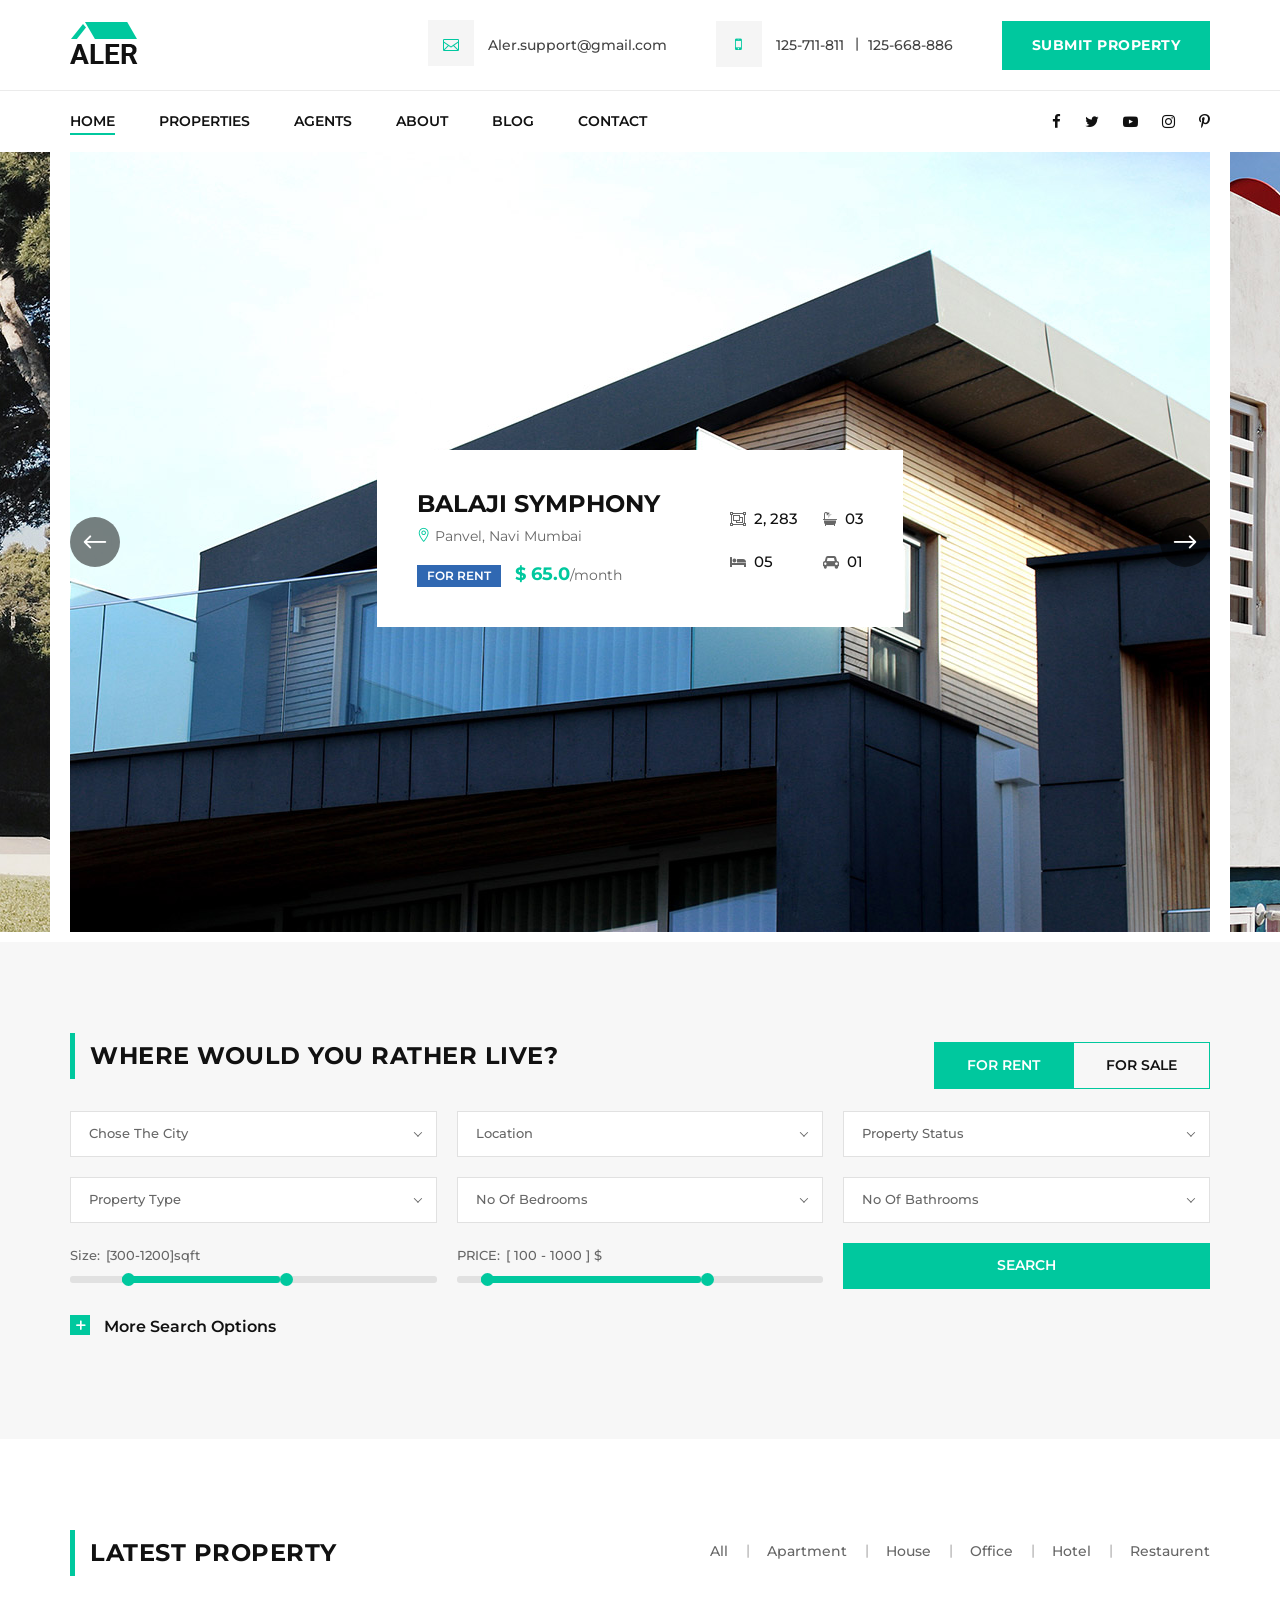
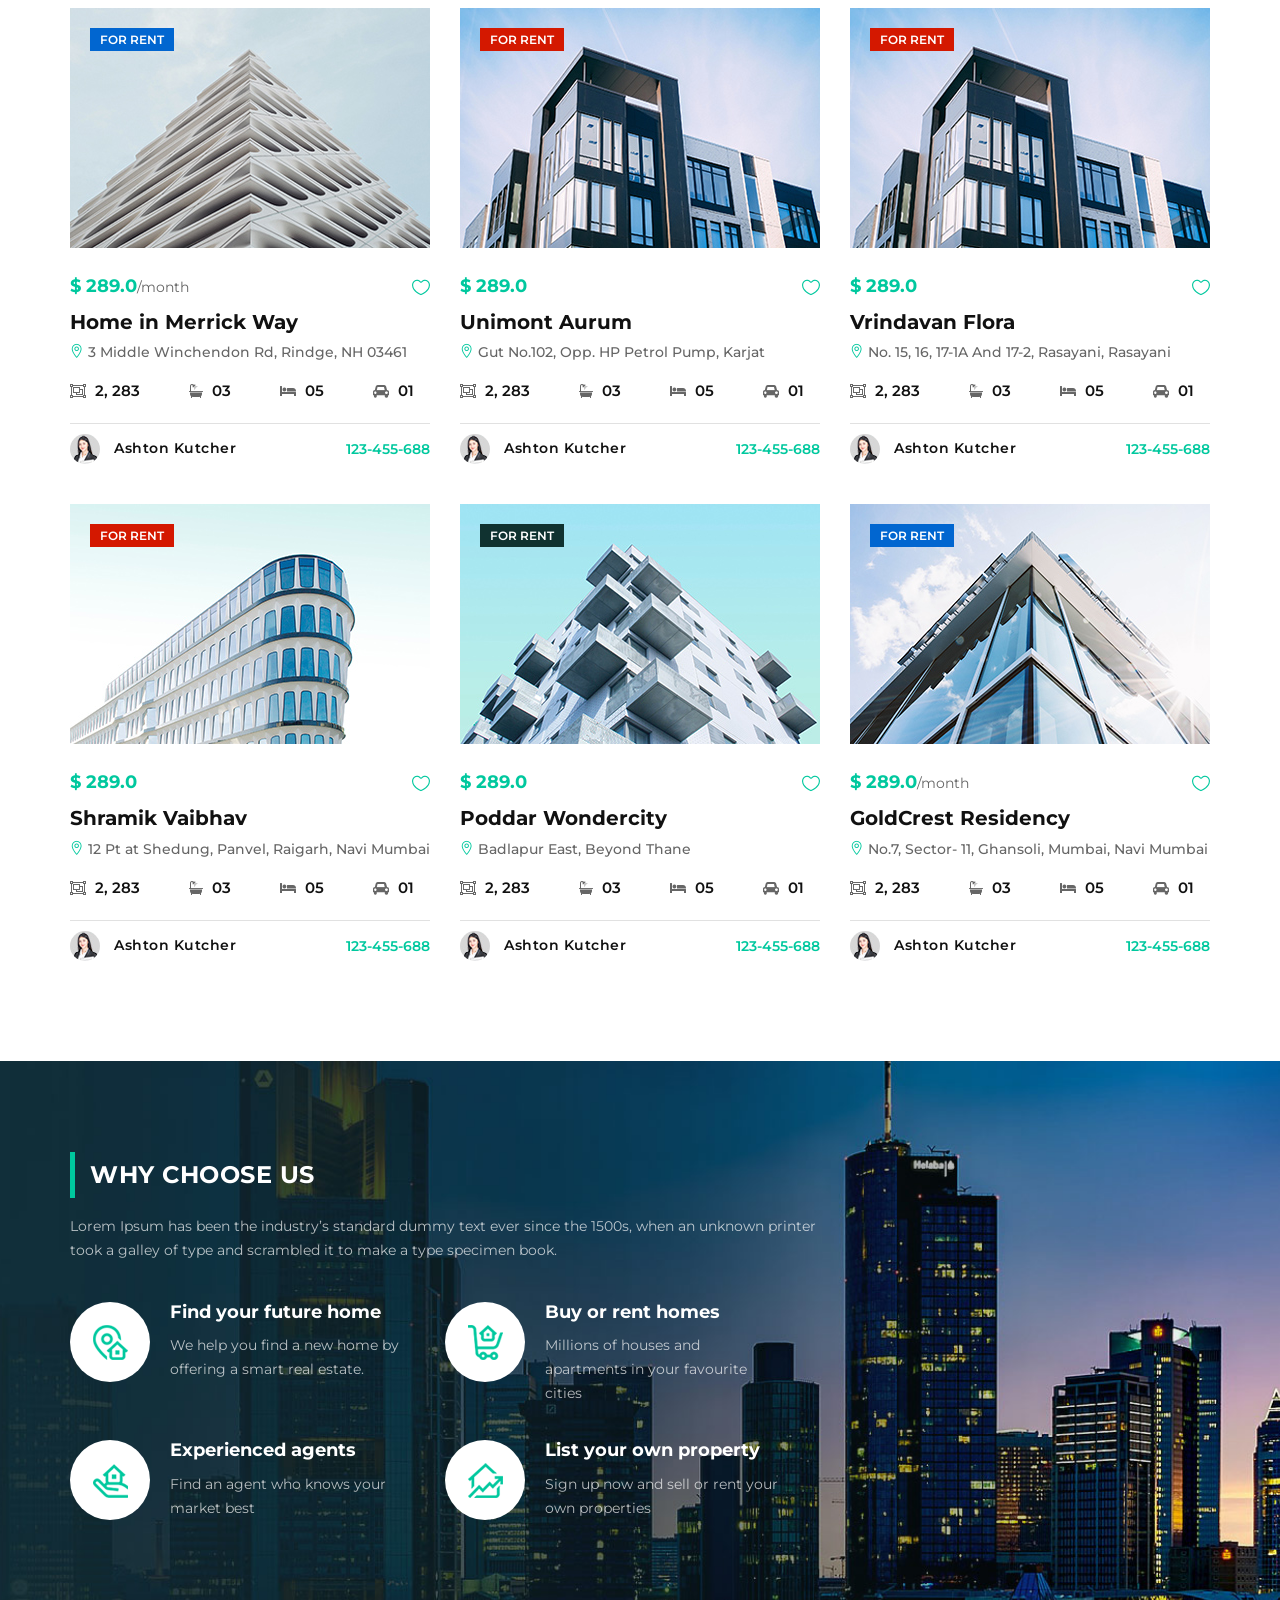
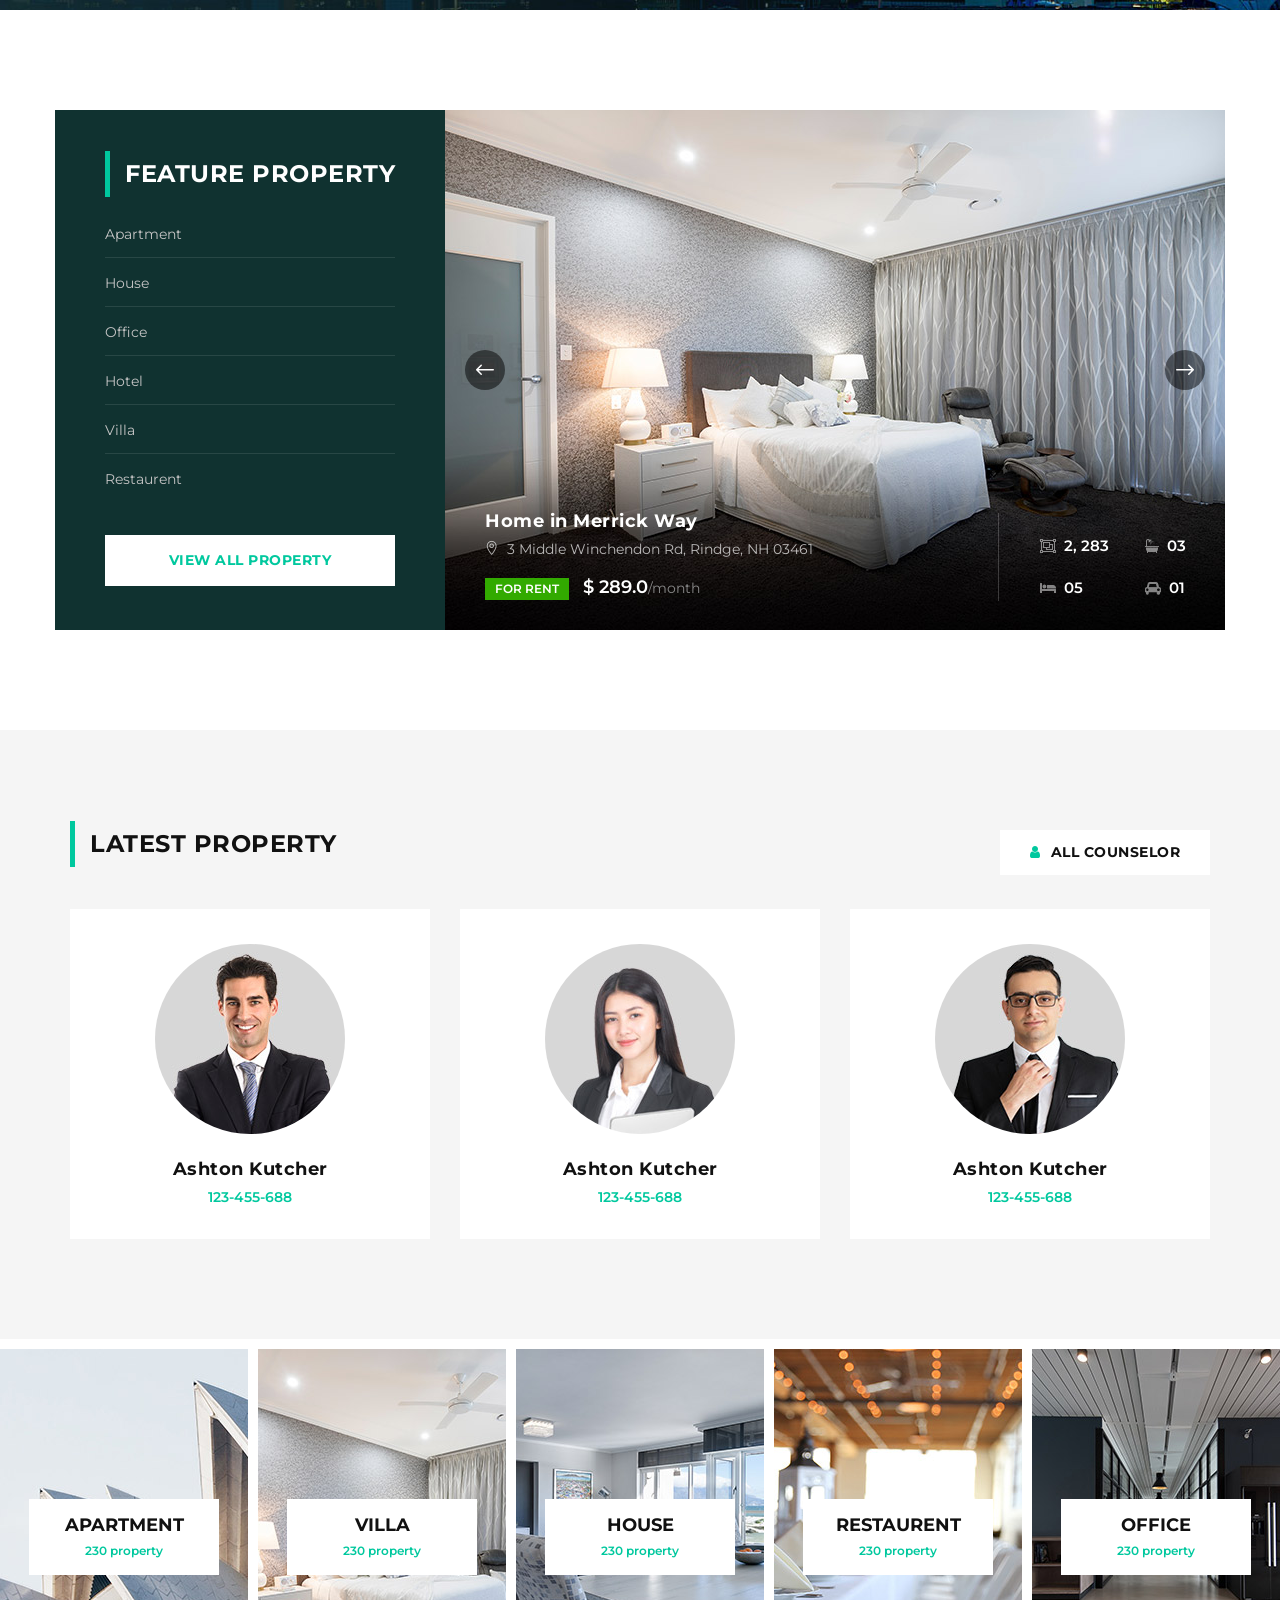
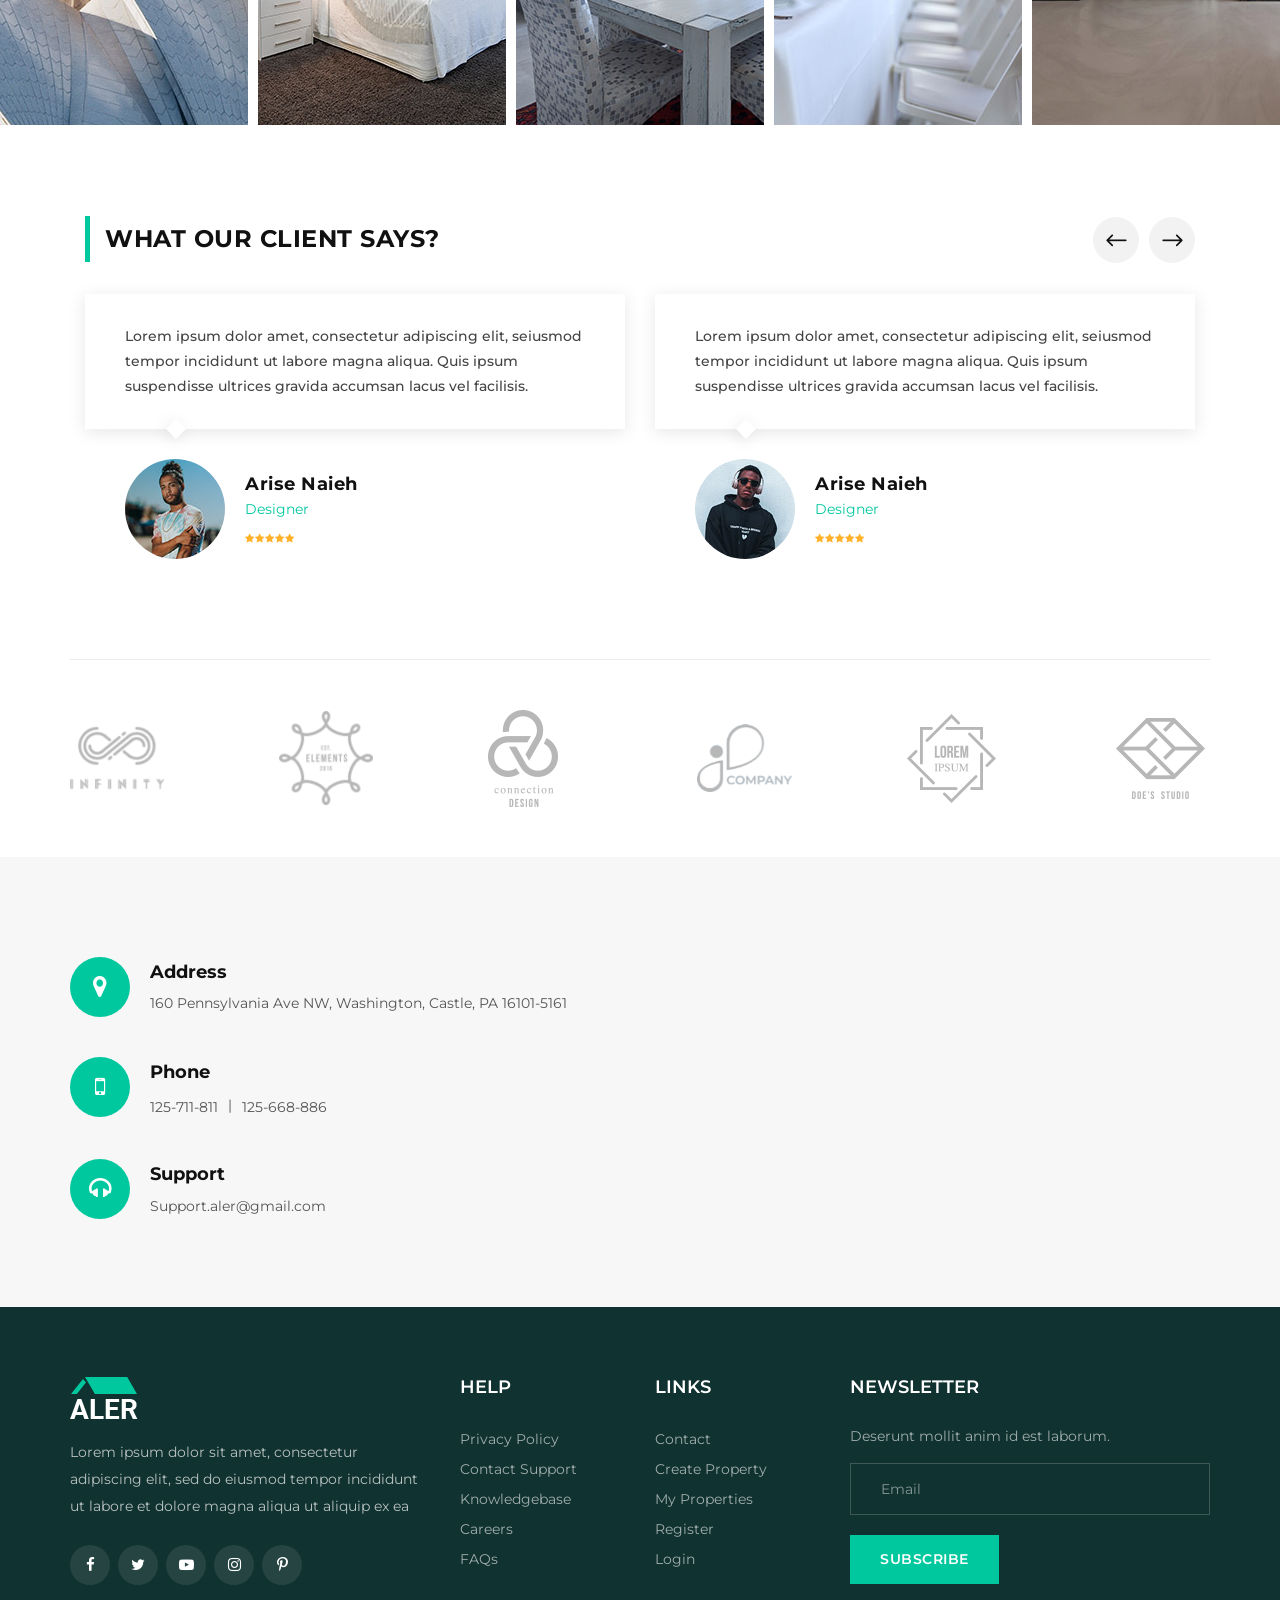
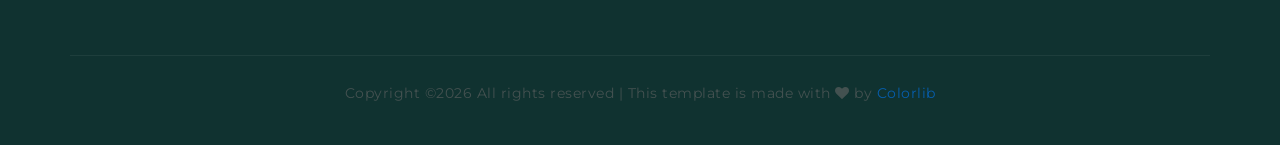
<file: rentalSystem/public/index.html>
<!DOCTYPE html>
<html lang="zxx">

<head>
    <meta charset="UTF-8">
    <meta name="description" content="Aler Template">
    <meta name="keywords" content="Aler, unica, creative, html">
    <meta name="viewport" content="width=device-width, initial-scale=1.0">
    <meta http-equiv="X-UA-Compatible" content="ie=edge">
    <title>Aler | Template</title>

    <!-- Google Font -->
    <link href="https://fonts.googleapis.com/css?family=Montserrat:300,400,500,600,700,800,900&display=swap"
        rel="stylesheet">
    <link href="https://fonts.googleapis.com/css?family=Lato:400,700,900&display=swap" rel="stylesheet">

    <!-- Css Styles -->
    <link rel="stylesheet" href="css/bootstrap.min.css" type="text/css">
    <link rel="stylesheet" href="css/font-awesome.min.css" type="text/css">
    <link rel="stylesheet" href="css/elegant-icons.css" type="text/css">
    <link rel="stylesheet" href="css/jquery-ui.min.css" type="text/css">
    <link rel="stylesheet" href="css/nice-select.css" type="text/css">
    <link rel="stylesheet" href="css/owl.carousel.min.css" type="text/css">
    <link rel="stylesheet" href="css/magnific-popup.css" type="text/css">
    <link rel="stylesheet" href="css/slicknav.min.css" type="text/css">
    <link rel="stylesheet" href="css/style.css" type="text/css">
</head>

<body>
    <!-- Page Preloder -->
    <div id="preloder">
        <div class="loader"></div>
    </div>

    <!-- Offcanvas Menu Wrapper Begin -->
    <div class="offcanvas-menu-overlay"></div>
    <div class="offcanvas-menu-wrapper">
        <div class="canvas-close">
            <span class="icon_close"></span>
        </div>
        <div class="logo">
            <a href="./index.html">
                <img src="img/logo.png" alt="">
            </a>
        </div>
        <div id="mobile-menu-wrap"></div>
        <div class="om-widget">
            <ul>
                <li><i class="icon_mail_alt"></i> Aler.support@gmail.com</li>
                <li><i class="fa fa-mobile-phone"></i> 125-711-811 <span>125-668-886</span></li>
            </ul>
            <a href="#" class="hw-btn">Submit property</a>
        </div>
        <div class="om-social">
            <a href="#"><i class="fa fa-facebook"></i></a>
            <a href="#"><i class="fa fa-twitter"></i></a>
            <a href="#"><i class="fa fa-youtube-play"></i></a>
            <a href="#"><i class="fa fa-instagram"></i></a>
            <a href="#"><i class="fa fa-pinterest-p"></i></a>
        </div>
    </div>
    <!-- Offcanvas Menu Wrapper End -->

    <!-- Header Section Begin -->
    <header class="header-section">
        <div class="hs-top">
            <div class="container">
                <div class="row">
                    <div class="col-lg-2">
                        <div class="logo">
                            <a href="./index.html"><img src="img/logo.png" alt=""></a>
                        </div>
                    </div>
                    <div class="col-lg-10">
                        <div class="ht-widget">
                            <ul>
                                <li><i class="icon_mail_alt"></i> Aler.support@gmail.com</li>
                                <li><i class="fa fa-mobile-phone"></i> 125-711-811 <span>125-668-886</span></li>
                            </ul>
                            <a href="#" class="hw-btn">Submit property</a>
                        </div>
                    </div>
                </div>
                <div class="canvas-open">
                    <span class="icon_menu"></span>
                </div>
            </div>
        </div>
        <div class="hs-nav">
            <div class="container">
                <div class="row">
                    <div class="col-lg-9">
                        <nav class="nav-menu">
                            <ul>
                                <li class="active"><a href="./index.html">Home</a></li>
                                <li><a href="#">Properties</a>
                                    <ul class="dropdown">
                                        <li><a href="./property.html">Property Grid</a></li>
                                        <li><a href="./profile.html">Property List</a></li>
                                        <li><a href="./property-details.html">Property Detail</a></li>
                                        <li><a href="./property-comparison.html">Property Comperison</a></li>
                                        <li><a href="./property-submit.html">Property Submit</a></li>
                                    </ul>
                                </li>
                                <li><a href="./agents.html">Agents</a></li>
                                <li><a href="./about.html">About</a></li>
                                <li><a href="./blog.html">Blog</a></li>
                                <li><a href="./contact.html">Contact</a></li>
                            </ul>
                        </nav>
                    </div>
                    <div class="col-lg-3">
                        <div class="hn-social">
                            <a href="#"><i class="fa fa-facebook"></i></a>
                            <a href="#"><i class="fa fa-twitter"></i></a>
                            <a href="#"><i class="fa fa-youtube-play"></i></a>
                            <a href="#"><i class="fa fa-instagram"></i></a>
                            <a href="#"><i class="fa fa-pinterest-p"></i></a>
                        </div>
                    </div>
                </div>
            </div>
        </div>
    </header>
    <!-- Header End -->

    <!-- Hero Section Begin -->
    <section class="hero-section">
        <div class="container">
            <div class="hs-slider owl-carousel">
                <div class="hs-item set-bg" data-setbg="img/hero/hero-1.jpg">
                    <div class="row">
                        <div class="col-lg-12">
                            <div class="hc-inner-text">
                                <div class="hc-text">
                                    <h4>Balaji Symphony</h4>
                                    <p><span class="icon_pin_alt"></span> Panvel, Navi Mumbai</p>
                                    <div class="label">For Rent</div>
                                    <h5>$ 65.0<span>/month</span></h5>
                                </div>
                                <div class="hc-widget">
                                    <ul>
                                        <li><i class="fa fa-object-group"></i> 2, 283</li>
                                        <li><i class="fa fa-bathtub"></i> 03</li>
                                        <li><i class="fa fa-bed"></i> 05</li>
                                        <li><i class="fa fa-automobile"></i> 01</li>
                                    </ul>
                                </div>
                            </div>
                        </div>
                    </div>
                </div>
                <div class="hs-item set-bg" data-setbg="img/hero/hero-2.jpg">
                    <div class="row">
                        <div class="col-lg-12">
                            <div class="hc-inner-text">
                                <div class="hc-text">
                                    <h4>Balaji Symphony</h4>
                                    <p><span class="icon_pin_alt"></span> Panvel, Navi Mumbai</p>
                                    <div class="label">For Rent</div>
                                    <h5>$ 65.0<span>/month</span></h5>
                                </div>
                                <div class="hc-widget">
                                    <ul>
                                        <li><i class="fa fa-object-group"></i> 2, 283</li>
                                        <li><i class="fa fa-bathtub"></i> 03</li>
                                        <li><i class="fa fa-bed"></i> 05</li>
                                        <li><i class="fa fa-automobile"></i> 01</li>
                                    </ul>
                                </div>
                            </div>
                        </div>
                    </div>
                </div>
                <div class="hs-item set-bg" data-setbg="img/hero/hero-3.jpg">
                    <div class="row">
                        <div class="col-lg-12">
                            <div class="hc-inner-text">
                                <div class="hc-text">
                                    <h4>Balaji Symphony</h4>
                                    <p><span class="icon_pin_alt"></span> Panvel, Navi Mumbai</p>
                                    <div class="label">For Rent</div>
                                    <h5>$ 65.0<span>/month</span></h5>
                                </div>
                                <div class="hc-widget">
                                    <ul>
                                        <li><i class="fa fa-object-group"></i> 2, 283</li>
                                        <li><i class="fa fa-bathtub"></i> 03</li>
                                        <li><i class="fa fa-bed"></i> 05</li>
                                        <li><i class="fa fa-automobile"></i> 01</li>
                                    </ul>
                                </div>
                            </div>
                        </div>
                    </div>
                </div>
            </div>
        </div>
    </section>
    <!-- Hero Section End -->

    <!-- Search Section Begin -->
    <section class="search-section spad">
        <div class="container">
            <div class="row">
                <div class="col-lg-7">
                    <div class="section-title">
                        <h4>Where would you rather live?</h4>
                    </div>
                </div>
                <div class="col-lg-5">
                    <div class="change-btn">
                        <div class="cb-item">
                            <label for="cb-rent" class="active">
                                For Rent
                                <input type="radio" id="cb-rent">
                            </label>
                        </div>
                        <div class="cb-item">
                            <label for="cb-sale">
                                For Sale
                                <input type="radio" id="cb-sale">
                            </label>
                        </div>
                    </div>
                </div>
            </div>
            <div class="search-form-content">
                <form action="#" class="filter-form">
                    <select class="sm-width">
                        <option value="">Chose The City</option>
                    </select>
                    <select class="sm-width">
                        <option value="">Location</option>
                    </select>
                    <select class="sm-width">
                        <option value="">Property Status</option>
                    </select>
                    <select class="sm-width">
                        <option value="">Property Type</option>
                    </select>
                    <select class="sm-width">
                        <option value="">No Of Bedrooms</option>
                    </select>
                    <select class="sm-width">
                        <option value="">No Of Bathrooms</option>
                    </select>
                    <div class="room-size-range-wrap sm-width">
                        <div class="price-text">
                            <label for="roomsizeRange">Size:</label>
                            <input type="text" id="roomsizeRange" readonly>
                        </div>
                        <div id="roomsize-range" class="slider"></div>
                    </div>
                    <div class="price-range-wrap sm-width">
                        <div class="price-text">
                            <label for="priceRange">Price:</label>
                            <input type="text" id="priceRange" readonly>
                        </div>
                        <div id="price-range" class="slider"></div>
                    </div>
                    <button type="button" class="search-btn sm-width">Search</button>
                </form>
            </div>
            <div class="more-option">
                <div class="accordion" id="accordionExample">
                    <div class="card">
                        <div class="card-heading active">
                            <a data-toggle="collapse" data-target="#collapseOne">
                                More Search Options
                            </a>
                        </div>
                        <div id="collapseOne" class="collapse" data-parent="#accordionExample">
                            <div class="card-body">
                                <div class="mo-list">
                                    <div class="ml-column">
                                        <label for="air">Air conditioning
                                            <input type="checkbox" id="air">
                                            <span class="checkbox"></span>
                                        </label>
                                        <label for="lundry">Laundry
                                            <input type="checkbox" id="lundry">
                                            <span class="checkbox"></span>
                                        </label>
                                        <label for="refrigerator">Refrigerator
                                            <input type="checkbox" id="refrigerator">
                                            <span class="checkbox"></span>
                                        </label>
                                        <label for="washer">Washer
                                            <input type="checkbox" id="washer">
                                            <span class="checkbox"></span>
                                        </label>
                                    </div>
                                    <div class="ml-column">
                                        <label for="barbeque">Barbeque
                                            <input type="checkbox" id="barbeque">
                                            <span class="checkbox"></span>
                                        </label>
                                        <label for="lawn">Lawn
                                            <input type="checkbox" id="lawn">
                                            <span class="checkbox"></span>
                                        </label>
                                        <label for="sauna">Sauna
                                            <input type="checkbox" id="sauna">
                                            <span class="checkbox"></span>
                                        </label>
                                        <label for="wifi">Wifi
                                            <input type="checkbox" id="wifi">
                                            <span class="checkbox"></span>
                                        </label>
                                    </div>
                                    <div class="ml-column">
                                        <label for="dryer">Dryer
                                            <input type="checkbox" id="dryer">
                                            <span class="checkbox"></span>
                                        </label>
                                        <label for="microwave">Microwave
                                            <input type="checkbox" id="microwave">
                                            <span class="checkbox"></span>
                                        </label>
                                        <label for="pool">Swimming Pool
                                            <input type="checkbox" id="pool">
                                            <span class="checkbox"></span>
                                        </label>
                                        <label for="window">Window Coverings
                                            <input type="checkbox" id="window">
                                            <span class="checkbox"></span>
                                        </label>
                                    </div>
                                    <div class="ml-column last-column">
                                        <label for="gym">Gym
                                            <input type="checkbox" id="gym">
                                            <span class="checkbox"></span>
                                        </label>
                                        <label for="shower">OutdoorShower
                                            <input type="checkbox" id="shower">
                                            <span class="checkbox"></span>
                                        </label>
                                        <label for="tv">Tv Cable
                                            <input type="checkbox" id="tv">
                                            <span class="checkbox"></span>
                                        </label>
                                    </div>
                                </div>
                            </div>
                        </div>
                    </div>
                </div>
            </div>
        </div>
    </section>
    <!-- Search Section End -->

    <!-- Property Section Begin -->
    <section class="property-section latest-property-section spad">
        <div class="container">
            <div class="row">
                <div class="col-lg-5">
                    <div class="section-title">
                        <h4>Latest PROPERTY</h4>
                    </div>
                </div>
                <div class="col-lg-7">
                    <div class="property-controls">
                        <ul>
                            <li data-filter="all">All</li>
                            <li data-filter=".apart">Apartment</li>
                            <li data-filter=".house">House</li>
                            <li data-filter=".office">Office</li>
                            <li data-filter=".hotel">Hotel</li>
                            <li data-filter=".restaurent">Restaurent</li>
                        </ul>
                    </div>
                </div>
            </div>
            <div class="row property-filter">
                <div class="col-lg-4 col-md-6 mix all house">
                    <div class="property-item">
                        <div class="pi-pic set-bg" data-setbg="img/property/property-1.jpg">
                            <div class="label">For rent</div>
                        </div>
                        <div class="pi-text">
                            <a href="#" class="heart-icon"><span class="icon_heart_alt"></span></a>
                            <div class="pt-price">$ 289.0<span>/month</span></div>
                            <h5><a href="#">Home in Merrick Way</a></h5>
                            <p><span class="icon_pin_alt"></span> 3 Middle Winchendon Rd, Rindge, NH 03461</p>
                            <ul>
                                <li><i class="fa fa-object-group"></i> 2, 283</li>
                                <li><i class="fa fa-bathtub"></i> 03</li>
                                <li><i class="fa fa-bed"></i> 05</li>
                                <li><i class="fa fa-automobile"></i> 01</li>
                            </ul>
                            <div class="pi-agent">
                                <div class="pa-item">
                                    <div class="pa-info">
                                        <img src="img/property/posted-by/pb-1.jpg" alt="">
                                        <h6>Ashton Kutcher</h6>
                                    </div>
                                    <div class="pa-text">
                                        123-455-688
                                    </div>
                                </div>
                            </div>
                        </div>
                    </div>
                </div>
                <div class="col-lg-4 col-md-6 mix all restaurent hotel">
                    <div class="property-item">
                        <div class="pi-pic set-bg" data-setbg="img/property/property-2.jpg">
                            <div class="label c-red">For rent</div>
                        </div>
                        <div class="pi-text">
                            <a href="#" class="heart-icon"><span class="icon_heart_alt"></span></a>
                            <div class="pt-price">$ 289.0</div>
                            <h5><a href="#">Unimont Aurum</a></h5>
                            <p><span class="icon_pin_alt"></span> Gut No.102, Opp. HP Petrol Pump, Karjat</p>
                            <ul>
                                <li><i class="fa fa-object-group"></i> 2, 283</li>
                                <li><i class="fa fa-bathtub"></i> 03</li>
                                <li><i class="fa fa-bed"></i> 05</li>
                                <li><i class="fa fa-automobile"></i> 01</li>
                            </ul>
                            <div class="pi-agent">
                                <div class="pa-item">
                                    <div class="pa-info">
                                        <img src="img/property/posted-by/pb-1.jpg" alt="">
                                        <h6>Ashton Kutcher</h6>
                                    </div>
                                    <div class="pa-text">
                                        123-455-688
                                    </div>
                                </div>
                            </div>
                        </div>
                    </div>
                </div>
                <div class="col-lg-4 col-md-6 mix all apart office">
                    <div class="property-item">
                        <div class="pi-pic set-bg" data-setbg="img/property/property-2.jpg">
                            <div class="label c-red">For rent</div>
                        </div>
                        <div class="pi-text">
                            <a href="#" class="heart-icon"><span class="icon_heart_alt"></span></a>
                            <div class="pt-price">$ 289.0</div>
                            <h5><a href="#">Vrindavan Flora</a></h5>
                            <p><span class="icon_pin_alt"></span> No. 15, 16, 17-1A And 17-2, Rasayani, Rasayani</p>
                            <ul>
                                <li><i class="fa fa-object-group"></i> 2, 283</li>
                                <li><i class="fa fa-bathtub"></i> 03</li>
                                <li><i class="fa fa-bed"></i> 05</li>
                                <li><i class="fa fa-automobile"></i> 01</li>
                            </ul>
                            <div class="pi-agent">
                                <div class="pa-item">
                                    <div class="pa-info">
                                        <img src="img/property/posted-by/pb-1.jpg" alt="">
                                        <h6>Ashton Kutcher</h6>
                                    </div>
                                    <div class="pa-text">
                                        123-455-688
                                    </div>
                                </div>
                            </div>
                        </div>
                    </div>
                </div>
                <div class="col-lg-4 col-md-6 mix all hotel restaruent">
                    <div class="property-item">
                        <div class="pi-pic set-bg" data-setbg="img/property/property-4.jpg">
                            <div class="label c-red">For rent</div>
                        </div>
                        <div class="pi-text">
                            <a href="#" class="heart-icon"><span class="icon_heart_alt"></span></a>
                            <div class="pt-price">$ 289.0</div>
                            <h5><a href="#">Shramik Vaibhav</a></h5>
                            <p><span class="icon_pin_alt"></span> 12 Pt at Shedung, Panvel, Raigarh, Navi Mumbai</p>
                            <ul>
                                <li><i class="fa fa-object-group"></i> 2, 283</li>
                                <li><i class="fa fa-bathtub"></i> 03</li>
                                <li><i class="fa fa-bed"></i> 05</li>
                                <li><i class="fa fa-automobile"></i> 01</li>
                            </ul>
                            <div class="pi-agent">
                                <div class="pa-item">
                                    <div class="pa-info">
                                        <img src="img/property/posted-by/pb-1.jpg" alt="">
                                        <h6>Ashton Kutcher</h6>
                                    </div>
                                    <div class="pa-text">
                                        123-455-688
                                    </div>
                                </div>
                            </div>
                        </div>
                    </div>
                </div>
                <div class="col-lg-4 col-md-6 mix all office hotel">
                    <div class="property-item">
                        <div class="pi-pic set-bg" data-setbg="img/property/property-5.jpg">
                            <div class="label c-magenta">For rent</div>
                        </div>
                        <div class="pi-text">
                            <a href="#" class="heart-icon"><span class="icon_heart_alt"></span></a>
                            <div class="pt-price">$ 289.0</div>
                            <h5><a href="#">Poddar Wondercity</a></h5>
                            <p><span class="icon_pin_alt"></span> Badlapur East, Beyond Thane</p>
                            <ul>
                                <li><i class="fa fa-object-group"></i> 2, 283</li>
                                <li><i class="fa fa-bathtub"></i> 03</li>
                                <li><i class="fa fa-bed"></i> 05</li>
                                <li><i class="fa fa-automobile"></i> 01</li>
                            </ul>
                            <div class="pi-agent">
                                <div class="pa-item">
                                    <div class="pa-info">
                                        <img src="img/property/posted-by/pb-1.jpg" alt="">
                                        <h6>Ashton Kutcher</h6>
                                    </div>
                                    <div class="pa-text">
                                        123-455-688
                                    </div>
                                </div>
                            </div>
                        </div>
                    </div>
                </div>
                <div class="col-lg-4 col-md-6 mix house apart office">
                    <div class="property-item">
                        <div class="pi-pic set-bg" data-setbg="img/property/property-6.jpg">
                            <div class="label">For rent</div>
                        </div>
                        <div class="pi-text">
                            <a href="#" class="heart-icon"><span class="icon_heart_alt"></span></a>
                            <div class="pt-price">$ 289.0<span>/month</span></div>
                            <h5><a href="#">GoldCrest Residency</a></h5>
                            <p><span class="icon_pin_alt"></span> No.7, Sector- 11, Ghansoli, Mumbai, Navi Mumbai</p>
                            <ul>
                                <li><i class="fa fa-object-group"></i> 2, 283</li>
                                <li><i class="fa fa-bathtub"></i> 03</li>
                                <li><i class="fa fa-bed"></i> 05</li>
                                <li><i class="fa fa-automobile"></i> 01</li>
                            </ul>
                            <div class="pi-agent">
                                <div class="pa-item">
                                    <div class="pa-info">
                                        <img src="img/property/posted-by/pb-1.jpg" alt="">
                                        <h6>Ashton Kutcher</h6>
                                    </div>
                                    <div class="pa-text">
                                        123-455-688
                                    </div>
                                </div>
                            </div>
                        </div>
                    </div>
                </div>
            </div>
        </div>
    </section>
    <!-- Property Section End -->

    <!-- Chooseus Section Begin -->
    <section class="chooseus-section spad set-bg" data-setbg="img/chooseus/chooseus-bg.jpg">
        <div class="container">
            <div class="row">
                <div class="col-lg-8">
                    <div class="chooseus-text">
                        <div class="section-title">
                            <h4>Why choose us</h4>
                        </div>
                        <p>Lorem Ipsum has been the industry’s standard dummy text ever since the 1500s, when an unknown
                            printer took a galley of type and scrambled it to make a type specimen book.</p>
                    </div>
                    <div class="chooseus-features">
                        <div class="cf-item">
                            <div class="cf-pic">
                                <img src="img/chooseus/chooseus-icon-1.png" alt="">
                            </div>
                            <div class="cf-text">
                                <h5>Find your future home</h5>
                                <p>We help you find a new home by offering a smart real estate.</p>
                            </div>
                        </div>
                        <div class="cf-item">
                            <div class="cf-pic">
                                <img src="img/chooseus/chooseus-icon-2.png" alt="">
                            </div>
                            <div class="cf-text">
                                <h5>Buy or rent homes</h5>
                                <p>Millions of houses and apartments in your favourite cities</p>
                            </div>
                        </div>
                        <div class="cf-item">
                            <div class="cf-pic">
                                <img src="img/chooseus/chooseus-icon-3.png" alt="">
                            </div>
                            <div class="cf-text">
                                <h5>Experienced agents</h5>
                                <p>Find an agent who knows your market best</p>
                            </div>
                        </div>
                        <div class="cf-item">
                            <div class="cf-pic">
                                <img src="img/chooseus/chooseus-icon-4.png" alt="">
                            </div>
                            <div class="cf-text">
                                <h5>List your own property</h5>
                                <p>Sign up now and sell or rent your own properties</p>
                            </div>
                        </div>
                    </div>
                </div>
            </div>
        </div>
    </section>
    <!-- Chooseus Section End -->

    <!-- Feature Property Section Begin -->
    <section class="feature-property-section spad">
        <div class="container">
            <div class="row">
                <div class="col-lg-4 p-0">
                    <div class="feature-property-left">
                        <div class="section-title">
                            <h4>Feature PROPERTY</h4>
                        </div>
                        <ul>
                            <li>Apartment</li>
                            <li>House</li>
                            <li>Office</li>
                            <li>Hotel</li>
                            <li>Villa</li>
                            <li>Restaurent</li>
                        </ul>
                        <a href="#">View all property</a>
                    </div>
                </div>
                <div class="col-lg-8 p-0">
                    <div class="fp-slider owl-carousel">
                        <div class="fp-item set-bg" data-setbg="img/feature-property/fp-1.jpg">
                            <div class="fp-text">
                                <h5 class="title">Home in Merrick Way</h5>
                                <p><span class="icon_pin_alt"></span> 3 Middle Winchendon Rd, Rindge, NH 03461</p>
                                <div class="label">For Rent</div>
                                <h5>$ 289.0<span>/month</span></h5>
                                <ul>
                                    <li><i class="fa fa-object-group"></i> 2, 283</li>
                                    <li><i class="fa fa-bathtub"></i> 03</li>
                                    <li><i class="fa fa-bed"></i> 05</li>
                                    <li><i class="fa fa-automobile"></i> 01</li>
                                </ul>
                            </div>
                        </div>
                        <div class="fp-item set-bg" data-setbg="img/feature-property/fp-2.jpg">
                            <div class="fp-text">
                                <h5 class="title">Home in Merrick Way</h5>
                                <p><span class="icon_pin_alt"></span> 3 Middle Winchendon Rd, Rindge, NH 03461</p>
                                <div class="label">For Rent</div>
                                <h5>$ 289.0<span>/month</span></h5>
                                <ul>
                                    <li><i class="fa fa-object-group"></i> 2, 283</li>
                                    <li><i class="fa fa-bathtub"></i> 03</li>
                                    <li><i class="fa fa-bed"></i> 05</li>
                                    <li><i class="fa fa-automobile"></i> 01</li>
                                </ul>
                            </div>
                        </div>
                    </div>
                </div>
            </div>
        </div>
    </section>
    <!-- Feature Property Section End -->

    <!-- Team Section Begin -->
    <section class="team-section spad">
        <div class="container">
            <div class="row">
                <div class="col-lg-8 col-md-8">
                    <div class="section-title">
                        <h4>Latest Property</h4>
                    </div>
                </div>
                <div class="col-lg-4 col-md-4">
                    <div class="team-btn">
                        <a href="#"><i class="fa fa-user"></i> ALL counselor</a>
                    </div>
                </div>
            </div>
            <div class="row">
                <div class="col-md-4">
                    <div class="ts-item">
                        <div class="ts-text">
                            <img src="img/team/team-1.jpg" alt="">
                            <h5>Ashton Kutcher</h5>
                            <span>123-455-688</span>
                            <p>Ipsum dolor amet, consectetur adipiscing elit, eiusmod tempor incididunt lorem.</p>
                            <div class="ts-social">
                                <a href="#"><i class="fa fa-facebook"></i></a>
                                <a href="#"><i class="fa fa-twitter"></i></a>
                                <a href="#"><i class="fa fa-envelope-o"></i></a>
                            </div>
                        </div>
                    </div>
                </div>
                <div class="col-md-4">
                    <div class="ts-item">
                        <div class="ts-text">
                            <img src="img/team/team-2.jpg" alt="">
                            <h5>Ashton Kutcher</h5>
                            <span>123-455-688</span>
                            <p>Ipsum dolor amet, consectetur adipiscing elit, eiusmod tempor incididunt lorem.</p>
                            <div class="ts-social">
                                <a href="#"><i class="fa fa-facebook"></i></a>
                                <a href="#"><i class="fa fa-twitter"></i></a>
                                <a href="#"><i class="fa fa-envelope-o"></i></a>
                            </div>
                        </div>
                    </div>
                </div>
                <div class="col-md-4">
                    <div class="ts-item">
                        <div class="ts-text">
                            <img src="img/team/team-3.jpg" alt="">
                            <h5>Ashton Kutcher</h5>
                            <span>123-455-688</span>
                            <p>Ipsum dolor amet, consectetur adipiscing elit, eiusmod tempor incididunt lorem.</p>
                            <div class="ts-social">
                                <a href="#"><i class="fa fa-facebook"></i></a>
                                <a href="#"><i class="fa fa-twitter"></i></a>
                                <a href="#"><i class="fa fa-envelope-o"></i></a>
                            </div>
                        </div>
                    </div>
                </div>
            </div>
        </div>
    </section>
    <!-- Team Section End -->

    <!-- Categories Section Begin -->
    <section class="categories-section">
        <div class="cs-item-list">
            <div class="cs-item set-bg" data-setbg="img/categories/cat-1.jpg">
                <div class="cs-text">
                    <h5>Apartment</h5>
                    <span>230 property</span>
                </div>
            </div>
            <div class="cs-item set-bg" data-setbg="img/categories/cat-2.jpg">
                <div class="cs-text">
                    <h5>Villa</h5>
                    <span>230 property</span>
                </div>
            </div>
            <div class="cs-item set-bg" data-setbg="img/categories/cat-3.jpg">
                <div class="cs-text">
                    <h5>House</h5>
                    <span>230 property</span>
                </div>
            </div>
            <div class="cs-item set-bg" data-setbg="img/categories/cat-4.jpg">
                <div class="cs-text">
                    <h5>Restaurent</h5>
                    <span>230 property</span>
                </div>
            </div>
            <div class="cs-item set-bg" data-setbg="img/categories/cat-5.jpg">
                <div class="cs-text">
                    <h5>Office</h5>
                    <span>230 property</span>
                </div>
            </div>
        </div>
    </section>
    <!-- Categories Section End -->

    <!-- Testimonial Section Begin -->
    <section class="testimonial-section spad">
        <div class="container">
            <div class="row">
                <div class="col-lg-12">
                    <div class="section-title">
                        <h4>What our client says?</h4>
                    </div>
                </div>
            </div>
            <div class="row testimonial-slider owl-carousel">
                <div class="col-lg-6">
                    <div class="testimonial-item">
                        <div class="ti-text">
                            <p>Lorem ipsum dolor amet, consectetur adipiscing elit, seiusmod tempor incididunt ut labore
                                magna aliqua. Quis ipsum suspendisse ultrices gravida accumsan lacus vel facilisis.</p>
                        </div>
                        <div class="ti-author">
                            <div class="ta-pic">
                                <img src="img/testimonial-author/ta-1.jpg" alt="">
                            </div>
                            <div class="ta-text">
                                <h5>Arise Naieh</h5>
                                <span>Designer</span>
                                <div class="ta-rating">
                                    <i class="fa fa-star"></i>
                                    <i class="fa fa-star"></i>
                                    <i class="fa fa-star"></i>
                                    <i class="fa fa-star"></i>
                                    <i class="fa fa-star"></i>
                                </div>
                            </div>
                        </div>
                    </div>
                </div>
                <div class="col-lg-6">
                    <div class="testimonial-item">
                        <div class="ti-text">
                            <p>Lorem ipsum dolor amet, consectetur adipiscing elit, seiusmod tempor incididunt ut labore
                                magna aliqua. Quis ipsum suspendisse ultrices gravida accumsan lacus vel facilisis.</p>
                        </div>
                        <div class="ti-author">
                            <div class="ta-pic">
                                <img src="img/testimonial-author/ta-2.jpg" alt="">
                            </div>
                            <div class="ta-text">
                                <h5>Arise Naieh</h5>
                                <span>Designer</span>
                                <div class="ta-rating">
                                    <i class="fa fa-star"></i>
                                    <i class="fa fa-star"></i>
                                    <i class="fa fa-star"></i>
                                    <i class="fa fa-star"></i>
                                    <i class="fa fa-star"></i>
                                </div>
                            </div>
                        </div>
                    </div>
                </div>
                <div class="col-lg-6">
                    <div class="testimonial-item">
                        <div class="ti-text">
                            <p>Lorem ipsum dolor amet, consectetur adipiscing elit, seiusmod tempor incididunt ut labore
                                magna aliqua. Quis ipsum suspendisse ultrices gravida accumsan lacus vel facilisis.</p>
                        </div>
                        <div class="ti-author">
                            <div class="ta-pic">
                                <img src="img/testimonial-author/ta-1.jpg" alt="">
                            </div>
                            <div class="ta-text">
                                <h5>Arise Naieh</h5>
                                <span>Designer</span>
                                <div class="ta-rating">
                                    <i class="fa fa-star"></i>
                                    <i class="fa fa-star"></i>
                                    <i class="fa fa-star"></i>
                                    <i class="fa fa-star"></i>
                                    <i class="fa fa-star"></i>
                                </div>
                            </div>
                        </div>
                    </div>
                </div>
            </div>
        </div>
    </section>
    <!-- Testimonial Section End -->

    <!-- Logo Carousel Begin -->
    <div class="logo-carousel">
        <div class="container">
            <div class="lc-slider owl-carousel">
                <a href="#" class="lc-item">
                    <div class="lc-item-inner">
                        <img src="img/logo-carousel/lc-1.png" alt="">
                    </div>
                </a>
                <a href="#" class="lc-item">
                    <div class="lc-item-inner">
                        <img src="img/logo-carousel/lc-2.png" alt="">
                    </div>
                </a>
                <a href="#" class="lc-item">
                    <div class="lc-item-inner">
                        <img src="img/logo-carousel/lc-3.png" alt="">
                    </div>
                </a>
                <a href="#" class="lc-item">
                    <div class="lc-item-inner">
                        <img src="img/logo-carousel/lc-4.png" alt="">
                    </div>
                </a>
                <a href="#" class="lc-item">
                    <div class="lc-item-inner">
                        <img src="img/logo-carousel/lc-5.png" alt="">
                    </div>
                </a>
                <a href="#" class="lc-item">
                    <div class="lc-item-inner">
                        <img src="img/logo-carousel/lc-6.png" alt="">
                    </div>
                </a>
            </div>
        </div>
    </div>
    <!-- Logo Carousel End -->

    <!-- Contact Section Begin -->
    <section class="contact-section">
        <div class="container">
            <div class="row">
                <div class="col-lg-6">
                    <div class="contact-info">
                        <div class="ci-item">
                            <div class="ci-icon">
                                <i class="fa fa-map-marker"></i>
                            </div>
                            <div class="ci-text">
                                <h5>Address</h5>
                                <p>160 Pennsylvania Ave NW, Washington, Castle, PA 16101-5161</p>
                            </div>
                        </div>
                        <div class="ci-item">
                            <div class="ci-icon">
                                <i class="fa fa-mobile"></i>
                            </div>
                            <div class="ci-text">
                                <h5>Phone</h5>
                                <ul>
                                    <li>125-711-811</li>
                                    <li>125-668-886</li>
                                </ul>
                            </div>
                        </div>
                        <div class="ci-item">
                            <div class="ci-icon">
                                <i class="fa fa-headphones"></i>
                            </div>
                            <div class="ci-text">
                                <h5>Support</h5>
                                <p>Support.aler@gmail.com</p>
                            </div>
                        </div>
                    </div>
                </div>
            </div>
        </div>
        <div class="cs-map">
            <iframe
                src="https://www.google.com/maps/embed?pb=!1m18!1m12!1m3!1d735515.5813275519!2d-80.41163541934742!3d43.93644386501528!2m3!1f0!2f0!3f0!3m2!1i1024!2i768!4f13.1!3m3!1m2!1s0x882a55bbf3de23d7%3A0x3ada5af229b47375!2sMono%2C%20ON%2C%20Canada!5e0!3m2!1sen!2sbd!4v1583262687289!5m2!1sen!2sbd"
                height="450" style="border:0;" allowfullscreen=""></iframe>
        </div>
    </section>
    <!-- Contact Section End -->

    <!-- Footer Section Begin -->
    <footer class="footer-section">
        <div class="container">
            <div class="row">
                <div class="col-lg-4 col-md-6">
                    <div class="fs-about">
                        <div class="fs-logo">
                            <a href="#">
                                <img src="img/f-logo.png" alt="">
                            </a>
                        </div>
                        <p>Lorem ipsum dolor sit amet, consectetur adipiscing elit, sed do eiusmod tempor incididunt ut
                            labore et dolore magna aliqua ut aliquip ex ea</p>
                        <div class="fs-social">
                            <a href="#"><i class="fa fa-facebook"></i></a>
                            <a href="#"><i class="fa fa-twitter"></i></a>
                            <a href="#"><i class="fa fa-youtube-play"></i></a>
                            <a href="#"><i class="fa fa-instagram"></i></a>
                            <a href="#"><i class="fa fa-pinterest-p"></i></a>
                        </div>
                    </div>
                </div>
                <div class="col-lg-2 col-sm-6">
                    <div class="fs-widget">
                        <h5>Help</h5>
                        <ul>
                            <li><a href="#">Privacy Policy</a></li>
                            <li><a href="#">Contact Support</a></li>
                            <li><a href="#">Knowledgebase</a></li>
                            <li><a href="#">Careers</a></li>
                            <li><a href="#">FAQs</a></li>
                        </ul>
                    </div>
                </div>
                <div class="col-lg-2 col-sm-6">
                    <div class="fs-widget">
                        <h5>Links</h5>
                        <ul>
                            <li><a href="#">Contact</a></li>
                            <li><a href="#">Create Property</a></li>
                            <li><a href="#">My Properties</a></li>
                            <li><a href="#">Register</a></li>
                            <li><a href="#">Login</a></li>
                        </ul>
                    </div>
                </div>
                <div class="col-lg-4 col-md-6">
                    <div class="fs-widget">
                        <h5>Newsletter</h5>
                        <p>Deserunt mollit anim id est laborum.</p>
                        <form action="#" class="subscribe-form">
                            <input type="text" placeholder="Email">
                            <button type="submit" class="site-btn">Subscribe</button>
                        </form>
                    </div>
                </div>
            </div>
            <div class="copyright-text">
                <p><!-- Link back to Colorlib can't be removed. Template is licensed under CC BY 3.0. -->
  Copyright &copy;<script>document.write(new Date().getFullYear());</script> All rights reserved | This template is made with <i class="fa fa-heart" aria-hidden="true"></i> by <a href="https://colorlib.com" target="_blank">Colorlib</a>
  <!-- Link back to Colorlib can't be removed. Template is licensed under CC BY 3.0. --></p>
            </div>
        </div>
    </footer>
    <!-- Footer Section End -->

    <!-- Js Plugins -->
    <script src="js/jquery-3.3.1.min.js"></script>
    <script src="js/bootstrap.min.js"></script>
    <script src="js/jquery.magnific-popup.min.js"></script>
    <script src="js/mixitup.min.js"></script>
    <script src="js/jquery-ui.min.js"></script>
    <script src="js/jquery.nice-select.min.js"></script>
    <script src="js/jquery.slicknav.js"></script>
    <script src="js/owl.carousel.min.js"></script>
    <script src="js/jquery.richtext.min.js"></script>
    <script src="js/image-uploader.min.js"></script>
    <script src="js/main.js"></script>
</body>

</html>
</file>
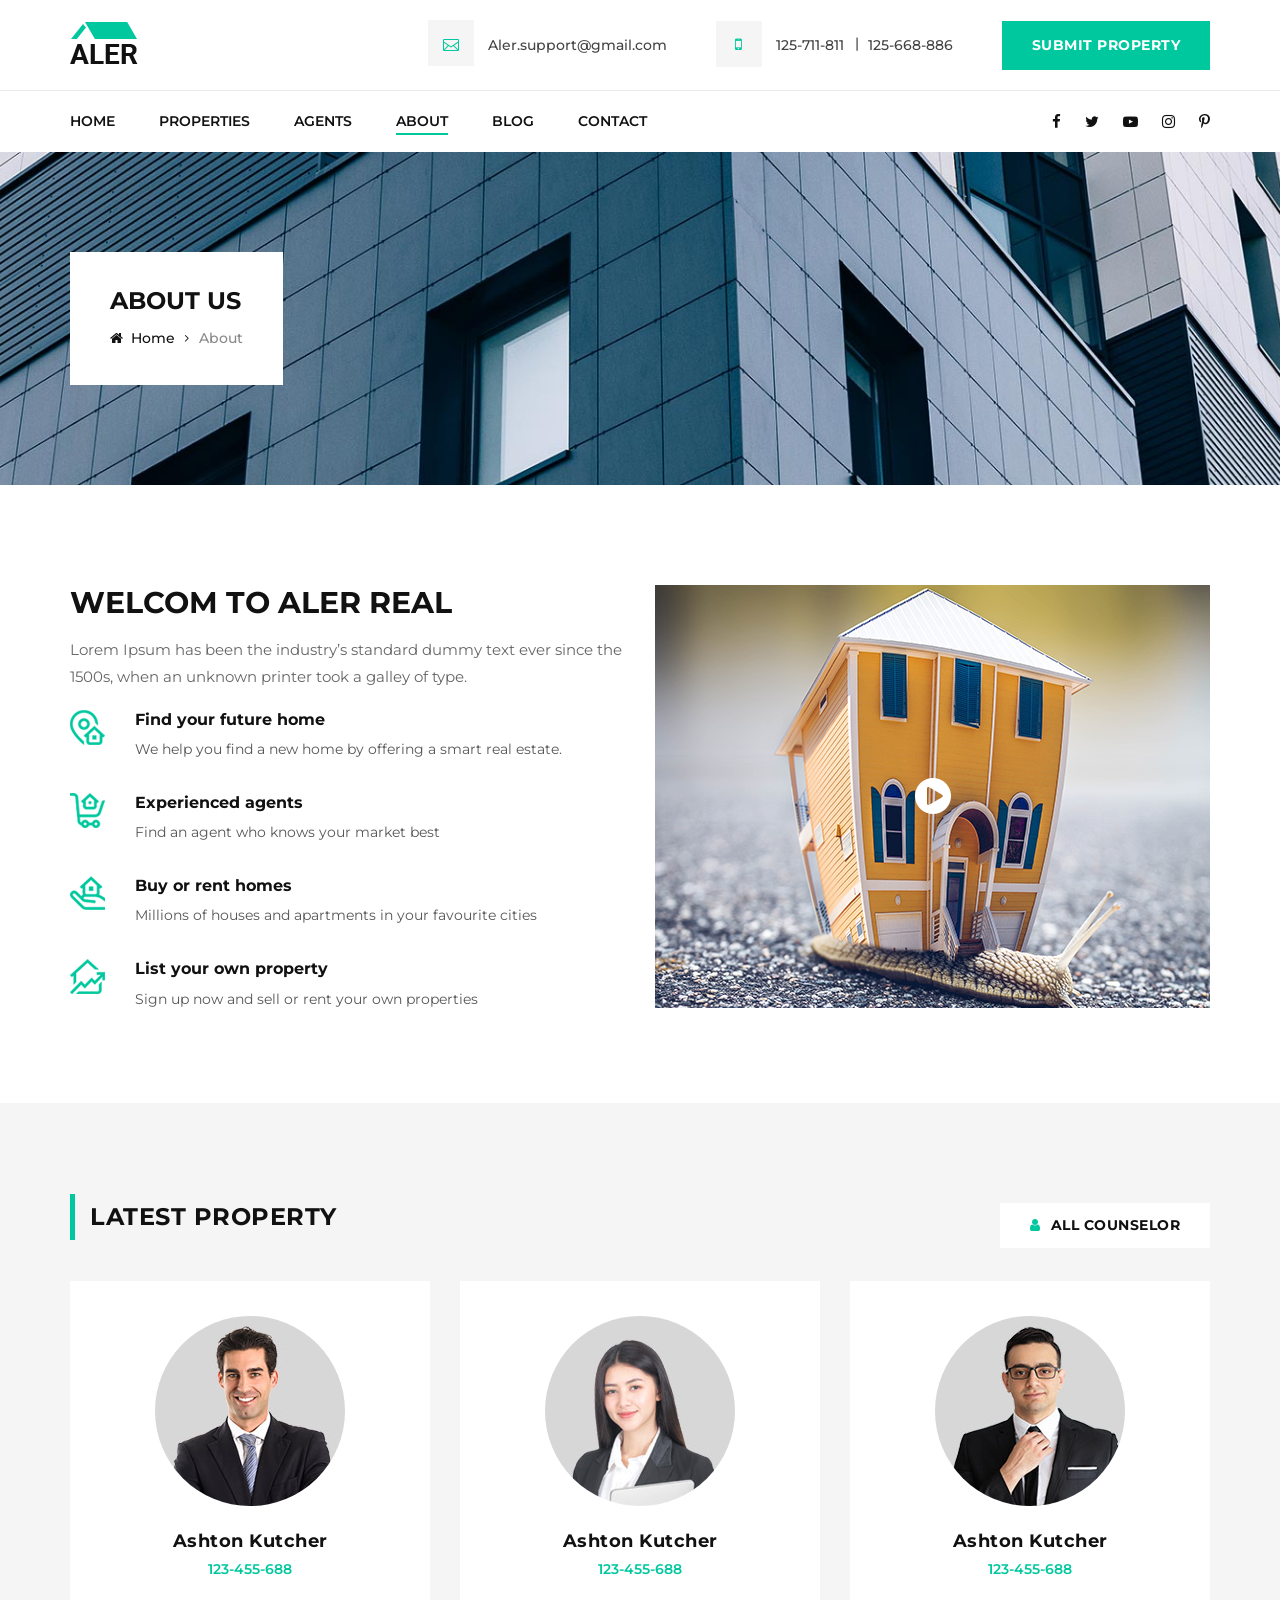
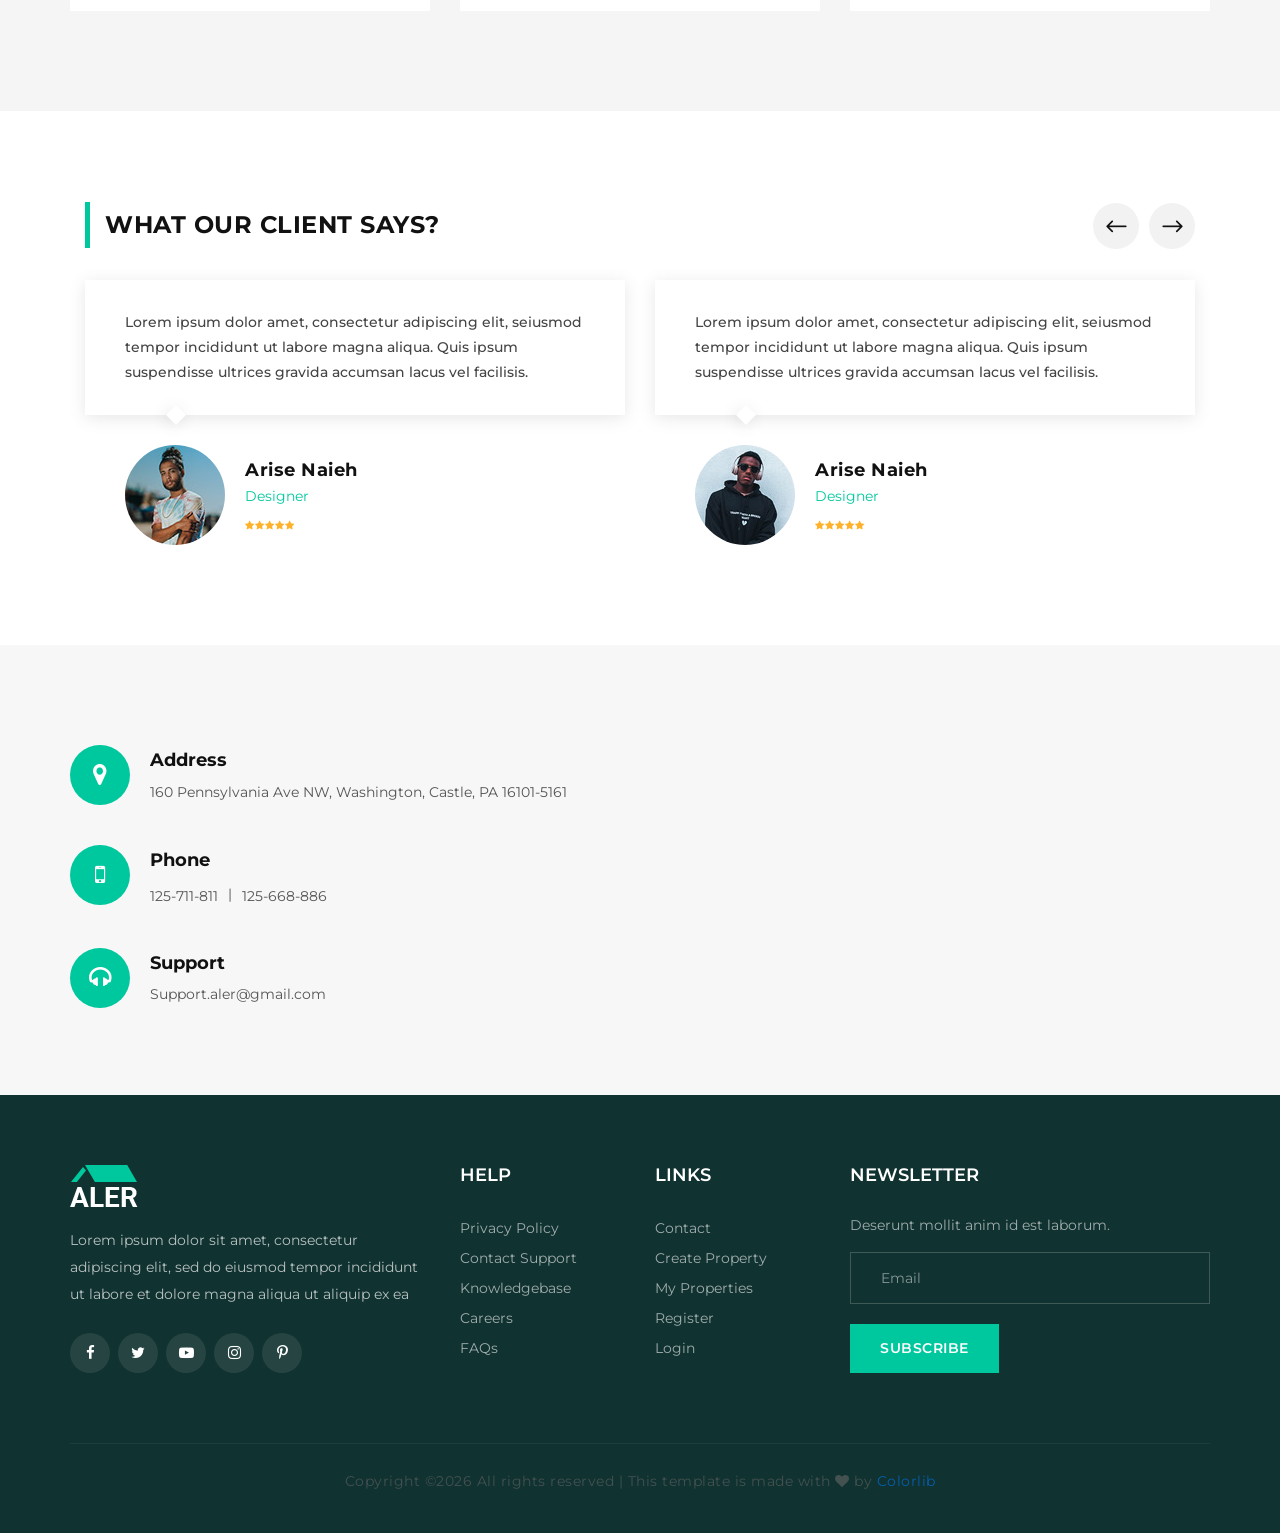
<file: rentalSystem/public/about.html>
<!DOCTYPE html>
<html lang="zxx">

<head>
    <meta charset="UTF-8">
    <meta name="description" content="Aler Template">
    <meta name="keywords" content="Aler, unica, creative, html">
    <meta name="viewport" content="width=device-width, initial-scale=1.0">
    <meta http-equiv="X-UA-Compatible" content="ie=edge">
    <title>Aler | Template</title>

    <!-- Google Font -->
    <link href="https://fonts.googleapis.com/css?family=Montserrat:300,400,500,600,700,800,900&display=swap"
        rel="stylesheet">
    <link href="https://fonts.googleapis.com/css?family=Lato:400,700,900&display=swap" rel="stylesheet">

    <!-- Css Styles -->
    <link rel="stylesheet" href="css/bootstrap.min.css" type="text/css">
    <link rel="stylesheet" href="css/font-awesome.min.css" type="text/css">
    <link rel="stylesheet" href="css/elegant-icons.css" type="text/css">
    <link rel="stylesheet" href="css/jquery-ui.min.css" type="text/css">
    <link rel="stylesheet" href="css/nice-select.css" type="text/css">
    <link rel="stylesheet" href="css/owl.carousel.min.css" type="text/css">
    <link rel="stylesheet" href="css/magnific-popup.css" type="text/css">
    <link rel="stylesheet" href="css/slicknav.min.css" type="text/css">
    <link rel="stylesheet" href="css/style.css" type="text/css">
</head>

<body>
    <!-- Page Preloder -->
    <div id="preloder">
        <div class="loader"></div>
    </div>

    <!-- Offcanvas Menu Wrapper Begin -->
    <div class="offcanvas-menu-overlay"></div>
    <div class="offcanvas-menu-wrapper">
        <div class="canvas-close">
            <span class="icon_close"></span>
        </div>
        <div class="logo">
            <a href="./index.html">
                <img src="img/logo.png" alt="">
            </a>
        </div>
        <div id="mobile-menu-wrap"></div>
        <div class="om-widget">
            <ul>
                <li><i class="icon_mail_alt"></i> Aler.support@gmail.com</li>
                <li><i class="fa fa-mobile-phone"></i> 125-711-811 <span>125-668-886</span></li>
            </ul>
            <a href="#" class="hw-btn">Submit property</a>
        </div>
        <div class="om-social">
            <a href="#"><i class="fa fa-facebook"></i></a>
            <a href="#"><i class="fa fa-twitter"></i></a>
            <a href="#"><i class="fa fa-youtube-play"></i></a>
            <a href="#"><i class="fa fa-instagram"></i></a>
            <a href="#"><i class="fa fa-pinterest-p"></i></a>
        </div>
    </div>
    <!-- Offcanvas Menu Wrapper End -->

    <!-- Header Section Begin -->
    <header class="header-section">
        <div class="hs-top">
            <div class="container">
                <div class="row">
                    <div class="col-lg-2">
                        <div class="logo">
                            <a href="./index.html"><img src="img/logo.png" alt=""></a>
                        </div>
                    </div>
                    <div class="col-lg-10">
                        <div class="ht-widget">
                            <ul>
                                <li><i class="icon_mail_alt"></i> Aler.support@gmail.com</li>
                                <li><i class="fa fa-mobile-phone"></i> 125-711-811 <span>125-668-886</span></li>
                            </ul>
                            <a href="#" class="hw-btn">Submit property</a>
                        </div>
                    </div>
                </div>
                <div class="canvas-open">
                    <span class="icon_menu"></span>
                </div>
            </div>
        </div>
        <div class="hs-nav">
            <div class="container">
                <div class="row">
                    <div class="col-lg-9">
                        <nav class="nav-menu">
                            <ul>
                                <li><a href="./index.html">Home</a></li>
                                <li><a href="#">Properties</a>
                                    <ul class="dropdown">
                                        <li><a href="./property.html">Property Grid</a></li>
                                        <li><a href="./profile.html">Property List</a></li>
                                        <li><a href="./property-details.html">Property Detail</a></li>
                                        <li><a href="./property-comparison.html">Property Comperison</a></li>
                                        <li><a href="./property-submit.html">Property Submit</a></li>
                                    </ul>
                                </li>
                                <li><a href="./agents.html">Agents</a></li>
                                <li class="active"><a href="./about.html">About</a></li>
                                <li><a href="./blog.html">Blog</a></li>
                                <li><a href="./contact.html">Contact</a></li>
                            </ul>
                        </nav>
                    </div>
                    <div class="col-lg-3">
                        <div class="hn-social">
                            <a href="#"><i class="fa fa-facebook"></i></a>
                            <a href="#"><i class="fa fa-twitter"></i></a>
                            <a href="#"><i class="fa fa-youtube-play"></i></a>
                            <a href="#"><i class="fa fa-instagram"></i></a>
                            <a href="#"><i class="fa fa-pinterest-p"></i></a>
                        </div>
                    </div>
                </div>
            </div>
        </div>
    </header>
    <!-- Header End -->

    <!-- Breadcrumb Section Begin -->
    <section class="breadcrumb-section spad set-bg" data-setbg="img/breadcrumb-bg.jpg">
        <div class="container">
            <div class="row">
                <div class="col-lg-12">
                    <div class="breadcrumb-text">
                        <h4>About us</h4>
                        <div class="bt-option">
                            <a href="./index.html"><i class="fa fa-home"></i> Home</a>
                            <span>About</span>
                        </div>
                    </div>
                </div>
            </div>
        </div>
    </section>
    <!-- Breadcrumb Section End -->

    <!-- About Section Begin -->
    <section class="about-section spad">
        <div class="container">
            <div class="row">
                <div class="col-lg-6">
                    <div class="about-text">
                        <div class="at-title">
                            <h3>Welcom to Aler REAL</h3>
                            <p>Lorem Ipsum has been the industry’s standard dummy text ever since the 1500s, when an
                                unknown printer took a galley of type.</p>
                        </div>
                        <div class="at-feature">
                            <div class="af-item">
                                <div class="af-icon">
                                    <img src="img/chooseus/chooseus-icon-1.png" alt="">
                                </div>
                                <div class="af-text">
                                    <h6>Find your future home</h6>
                                    <p>We help you find a new home by offering a smart real estate.</p>
                                </div>
                            </div>
                            <div class="af-item">
                                <div class="af-icon">
                                    <img src="img/chooseus/chooseus-icon-2.png" alt="">
                                </div>
                                <div class="af-text">
                                    <h6>Experienced agents</h6>
                                    <p>Find an agent who knows your market best</p>
                                </div>
                            </div>
                            <div class="af-item">
                                <div class="af-icon">
                                    <img src="img/chooseus/chooseus-icon-3.png" alt="">
                                </div>
                                <div class="af-text">
                                    <h6>Buy or rent homes</h6>
                                    <p>Millions of houses and apartments in your favourite cities</p>
                                </div>
                            </div>
                            <div class="af-item">
                                <div class="af-icon">
                                    <img src="img/chooseus/chooseus-icon-4.png" alt="">
                                </div>
                                <div class="af-text">
                                    <h6>List your own property</h6>
                                    <p>Sign up now and sell or rent your own properties</p>
                                </div>
                            </div>
                        </div>
                    </div>
                </div>
                <div class="col-lg-6">
                    <div class="about-pic set-bg" data-setbg="img/about-us.jpg">
                        <a href="https://www.youtube.com/watch?v=8EJ3zbKTWQ8" class="play-btn video-popup">
                            <i class="fa fa-play-circle"></i>
                        </a>
                    </div>
                </div>
            </div>
        </div>
    </section>
    <!-- About Section End -->

    <!-- Team Section Begin -->
    <section class="team-section spad">
        <div class="container">
            <div class="row">
                <div class="col-lg-8 col-md-8">
                    <div class="section-title">
                        <h4>Latest Property</h4>
                    </div>
                </div>
                <div class="col-lg-4 col-md-4">
                    <div class="team-btn">
                        <a href="#"><i class="fa fa-user"></i> ALL counselor</a>
                    </div>
                </div>
            </div>
            <div class="row">
                <div class="col-md-4">
                    <div class="ts-item">
                        <div class="ts-text">
                            <img src="img/team/team-1.jpg" alt="">
                            <h5>Ashton Kutcher</h5>
                            <span>123-455-688</span>
                            <p>Ipsum dolor amet, consectetur adipiscing elit, eiusmod tempor incididunt lorem.</p>
                            <div class="ts-social">
                                <a href="#"><i class="fa fa-facebook"></i></a>
                                <a href="#"><i class="fa fa-twitter"></i></a>
                                <a href="#"><i class="fa fa-envelope-o"></i></a>
                            </div>
                        </div>
                    </div>
                </div>
                <div class="col-md-4">
                    <div class="ts-item">
                        <div class="ts-text">
                            <img src="img/team/team-2.jpg" alt="">
                            <h5>Ashton Kutcher</h5>
                            <span>123-455-688</span>
                            <p>Ipsum dolor amet, consectetur adipiscing elit, eiusmod tempor incididunt lorem.</p>
                            <div class="ts-social">
                                <a href="#"><i class="fa fa-facebook"></i></a>
                                <a href="#"><i class="fa fa-twitter"></i></a>
                                <a href="#"><i class="fa fa-envelope-o"></i></a>
                            </div>
                        </div>
                    </div>
                </div>
                <div class="col-md-4">
                    <div class="ts-item">
                        <div class="ts-text">
                            <img src="img/team/team-3.jpg" alt="">
                            <h5>Ashton Kutcher</h5>
                            <span>123-455-688</span>
                            <p>Ipsum dolor amet, consectetur adipiscing elit, eiusmod tempor incididunt lorem.</p>
                            <div class="ts-social">
                                <a href="#"><i class="fa fa-facebook"></i></a>
                                <a href="#"><i class="fa fa-twitter"></i></a>
                                <a href="#"><i class="fa fa-envelope-o"></i></a>
                            </div>
                        </div>
                    </div>
                </div>
            </div>
        </div>
    </section>
    <!-- Team Section End -->

    <!-- Testimonial Section Begin -->
    <section class="testimonial-section spad">
        <div class="container">
            <div class="row">
                <div class="col-lg-12">
                    <div class="section-title">
                        <h4>What our client says?</h4>
                    </div>
                </div>
            </div>
            <div class="row testimonial-slider owl-carousel">
                <div class="col-lg-6">
                    <div class="testimonial-item">
                        <div class="ti-text">
                            <p>Lorem ipsum dolor amet, consectetur adipiscing elit, seiusmod tempor incididunt ut labore
                                magna aliqua. Quis ipsum suspendisse ultrices gravida accumsan lacus vel facilisis.</p>
                        </div>
                        <div class="ti-author">
                            <div class="ta-pic">
                                <img src="img/testimonial-author/ta-1.jpg" alt="">
                            </div>
                            <div class="ta-text">
                                <h5>Arise Naieh</h5>
                                <span>Designer</span>
                                <div class="ta-rating">
                                    <i class="fa fa-star"></i>
                                    <i class="fa fa-star"></i>
                                    <i class="fa fa-star"></i>
                                    <i class="fa fa-star"></i>
                                    <i class="fa fa-star"></i>
                                </div>
                            </div>
                        </div>
                    </div>
                </div>
                <div class="col-lg-6">
                    <div class="testimonial-item">
                        <div class="ti-text">
                            <p>Lorem ipsum dolor amet, consectetur adipiscing elit, seiusmod tempor incididunt ut labore
                                magna aliqua. Quis ipsum suspendisse ultrices gravida accumsan lacus vel facilisis.</p>
                        </div>
                        <div class="ti-author">
                            <div class="ta-pic">
                                <img src="img/testimonial-author/ta-2.jpg" alt="">
                            </div>
                            <div class="ta-text">
                                <h5>Arise Naieh</h5>
                                <span>Designer</span>
                                <div class="ta-rating">
                                    <i class="fa fa-star"></i>
                                    <i class="fa fa-star"></i>
                                    <i class="fa fa-star"></i>
                                    <i class="fa fa-star"></i>
                                    <i class="fa fa-star"></i>
                                </div>
                            </div>
                        </div>
                    </div>
                </div>
                <div class="col-lg-6">
                    <div class="testimonial-item">
                        <div class="ti-text">
                            <p>Lorem ipsum dolor amet, consectetur adipiscing elit, seiusmod tempor incididunt ut labore
                                magna aliqua. Quis ipsum suspendisse ultrices gravida accumsan lacus vel facilisis.</p>
                        </div>
                        <div class="ti-author">
                            <div class="ta-pic">
                                <img src="img/testimonial-author/ta-1.jpg" alt="">
                            </div>
                            <div class="ta-text">
                                <h5>Arise Naieh</h5>
                                <span>Designer</span>
                                <div class="ta-rating">
                                    <i class="fa fa-star"></i>
                                    <i class="fa fa-star"></i>
                                    <i class="fa fa-star"></i>
                                    <i class="fa fa-star"></i>
                                    <i class="fa fa-star"></i>
                                </div>
                            </div>
                        </div>
                    </div>
                </div>
            </div>
        </div>
    </section>
    <!-- Testimonial Section End -->

    <!-- Contact Section Begin -->
    <section class="contact-section">
        <div class="container">
            <div class="row">
                <div class="col-lg-6">
                    <div class="contact-info">
                        <div class="ci-item">
                            <div class="ci-icon">
                                <i class="fa fa-map-marker"></i>
                            </div>
                            <div class="ci-text">
                                <h5>Address</h5>
                                <p>160 Pennsylvania Ave NW, Washington, Castle, PA 16101-5161</p>
                            </div>
                        </div>
                        <div class="ci-item">
                            <div class="ci-icon">
                                <i class="fa fa-mobile"></i>
                            </div>
                            <div class="ci-text">
                                <h5>Phone</h5>
                                <ul>
                                    <li>125-711-811</li>
                                    <li>125-668-886</li>
                                </ul>
                            </div>
                        </div>
                        <div class="ci-item">
                            <div class="ci-icon">
                                <i class="fa fa-headphones"></i>
                            </div>
                            <div class="ci-text">
                                <h5>Support</h5>
                                <p>Support.aler@gmail.com</p>
                            </div>
                        </div>
                    </div>
                </div>
            </div>
        </div>
        <div class="cs-map">
            <iframe
                src="https://www.google.com/maps/embed?pb=!1m18!1m12!1m3!1d735515.5813275519!2d-80.41163541934742!3d43.93644386501528!2m3!1f0!2f0!3f0!3m2!1i1024!2i768!4f13.1!3m3!1m2!1s0x882a55bbf3de23d7%3A0x3ada5af229b47375!2sMono%2C%20ON%2C%20Canada!5e0!3m2!1sen!2sbd!4v1583262687289!5m2!1sen!2sbd"
                height="450" style="border:0;" allowfullscreen=""></iframe>
        </div>
    </section>
    <!-- Contact Section End -->

    <!-- Footer Section Begin -->
    <footer class="footer-section">
        <div class="container">
            <div class="row">
                <div class="col-lg-4 col-md-6">
                    <div class="fs-about">
                        <div class="fs-logo">
                            <a href="#">
                                <img src="img/f-logo.png" alt="">
                            </a>
                        </div>
                        <p>Lorem ipsum dolor sit amet, consectetur adipiscing elit, sed do eiusmod tempor incididunt ut
                            labore et dolore magna aliqua ut aliquip ex ea</p>
                        <div class="fs-social">
                            <a href="#"><i class="fa fa-facebook"></i></a>
                            <a href="#"><i class="fa fa-twitter"></i></a>
                            <a href="#"><i class="fa fa-youtube-play"></i></a>
                            <a href="#"><i class="fa fa-instagram"></i></a>
                            <a href="#"><i class="fa fa-pinterest-p"></i></a>
                        </div>
                    </div>
                </div>
                <div class="col-lg-2 col-sm-6">
                    <div class="fs-widget">
                        <h5>Help</h5>
                        <ul>
                            <li><a href="#">Privacy Policy</a></li>
                            <li><a href="#">Contact Support</a></li>
                            <li><a href="#">Knowledgebase</a></li>
                            <li><a href="#">Careers</a></li>
                            <li><a href="#">FAQs</a></li>
                        </ul>
                    </div>
                </div>
                <div class="col-lg-2 col-sm-6">
                    <div class="fs-widget">
                        <h5>Links</h5>
                        <ul>
                            <li><a href="#">Contact</a></li>
                            <li><a href="#">Create Property</a></li>
                            <li><a href="#">My Properties</a></li>
                            <li><a href="#">Register</a></li>
                            <li><a href="#">Login</a></li>
                        </ul>
                    </div>
                </div>
                <div class="col-lg-4 col-md-6">
                    <div class="fs-widget">
                        <h5>Newsletter</h5>
                        <p>Deserunt mollit anim id est laborum.</p>
                        <form action="#" class="subscribe-form">
                            <input type="text" placeholder="Email">
                            <button type="submit" class="site-btn">Subscribe</button>
                        </form>
                    </div>
                </div>
            </div>
            <div class="copyright-text">
                <p><!-- Link back to Colorlib can't be removed. Template is licensed under CC BY 3.0. -->
  Copyright &copy;<script>document.write(new Date().getFullYear());</script> All rights reserved | This template is made with <i class="fa fa-heart" aria-hidden="true"></i> by <a href="https://colorlib.com" target="_blank">Colorlib</a>
  <!-- Link back to Colorlib can't be removed. Template is licensed under CC BY 3.0. --></p>
            </div>
        </div>
    </footer>
    <!-- Footer Section End -->

    <!-- Js Plugins -->
    <script src="js/jquery-3.3.1.min.js"></script>
    <script src="js/bootstrap.min.js"></script>
    <script src="js/jquery.magnific-popup.min.js"></script>
    <script src="js/mixitup.min.js"></script>
    <script src="js/jquery-ui.min.js"></script>
    <script src="js/jquery.nice-select.min.js"></script>
    <script src="js/jquery.slicknav.js"></script>
    <script src="js/owl.carousel.min.js"></script>
    <script src="js/jquery.richtext.min.js"></script>
    <script src="js/image-uploader.min.js"></script>
    <script src="js/main.js"></script>
</body>

</html>
</file>
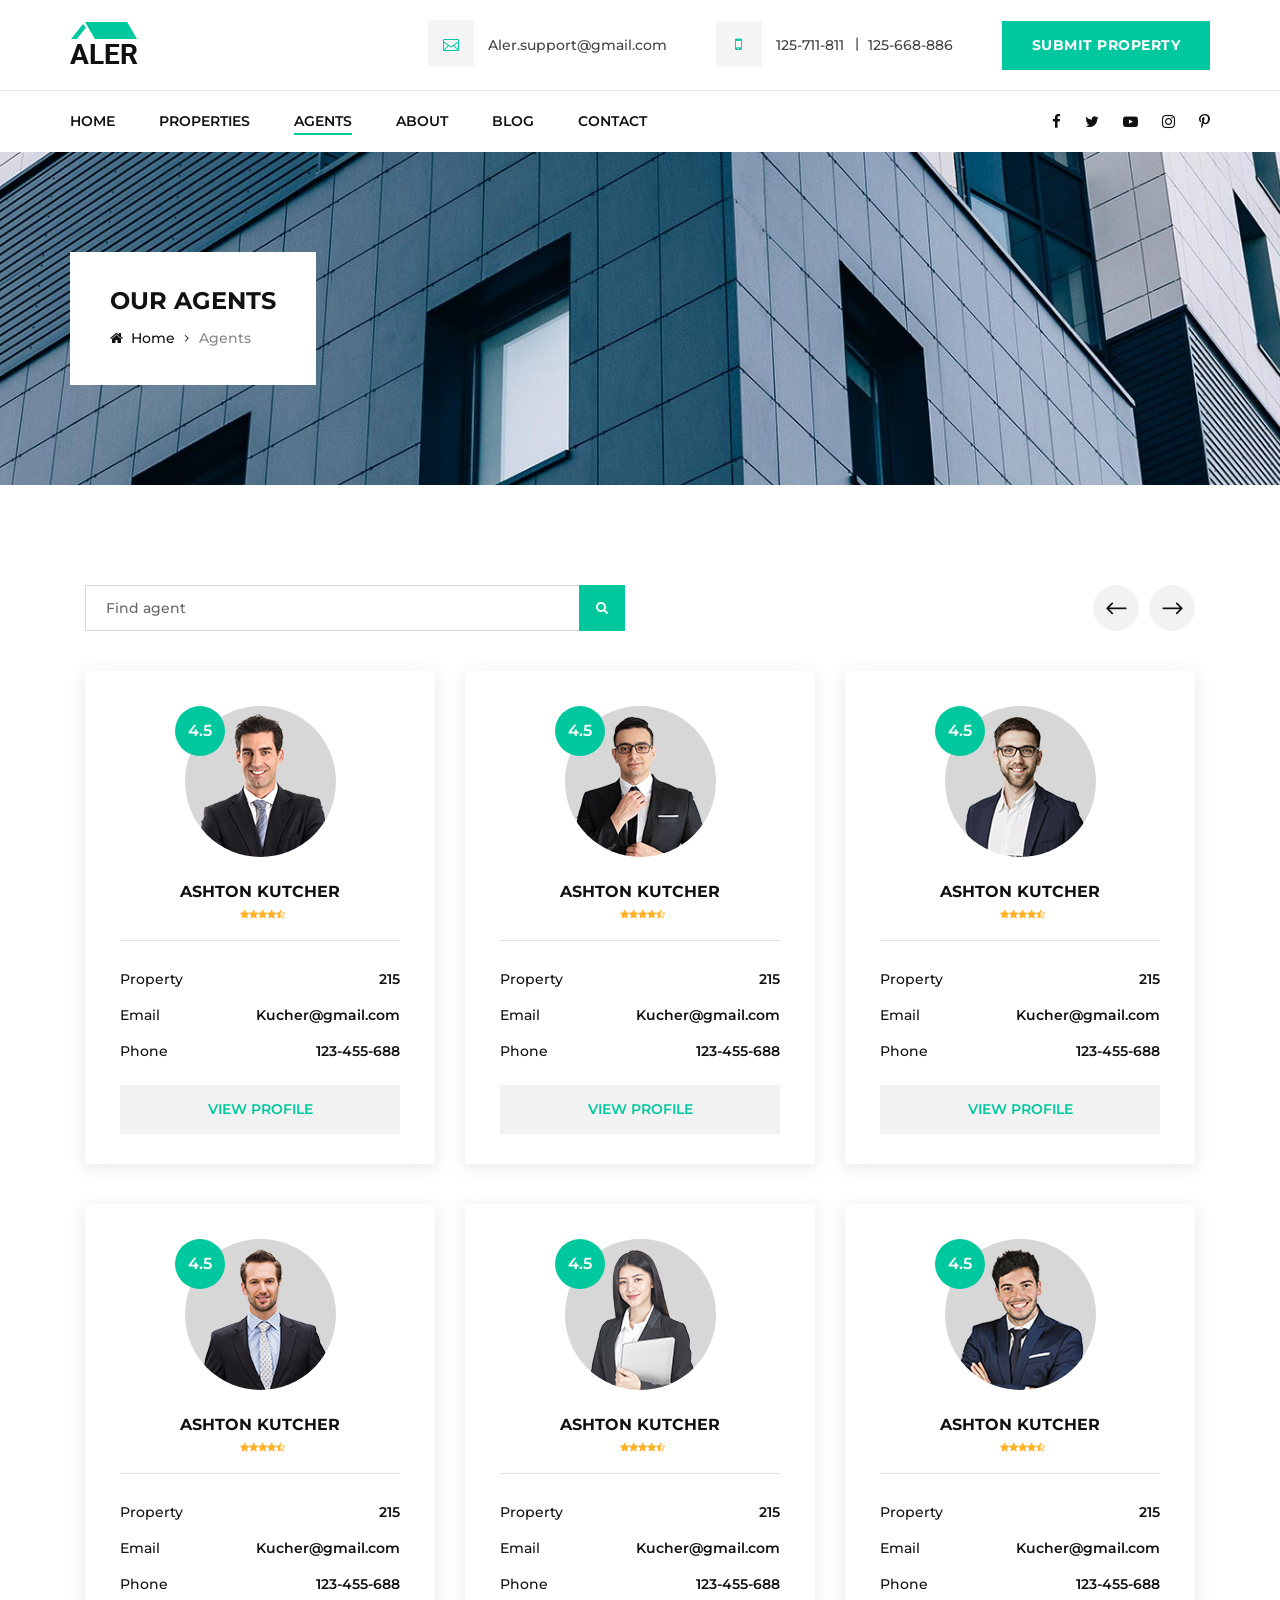
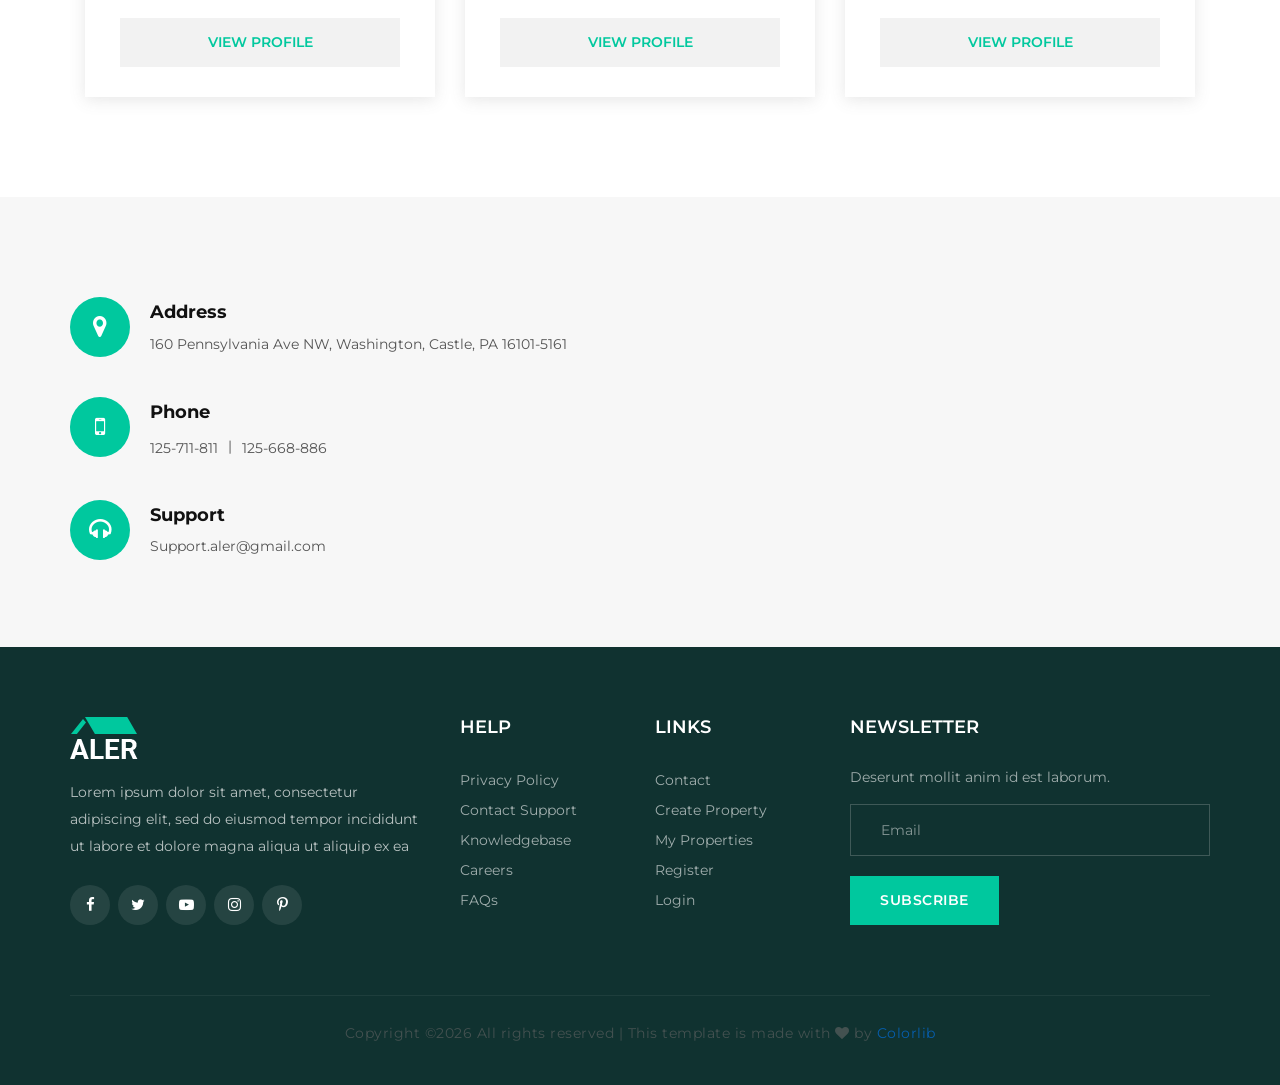
<file: rentalSystem/public/agents.html>
<!DOCTYPE html>
<html lang="zxx">

<head>
    <meta charset="UTF-8">
    <meta name="description" content="Aler Template">
    <meta name="keywords" content="Aler, unica, creative, html">
    <meta name="viewport" content="width=device-width, initial-scale=1.0">
    <meta http-equiv="X-UA-Compatible" content="ie=edge">
    <title>Aler | Template</title>

    <!-- Google Font -->
    <link href="https://fonts.googleapis.com/css?family=Montserrat:300,400,500,600,700,800,900&display=swap" rel="stylesheet">
    <link href="https://fonts.googleapis.com/css?family=Lato:400,700,900&display=swap" rel="stylesheet">

    <!-- Css Styles -->
    <link rel="stylesheet" href="css/bootstrap.min.css" type="text/css">
    <link rel="stylesheet" href="css/font-awesome.min.css" type="text/css">
    <link rel="stylesheet" href="css/elegant-icons.css" type="text/css">
    <link rel="stylesheet" href="css/jquery-ui.min.css" type="text/css">
    <link rel="stylesheet" href="css/nice-select.css" type="text/css">
    <link rel="stylesheet" href="css/owl.carousel.min.css" type="text/css">
    <link rel="stylesheet" href="css/magnific-popup.css" type="text/css">
    <link rel="stylesheet" href="css/slicknav.min.css" type="text/css">
    <link rel="stylesheet" href="css/style.css" type="text/css">
</head>

<body>
    <!-- Page Preloder -->
    <div id="preloder">
        <div class="loader"></div>
    </div>

    <!-- Offcanvas Menu Wrapper Begin -->
    <div class="offcanvas-menu-overlay"></div>
    <div class="offcanvas-menu-wrapper">
        <div class="canvas-close">
            <span class="icon_close"></span>
        </div>
        <div class="logo">
            <a href="./index.html">
                <img src="img/logo.png" alt="">
            </a>
        </div>
        <div id="mobile-menu-wrap"></div>
        <div class="om-widget">
            <ul>
                <li><i class="icon_mail_alt"></i> Aler.support@gmail.com</li>
                <li><i class="fa fa-mobile-phone"></i> 125-711-811 <span>125-668-886</span></li>
            </ul>
            <a href="#" class="hw-btn">Submit property</a>
        </div>
        <div class="om-social">
            <a href="#"><i class="fa fa-facebook"></i></a>
            <a href="#"><i class="fa fa-twitter"></i></a>
            <a href="#"><i class="fa fa-youtube-play"></i></a>
            <a href="#"><i class="fa fa-instagram"></i></a>
            <a href="#"><i class="fa fa-pinterest-p"></i></a>
        </div>
    </div>
    <!-- Offcanvas Menu Wrapper End -->

    <!-- Header Section Begin -->
    <header class="header-section">
        <div class="hs-top">
            <div class="container">
                <div class="row">
                    <div class="col-lg-2">
                        <div class="logo">
                            <a href="./index.html"><img src="img/logo.png" alt=""></a>
                        </div>
                    </div>
                    <div class="col-lg-10">
                        <div class="ht-widget">
                            <ul>
                                <li><i class="icon_mail_alt"></i> Aler.support@gmail.com</li>
                                <li><i class="fa fa-mobile-phone"></i> 125-711-811 <span>125-668-886</span></li>
                            </ul>
                            <a href="#" class="hw-btn">Submit property</a>
                        </div>
                    </div>
                </div>
                <div class="canvas-open">
                    <span class="icon_menu"></span>
                </div>
            </div>
        </div>
        <div class="hs-nav">
            <div class="container">
                <div class="row">
                    <div class="col-lg-9">
                        <nav class="nav-menu">
                            <ul>
                                <li><a href="./index.html">Home</a></li>
                                <li><a href="#">Properties</a>
                                    <ul class="dropdown">
                                        <li><a href="./property.html">Property Grid</a></li>
                                        <li><a href="./profile.html">Property List</a></li>
                                        <li><a href="./property-details.html">Property Detail</a></li>
                                        <li><a href="./property-comparison.html">Property Comperison</a></li>
                                        <li><a href="./property-submit.html">Property Submit</a></li>
                                    </ul>
                                </li>
                                <li class="active"><a href="./agents.html">Agents</a></li>
                                <li><a href="./about.html">About</a></li>
                                <li><a href="./blog.html">Blog</a></li>
                                <li><a href="./contact.html">Contact</a></li>
                            </ul>
                        </nav>
                    </div>
                    <div class="col-lg-3">
                        <div class="hn-social">
                            <a href="#"><i class="fa fa-facebook"></i></a>
                            <a href="#"><i class="fa fa-twitter"></i></a>
                            <a href="#"><i class="fa fa-youtube-play"></i></a>
                            <a href="#"><i class="fa fa-instagram"></i></a>
                            <a href="#"><i class="fa fa-pinterest-p"></i></a>
                        </div>
                    </div>
                </div>
            </div>
        </div>
    </header>
    <!-- Header End -->

    <!-- Breadcrumb Section Begin -->
    <section class="breadcrumb-section spad set-bg" data-setbg="img/breadcrumb-bg.jpg">
        <div class="container">
            <div class="row">
                <div class="col-lg-12">
                    <div class="breadcrumb-text">
                        <h4>Our Agents</h4>
                        <div class="bt-option">
                            <a href="./index.html"><i class="fa fa-home"></i> Home</a>
                            <span>Agents</span>
                        </div>
                    </div>
                </div>
            </div>
        </div>
    </section>
    <!-- Breadcrumb Section End -->

    <!-- Agent Section Begin -->
    <section class="agent-section spad">
        <div class="container">
            <div class="row">
                <div class="col-lg-6">
                    <div class="agent-search-form">
                        <form action="#">
                            <input type="text" placeholder="Find agent">
                            <button type="submit"><i class="fa fa-search"></i></button>
                        </form>
                    </div>
                </div>
            </div>
            <div class="as-slider owl-carousel">
                <div class="row">
                    <div class="col-lg-4 col-md-6">
                        <div class="as-item">
                            <div class="as-pic">
                                <img src="img/agents/agent-1.jpg" alt="">
                                <div class="rating-point">
                                    4.5
                                </div>
                            </div>
                            <div class="as-text">
                                <div class="at-title">
                                    <h6>Ashton Kutcher</h6>
                                    <div class="rating-star">
                                        <i class="fa fa-star"></i>
                                        <i class="fa fa-star"></i>
                                        <i class="fa fa-star"></i>
                                        <i class="fa fa-star"></i>
                                        <i class="fa fa-star-half-o"></i>
                                    </div>
                                </div>
                                <ul>
                                    <li>Property <span>215</span></li>
                                    <li>Email <span>Kucher@gmail.com</span></li>
                                    <li>Phone <span>123-455-688</span></li>
                                </ul>
                                <a href="#" class="primary-btn">View profile</a>
                            </div>
                        </div>
                    </div>
                    <div class="col-lg-4 col-md-6">
                        <div class="as-item">
                            <div class="as-pic">
                                <img src="img/agents/agent-2.jpg" alt="">
                                <div class="rating-point">
                                    4.5
                                </div>
                            </div>
                            <div class="as-text">
                                <div class="at-title">
                                    <h6>Ashton Kutcher</h6>
                                    <div class="rating-star">
                                        <i class="fa fa-star"></i>
                                        <i class="fa fa-star"></i>
                                        <i class="fa fa-star"></i>
                                        <i class="fa fa-star"></i>
                                        <i class="fa fa-star-half-o"></i>
                                    </div>
                                </div>
                                <ul>
                                    <li>Property <span>215</span></li>
                                    <li>Email <span>Kucher@gmail.com</span></li>
                                    <li>Phone <span>123-455-688</span></li>
                                </ul>
                                <a href="#" class="primary-btn">View profile</a>
                            </div>
                        </div>
                    </div>
                    <div class="col-lg-4 col-md-6">
                        <div class="as-item">
                            <div class="as-pic">
                                <img src="img/agents/agent-3.jpg" alt="">
                                <div class="rating-point">
                                    4.5
                                </div>
                            </div>
                            <div class="as-text">
                                <div class="at-title">
                                    <h6>Ashton Kutcher</h6>
                                    <div class="rating-star">
                                        <i class="fa fa-star"></i>
                                        <i class="fa fa-star"></i>
                                        <i class="fa fa-star"></i>
                                        <i class="fa fa-star"></i>
                                        <i class="fa fa-star-half-o"></i>
                                    </div>
                                </div>
                                <ul>
                                    <li>Property <span>215</span></li>
                                    <li>Email <span>Kucher@gmail.com</span></li>
                                    <li>Phone <span>123-455-688</span></li>
                                </ul>
                                <a href="#" class="primary-btn">View profile</a>
                            </div>
                        </div>
                    </div>
                    <div class="col-lg-4 col-md-6">
                        <div class="as-item">
                            <div class="as-pic">
                                <img src="img/agents/agent-4.jpg" alt="">
                                <div class="rating-point">
                                    4.5
                                </div>
                            </div>
                            <div class="as-text">
                                <div class="at-title">
                                    <h6>Ashton Kutcher</h6>
                                    <div class="rating-star">
                                        <i class="fa fa-star"></i>
                                        <i class="fa fa-star"></i>
                                        <i class="fa fa-star"></i>
                                        <i class="fa fa-star"></i>
                                        <i class="fa fa-star-half-o"></i>
                                    </div>
                                </div>
                                <ul>
                                    <li>Property <span>215</span></li>
                                    <li>Email <span>Kucher@gmail.com</span></li>
                                    <li>Phone <span>123-455-688</span></li>
                                </ul>
                                <a href="#" class="primary-btn">View profile</a>
                            </div>
                        </div>
                    </div>
                    <div class="col-lg-4 col-md-6">
                        <div class="as-item">
                            <div class="as-pic">
                                <img src="img/agents/agent-5.jpg" alt="">
                                <div class="rating-point">
                                    4.5
                                </div>
                            </div>
                            <div class="as-text">
                                <div class="at-title">
                                    <h6>Ashton Kutcher</h6>
                                    <div class="rating-star">
                                        <i class="fa fa-star"></i>
                                        <i class="fa fa-star"></i>
                                        <i class="fa fa-star"></i>
                                        <i class="fa fa-star"></i>
                                        <i class="fa fa-star-half-o"></i>
                                    </div>
                                </div>
                                <ul>
                                    <li>Property <span>215</span></li>
                                    <li>Email <span>Kucher@gmail.com</span></li>
                                    <li>Phone <span>123-455-688</span></li>
                                </ul>
                                <a href="#" class="primary-btn">View profile</a>
                            </div>
                        </div>
                    </div>
                    <div class="col-lg-4 col-md-6">
                        <div class="as-item">
                            <div class="as-pic">
                                <img src="img/agents/agent-6.jpg" alt="">
                                <div class="rating-point">
                                    4.5
                                </div>
                            </div>
                            <div class="as-text">
                                <div class="at-title">
                                    <h6>Ashton Kutcher</h6>
                                    <div class="rating-star">
                                        <i class="fa fa-star"></i>
                                        <i class="fa fa-star"></i>
                                        <i class="fa fa-star"></i>
                                        <i class="fa fa-star"></i>
                                        <i class="fa fa-star-half-o"></i>
                                    </div>
                                </div>
                                <ul>
                                    <li>Property <span>215</span></li>
                                    <li>Email <span>Kucher@gmail.com</span></li>
                                    <li>Phone <span>123-455-688</span></li>
                                </ul>
                                <a href="#" class="primary-btn">View profile</a>
                            </div>
                        </div>
                    </div>
                </div>
                <div class="row">
                    <div class="col-lg-4 col-md-6">
                        <div class="as-item">
                            <div class="as-pic">
                                <img src="img/agents/agent-1.jpg" alt="">
                                <div class="rating-point">
                                    4.5
                                </div>
                            </div>
                            <div class="as-text">
                                <div class="at-title">
                                    <h6>Ashton Kutcher</h6>
                                    <div class="rating-star">
                                        <i class="fa fa-star"></i>
                                        <i class="fa fa-star"></i>
                                        <i class="fa fa-star"></i>
                                        <i class="fa fa-star"></i>
                                        <i class="fa fa-star-half-o"></i>
                                    </div>
                                </div>
                                <ul>
                                    <li>Property <span>215</span></li>
                                    <li>Email <span>Kucher@gmail.com</span></li>
                                    <li>Phone <span>123-455-688</span></li>
                                </ul>
                                <a href="#" class="primary-btn">View profile</a>
                            </div>
                        </div>
                    </div>
                    <div class="col-lg-4 col-md-6">
                        <div class="as-item">
                            <div class="as-pic">
                                <img src="img/agents/agent-2.jpg" alt="">
                                <div class="rating-point">
                                    4.5
                                </div>
                            </div>
                            <div class="as-text">
                                <div class="at-title">
                                    <h6>Ashton Kutcher</h6>
                                    <div class="rating-star">
                                        <i class="fa fa-star"></i>
                                        <i class="fa fa-star"></i>
                                        <i class="fa fa-star"></i>
                                        <i class="fa fa-star"></i>
                                        <i class="fa fa-star-half-o"></i>
                                    </div>
                                </div>
                                <ul>
                                    <li>Property <span>215</span></li>
                                    <li>Email <span>Kucher@gmail.com</span></li>
                                    <li>Phone <span>123-455-688</span></li>
                                </ul>
                                <a href="#" class="primary-btn">View profile</a>
                            </div>
                        </div>
                    </div>
                    <div class="col-lg-4 col-md-6">
                        <div class="as-item">
                            <div class="as-pic">
                                <img src="img/agents/agent-3.jpg" alt="">
                                <div class="rating-point">
                                    4.5
                                </div>
                            </div>
                            <div class="as-text">
                                <div class="at-title">
                                    <h6>Ashton Kutcher</h6>
                                    <div class="rating-star">
                                        <i class="fa fa-star"></i>
                                        <i class="fa fa-star"></i>
                                        <i class="fa fa-star"></i>
                                        <i class="fa fa-star"></i>
                                        <i class="fa fa-star-half-o"></i>
                                    </div>
                                </div>
                                <ul>
                                    <li>Property <span>215</span></li>
                                    <li>Email <span>Kucher@gmail.com</span></li>
                                    <li>Phone <span>123-455-688</span></li>
                                </ul>
                                <a href="#" class="primary-btn">View profile</a>
                            </div>
                        </div>
                    </div>
                    <div class="col-lg-4 col-md-6">
                        <div class="as-item">
                            <div class="as-pic">
                                <img src="img/agents/agent-4.jpg" alt="">
                                <div class="rating-point">
                                    4.5
                                </div>
                            </div>
                            <div class="as-text">
                                <div class="at-title">
                                    <h6>Ashton Kutcher</h6>
                                    <div class="rating-star">
                                        <i class="fa fa-star"></i>
                                        <i class="fa fa-star"></i>
                                        <i class="fa fa-star"></i>
                                        <i class="fa fa-star"></i>
                                        <i class="fa fa-star-half-o"></i>
                                    </div>
                                </div>
                                <ul>
                                    <li>Property <span>215</span></li>
                                    <li>Email <span>Kucher@gmail.com</span></li>
                                    <li>Phone <span>123-455-688</span></li>
                                </ul>
                                <a href="#" class="primary-btn">View profile</a>
                            </div>
                        </div>
                    </div>
                    <div class="col-lg-4 col-md-6">
                        <div class="as-item">
                            <div class="as-pic">
                                <img src="img/agents/agent-5.jpg" alt="">
                                <div class="rating-point">
                                    4.5
                                </div>
                            </div>
                            <div class="as-text">
                                <div class="at-title">
                                    <h6>Ashton Kutcher</h6>
                                    <div class="rating-star">
                                        <i class="fa fa-star"></i>
                                        <i class="fa fa-star"></i>
                                        <i class="fa fa-star"></i>
                                        <i class="fa fa-star"></i>
                                        <i class="fa fa-star-half-o"></i>
                                    </div>
                                </div>
                                <ul>
                                    <li>Property <span>215</span></li>
                                    <li>Email <span>Kucher@gmail.com</span></li>
                                    <li>Phone <span>123-455-688</span></li>
                                </ul>
                                <a href="#" class="primary-btn">View profile</a>
                            </div>
                        </div>
                    </div>
                    <div class="col-lg-4 col-md-6">
                        <div class="as-item">
                            <div class="as-pic">
                                <img src="img/agents/agent-6.jpg" alt="">
                                <div class="rating-point">
                                    4.5
                                </div>
                            </div>
                            <div class="as-text">
                                <div class="at-title">
                                    <h6>Ashton Kutcher</h6>
                                    <div class="rating-star">
                                        <i class="fa fa-star"></i>
                                        <i class="fa fa-star"></i>
                                        <i class="fa fa-star"></i>
                                        <i class="fa fa-star"></i>
                                        <i class="fa fa-star-half-o"></i>
                                    </div>
                                </div>
                                <ul>
                                    <li>Property <span>215</span></li>
                                    <li>Email <span>Kucher@gmail.com</span></li>
                                    <li>Phone <span>123-455-688</span></li>
                                </ul>
                                <a href="#" class="primary-btn">View profile</a>
                            </div>
                        </div>
                    </div>
                </div>
            </div>
        </div>
    </section>
    <!-- Agent Section End -->

    <!-- Contact Section Begin -->
    <section class="contact-section">
        <div class="container">
            <div class="row">
                <div class="col-lg-6">
                    <div class="contact-info">
                        <div class="ci-item">
                            <div class="ci-icon">
                                <i class="fa fa-map-marker"></i>
                            </div>
                            <div class="ci-text">
                                <h5>Address</h5>
                                <p>160 Pennsylvania Ave NW, Washington, Castle, PA 16101-5161</p>
                            </div>
                        </div>
                        <div class="ci-item">
                            <div class="ci-icon">
                                <i class="fa fa-mobile"></i>
                            </div>
                            <div class="ci-text">
                                <h5>Phone</h5>
                                <ul>
                                    <li>125-711-811</li>
                                    <li>125-668-886</li>
                                </ul>
                            </div>
                        </div>
                        <div class="ci-item">
                            <div class="ci-icon">
                                <i class="fa fa-headphones"></i>
                            </div>
                            <div class="ci-text">
                                <h5>Support</h5>
                                <p>Support.aler@gmail.com</p>
                            </div>
                        </div>
                    </div>
                </div>
            </div>
        </div>
        <div class="cs-map">
            <iframe src="https://www.google.com/maps/embed?pb=!1m18!1m12!1m3!1d735515.5813275519!2d-80.41163541934742!3d43.93644386501528!2m3!1f0!2f0!3f0!3m2!1i1024!2i768!4f13.1!3m3!1m2!1s0x882a55bbf3de23d7%3A0x3ada5af229b47375!2sMono%2C%20ON%2C%20Canada!5e0!3m2!1sen!2sbd!4v1583262687289!5m2!1sen!2sbd" height="450" style="border:0;" allowfullscreen=""></iframe>
        </div>
    </section>
    <!-- Contact Section End -->

    <!-- Footer Section Begin -->
    <footer class="footer-section">
        <div class="container">
            <div class="row">
                <div class="col-lg-4 col-md-6">
                    <div class="fs-about">
                        <div class="fs-logo">
                            <a href="#">
                                <img src="img/f-logo.png" alt="">
                            </a>
                        </div>
                        <p>Lorem ipsum dolor sit amet, consectetur adipiscing elit, sed do eiusmod tempor incididunt ut
                            labore et dolore magna aliqua ut aliquip ex ea</p>
                        <div class="fs-social">
                            <a href="#"><i class="fa fa-facebook"></i></a>
                            <a href="#"><i class="fa fa-twitter"></i></a>
                            <a href="#"><i class="fa fa-youtube-play"></i></a>
                            <a href="#"><i class="fa fa-instagram"></i></a>
                            <a href="#"><i class="fa fa-pinterest-p"></i></a>
                        </div>
                    </div>
                </div>
                <div class="col-lg-2 col-sm-6">
                    <div class="fs-widget">
                        <h5>Help</h5>
                        <ul>
                            <li><a href="#">Privacy Policy</a></li>
                            <li><a href="#">Contact Support</a></li>
                            <li><a href="#">Knowledgebase</a></li>
                            <li><a href="#">Careers</a></li>
                            <li><a href="#">FAQs</a></li>
                        </ul>
                    </div>
                </div>
                <div class="col-lg-2 col-sm-6">
                    <div class="fs-widget">
                        <h5>Links</h5>
                        <ul>
                            <li><a href="#">Contact</a></li>
                            <li><a href="#">Create Property</a></li>
                            <li><a href="#">My Properties</a></li>
                            <li><a href="#">Register</a></li>
                            <li><a href="#">Login</a></li>
                        </ul>
                    </div>
                </div>
                <div class="col-lg-4 col-md-6">
                    <div class="fs-widget">
                        <h5>Newsletter</h5>
                        <p>Deserunt mollit anim id est laborum.</p>
                        <form action="#" class="subscribe-form">
                            <input type="text" placeholder="Email">
                            <button type="submit" class="site-btn">Subscribe</button>
                        </form>
                    </div>
                </div>
            </div>
            <div class="copyright-text">
                <p><!-- Link back to Colorlib can't be removed. Template is licensed under CC BY 3.0. -->
  Copyright &copy;<script>document.write(new Date().getFullYear());</script> All rights reserved | This template is made with <i class="fa fa-heart" aria-hidden="true"></i> by <a href="https://colorlib.com" target="_blank">Colorlib</a>
  <!-- Link back to Colorlib can't be removed. Template is licensed under CC BY 3.0. --></p>
            </div>
        </div>
    </footer>
    <!-- Footer Section End -->

    <!-- Js Plugins -->
    <script src="js/jquery-3.3.1.min.js"></script>
    <script src="js/bootstrap.min.js"></script>
    <script src="js/jquery.magnific-popup.min.js"></script>
    <script src="js/mixitup.min.js"></script>
    <script src="js/jquery-ui.min.js"></script>
    <script src="js/jquery.nice-select.min.js"></script>
    <script src="js/jquery.slicknav.js"></script>
    <script src="js/owl.carousel.min.js"></script>
    <script src="js/jquery.richtext.min.js"></script>
    <script src="js/image-uploader.min.js"></script>
    <script src="js/main.js"></script>
</body>

</html>
</file>
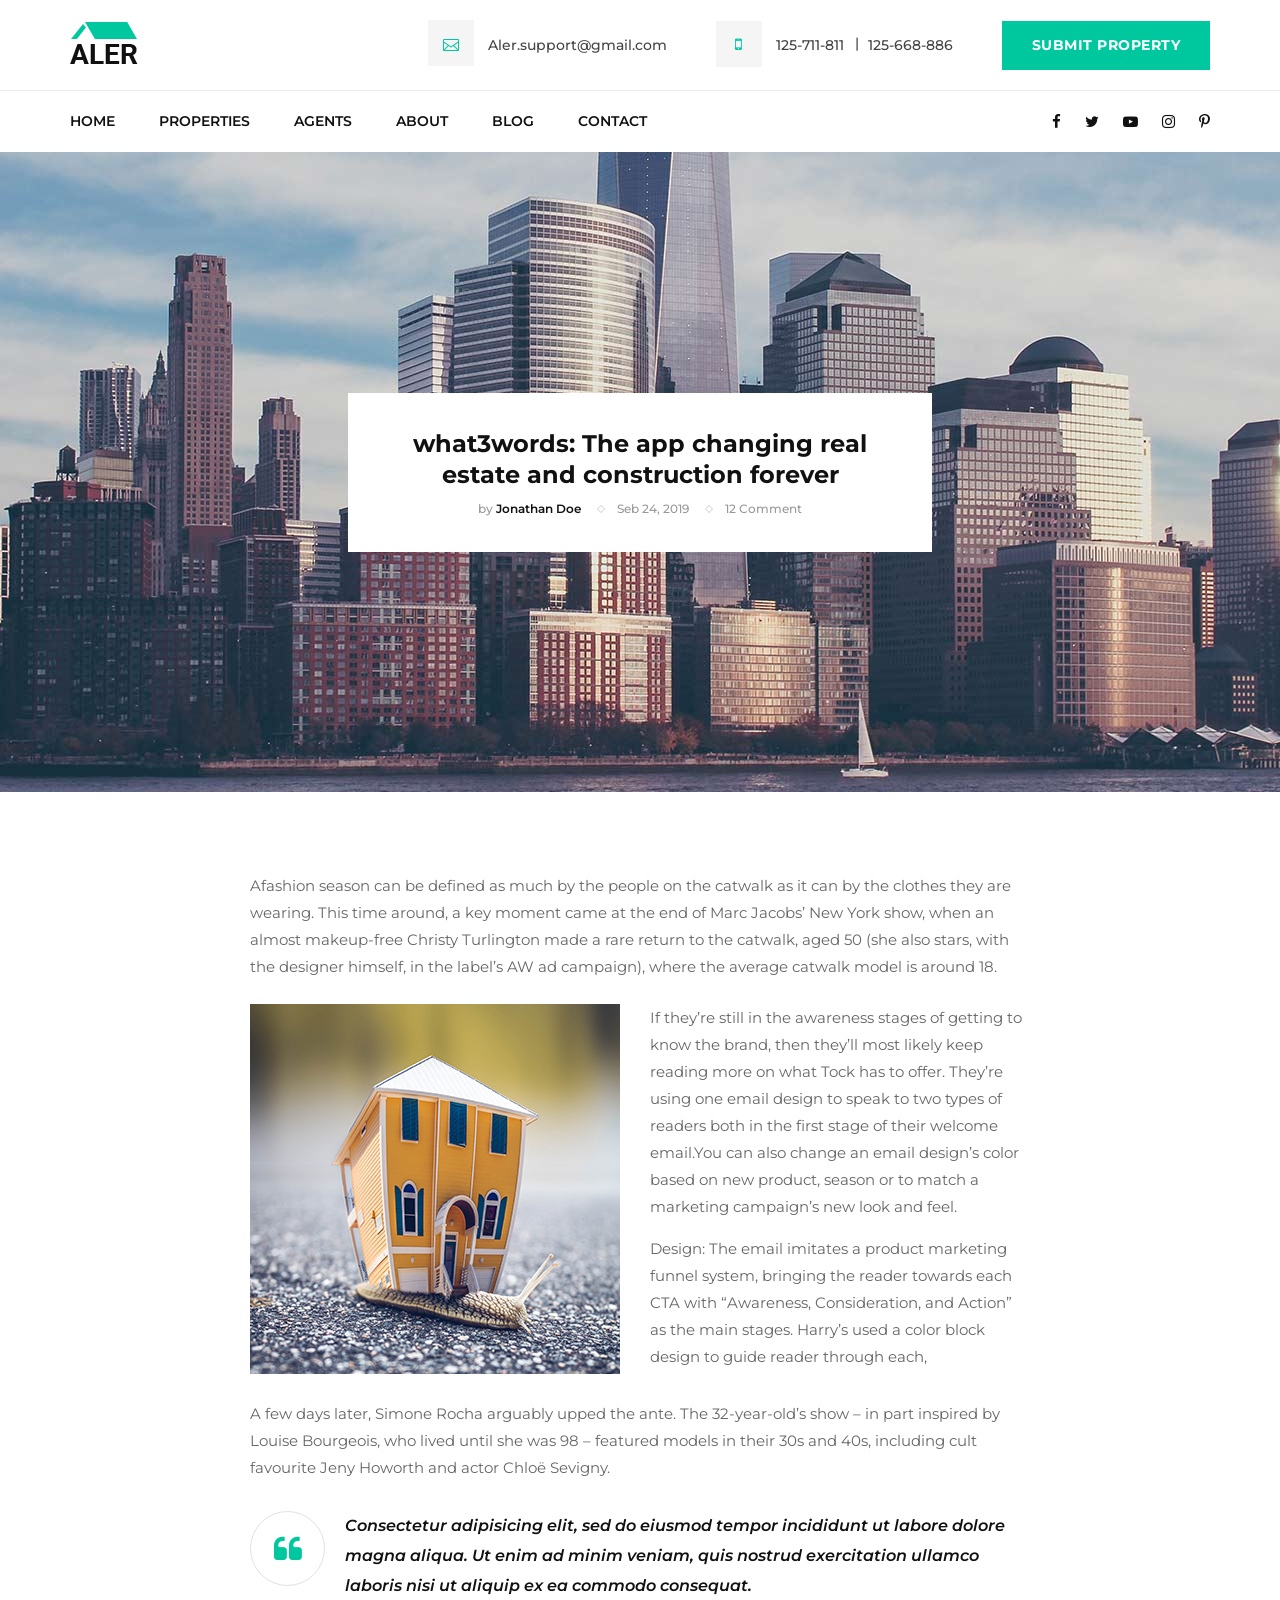
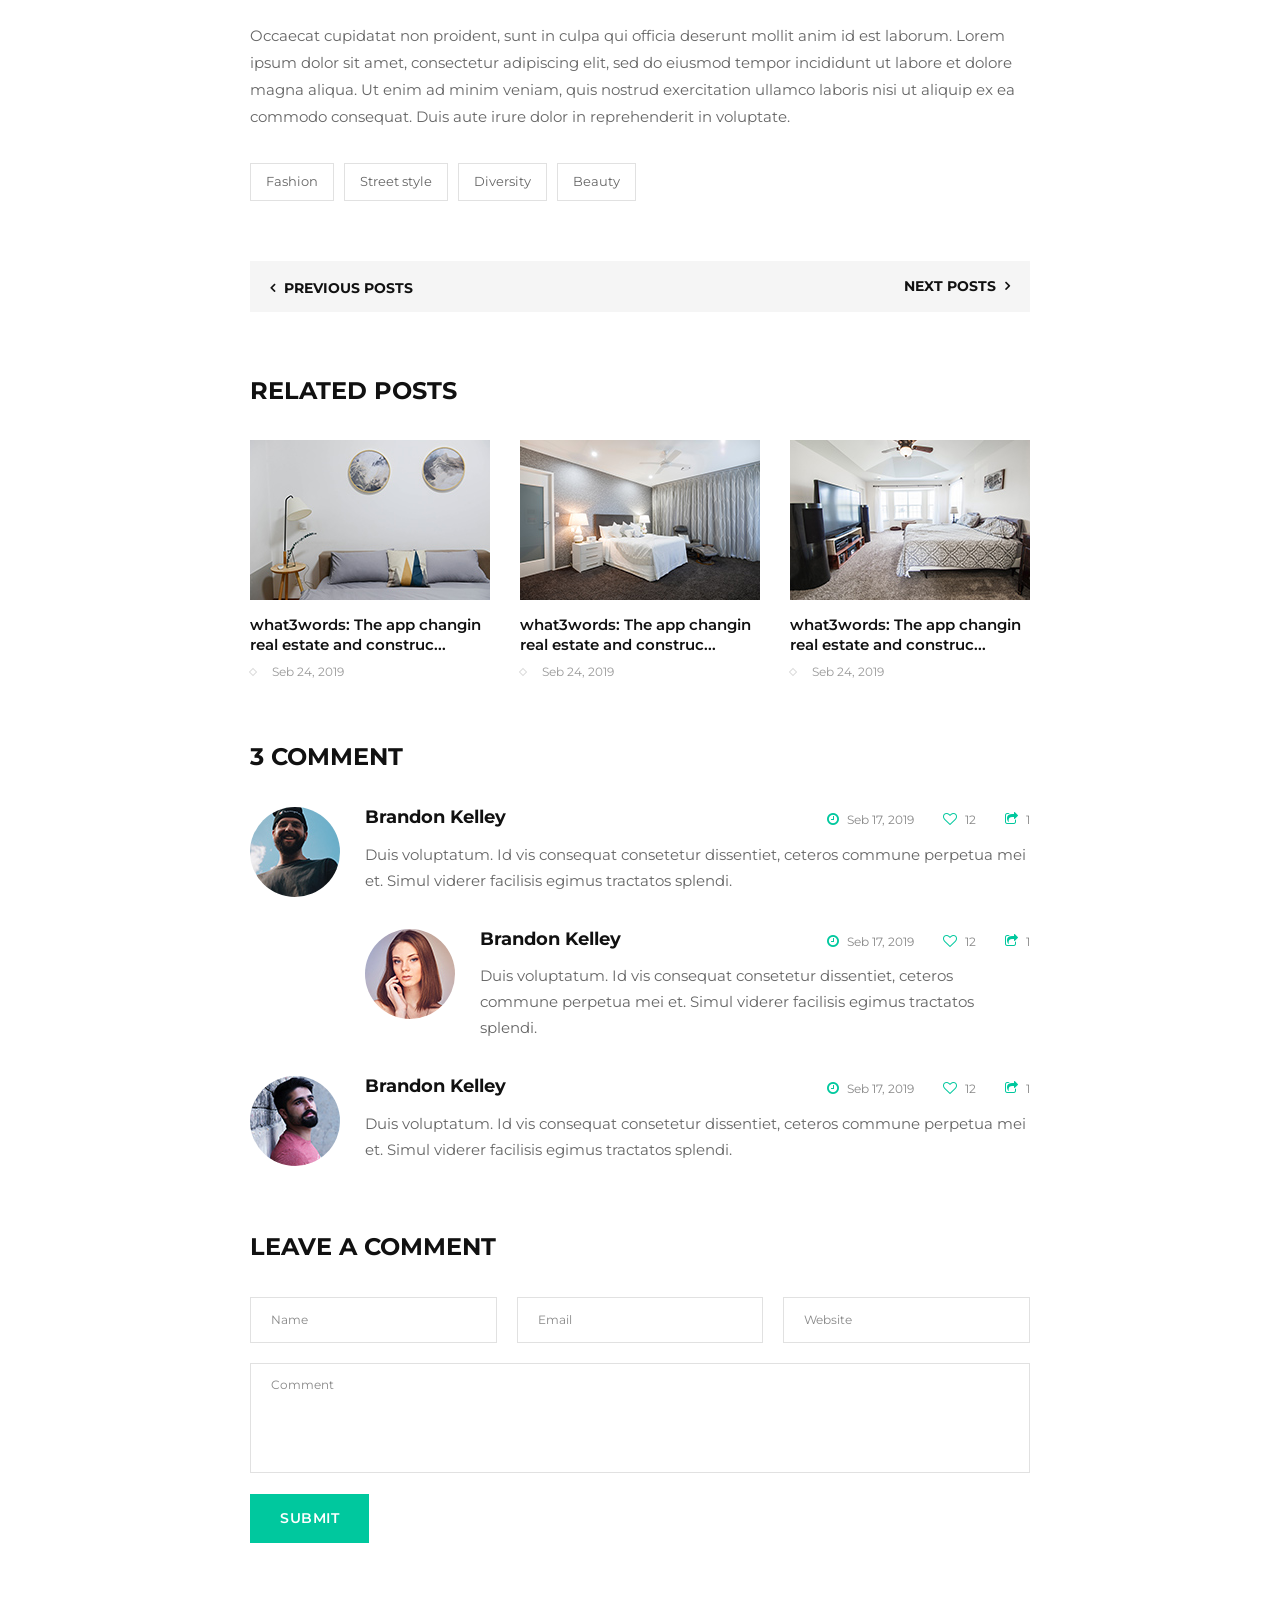
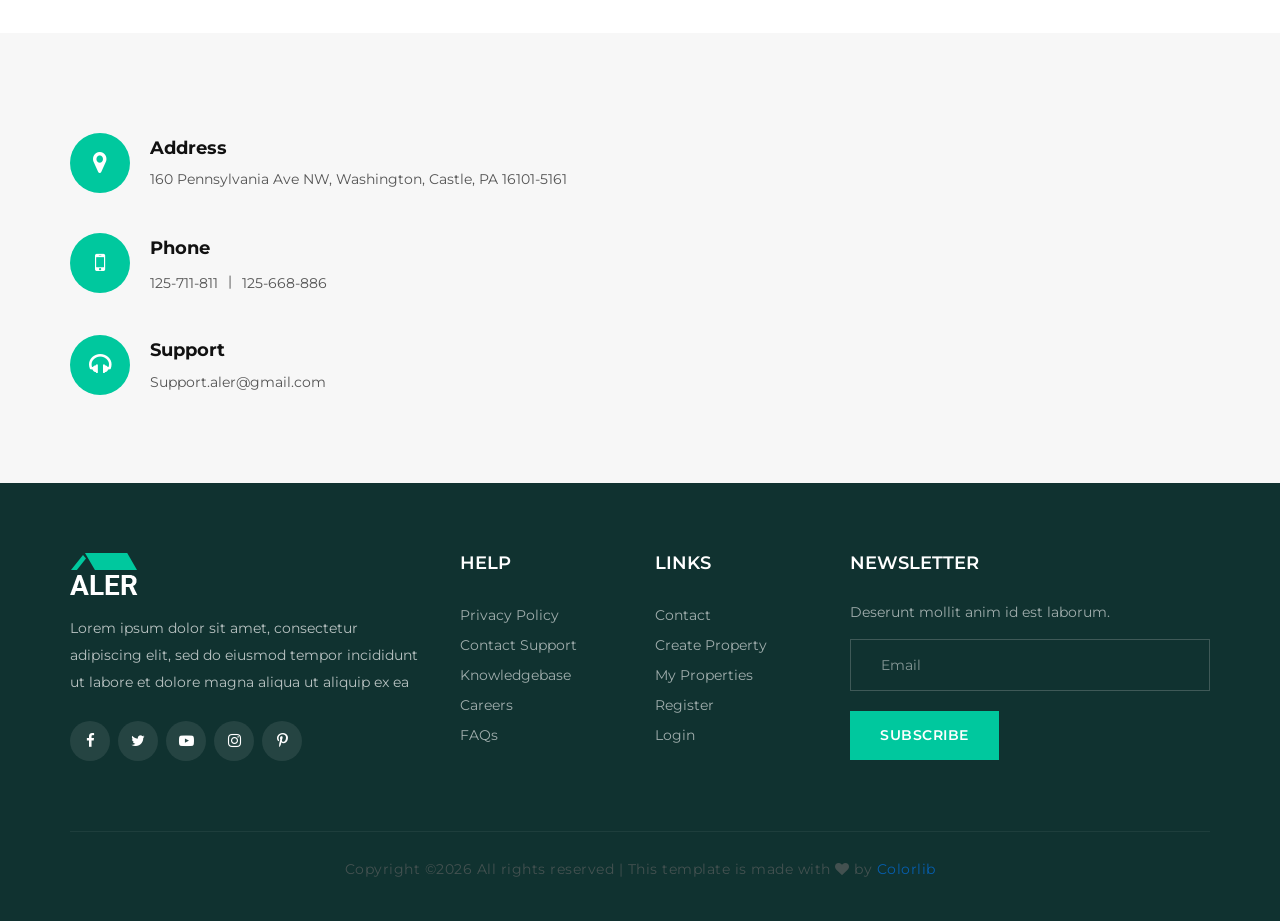
<file: rentalSystem/public/blog-details.html>
<!DOCTYPE html>
<html lang="zxx">

<head>
    <meta charset="UTF-8">
    <meta name="description" content="Aler Template">
    <meta name="keywords" content="Aler, unica, creative, html">
    <meta name="viewport" content="width=device-width, initial-scale=1.0">
    <meta http-equiv="X-UA-Compatible" content="ie=edge">
    <title>Aler | Template</title>

    <!-- Google Font -->
    <link href="https://fonts.googleapis.com/css?family=Montserrat:300,400,500,600,700,800,900&display=swap"
        rel="stylesheet">
    <link href="https://fonts.googleapis.com/css?family=Lato:400,700,900&display=swap" rel="stylesheet">

    <!-- Css Styles -->
    <link rel="stylesheet" href="css/bootstrap.min.css" type="text/css">
    <link rel="stylesheet" href="css/font-awesome.min.css" type="text/css">
    <link rel="stylesheet" href="css/elegant-icons.css" type="text/css">
    <link rel="stylesheet" href="css/jquery-ui.min.css" type="text/css">
    <link rel="stylesheet" href="css/nice-select.css" type="text/css">
    <link rel="stylesheet" href="css/owl.carousel.min.css" type="text/css">
    <link rel="stylesheet" href="css/magnific-popup.css" type="text/css">
    <link rel="stylesheet" href="css/slicknav.min.css" type="text/css">
    <link rel="stylesheet" href="css/style.css" type="text/css">
</head>

<body>
    <!-- Page Preloder -->
    <div id="preloder">
        <div class="loader"></div>
    </div>

    <!-- Offcanvas Menu Wrapper Begin -->
    <div class="offcanvas-menu-overlay"></div>
    <div class="offcanvas-menu-wrapper">
        <div class="canvas-close">
            <span class="icon_close"></span>
        </div>
        <div class="logo">
            <a href="./index.html">
                <img src="img/logo.png" alt="">
            </a>
        </div>
        <div id="mobile-menu-wrap"></div>
        <div class="om-widget">
            <ul>
                <li><i class="icon_mail_alt"></i> Aler.support@gmail.com</li>
                <li><i class="fa fa-mobile-phone"></i> 125-711-811 <span>125-668-886</span></li>
            </ul>
            <a href="#" class="hw-btn">Submit property</a>
        </div>
        <div class="om-social">
            <a href="#"><i class="fa fa-facebook"></i></a>
            <a href="#"><i class="fa fa-twitter"></i></a>
            <a href="#"><i class="fa fa-youtube-play"></i></a>
            <a href="#"><i class="fa fa-instagram"></i></a>
            <a href="#"><i class="fa fa-pinterest-p"></i></a>
        </div>
    </div>
    <!-- Offcanvas Menu Wrapper End -->

    <!-- Header Section Begin -->
    <header class="header-section">
        <div class="hs-top">
            <div class="container">
                <div class="row">
                    <div class="col-lg-2">
                        <div class="logo">
                            <a href="./index.html"><img src="img/logo.png" alt=""></a>
                        </div>
                    </div>
                    <div class="col-lg-10">
                        <div class="ht-widget">
                            <ul>
                                <li><i class="icon_mail_alt"></i> Aler.support@gmail.com</li>
                                <li><i class="fa fa-mobile-phone"></i> 125-711-811 <span>125-668-886</span></li>
                            </ul>
                            <a href="#" class="hw-btn">Submit property</a>
                        </div>
                    </div>
                </div>
                <div class="canvas-open">
                    <span class="icon_menu"></span>
                </div>
            </div>
        </div>
        <div class="hs-nav">
            <div class="container">
                <div class="row">
                    <div class="col-lg-9">
                        <nav class="nav-menu">
                            <ul>
                                <li><a href="./index.html">Home</a></li>
                                <li><a href="#">Properties</a>
                                    <ul class="dropdown">
                                        <li><a href="./property.html">Property Grid</a></li>
                                        <li><a href="./profile.html">Property List</a></li>
                                        <li><a href="./property-details.html">Property Detail</a></li>
                                        <li><a href="./property-comparison.html">Property Comperison</a></li>
                                        <li><a href="./property-submit.html">Property Submit</a></li>
                                    </ul>
                                </li>
                                <li><a href="./agents.html">Agents</a></li>
                                <li><a href="./about.html">About</a></li>
                                <li><a href="./blog.html">Blog</a></li>
                                <li><a href="./contact.html">Contact</a></li>
                            </ul>
                        </nav>
                    </div>
                    <div class="col-lg-3">
                        <div class="hn-social">
                            <a href="#"><i class="fa fa-facebook"></i></a>
                            <a href="#"><i class="fa fa-twitter"></i></a>
                            <a href="#"><i class="fa fa-youtube-play"></i></a>
                            <a href="#"><i class="fa fa-instagram"></i></a>
                            <a href="#"><i class="fa fa-pinterest-p"></i></a>
                        </div>
                    </div>
                </div>
            </div>
        </div>
    </header>
    <!-- Header End -->
    
    <!-- Blog Hero Section Begin -->
    <section class="blog-hero-section set-bg" data-setbg="img/blog/bh-bg.jpg">
        <div class="container">
            <div class="row">
                <div class="col-lg-12">
                    <div class="bh-text">
                        <h4>what3words: The app changing real<br /> estate and construction forever</h4>
                        <ul>
                            <li>by <span>Jonathan Doe</span></li>
                            <li>Seb 24, 2019</li>
                            <li>12 Comment</li>
                        </ul>
                    </div>
                </div>
            </div>
        </div>
    </section>
    <!-- Blog Hero Section End -->

    <!-- Blog Details Section Begin -->
    <section class="blog-details-section spad">
        <div class="container">
            <div class="row">
                <div class="col-lg-8 m-auto p-0">
                    <div class="blog-details-content">
                        <div class="bc-top">
                            <p>Afashion season can be defined as much by the people on the catwalk as it can by the
                                clothes they are wearing. This time around, a key moment came at the end of Marc Jacobs’
                                New York show, when an almost makeup-free Christy Turlington made a rare return to the
                                catwalk, aged 50 (she also stars, with the designer himself, in the label’s AW ad
                                campaign), where the average catwalk model is around 18.</p>
                        </div>
                        <div class="bc-details">
                            <div class="bc-pic">
                                <img src="img/blog/bd-pic.jpg" alt="">
                            </div>
                            <div class="bc-text">
                                <p>If they’re still in the awareness stages of getting to know the brand, then they’ll
                                    most likely keep reading more on what Tock has to offer. They’re using one email
                                    design to speak to two types of readers both in the first stage of their welcome
                                    email.You can also change an email design’s color based on new product, season or to
                                    match a marketing campaign’s new look and feel.</p>
                                <p>Design: The email imitates a product marketing funnel system, bringing the reader
                                    towards each CTA with “Awareness, Consideration, and Action” as the main stages.
                                    Harry’s used a color block design to guide reader through each,</p>
                            </div>
                        </div>
                        <div class="bc-desc">
                            <p>A few days later, Simone Rocha arguably upped the ante. The 32-year-old’s show – in part
                                inspired by Louise Bourgeois, who lived until she was 98 – featured models in their 30s
                                and 40s, including cult favourite Jeny Howorth and actor Chloë Sevigny.</p>
                        </div>
                        <div class="bc-quote">
                            <div class="bq-icon">
                                <i class="fa fa-quote-left"></i>
                            </div>
                            <div class="bq-text">
                                <p>Consectetur adipisicing elit, sed do eiusmod tempor incididunt ut labore dolore magna
                                    aliqua. Ut enim ad minim veniam, quis nostrud exercitation ullamco laboris nisi ut
                                    aliquip ex ea commodo consequat.</p>
                            </div>
                        </div>
                        <div class="bc-desc-last">
                            <p>Occaecat cupidatat non proident, sunt in culpa qui officia deserunt mollit anim id est
                                laborum. Lorem ipsum dolor sit amet, consectetur adipiscing elit, sed do eiusmod tempor
                                incididunt ut labore et dolore magna aliqua. Ut enim ad minim veniam, quis nostrud
                                exercitation ullamco laboris nisi ut aliquip ex ea commodo consequat. Duis aute irure
                                dolor in reprehenderit in voluptate.</p>
                        </div>
                        <div class="bc-tags">
                            <a href="#">Fashion</a>
                            <a href="#">Street style</a>
                            <a href="#">Diversity</a>
                            <a href="#">Beauty</a>
                        </div>
                        <div class="bc-related-post">
                            <a href="#" class="previous-post"><i class="fa fa-angle-left"></i> Previous posts</a>
                            <a href="#" class="next-post">Next posts <i class="fa fa-angle-right"></i></a>
                        </div>
                        <div class="bc-widget">
                            <h4>Related posts</h4>
                            <div class="related-post">
                                <div class="row">
                                    <div class="col-md-4 col-sm-6">
                                        <div class="related-item">
                                            <div class="ri-pic">
                                                <img src="img/blog/related-post-1.jpg" alt="">
                                            </div>
                                            <div class="ri-text">
                                                <h6>what3words: The app changin real estate and construc...</h6>
                                                <span>Seb 24, 2019</span>
                                            </div>
                                        </div>
                                    </div>
                                    <div class="col-md-4 col-sm-6">
                                        <div class="related-item">
                                            <div class="ri-pic">
                                                <img src="img/blog/related-post-2.jpg" alt="">
                                            </div>
                                            <div class="ri-text">
                                                <h6>what3words: The app changin real estate and construc...</h6>
                                                <span>Seb 24, 2019</span>
                                            </div>
                                        </div>
                                    </div>
                                    <div class="col-md-4 col-sm-6">
                                        <div class="related-item">
                                            <div class="ri-pic">
                                                <img src="img/blog/related-post-3.jpg" alt="">
                                            </div>
                                            <div class="ri-text">
                                                <h6>what3words: The app changin real estate and construc...</h6>
                                                <span>Seb 24, 2019</span>
                                            </div>
                                        </div>
                                    </div>
                                </div>
                            </div>
                        </div>
                        <div class="bc-widget">
                            <h4>3 Comment</h4>
                            <div class="comment-option">
                                <div class="co-item">
                                    <div class="ci-pic">
                                        <img src="img/blog/comment/comment-1.jpg" alt="">
                                    </div>
                                    <div class="ci-text">
                                        <h5>Brandon Kelley</h5>
                                        <p>Duis voluptatum. Id vis consequat consetetur dissentiet, ceteros commune
                                            perpetua mei et. Simul viderer facilisis egimus tractatos splendi.</p>
                                        <ul>
                                            <li><i class="fa fa-clock-o"></i> Seb 17, 2019</li>
                                            <li><i class="fa fa-heart-o"></i> 12</li>
                                            <li><i class="fa fa-share-square-o"></i> 1</li>
                                        </ul>
                                    </div>
                                </div>
                                <div class="co-item reply-item">
                                    <div class="ci-pic">
                                        <img src="img/blog/comment/comment-2.jpg" alt="">
                                    </div>
                                    <div class="ci-text">
                                        <h5>Brandon Kelley</h5>
                                        <p>Duis voluptatum. Id vis consequat consetetur dissentiet, ceteros commune
                                            perpetua mei et. Simul viderer facilisis egimus tractatos splendi.</p>
                                        <ul>
                                            <li><i class="fa fa-clock-o"></i> Seb 17, 2019</li>
                                            <li><i class="fa fa-heart-o"></i> 12</li>
                                            <li><i class="fa fa-share-square-o"></i> 1</li>
                                        </ul>
                                    </div>
                                </div>
                                <div class="co-item">
                                    <div class="ci-pic">
                                        <img src="img/blog/comment/comment-3.jpg" alt="">
                                    </div>
                                    <div class="ci-text">
                                        <h5>Brandon Kelley</h5>
                                        <p>Duis voluptatum. Id vis consequat consetetur dissentiet, ceteros commune
                                            perpetua mei et. Simul viderer facilisis egimus tractatos splendi.</p>
                                        <ul>
                                            <li><i class="fa fa-clock-o"></i> Seb 17, 2019</li>
                                            <li><i class="fa fa-heart-o"></i> 12</li>
                                            <li><i class="fa fa-share-square-o"></i> 1</li>
                                        </ul>
                                    </div>
                                </div>
                            </div>
                        </div>
                        <div class="bc-widget">
                            <h4>Leave a comment</h4>
                            <form action="#" class="leave-comment-form">
                                <div class="group-input">
                                    <input type="text" placeholder="Name">
                                    <input type="text" placeholder="Email">
                                    <input type="text" placeholder="Website">
                                </div>
                                <textarea placeholder="Comment"></textarea>
                                <button type="submit" class="site-btn">Submit</button>
                            </form>
                        </div>
                    </div>
                </div>
            </div>
        </div>
    </section>
    <!-- Blog Details Section End -->

    <!-- Contact Section Begin -->
    <section class="contact-section">
        <div class="container">
            <div class="row">
                <div class="col-lg-6">
                    <div class="contact-info">
                        <div class="ci-item">
                            <div class="ci-icon">
                                <i class="fa fa-map-marker"></i>
                            </div>
                            <div class="ci-text">
                                <h5>Address</h5>
                                <p>160 Pennsylvania Ave NW, Washington, Castle, PA 16101-5161</p>
                            </div>
                        </div>
                        <div class="ci-item">
                            <div class="ci-icon">
                                <i class="fa fa-mobile"></i>
                            </div>
                            <div class="ci-text">
                                <h5>Phone</h5>
                                <ul>
                                    <li>125-711-811</li>
                                    <li>125-668-886</li>
                                </ul>
                            </div>
                        </div>
                        <div class="ci-item">
                            <div class="ci-icon">
                                <i class="fa fa-headphones"></i>
                            </div>
                            <div class="ci-text">
                                <h5>Support</h5>
                                <p>Support.aler@gmail.com</p>
                            </div>
                        </div>
                    </div>
                </div>
            </div>
        </div>
        <div class="cs-map">
            <iframe
                src="https://www.google.com/maps/embed?pb=!1m18!1m12!1m3!1d735515.5813275519!2d-80.41163541934742!3d43.93644386501528!2m3!1f0!2f0!3f0!3m2!1i1024!2i768!4f13.1!3m3!1m2!1s0x882a55bbf3de23d7%3A0x3ada5af229b47375!2sMono%2C%20ON%2C%20Canada!5e0!3m2!1sen!2sbd!4v1583262687289!5m2!1sen!2sbd"
                height="450" style="border:0;" allowfullscreen=""></iframe>
        </div>
    </section>
    <!-- Contact Section End -->

    <!-- Footer Section Begin -->
    <footer class="footer-section">
        <div class="container">
            <div class="row">
                <div class="col-lg-4 col-md-6">
                    <div class="fs-about">
                        <div class="fs-logo">
                            <a href="#">
                                <img src="img/f-logo.png" alt="">
                            </a>
                        </div>
                        <p>Lorem ipsum dolor sit amet, consectetur adipiscing elit, sed do eiusmod tempor incididunt ut
                            labore et dolore magna aliqua ut aliquip ex ea</p>
                        <div class="fs-social">
                            <a href="#"><i class="fa fa-facebook"></i></a>
                            <a href="#"><i class="fa fa-twitter"></i></a>
                            <a href="#"><i class="fa fa-youtube-play"></i></a>
                            <a href="#"><i class="fa fa-instagram"></i></a>
                            <a href="#"><i class="fa fa-pinterest-p"></i></a>
                        </div>
                    </div>
                </div>
                <div class="col-lg-2 col-sm-6">
                    <div class="fs-widget">
                        <h5>Help</h5>
                        <ul>
                            <li><a href="#">Privacy Policy</a></li>
                            <li><a href="#">Contact Support</a></li>
                            <li><a href="#">Knowledgebase</a></li>
                            <li><a href="#">Careers</a></li>
                            <li><a href="#">FAQs</a></li>
                        </ul>
                    </div>
                </div>
                <div class="col-lg-2 col-sm-6">
                    <div class="fs-widget">
                        <h5>Links</h5>
                        <ul>
                            <li><a href="#">Contact</a></li>
                            <li><a href="#">Create Property</a></li>
                            <li><a href="#">My Properties</a></li>
                            <li><a href="#">Register</a></li>
                            <li><a href="#">Login</a></li>
                        </ul>
                    </div>
                </div>
                <div class="col-lg-4 col-md-6">
                    <div class="fs-widget">
                        <h5>Newsletter</h5>
                        <p>Deserunt mollit anim id est laborum.</p>
                        <form action="#" class="subscribe-form">
                            <input type="text" placeholder="Email">
                            <button type="submit" class="site-btn">Subscribe</button>
                        </form>
                    </div>
                </div>
            </div>
            <div class="copyright-text">
                <p><!-- Link back to Colorlib can't be removed. Template is licensed under CC BY 3.0. -->
  Copyright &copy;<script>document.write(new Date().getFullYear());</script> All rights reserved | This template is made with <i class="fa fa-heart" aria-hidden="true"></i> by <a href="https://colorlib.com" target="_blank">Colorlib</a>
  <!-- Link back to Colorlib can't be removed. Template is licensed under CC BY 3.0. --></p>
            </div>
        </div>
    </footer>
    <!-- Footer Section End -->

    <!-- Js Plugins -->
    <script src="js/jquery-3.3.1.min.js"></script>
    <script src="js/bootstrap.min.js"></script>
    <script src="js/jquery.magnific-popup.min.js"></script>
    <script src="js/mixitup.min.js"></script>
    <script src="js/jquery-ui.min.js"></script>
    <script src="js/jquery.nice-select.min.js"></script>
    <script src="js/jquery.slicknav.js"></script>
    <script src="js/owl.carousel.min.js"></script>
    <script src="js/jquery.richtext.min.js"></script>
    <script src="js/image-uploader.min.js"></script>
    <script src="js/main.js"></script>
</body>

</html>
</file>
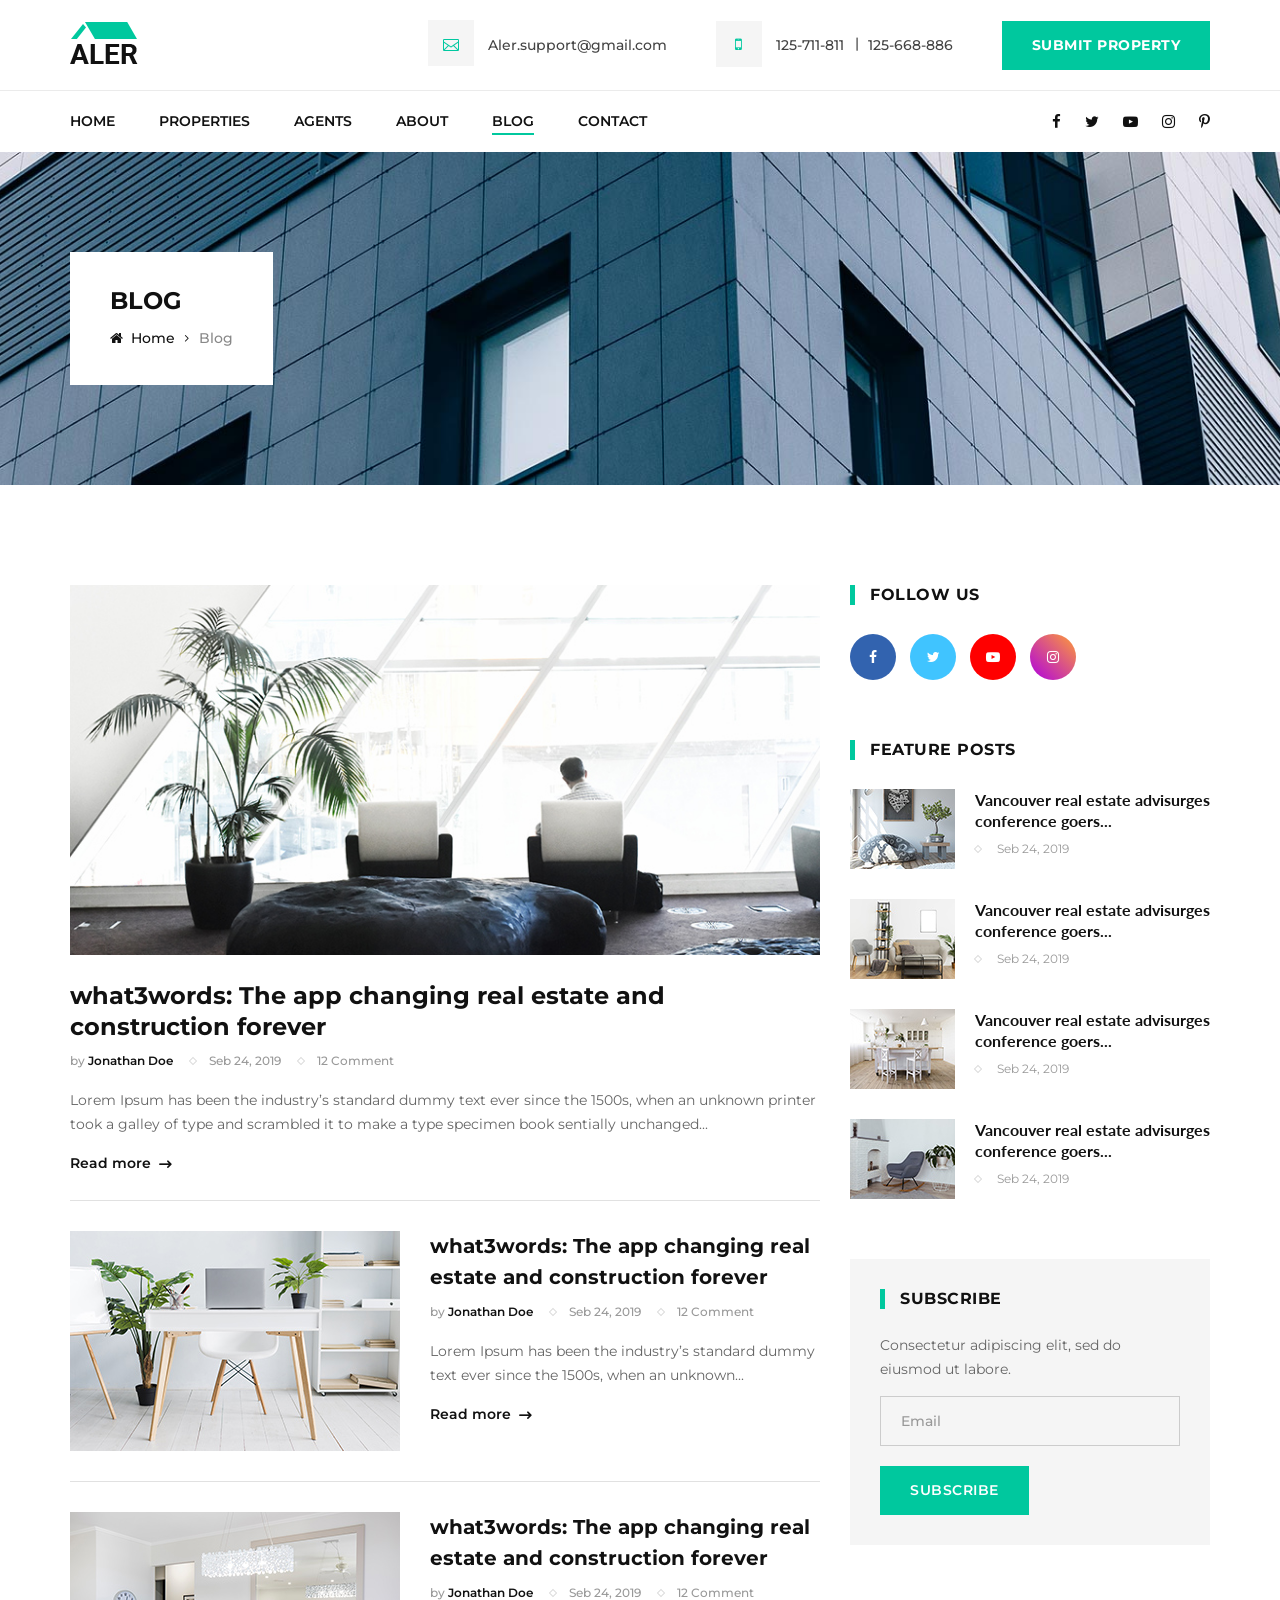
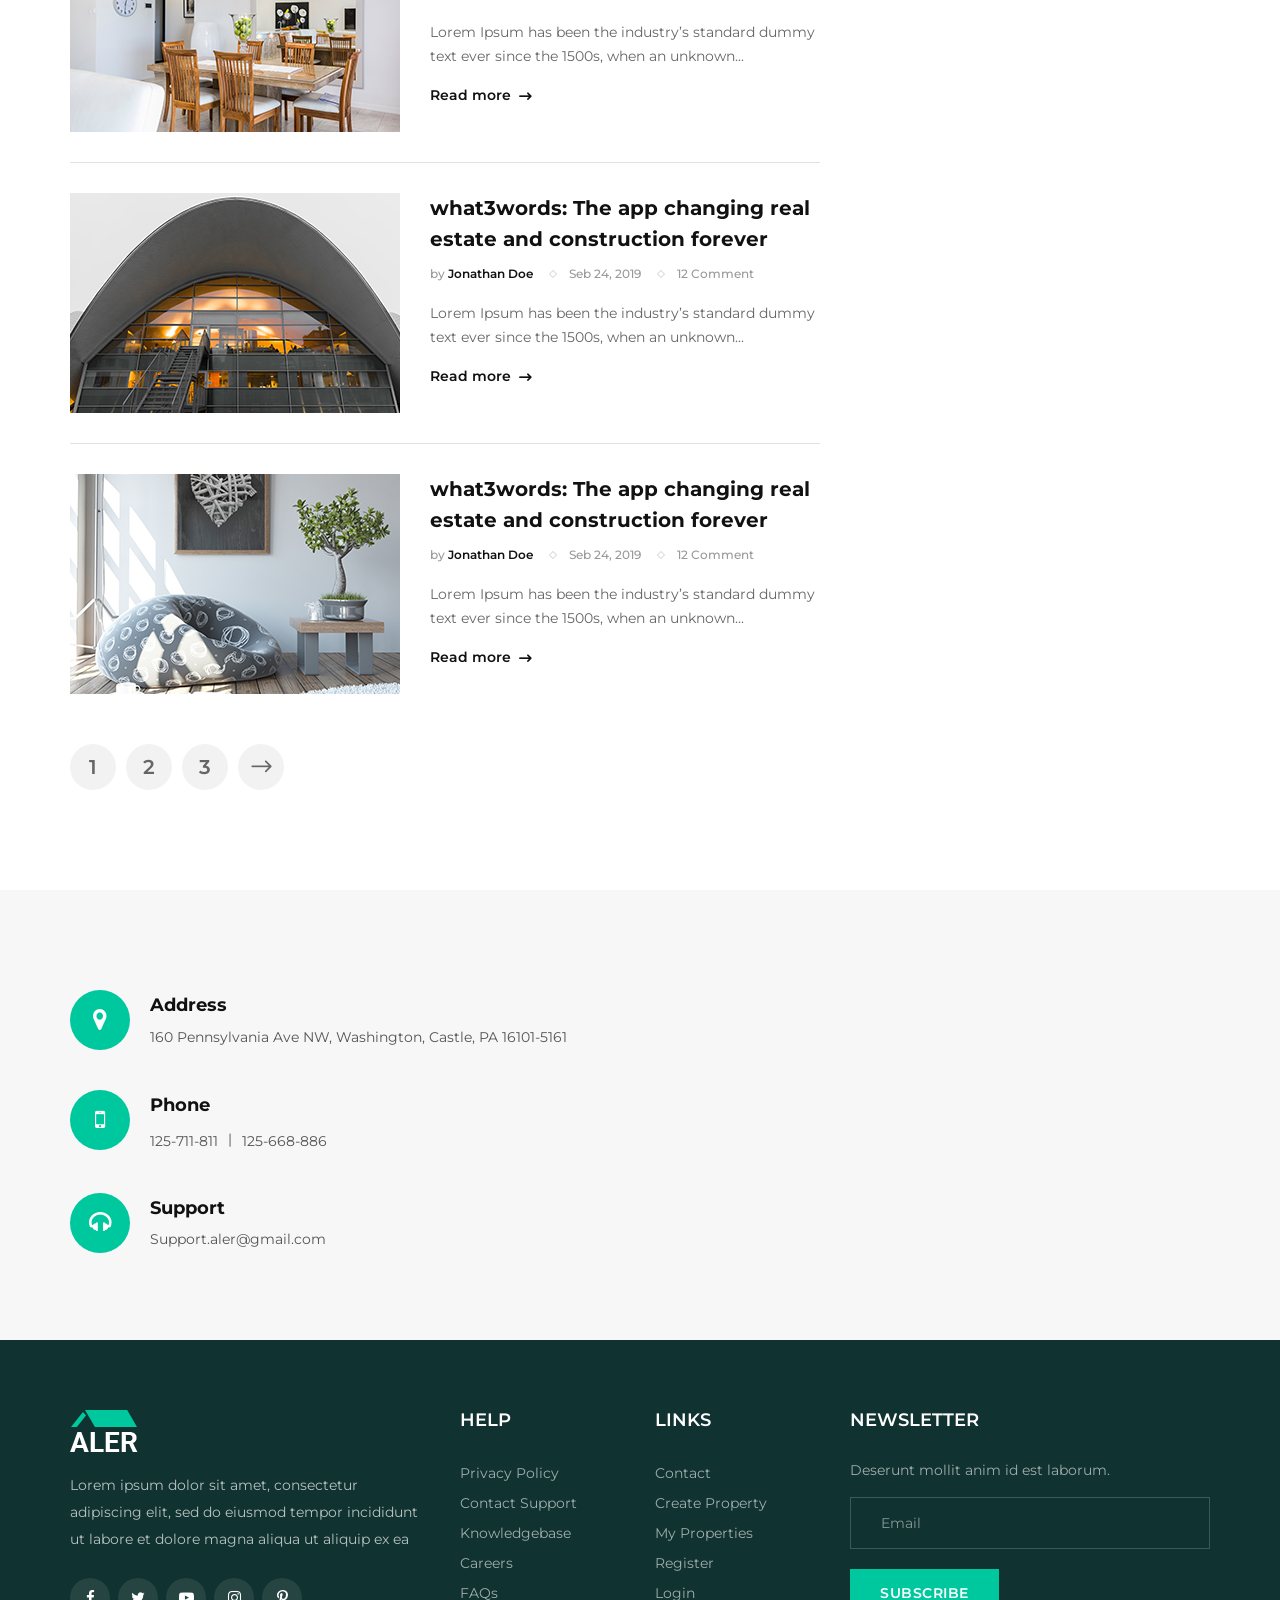
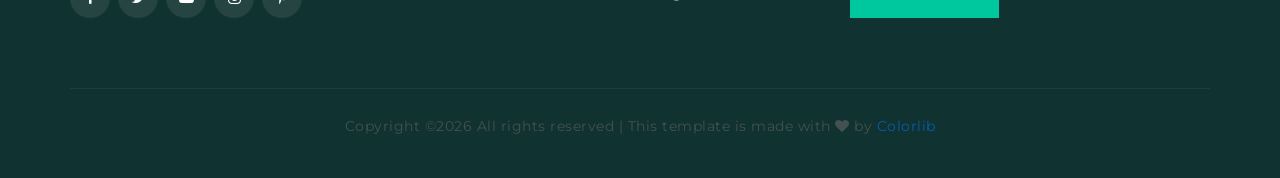
<file: rentalSystem/public/blog.html>
<!DOCTYPE html>
<html lang="zxx">

<head>
    <meta charset="UTF-8">
    <meta name="description" content="Aler Template">
    <meta name="keywords" content="Aler, unica, creative, html">
    <meta name="viewport" content="width=device-width, initial-scale=1.0">
    <meta http-equiv="X-UA-Compatible" content="ie=edge">
    <title>Aler | Template</title>

    <!-- Google Font -->
    <link href="https://fonts.googleapis.com/css?family=Montserrat:300,400,500,600,700,800,900&display=swap" rel="stylesheet">
    <link href="https://fonts.googleapis.com/css?family=Lato:400,700,900&display=swap" rel="stylesheet">

    <!-- Css Styles -->
    <link rel="stylesheet" href="css/bootstrap.min.css" type="text/css">
    <link rel="stylesheet" href="css/font-awesome.min.css" type="text/css">
    <link rel="stylesheet" href="css/elegant-icons.css" type="text/css">
    <link rel="stylesheet" href="css/jquery-ui.min.css" type="text/css">
    <link rel="stylesheet" href="css/nice-select.css" type="text/css">
    <link rel="stylesheet" href="css/owl.carousel.min.css" type="text/css">
    <link rel="stylesheet" href="css/magnific-popup.css" type="text/css">
    <link rel="stylesheet" href="css/slicknav.min.css" type="text/css">
    <link rel="stylesheet" href="css/style.css" type="text/css">
</head>

<body>
    <!-- Page Preloder -->
    <div id="preloder">
        <div class="loader"></div>
    </div>

    <!-- Offcanvas Menu Wrapper Begin -->
    <div class="offcanvas-menu-overlay"></div>
    <div class="offcanvas-menu-wrapper">
        <div class="canvas-close">
            <span class="icon_close"></span>
        </div>
        <div class="logo">
            <a href="./index.html">
                <img src="img/logo.png" alt="">
            </a>
        </div>
        <div id="mobile-menu-wrap"></div>
        <div class="om-widget">
            <ul>
                <li><i class="icon_mail_alt"></i> Aler.support@gmail.com</li>
                <li><i class="fa fa-mobile-phone"></i> 125-711-811 <span>125-668-886</span></li>
            </ul>
            <a href="#" class="hw-btn">Submit property</a>
        </div>
        <div class="om-social">
            <a href="#"><i class="fa fa-facebook"></i></a>
            <a href="#"><i class="fa fa-twitter"></i></a>
            <a href="#"><i class="fa fa-youtube-play"></i></a>
            <a href="#"><i class="fa fa-instagram"></i></a>
            <a href="#"><i class="fa fa-pinterest-p"></i></a>
        </div>
    </div>
    <!-- Offcanvas Menu Wrapper End -->

    <!-- Header Section Begin -->
    <header class="header-section">
        <div class="hs-top">
            <div class="container">
                <div class="row">
                    <div class="col-lg-2">
                        <div class="logo">
                            <a href="./index.html"><img src="img/logo.png" alt=""></a>
                        </div>
                    </div>
                    <div class="col-lg-10">
                        <div class="ht-widget">
                            <ul>
                                <li><i class="icon_mail_alt"></i> Aler.support@gmail.com</li>
                                <li><i class="fa fa-mobile-phone"></i> 125-711-811 <span>125-668-886</span></li>
                            </ul>
                            <a href="#" class="hw-btn">Submit property</a>
                        </div>
                    </div>
                </div>
                <div class="canvas-open">
                    <span class="icon_menu"></span>
                </div>
            </div>
        </div>
        <div class="hs-nav">
            <div class="container">
                <div class="row">
                    <div class="col-lg-9">
                        <nav class="nav-menu">
                            <ul>
                                <li><a href="./index.html">Home</a></li>
                                <li><a href="#">Properties</a>
                                    <ul class="dropdown">
                                        <li><a href="./property.html">Property Grid</a></li>
                                        <li><a href="./profile.html">Property List</a></li>
                                        <li><a href="./property-details.html">Property Detail</a></li>
                                        <li><a href="./property-comparison.html">Property Comperison</a></li>
                                        <li><a href="./property-submit.html">Property Submit</a></li>
                                    </ul>
                                </li>
                                <li><a href="./agents.html">Agents</a></li>
                                <li><a href="./about.html">About</a></li>
                                <li class="active"><a href="./blog.html">Blog</a></li>
                                <li><a href="./contact.html">Contact</a></li>
                            </ul>
                        </nav>
                    </div>
                    <div class="col-lg-3">
                        <div class="hn-social">
                            <a href="#"><i class="fa fa-facebook"></i></a>
                            <a href="#"><i class="fa fa-twitter"></i></a>
                            <a href="#"><i class="fa fa-youtube-play"></i></a>
                            <a href="#"><i class="fa fa-instagram"></i></a>
                            <a href="#"><i class="fa fa-pinterest-p"></i></a>
                        </div>
                    </div>
                </div>
            </div>
        </div>
    </header>
    <!-- Header End -->

    <!-- Breadcrumb Section Begin -->
    <section class="breadcrumb-section spad set-bg" data-setbg="img/breadcrumb-bg.jpg">
        <div class="container">
            <div class="row">
                <div class="col-lg-12">
                    <div class="breadcrumb-text">
                        <h4>Blog</h4>
                        <div class="bt-option">
                            <a href="./index.html"><i class="fa fa-home"></i> Home</a>
                            <span>Blog</span>
                        </div>
                    </div>
                </div>
            </div>
        </div>
    </section>
    <!-- Breadcrumb Section End -->

    <!-- Blog Section Begin -->
    <section class="blog-section spad">
        <div class="container">
            <div class="row">
                <div class="col-lg-8">
                    <div class="blog-item-list">
                        <div class="blog-item large-blog">
                            <div class="bi-pic">
                                <img src="img/blog/blog-1.jpg" alt="">
                            </div>
                            <div class="bi-text">
                                <h4><a href="./blog-details.html">what3words: The app changing real estate and construction forever</a></h4>
                                <ul>
                                    <li>by <span>Jonathan Doe</span></li>
                                    <li>Seb 24, 2019</li>
                                    <li>12 Comment</li>
                                </ul>
                                <p>Lorem Ipsum has been the industry’s standard dummy text ever since the 1500s, when an unknown printer took a galley of type and scrambled it to make a type specimen book sentially unchanged...</p>
                                <a href="#" class="read-more">Read more <span class="arrow_right"></span></a>
                            </div>
                        </div>
                        <div class="blog-item">
                            <div class="bi-pic">
                                <img src="img/blog/blog-2.jpg" alt="">
                            </div>
                            <div class="bi-text">
                                <h5><a href="./blog-details.html">what3words: The app changing real estate and construction forever</a></h5>
                                <ul>
                                    <li>by <span>Jonathan Doe</span></li>
                                    <li>Seb 24, 2019</li>
                                    <li>12 Comment</li>
                                </ul>
                                <p>Lorem Ipsum has been the industry’s standard dummy text ever since the 1500s, when an unknown...</p>
                                <a href="#" class="read-more">Read more <span class="arrow_right"></span></a>
                            </div>
                        </div>
                        <div class="blog-item">
                            <div class="bi-pic">
                                <img src="img/blog/blog-3.jpg" alt="">
                            </div>
                            <div class="bi-text">
                                <h5><a href="./blog-details.html">what3words: The app changing real estate and construction forever</a></h5>
                                <ul>
                                    <li>by <span>Jonathan Doe</span></li>
                                    <li>Seb 24, 2019</li>
                                    <li>12 Comment</li>
                                </ul>
                                <p>Lorem Ipsum has been the industry’s standard dummy text ever since the 1500s, when an unknown...</p>
                                <a href="#" class="read-more">Read more <span class="arrow_right"></span></a>
                            </div>
                        </div>
                        <div class="blog-item">
                            <div class="bi-pic">
                                <img src="img/blog/blog-4.jpg" alt="">
                            </div>
                            <div class="bi-text">
                                <h5><a href="./blog-details.html">what3words: The app changing real estate and construction forever</a></h5>
                                <ul>
                                    <li>by <span>Jonathan Doe</span></li>
                                    <li>Seb 24, 2019</li>
                                    <li>12 Comment</li>
                                </ul>
                                <p>Lorem Ipsum has been the industry’s standard dummy text ever since the 1500s, when an unknown...</p>
                                <a href="#" class="read-more">Read more <span class="arrow_right"></span></a>
                            </div>
                        </div>
                        <div class="blog-item">
                            <div class="bi-pic">
                                <img src="img/blog/blog-5.jpg" alt="">
                            </div>
                            <div class="bi-text">
                                <h5><a href="./blog-details.html">what3words: The app changing real estate and construction forever</a></h5>
                                <ul>
                                    <li>by <span>Jonathan Doe</span></li>
                                    <li>Seb 24, 2019</li>
                                    <li>12 Comment</li>
                                </ul>
                                <p>Lorem Ipsum has been the industry’s standard dummy text ever since the 1500s, when an unknown...</p>
                                <a href="#" class="read-more">Read more <span class="arrow_right"></span></a>
                            </div>
                        </div>
                    </div>
                    <div class="blog-pagination property-pagination ">
                        <a href="#">1</a>
                        <a href="#">2</a>
                        <a href="#">3</a>
                        <a href="#" class="icon"><span class="arrow_right"></span></a>
                    </div>
                </div>
                <div class="col-lg-4">
                    <div class="blog-sidebar">
                        <div class="follow-us">
                            <div class="section-title sidebar-title-b">
                                <h6>Follow us</h6>
                            </div>
                            <div class="fu-links">
                                <a href="#"><i class="fa fa-facebook"></i></a>
                                <a href="#" class="twitter"><i class="fa fa-twitter"></i></a>
                                <a href="#" class="youtube"><i class="fa fa-youtube-play"></i></a>
                                <a href="#" class="instagram"><i class="fa fa-instagram"></i></a>
                            </div>
                        </div>
                        <div class="feature-post">
                            <div class="section-title sidebar-title-b">
                                <h6>Feature posts</h6>
                            </div>
                            <div class="recent-post">
                                <div class="rp-item">
                                    <div class="rp-pic">
                                        <img src="img/blog/rp-1.jpg" alt="">
                                    </div>
                                    <div class="rp-text">
                                        <h6><a href="#">Vancouver real estate advisurges conference goers...</a></h6>
                                        <span>Seb 24, 2019</span>
                                    </div>
                                </div>
                                <div class="rp-item">
                                    <div class="rp-pic">
                                        <img src="img/blog/rp-2.jpg" alt="">
                                    </div>
                                    <div class="rp-text">
                                        <h6><a href="#">Vancouver real estate advisurges conference goers...</a></h6>
                                        <span>Seb 24, 2019</span>
                                    </div>
                                </div>
                                <div class="rp-item">
                                    <div class="rp-pic">
                                        <img src="img/blog/rp-3.jpg" alt="">
                                    </div>
                                    <div class="rp-text">
                                        <h6><a href="#">Vancouver real estate advisurges conference goers...</a></h6>
                                        <span>Seb 24, 2019</span>
                                    </div>
                                </div>
                                <div class="rp-item">
                                    <div class="rp-pic">
                                        <img src="img/blog/rp-4.jpg" alt="">
                                    </div>
                                    <div class="rp-text">
                                        <h6><a href="#">Vancouver real estate advisurges conference goers...</a></h6>
                                        <span>Seb 24, 2019</span>
                                    </div>
                                </div>
                            </div>
                        </div>
                        <div class="subscribe-form">
                            <div class="section-title sidebar-title-b">
                                <h6>Subscribe</h6>
                            </div>
                            <p>Consectetur adipiscing elit, sed do eiusmod ut labore.</p>
                            <form action="#">
                                <input type="text" placeholder="Email">
                                <button type="submit" class="site-btn">Subscribe</button>
                            </form>
                        </div>
                    </div>
                </div>
            </div>
        </div>
    </section>
    <!-- Blog Section End -->

    <!-- Contact Section Begin -->
    <section class="contact-section">
        <div class="container">
            <div class="row">
                <div class="col-lg-6">
                    <div class="contact-info">
                        <div class="ci-item">
                            <div class="ci-icon">
                                <i class="fa fa-map-marker"></i>
                            </div>
                            <div class="ci-text">
                                <h5>Address</h5>
                                <p>160 Pennsylvania Ave NW, Washington, Castle, PA 16101-5161</p>
                            </div>
                        </div>
                        <div class="ci-item">
                            <div class="ci-icon">
                                <i class="fa fa-mobile"></i>
                            </div>
                            <div class="ci-text">
                                <h5>Phone</h5>
                                <ul>
                                    <li>125-711-811</li>
                                    <li>125-668-886</li>
                                </ul>
                            </div>
                        </div>
                        <div class="ci-item">
                            <div class="ci-icon">
                                <i class="fa fa-headphones"></i>
                            </div>
                            <div class="ci-text">
                                <h5>Support</h5>
                                <p>Support.aler@gmail.com</p>
                            </div>
                        </div>
                    </div>
                </div>
            </div>
        </div>
        <div class="cs-map">
            <iframe src="https://www.google.com/maps/embed?pb=!1m18!1m12!1m3!1d735515.5813275519!2d-80.41163541934742!3d43.93644386501528!2m3!1f0!2f0!3f0!3m2!1i1024!2i768!4f13.1!3m3!1m2!1s0x882a55bbf3de23d7%3A0x3ada5af229b47375!2sMono%2C%20ON%2C%20Canada!5e0!3m2!1sen!2sbd!4v1583262687289!5m2!1sen!2sbd" height="450" style="border:0;" allowfullscreen=""></iframe>
        </div>
    </section>
    <!-- Contact Section End -->

    <!-- Footer Section Begin -->
    <footer class="footer-section">
        <div class="container">
            <div class="row">
                <div class="col-lg-4 col-md-6">
                    <div class="fs-about">
                        <div class="fs-logo">
                            <a href="#">
                                <img src="img/f-logo.png" alt="">
                            </a>
                        </div>
                        <p>Lorem ipsum dolor sit amet, consectetur adipiscing elit, sed do eiusmod tempor incididunt ut
                            labore et dolore magna aliqua ut aliquip ex ea</p>
                        <div class="fs-social">
                            <a href="#"><i class="fa fa-facebook"></i></a>
                            <a href="#"><i class="fa fa-twitter"></i></a>
                            <a href="#"><i class="fa fa-youtube-play"></i></a>
                            <a href="#"><i class="fa fa-instagram"></i></a>
                            <a href="#"><i class="fa fa-pinterest-p"></i></a>
                        </div>
                    </div>
                </div>
                <div class="col-lg-2 col-sm-6">
                    <div class="fs-widget">
                        <h5>Help</h5>
                        <ul>
                            <li><a href="#">Privacy Policy</a></li>
                            <li><a href="#">Contact Support</a></li>
                            <li><a href="#">Knowledgebase</a></li>
                            <li><a href="#">Careers</a></li>
                            <li><a href="#">FAQs</a></li>
                        </ul>
                    </div>
                </div>
                <div class="col-lg-2 col-sm-6">
                    <div class="fs-widget">
                        <h5>Links</h5>
                        <ul>
                            <li><a href="#">Contact</a></li>
                            <li><a href="#">Create Property</a></li>
                            <li><a href="#">My Properties</a></li>
                            <li><a href="#">Register</a></li>
                            <li><a href="#">Login</a></li>
                        </ul>
                    </div>
                </div>
                <div class="col-lg-4 col-md-6">
                    <div class="fs-widget">
                        <h5>Newsletter</h5>
                        <p>Deserunt mollit anim id est laborum.</p>
                        <form action="#" class="subscribe-form">
                            <input type="text" placeholder="Email">
                            <button type="submit" class="site-btn">Subscribe</button>
                        </form>
                    </div>
                </div>
            </div>
            <div class="copyright-text">
                <p><!-- Link back to Colorlib can't be removed. Template is licensed under CC BY 3.0. -->
  Copyright &copy;<script>document.write(new Date().getFullYear());</script> All rights reserved | This template is made with <i class="fa fa-heart" aria-hidden="true"></i> by <a href="https://colorlib.com" target="_blank">Colorlib</a>
  <!-- Link back to Colorlib can't be removed. Template is licensed under CC BY 3.0. --></p>
            </div>
        </div>
    </footer>
    <!-- Footer Section End -->

    <!-- Js Plugins -->
    <script src="js/jquery-3.3.1.min.js"></script>
    <script src="js/bootstrap.min.js"></script>
    <script src="js/jquery.magnific-popup.min.js"></script>
    <script src="js/mixitup.min.js"></script>
    <script src="js/jquery-ui.min.js"></script>
    <script src="js/jquery.nice-select.min.js"></script>
    <script src="js/jquery.slicknav.js"></script>
    <script src="js/owl.carousel.min.js"></script>
    <script src="js/jquery.richtext.min.js"></script>
    <script src="js/image-uploader.min.js"></script>
    <script src="js/main.js"></script>
</body>

</html>
</file>
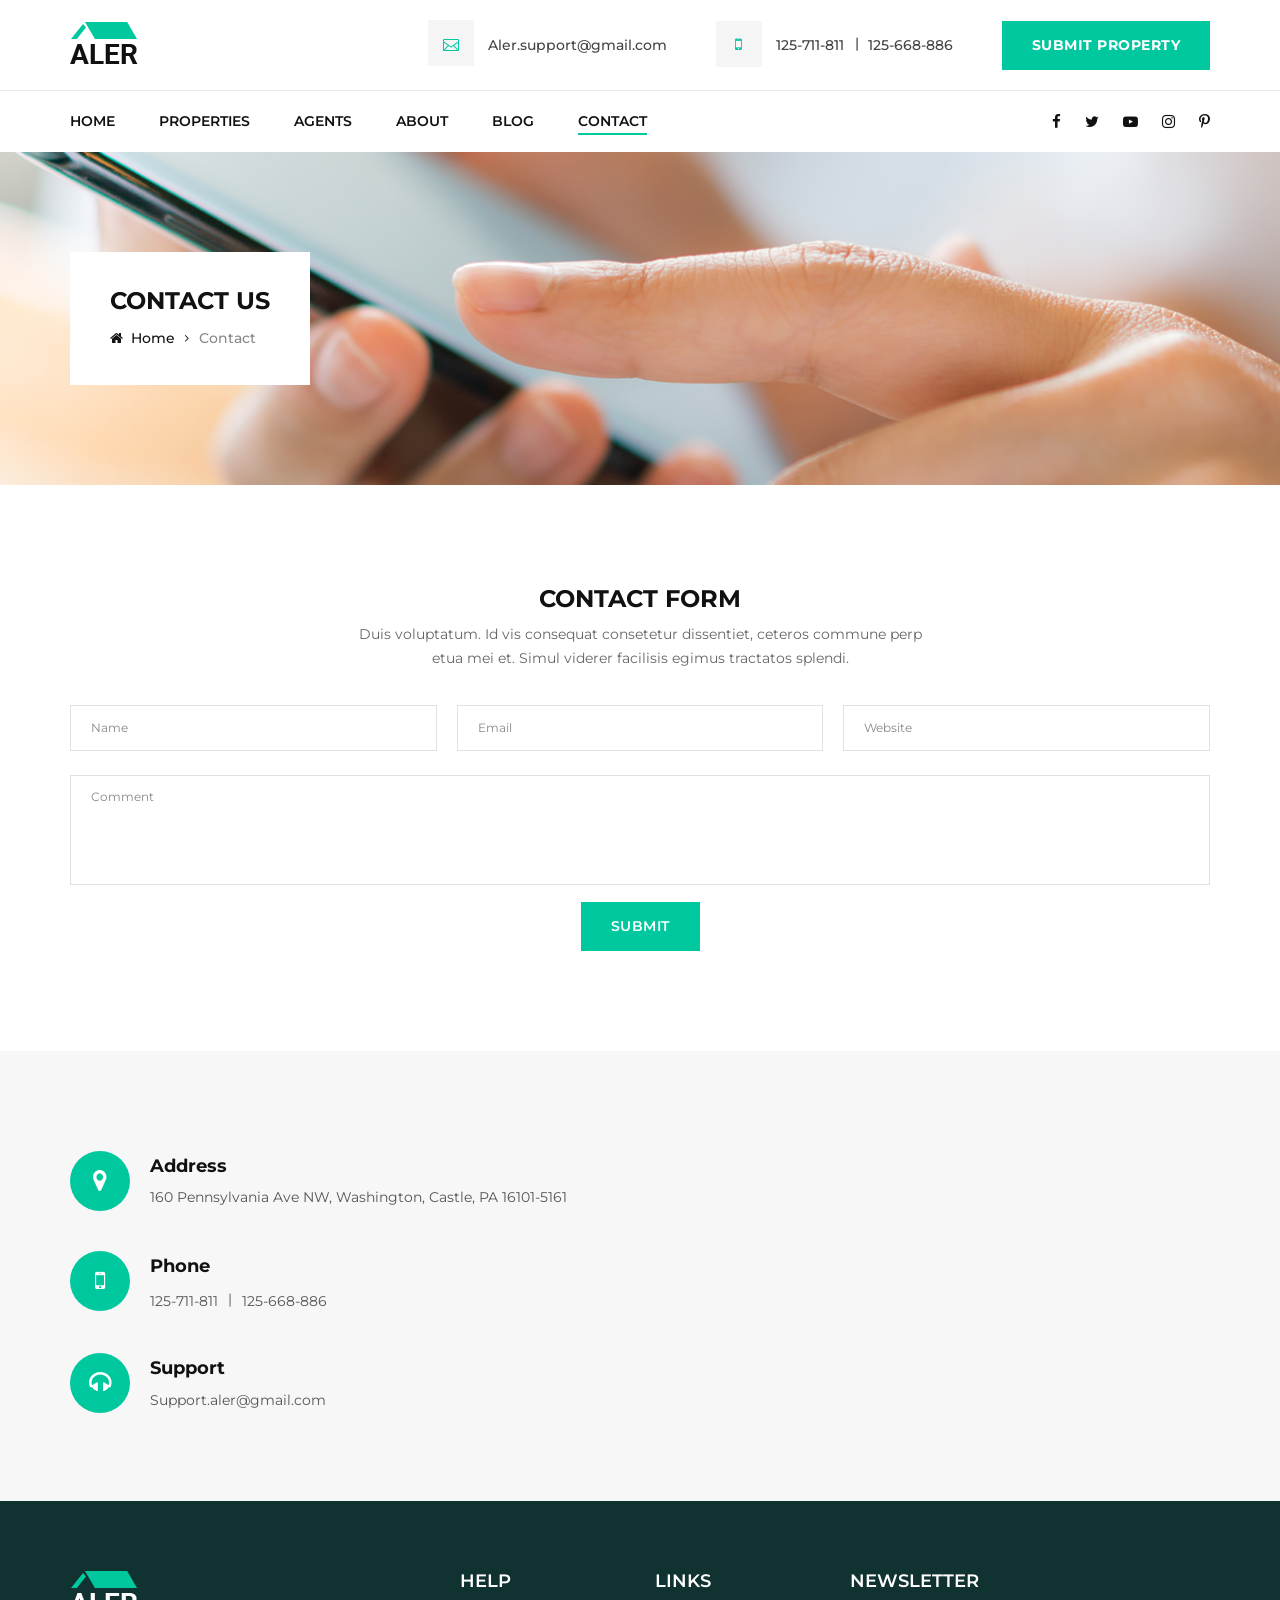
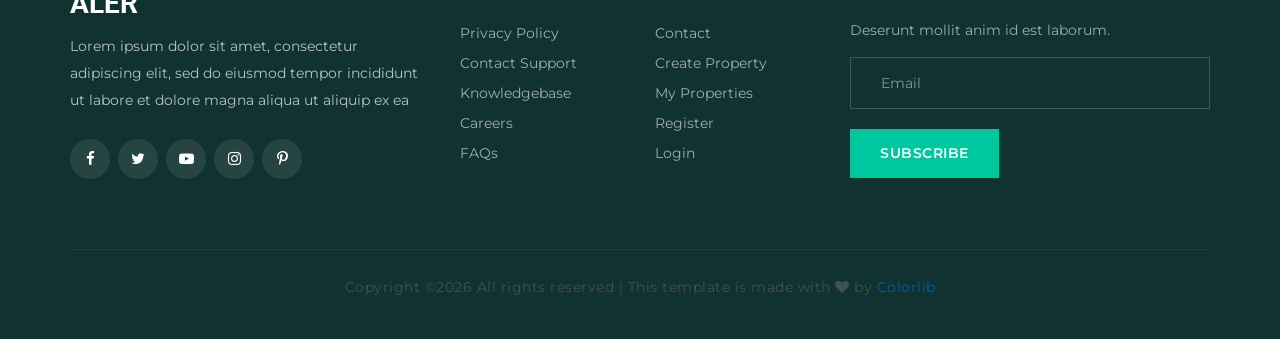
<file: rentalSystem/public/contact.html>
<!DOCTYPE html>
<html lang="zxx">

<head>
    <meta charset="UTF-8">
    <meta name="description" content="Aler Template">
    <meta name="keywords" content="Aler, unica, creative, html">
    <meta name="viewport" content="width=device-width, initial-scale=1.0">
    <meta http-equiv="X-UA-Compatible" content="ie=edge">
    <title>Aler | Template</title>

    <!-- Google Font -->
    <link href="https://fonts.googleapis.com/css?family=Montserrat:300,400,500,600,700,800,900&display=swap"
        rel="stylesheet">
    <link href="https://fonts.googleapis.com/css?family=Lato:400,700,900&display=swap" rel="stylesheet">

    <!-- Css Styles -->
    <link rel="stylesheet" href="css/bootstrap.min.css" type="text/css">
    <link rel="stylesheet" href="css/font-awesome.min.css" type="text/css">
    <link rel="stylesheet" href="css/elegant-icons.css" type="text/css">
    <link rel="stylesheet" href="css/jquery-ui.min.css" type="text/css">
    <link rel="stylesheet" href="css/nice-select.css" type="text/css">
    <link rel="stylesheet" href="css/owl.carousel.min.css" type="text/css">
    <link rel="stylesheet" href="css/magnific-popup.css" type="text/css">
    <link rel="stylesheet" href="css/slicknav.min.css" type="text/css">
    <link rel="stylesheet" href="css/style.css" type="text/css">
</head>

<body>
    <!-- Page Preloder -->
    <div id="preloder">
        <div class="loader"></div>
    </div>

    <!-- Offcanvas Menu Wrapper Begin -->
    <div class="offcanvas-menu-overlay"></div>
    <div class="offcanvas-menu-wrapper">
        <div class="canvas-close">
            <span class="icon_close"></span>
        </div>
        <div class="logo">
            <a href="./index.html">
                <img src="img/logo.png" alt="">
            </a>
        </div>
        <div id="mobile-menu-wrap"></div>
        <div class="om-widget">
            <ul>
                <li><i class="icon_mail_alt"></i> Aler.support@gmail.com</li>
                <li><i class="fa fa-mobile-phone"></i> 125-711-811 <span>125-668-886</span></li>
            </ul>
            <a href="#" class="hw-btn">Submit property</a>
        </div>
        <div class="om-social">
            <a href="#"><i class="fa fa-facebook"></i></a>
            <a href="#"><i class="fa fa-twitter"></i></a>
            <a href="#"><i class="fa fa-youtube-play"></i></a>
            <a href="#"><i class="fa fa-instagram"></i></a>
            <a href="#"><i class="fa fa-pinterest-p"></i></a>
        </div>
    </div>
    <!-- Offcanvas Menu Wrapper End -->

    <!-- Header Section Begin -->
    <header class="header-section">
        <div class="hs-top">
            <div class="container">
                <div class="row">
                    <div class="col-lg-2">
                        <div class="logo">
                            <a href="./index.html"><img src="img/logo.png" alt=""></a>
                        </div>
                    </div>
                    <div class="col-lg-10">
                        <div class="ht-widget">
                            <ul>
                                <li><i class="icon_mail_alt"></i> Aler.support@gmail.com</li>
                                <li><i class="fa fa-mobile-phone"></i> 125-711-811 <span>125-668-886</span></li>
                            </ul>
                            <a href="#" class="hw-btn">Submit property</a>
                        </div>
                    </div>
                </div>
                <div class="canvas-open">
                    <span class="icon_menu"></span>
                </div>
            </div>
        </div>
        <div class="hs-nav">
            <div class="container">
                <div class="row">
                    <div class="col-lg-9">
                        <nav class="nav-menu">
                            <ul>
                                <li><a href="./index.html">Home</a></li>
                                <li><a href="#">Properties</a>
                                    <ul class="dropdown">
                                        <li><a href="./property.html">Property Grid</a></li>
                                        <li><a href="./profile.html">Property List</a></li>
                                        <li><a href="./property-details.html">Property Detail</a></li>
                                        <li><a href="./property-comparison.html">Property Comperison</a></li>
                                        <li><a href="./property-submit.html">Property Submit</a></li>
                                    </ul>
                                </li>
                                <li><a href="./agents.html">Agents</a></li>
                                <li><a href="./about.html">About</a></li>
                                <li><a href="./blog.html">Blog</a></li>
                                <li class="active"><a href="./contact.html">Contact</a></li>
                            </ul>
                        </nav>
                    </div>
                    <div class="col-lg-3">
                        <div class="hn-social">
                            <a href="#"><i class="fa fa-facebook"></i></a>
                            <a href="#"><i class="fa fa-twitter"></i></a>
                            <a href="#"><i class="fa fa-youtube-play"></i></a>
                            <a href="#"><i class="fa fa-instagram"></i></a>
                            <a href="#"><i class="fa fa-pinterest-p"></i></a>
                        </div>
                    </div>
                </div>
            </div>
        </div>
    </header>
    <!-- Header End -->

    <!-- Breadcrumb Section Begin -->
    <section class="breadcrumb-section spad set-bg" data-setbg="img/breadcrumb-contact-bg.jpg">
        <div class="container">
            <div class="row">
                <div class="col-lg-12">
                    <div class="breadcrumb-text">
                        <h4>Contact Us</h4>
                        <div class="bt-option">
                            <a href="./index.html"><i class="fa fa-home"></i> Home</a>
                            <span>Contact</span>
                        </div>
                    </div>
                </div>
            </div>
        </div>
    </section>
    <!-- Breadcrumb Section End -->

    <!-- Contact Form Section Begin -->
    <section class="contact-form-section spad">
        <div class="container">
            <div class="row">
                <div class="col-lg-12">
                    <div class="cf-content">
                        <div class="cc-title">
                            <h4>Contact form</h4>
                            <p>Duis voluptatum. Id vis consequat consetetur dissentiet, ceteros commune perp <br />etua
                                mei et. Simul viderer facilisis egimus tractatos splendi.</p>
                        </div>
                        <form action="#" class="cc-form">
                            <div class="group-input">
                                <input type="text" placeholder="Name">
                                <input type="text" placeholder="Email">
                                <input type="text" placeholder="Website">
                            </div>
                            <textarea placeholder="Comment"></textarea>
                            <button type="submit" class="site-btn">Submit</button>
                        </form>
                    </div>
                </div>
            </div>
        </div>
    </section>
    <!-- Contact Form Section End -->

    <!-- Contact Section Begin -->
    <section class="contact-section">
        <div class="container">
            <div class="row">
                <div class="col-lg-6">
                    <div class="contact-info">
                        <div class="ci-item">
                            <div class="ci-icon">
                                <i class="fa fa-map-marker"></i>
                            </div>
                            <div class="ci-text">
                                <h5>Address</h5>
                                <p>160 Pennsylvania Ave NW, Washington, Castle, PA 16101-5161</p>
                            </div>
                        </div>
                        <div class="ci-item">
                            <div class="ci-icon">
                                <i class="fa fa-mobile"></i>
                            </div>
                            <div class="ci-text">
                                <h5>Phone</h5>
                                <ul>
                                    <li>125-711-811</li>
                                    <li>125-668-886</li>
                                </ul>
                            </div>
                        </div>
                        <div class="ci-item">
                            <div class="ci-icon">
                                <i class="fa fa-headphones"></i>
                            </div>
                            <div class="ci-text">
                                <h5>Support</h5>
                                <p>Support.aler@gmail.com</p>
                            </div>
                        </div>
                    </div>
                </div>
            </div>
        </div>
        <div class="cs-map">
            <iframe
                src="https://www.google.com/maps/embed?pb=!1m18!1m12!1m3!1d735515.5813275519!2d-80.41163541934742!3d43.93644386501528!2m3!1f0!2f0!3f0!3m2!1i1024!2i768!4f13.1!3m3!1m2!1s0x882a55bbf3de23d7%3A0x3ada5af229b47375!2sMono%2C%20ON%2C%20Canada!5e0!3m2!1sen!2sbd!4v1583262687289!5m2!1sen!2sbd"
                height="450" style="border:0;" allowfullscreen=""></iframe>
        </div>
    </section>
    <!-- Contact Section End -->

        <!-- Footer Section Begin -->
    <footer class="footer-section">
        <div class="container">
            <div class="row">
                <div class="col-lg-4 col-md-6">
                    <div class="fs-about">
                        <div class="fs-logo">
                            <a href="#">
                                <img src="img/f-logo.png" alt="">
                            </a>
                        </div>
                        <p>Lorem ipsum dolor sit amet, consectetur adipiscing elit, sed do eiusmod tempor incididunt ut
                            labore et dolore magna aliqua ut aliquip ex ea</p>
                        <div class="fs-social">
                            <a href="#"><i class="fa fa-facebook"></i></a>
                            <a href="#"><i class="fa fa-twitter"></i></a>
                            <a href="#"><i class="fa fa-youtube-play"></i></a>
                            <a href="#"><i class="fa fa-instagram"></i></a>
                            <a href="#"><i class="fa fa-pinterest-p"></i></a>
                        </div>
                    </div>
                </div>
                <div class="col-lg-2 col-sm-6">
                    <div class="fs-widget">
                        <h5>Help</h5>
                        <ul>
                            <li><a href="#">Privacy Policy</a></li>
                            <li><a href="#">Contact Support</a></li>
                            <li><a href="#">Knowledgebase</a></li>
                            <li><a href="#">Careers</a></li>
                            <li><a href="#">FAQs</a></li>
                        </ul>
                    </div>
                </div>
                <div class="col-lg-2 col-sm-6">
                    <div class="fs-widget">
                        <h5>Links</h5>
                        <ul>
                            <li><a href="#">Contact</a></li>
                            <li><a href="#">Create Property</a></li>
                            <li><a href="#">My Properties</a></li>
                            <li><a href="#">Register</a></li>
                            <li><a href="#">Login</a></li>
                        </ul>
                    </div>
                </div>
                <div class="col-lg-4 col-md-6">
                    <div class="fs-widget">
                        <h5>Newsletter</h5>
                        <p>Deserunt mollit anim id est laborum.</p>
                        <form action="#" class="subscribe-form">
                            <input type="text" placeholder="Email">
                            <button type="submit" class="site-btn">Subscribe</button>
                        </form>
                    </div>
                </div>
            </div>
            <div class="copyright-text">
                <p><!-- Link back to Colorlib can't be removed. Template is licensed under CC BY 3.0. -->
  Copyright &copy;<script>document.write(new Date().getFullYear());</script> All rights reserved | This template is made with <i class="fa fa-heart" aria-hidden="true"></i> by <a href="https://colorlib.com" target="_blank">Colorlib</a>
  <!-- Link back to Colorlib can't be removed. Template is licensed under CC BY 3.0. --></p>
            </div>
        </div>
    </footer>
    <!-- Footer Section End -->

    <!-- Js Plugins -->
    <script src="js/jquery-3.3.1.min.js"></script>
    <script src="js/bootstrap.min.js"></script>
    <script src="js/jquery.magnific-popup.min.js"></script>
    <script src="js/mixitup.min.js"></script>
    <script src="js/jquery-ui.min.js"></script>
    <script src="js/jquery.nice-select.min.js"></script>
    <script src="js/jquery.slicknav.js"></script>
    <script src="js/owl.carousel.min.js"></script>
    <script src="js/jquery.richtext.min.js"></script>
    <script src="js/image-uploader.min.js"></script>
    <script src="js/main.js"></script>
</body>

</html>
</file>
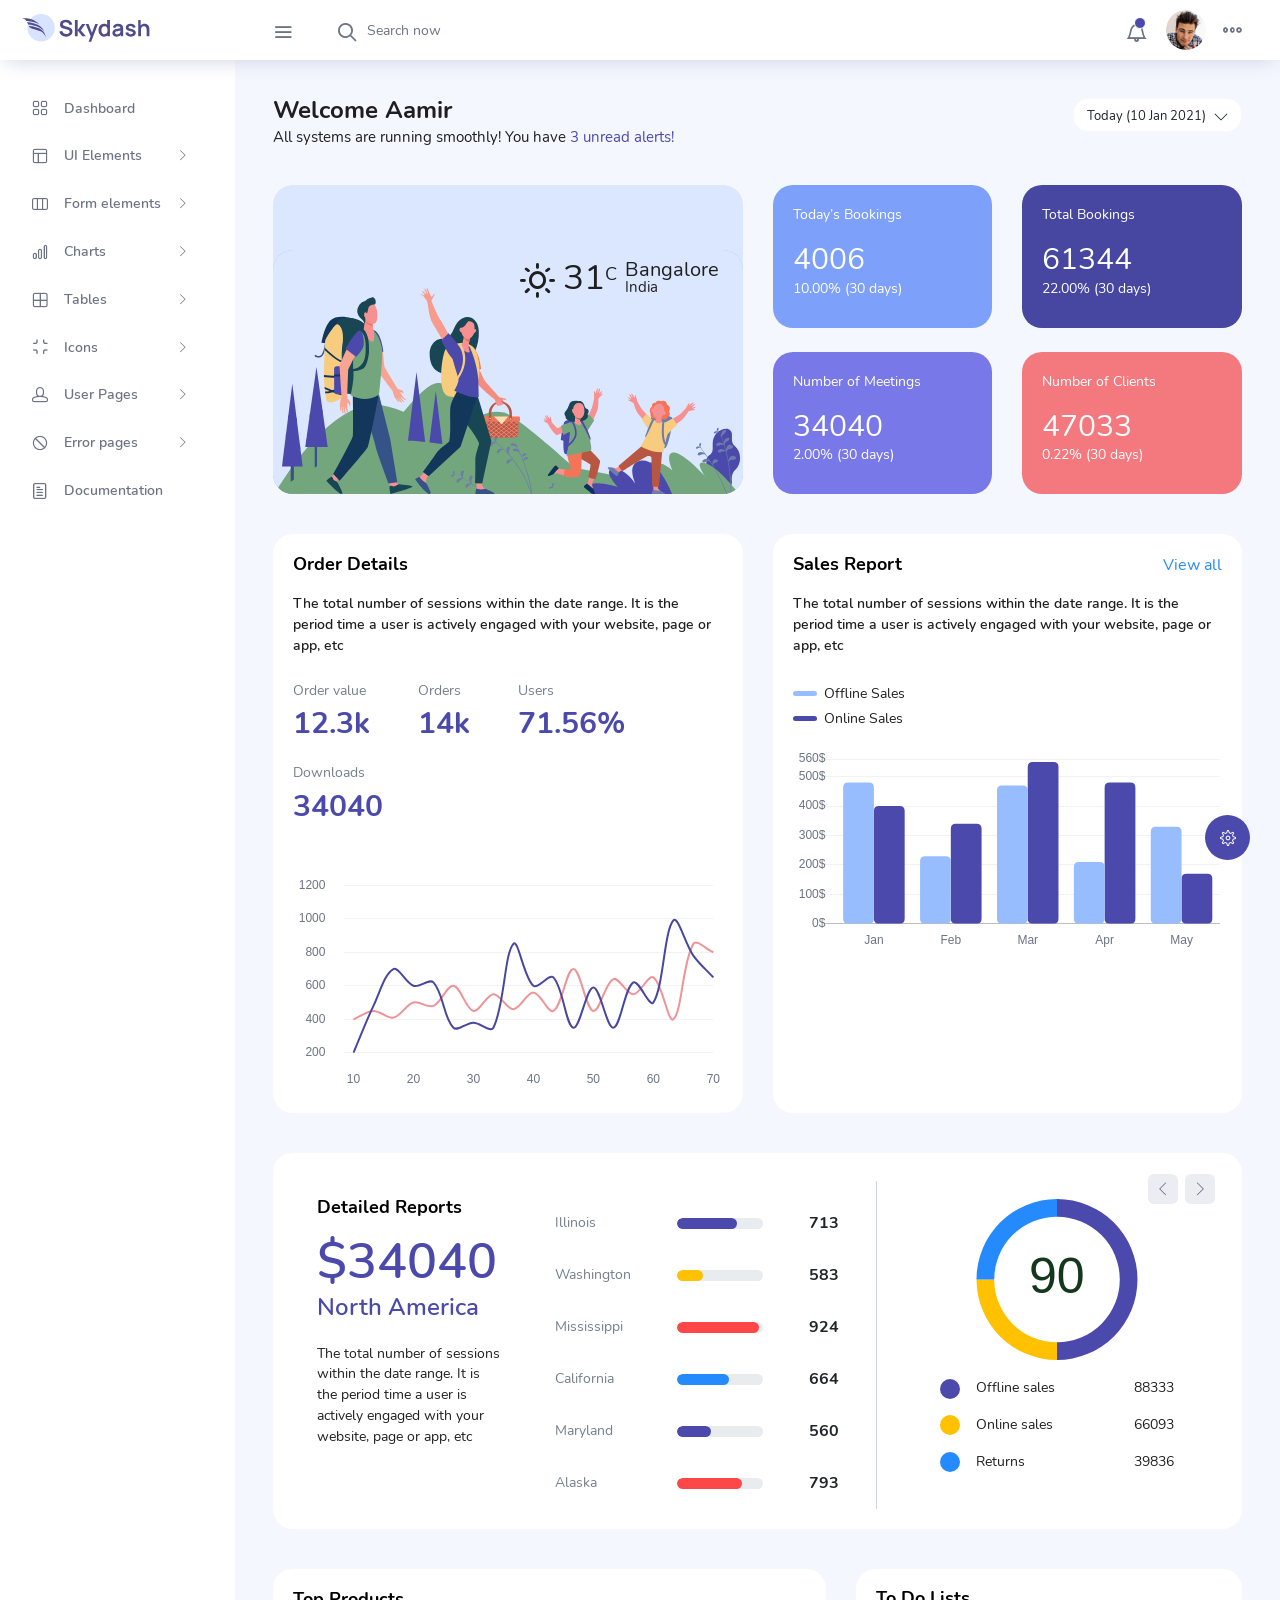
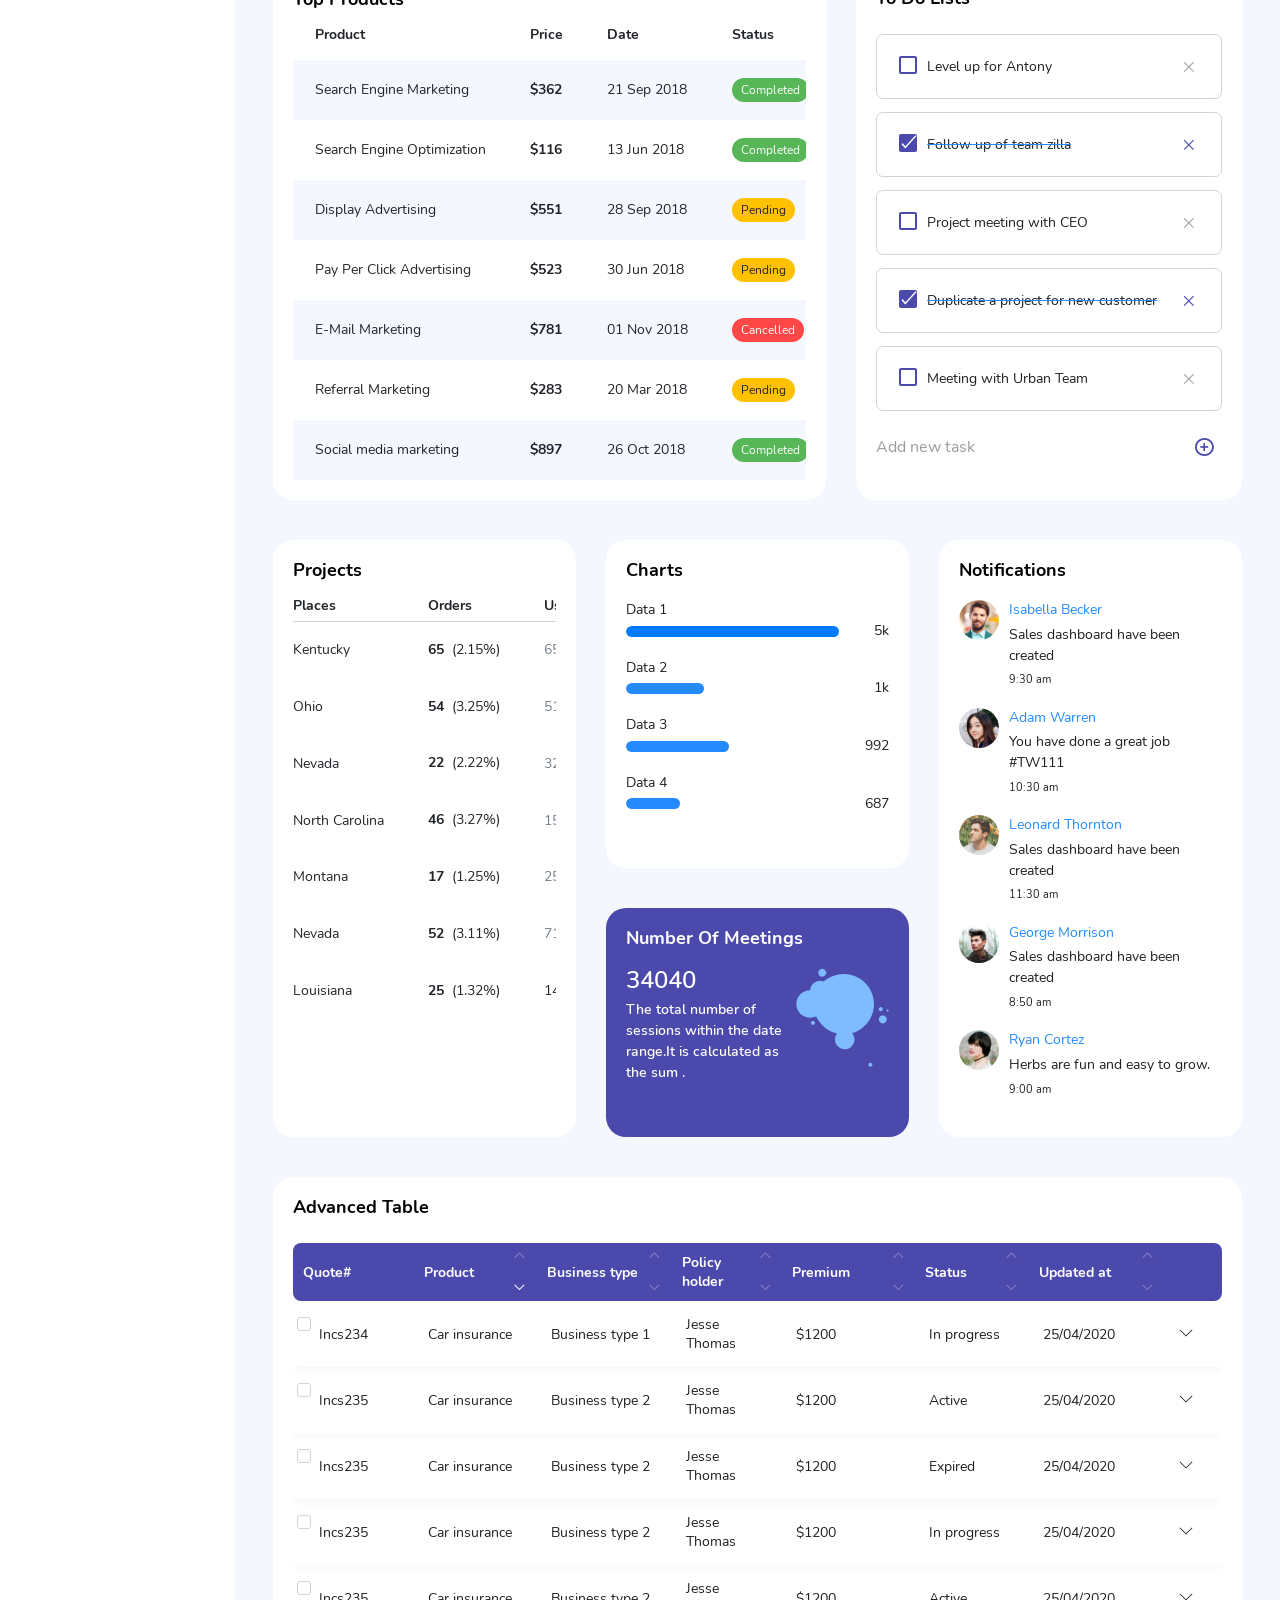
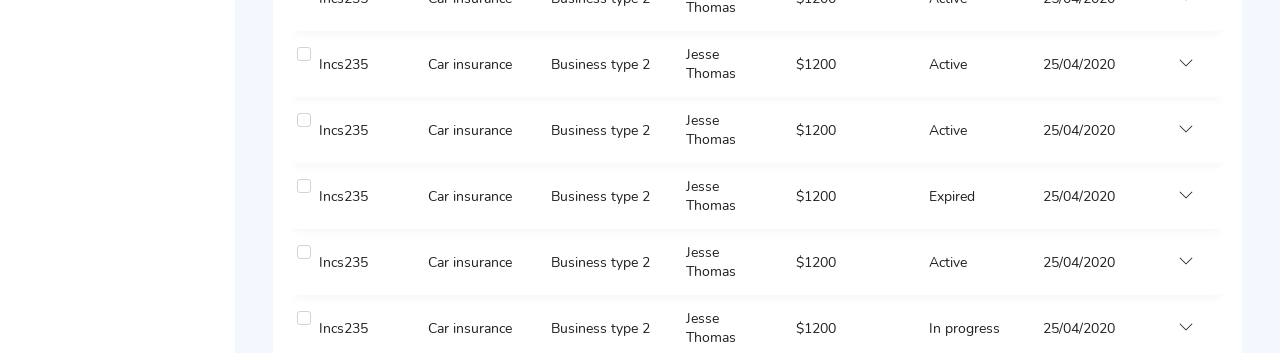
<file: rentalSystem/public/dash.html>
<!DOCTYPE html>
<html lang="en">

<head>
  <!-- Required meta tags -->
  <meta charset="utf-8">
  <meta name="viewport" content="width=device-width, initial-scale=1, shrink-to-fit=no">
  <title>Skydash Admin</title>
  <!-- plugins:css -->
  <link rel="stylesheet" href="vendors/feather/feather.css">
  <link rel="stylesheet" href="vendors/ti-icons/css/themify-icons.css">
  <link rel="stylesheet" href="vendors/css/vendor.bundle.base.css">
  <!-- endinject -->
  <!-- Plugin css for this page -->
  <link rel="stylesheet" href="vendors/datatables.net-bs4/dataTables.bootstrap4.css">
  <link rel="stylesheet" href="vendors/ti-icons/css/themify-icons.css">
  <link rel="stylesheet" type="text/css" href="js/select.dataTables.min.css">
  <!-- End plugin css for this page -->
  <!-- inject:css -->
  <link rel="stylesheet" href="css/vertical-layout-light/style.css">
  <!-- endinject -->
  <link rel="shortcut icon" href="images/favicon.png" />
</head>
<body>
  <div class="container-scroller">
    <!-- partial:partials/_navbar.html -->
    <nav class="navbar col-lg-12 col-12 p-0 fixed-top d-flex flex-row">
      <div class="text-center navbar-brand-wrapper d-flex align-items-center justify-content-center">
        <a class="navbar-brand brand-logo mr-5" href="index.html"><img src="images/logo.svg" class="mr-2" alt="logo"/></a>
        <a class="navbar-brand brand-logo-mini" href="index.html"><img src="images/logo-mini.svg" alt="logo"/></a>
      </div>
      <div class="navbar-menu-wrapper d-flex align-items-center justify-content-end">
        <button class="navbar-toggler navbar-toggler align-self-center" type="button" data-toggle="minimize">
          <span class="icon-menu"></span>
        </button>
        <ul class="navbar-nav mr-lg-2">
          <li class="nav-item nav-search d-none d-lg-block">
            <div class="input-group">
              <div class="input-group-prepend hover-cursor" id="navbar-search-icon">
                <span class="input-group-text" id="search">
                  <i class="icon-search"></i>
                </span>
              </div>
              <input type="text" class="form-control" id="navbar-search-input" placeholder="Search now" aria-label="search" aria-describedby="search">
            </div>
          </li>
        </ul>
        <ul class="navbar-nav navbar-nav-right">
          <li class="nav-item dropdown">
            <a class="nav-link count-indicator dropdown-toggle" id="notificationDropdown" href="#" data-toggle="dropdown">
              <i class="icon-bell mx-0"></i>
              <span class="count"></span>
            </a>
            <div class="dropdown-menu dropdown-menu-right navbar-dropdown preview-list" aria-labelledby="notificationDropdown">
              <p class="mb-0 font-weight-normal float-left dropdown-header">Notifications</p>
              <a class="dropdown-item preview-item">
                <div class="preview-thumbnail">
                  <div class="preview-icon bg-success">
                    <i class="ti-info-alt mx-0"></i>
                  </div>
                </div>
                <div class="preview-item-content">
                  <h6 class="preview-subject font-weight-normal">Application Error</h6>
                  <p class="font-weight-light small-text mb-0 text-muted">
                    Just now
                  </p>
                </div>
              </a>
              <a class="dropdown-item preview-item">
                <div class="preview-thumbnail">
                  <div class="preview-icon bg-warning">
                    <i class="ti-settings mx-0"></i>
                  </div>
                </div>
                <div class="preview-item-content">
                  <h6 class="preview-subject font-weight-normal">Settings</h6>
                  <p class="font-weight-light small-text mb-0 text-muted">
                    Private message
                  </p>
                </div>
              </a>
              <a class="dropdown-item preview-item">
                <div class="preview-thumbnail">
                  <div class="preview-icon bg-info">
                    <i class="ti-user mx-0"></i>
                  </div>
                </div>
                <div class="preview-item-content">
                  <h6 class="preview-subject font-weight-normal">New user registration</h6>
                  <p class="font-weight-light small-text mb-0 text-muted">
                    2 days ago
                  </p>
                </div>
              </a>
            </div>
          </li>
          <li class="nav-item nav-profile dropdown">
            <a class="nav-link dropdown-toggle" href="#" data-toggle="dropdown" id="profileDropdown">
              <img src="images/faces/face28.jpg" alt="profile"/>
            </a>
            <div class="dropdown-menu dropdown-menu-right navbar-dropdown" aria-labelledby="profileDropdown">
              <a class="dropdown-item">
                <i class="ti-settings text-primary"></i>
                Settings
              </a>
              <a class="dropdown-item">
                <i class="ti-power-off text-primary"></i>
                Logout
              </a>
            </div>
          </li>
          <li class="nav-item nav-settings d-none d-lg-flex">
            <a class="nav-link" href="#">
              <i class="icon-ellipsis"></i>
            </a>
          </li>
        </ul>
        <button class="navbar-toggler navbar-toggler-right d-lg-none align-self-center" type="button" data-toggle="offcanvas">
          <span class="icon-menu"></span>
        </button>
      </div>
    </nav>
    <!-- partial -->
    <div class="container-fluid page-body-wrapper">
      <!-- partial:partials/_settings-panel.html -->
      <div class="theme-setting-wrapper">
        <div id="settings-trigger"><i class="ti-settings"></i></div>
        <div id="theme-settings" class="settings-panel">
          <i class="settings-close ti-close"></i>
          <p class="settings-heading">SIDEBAR SKINS</p>
          <div class="sidebar-bg-options selected" id="sidebar-light-theme"><div class="img-ss rounded-circle bg-light border mr-3"></div>Light</div>
          <div class="sidebar-bg-options" id="sidebar-dark-theme"><div class="img-ss rounded-circle bg-dark border mr-3"></div>Dark</div>
          <p class="settings-heading mt-2">HEADER SKINS</p>
          <div class="color-tiles mx-0 px-4">
            <div class="tiles success"></div>
            <div class="tiles warning"></div>
            <div class="tiles danger"></div>
            <div class="tiles info"></div>
            <div class="tiles dark"></div>
            <div class="tiles default"></div>
          </div>
        </div>
      </div>
      <div id="right-sidebar" class="settings-panel">
        <i class="settings-close ti-close"></i>
        <ul class="nav nav-tabs border-top" id="setting-panel" role="tablist">
          <li class="nav-item">
            <a class="nav-link active" id="todo-tab" data-toggle="tab" href="#todo-section" role="tab" aria-controls="todo-section" aria-expanded="true">TO DO LIST</a>
          </li>
          <li class="nav-item">
            <a class="nav-link" id="chats-tab" data-toggle="tab" href="#chats-section" role="tab" aria-controls="chats-section">CHATS</a>
          </li>
        </ul>
        <div class="tab-content" id="setting-content">
          <div class="tab-pane fade show active scroll-wrapper" id="todo-section" role="tabpanel" aria-labelledby="todo-section">
            <div class="add-items d-flex px-3 mb-0">
              <form class="form w-100">
                <div class="form-group d-flex">
                  <input type="text" class="form-control todo-list-input" placeholder="Add To-do">
                  <button type="submit" class="add btn btn-primary todo-list-add-btn" id="add-task">Add</button>
                </div>
              </form>
            </div>
            <div class="list-wrapper px-3">
              <ul class="d-flex flex-column-reverse todo-list">
                <li>
                  <div class="form-check">
                    <label class="form-check-label">
                      <input class="checkbox" type="checkbox">
                      Team review meeting at 3.00 PM
                    </label>
                  </div>
                  <i class="remove ti-close"></i>
                </li>
                <li>
                  <div class="form-check">
                    <label class="form-check-label">
                      <input class="checkbox" type="checkbox">
                      Prepare for presentation
                    </label>
                  </div>
                  <i class="remove ti-close"></i>
                </li>
                <li>
                  <div class="form-check">
                    <label class="form-check-label">
                      <input class="checkbox" type="checkbox">
                      Resolve all the low priority tickets due today
                    </label>
                  </div>
                  <i class="remove ti-close"></i>
                </li>
                <li class="completed">
                  <div class="form-check">
                    <label class="form-check-label">
                      <input class="checkbox" type="checkbox" checked>
                      Schedule meeting for next week
                    </label>
                  </div>
                  <i class="remove ti-close"></i>
                </li>
                <li class="completed">
                  <div class="form-check">
                    <label class="form-check-label">
                      <input class="checkbox" type="checkbox" checked>
                      Project review
                    </label>
                  </div>
                  <i class="remove ti-close"></i>
                </li>
              </ul>
            </div>
            <h4 class="px-3 text-muted mt-5 font-weight-light mb-0">Events</h4>
            <div class="events pt-4 px-3">
              <div class="wrapper d-flex mb-2">
                <i class="ti-control-record text-primary mr-2"></i>
                <span>Feb 11 2018</span>
              </div>
              <p class="mb-0 font-weight-thin text-gray">Creating component page build a js</p>
              <p class="text-gray mb-0">The total number of sessions</p>
            </div>
            <div class="events pt-4 px-3">
              <div class="wrapper d-flex mb-2">
                <i class="ti-control-record text-primary mr-2"></i>
                <span>Feb 7 2018</span>
              </div>
              <p class="mb-0 font-weight-thin text-gray">Meeting with Alisa</p>
              <p class="text-gray mb-0 ">Call Sarah Graves</p>
            </div>
          </div>
          <!-- To do section tab ends -->
          <div class="tab-pane fade" id="chats-section" role="tabpanel" aria-labelledby="chats-section">
            <div class="d-flex align-items-center justify-content-between border-bottom">
              <p class="settings-heading border-top-0 mb-3 pl-3 pt-0 border-bottom-0 pb-0">Friends</p>
              <small class="settings-heading border-top-0 mb-3 pt-0 border-bottom-0 pb-0 pr-3 font-weight-normal">See All</small>
            </div>
            <ul class="chat-list">
              <li class="list active">
                <div class="profile"><img src="images/faces/face1.jpg" alt="image"><span class="online"></span></div>
                <div class="info">
                  <p>Thomas Douglas</p>
                  <p>Available</p>
                </div>
                <small class="text-muted my-auto">19 min</small>
              </li>
              <li class="list">
                <div class="profile"><img src="images/faces/face2.jpg" alt="image"><span class="offline"></span></div>
                <div class="info">
                  <div class="wrapper d-flex">
                    <p>Catherine</p>
                  </div>
                  <p>Away</p>
                </div>
                <div class="badge badge-success badge-pill my-auto mx-2">4</div>
                <small class="text-muted my-auto">23 min</small>
              </li>
              <li class="list">
                <div class="profile"><img src="images/faces/face3.jpg" alt="image"><span class="online"></span></div>
                <div class="info">
                  <p>Daniel Russell</p>
                  <p>Available</p>
                </div>
                <small class="text-muted my-auto">14 min</small>
              </li>
              <li class="list">
                <div class="profile"><img src="images/faces/face4.jpg" alt="image"><span class="offline"></span></div>
                <div class="info">
                  <p>James Richardson</p>
                  <p>Away</p>
                </div>
                <small class="text-muted my-auto">2 min</small>
              </li>
              <li class="list">
                <div class="profile"><img src="images/faces/face5.jpg" alt="image"><span class="online"></span></div>
                <div class="info">
                  <p>Madeline Kennedy</p>
                  <p>Available</p>
                </div>
                <small class="text-muted my-auto">5 min</small>
              </li>
              <li class="list">
                <div class="profile"><img src="images/faces/face6.jpg" alt="image"><span class="online"></span></div>
                <div class="info">
                  <p>Sarah Graves</p>
                  <p>Available</p>
                </div>
                <small class="text-muted my-auto">47 min</small>
              </li>
            </ul>
          </div>
          <!-- chat tab ends -->
        </div>
      </div>
      <!-- partial -->
      <!-- partial:partials/_sidebar.html -->
      <nav class="sidebar sidebar-offcanvas" id="sidebar">
        <ul class="nav">
          <li class="nav-item">
            <a class="nav-link" href="index.html">
              <i class="icon-grid menu-icon"></i>
              <span class="menu-title">Dashboard</span>
            </a>
          </li>
          <li class="nav-item">
            <a class="nav-link" data-toggle="collapse" href="#ui-basic" aria-expanded="false" aria-controls="ui-basic">
              <i class="icon-layout menu-icon"></i>
              <span class="menu-title">UI Elements</span>
              <i class="menu-arrow"></i>
            </a>
            <div class="collapse" id="ui-basic">
              <ul class="nav flex-column sub-menu">
                <li class="nav-item"> <a class="nav-link" href="pages/ui-features/buttons.html">Buttons</a></li>
                <li class="nav-item"> <a class="nav-link" href="pages/ui-features/dropdowns.html">Dropdowns</a></li>
                <li class="nav-item"> <a class="nav-link" href="pages/ui-features/typography.html">Typography</a></li>
              </ul>
            </div>
          </li>
          <li class="nav-item">
            <a class="nav-link" data-toggle="collapse" href="#form-elements" aria-expanded="false" aria-controls="form-elements">
              <i class="icon-columns menu-icon"></i>
              <span class="menu-title">Form elements</span>
              <i class="menu-arrow"></i>
            </a>
            <div class="collapse" id="form-elements">
              <ul class="nav flex-column sub-menu">
                <li class="nav-item"><a class="nav-link" href="pages/forms/basic_elements.html">Basic Elements</a></li>
              </ul>
            </div>
          </li>
          <li class="nav-item">
            <a class="nav-link" data-toggle="collapse" href="#charts" aria-expanded="false" aria-controls="charts">
              <i class="icon-bar-graph menu-icon"></i>
              <span class="menu-title">Charts</span>
              <i class="menu-arrow"></i>
            </a>
            <div class="collapse" id="charts">
              <ul class="nav flex-column sub-menu">
                <li class="nav-item"> <a class="nav-link" href="pages/charts/chartjs.html">ChartJs</a></li>
              </ul>
            </div>
          </li>
          <li class="nav-item">
            <a class="nav-link" data-toggle="collapse" href="#tables" aria-expanded="false" aria-controls="tables">
              <i class="icon-grid-2 menu-icon"></i>
              <span class="menu-title">Tables</span>
              <i class="menu-arrow"></i>
            </a>
            <div class="collapse" id="tables">
              <ul class="nav flex-column sub-menu">
                <li class="nav-item"> <a class="nav-link" href="pages/tables/basic-table.html">Basic table</a></li>
              </ul>
            </div>
          </li>
          <li class="nav-item">
            <a class="nav-link" data-toggle="collapse" href="#icons" aria-expanded="false" aria-controls="icons">
              <i class="icon-contract menu-icon"></i>
              <span class="menu-title">Icons</span>
              <i class="menu-arrow"></i>
            </a>
            <div class="collapse" id="icons">
              <ul class="nav flex-column sub-menu">
                <li class="nav-item"> <a class="nav-link" href="pages/icons/mdi.html">Mdi icons</a></li>
              </ul>
            </div>
          </li>
          <li class="nav-item">
            <a class="nav-link" data-toggle="collapse" href="#auth" aria-expanded="false" aria-controls="auth">
              <i class="icon-head menu-icon"></i>
              <span class="menu-title">User Pages</span>
              <i class="menu-arrow"></i>
            </a>
            <div class="collapse" id="auth">
              <ul class="nav flex-column sub-menu">
                <li class="nav-item"> <a class="nav-link" href="pages/samples/login.html"> Login </a></li>
                <li class="nav-item"> <a class="nav-link" href="pages/samples/register.html"> Register </a></li>
              </ul>
            </div>
          </li>
          <li class="nav-item">
            <a class="nav-link" data-toggle="collapse" href="#error" aria-expanded="false" aria-controls="error">
              <i class="icon-ban menu-icon"></i>
              <span class="menu-title">Error pages</span>
              <i class="menu-arrow"></i>
            </a>
            <div class="collapse" id="error">
              <ul class="nav flex-column sub-menu">
                <li class="nav-item"> <a class="nav-link" href="pages/samples/error-404.html"> 404 </a></li>
                <li class="nav-item"> <a class="nav-link" href="pages/samples/error-500.html"> 500 </a></li>
              </ul>
            </div>
          </li>
          <li class="nav-item">
            <a class="nav-link" href="pages/documentation/documentation.html">
              <i class="icon-paper menu-icon"></i>
              <span class="menu-title">Documentation</span>
            </a>
          </li>
        </ul>
      </nav>
      <!-- partial -->
      <div class="main-panel">
        <div class="content-wrapper">
          <div class="row">
            <div class="col-md-12 grid-margin">
              <div class="row">
                <div class="col-12 col-xl-8 mb-4 mb-xl-0">
                  <h3 class="font-weight-bold">Welcome Aamir</h3>
                  <h6 class="font-weight-normal mb-0">All systems are running smoothly! You have <span class="text-primary">3 unread alerts!</span></h6>
                </div>
                <div class="col-12 col-xl-4">
                 <div class="justify-content-end d-flex">
                  <div class="dropdown flex-md-grow-1 flex-xl-grow-0">
                    <button class="btn btn-sm btn-light bg-white dropdown-toggle" type="button" id="dropdownMenuDate2" data-toggle="dropdown" aria-haspopup="true" aria-expanded="true">
                     <i class="mdi mdi-calendar"></i> Today (10 Jan 2021)
                    </button>
                    <div class="dropdown-menu dropdown-menu-right" aria-labelledby="dropdownMenuDate2">
                      <a class="dropdown-item" href="#">January - March</a>
                      <a class="dropdown-item" href="#">March - June</a>
                      <a class="dropdown-item" href="#">June - August</a>
                      <a class="dropdown-item" href="#">August - November</a>
                    </div>
                  </div>
                 </div>
                </div>
              </div>
            </div>
          </div>
          <div class="row">
            <div class="col-md-6 grid-margin stretch-card">
              <div class="card tale-bg">
                <div class="card-people mt-auto">
                  <img src="images/dashboard/people.svg" alt="people">
                  <div class="weather-info">
                    <div class="d-flex">
                      <div>
                        <h2 class="mb-0 font-weight-normal"><i class="icon-sun mr-2"></i>31<sup>C</sup></h2>
                      </div>
                      <div class="ml-2">
                        <h4 class="location font-weight-normal">Bangalore</h4>
                        <h6 class="font-weight-normal">India</h6>
                      </div>
                    </div>
                  </div>
                </div>
              </div>
            </div>
            <div class="col-md-6 grid-margin transparent">
              <div class="row">
                <div class="col-md-6 mb-4 stretch-card transparent">
                  <div class="card card-tale">
                    <div class="card-body">
                      <p class="mb-4">Today’s Bookings</p>
                      <p class="fs-30 mb-2">4006</p>
                      <p>10.00% (30 days)</p>
                    </div>
                  </div>
                </div>
                <div class="col-md-6 mb-4 stretch-card transparent">
                  <div class="card card-dark-blue">
                    <div class="card-body">
                      <p class="mb-4">Total Bookings</p>
                      <p class="fs-30 mb-2">61344</p>
                      <p>22.00% (30 days)</p>
                    </div>
                  </div>
                </div>
              </div>
              <div class="row">
                <div class="col-md-6 mb-4 mb-lg-0 stretch-card transparent">
                  <div class="card card-light-blue">
                    <div class="card-body">
                      <p class="mb-4">Number of Meetings</p>
                      <p class="fs-30 mb-2">34040</p>
                      <p>2.00% (30 days)</p>
                    </div>
                  </div>
                </div>
                <div class="col-md-6 stretch-card transparent">
                  <div class="card card-light-danger">
                    <div class="card-body">
                      <p class="mb-4">Number of Clients</p>
                      <p class="fs-30 mb-2">47033</p>
                      <p>0.22% (30 days)</p>
                    </div>
                  </div>
                </div>
              </div>
            </div>
          </div>
          <div class="row">
            <div class="col-md-6 grid-margin stretch-card">
              <div class="card">
                <div class="card-body">
                  <p class="card-title">Order Details</p>
                  <p class="font-weight-500">The total number of sessions within the date range. It is the period time a user is actively engaged with your website, page or app, etc</p>
                  <div class="d-flex flex-wrap mb-5">
                    <div class="mr-5 mt-3">
                      <p class="text-muted">Order value</p>
                      <h3 class="text-primary fs-30 font-weight-medium">12.3k</h3>
                    </div>
                    <div class="mr-5 mt-3">
                      <p class="text-muted">Orders</p>
                      <h3 class="text-primary fs-30 font-weight-medium">14k</h3>
                    </div>
                    <div class="mr-5 mt-3">
                      <p class="text-muted">Users</p>
                      <h3 class="text-primary fs-30 font-weight-medium">71.56%</h3>
                    </div>
                    <div class="mt-3">
                      <p class="text-muted">Downloads</p>
                      <h3 class="text-primary fs-30 font-weight-medium">34040</h3>
                    </div> 
                  </div>
                  <canvas id="order-chart"></canvas>
                </div>
              </div>
            </div>
            <div class="col-md-6 grid-margin stretch-card">
              <div class="card">
                <div class="card-body">
                 <div class="d-flex justify-content-between">
                  <p class="card-title">Sales Report</p>
                  <a href="#" class="text-info">View all</a>
                 </div>
                  <p class="font-weight-500">The total number of sessions within the date range. It is the period time a user is actively engaged with your website, page or app, etc</p>
                  <div id="sales-legend" class="chartjs-legend mt-4 mb-2"></div>
                  <canvas id="sales-chart"></canvas>
                </div>
              </div>
            </div>
          </div>
          <div class="row">
            <div class="col-md-12 grid-margin stretch-card">
              <div class="card position-relative">
                <div class="card-body">
                  <div id="detailedReports" class="carousel slide detailed-report-carousel position-static pt-2" data-ride="carousel">
                    <div class="carousel-inner">
                      <div class="carousel-item active">
                        <div class="row">
                          <div class="col-md-12 col-xl-3 d-flex flex-column justify-content-start">
                            <div class="ml-xl-4 mt-3">
                            <p class="card-title">Detailed Reports</p>
                              <h1 class="text-primary">$34040</h1>
                              <h3 class="font-weight-500 mb-xl-4 text-primary">North America</h3>
                              <p class="mb-2 mb-xl-0">The total number of sessions within the date range. It is the period time a user is actively engaged with your website, page or app, etc</p>
                            </div>  
                            </div>
                          <div class="col-md-12 col-xl-9">
                            <div class="row">
                              <div class="col-md-6 border-right">
                                <div class="table-responsive mb-3 mb-md-0 mt-3">
                                  <table class="table table-borderless report-table">
                                    <tr>
                                      <td class="text-muted">Illinois</td>
                                      <td class="w-100 px-0">
                                        <div class="progress progress-md mx-4">
                                          <div class="progress-bar bg-primary" role="progressbar" style="width: 70%" aria-valuenow="70" aria-valuemin="0" aria-valuemax="100"></div>
                                        </div>
                                      </td>
                                      <td><h5 class="font-weight-bold mb-0">713</h5></td>
                                    </tr>
                                    <tr>
                                      <td class="text-muted">Washington</td>
                                      <td class="w-100 px-0">
                                        <div class="progress progress-md mx-4">
                                          <div class="progress-bar bg-warning" role="progressbar" style="width: 30%" aria-valuenow="30" aria-valuemin="0" aria-valuemax="100"></div>
                                        </div>
                                      </td>
                                      <td><h5 class="font-weight-bold mb-0">583</h5></td>
                                    </tr>
                                    <tr>
                                      <td class="text-muted">Mississippi</td>
                                      <td class="w-100 px-0">
                                        <div class="progress progress-md mx-4">
                                          <div class="progress-bar bg-danger" role="progressbar" style="width: 95%" aria-valuenow="95" aria-valuemin="0" aria-valuemax="100"></div>
                                        </div>
                                      </td>
                                      <td><h5 class="font-weight-bold mb-0">924</h5></td>
                                    </tr>
                                    <tr>
                                      <td class="text-muted">California</td>
                                      <td class="w-100 px-0">
                                        <div class="progress progress-md mx-4">
                                          <div class="progress-bar bg-info" role="progressbar" style="width: 60%" aria-valuenow="60" aria-valuemin="0" aria-valuemax="100"></div>
                                        </div>
                                      </td>
                                      <td><h5 class="font-weight-bold mb-0">664</h5></td>
                                    </tr>
                                    <tr>
                                      <td class="text-muted">Maryland</td>
                                      <td class="w-100 px-0">
                                        <div class="progress progress-md mx-4">
                                          <div class="progress-bar bg-primary" role="progressbar" style="width: 40%" aria-valuenow="40" aria-valuemin="0" aria-valuemax="100"></div>
                                        </div>
                                      </td>
                                      <td><h5 class="font-weight-bold mb-0">560</h5></td>
                                    </tr>
                                    <tr>
                                      <td class="text-muted">Alaska</td>
                                      <td class="w-100 px-0">
                                        <div class="progress progress-md mx-4">
                                          <div class="progress-bar bg-danger" role="progressbar" style="width: 75%" aria-valuenow="75" aria-valuemin="0" aria-valuemax="100"></div>
                                        </div>
                                      </td>
                                      <td><h5 class="font-weight-bold mb-0">793</h5></td>
                                    </tr>
                                  </table>
                                </div>
                              </div>
                              <div class="col-md-6 mt-3">
                                <canvas id="north-america-chart"></canvas>
                                <div id="north-america-legend"></div>
                              </div>
                            </div>
                          </div>
                        </div>
                      </div>
                      <div class="carousel-item">
                        <div class="row">
                          <div class="col-md-12 col-xl-3 d-flex flex-column justify-content-start">
                            <div class="ml-xl-4 mt-3">
                            <p class="card-title">Detailed Reports</p>
                              <h1 class="text-primary">$34040</h1>
                              <h3 class="font-weight-500 mb-xl-4 text-primary">North America</h3>
                              <p class="mb-2 mb-xl-0">The total number of sessions within the date range. It is the period time a user is actively engaged with your website, page or app, etc</p>
                            </div>  
                            </div>
                          <div class="col-md-12 col-xl-9">
                            <div class="row">
                              <div class="col-md-6 border-right">
                                <div class="table-responsive mb-3 mb-md-0 mt-3">
                                  <table class="table table-borderless report-table">
                                    <tr>
                                      <td class="text-muted">Illinois</td>
                                      <td class="w-100 px-0">
                                        <div class="progress progress-md mx-4">
                                          <div class="progress-bar bg-primary" role="progressbar" style="width: 70%" aria-valuenow="70" aria-valuemin="0" aria-valuemax="100"></div>
                                        </div>
                                      </td>
                                      <td><h5 class="font-weight-bold mb-0">713</h5></td>
                                    </tr>
                                    <tr>
                                      <td class="text-muted">Washington</td>
                                      <td class="w-100 px-0">
                                        <div class="progress progress-md mx-4">
                                          <div class="progress-bar bg-warning" role="progressbar" style="width: 30%" aria-valuenow="30" aria-valuemin="0" aria-valuemax="100"></div>
                                        </div>
                                      </td>
                                      <td><h5 class="font-weight-bold mb-0">583</h5></td>
                                    </tr>
                                    <tr>
                                      <td class="text-muted">Mississippi</td>
                                      <td class="w-100 px-0">
                                        <div class="progress progress-md mx-4">
                                          <div class="progress-bar bg-danger" role="progressbar" style="width: 95%" aria-valuenow="95" aria-valuemin="0" aria-valuemax="100"></div>
                                        </div>
                                      </td>
                                      <td><h5 class="font-weight-bold mb-0">924</h5></td>
                                    </tr>
                                    <tr>
                                      <td class="text-muted">California</td>
                                      <td class="w-100 px-0">
                                        <div class="progress progress-md mx-4">
                                          <div class="progress-bar bg-info" role="progressbar" style="width: 60%" aria-valuenow="60" aria-valuemin="0" aria-valuemax="100"></div>
                                        </div>
                                      </td>
                                      <td><h5 class="font-weight-bold mb-0">664</h5></td>
                                    </tr>
                                    <tr>
                                      <td class="text-muted">Maryland</td>
                                      <td class="w-100 px-0">
                                        <div class="progress progress-md mx-4">
                                          <div class="progress-bar bg-primary" role="progressbar" style="width: 40%" aria-valuenow="40" aria-valuemin="0" aria-valuemax="100"></div>
                                        </div>
                                      </td>
                                      <td><h5 class="font-weight-bold mb-0">560</h5></td>
                                    </tr>
                                    <tr>
                                      <td class="text-muted">Alaska</td>
                                      <td class="w-100 px-0">
                                        <div class="progress progress-md mx-4">
                                          <div class="progress-bar bg-danger" role="progressbar" style="width: 75%" aria-valuenow="75" aria-valuemin="0" aria-valuemax="100"></div>
                                        </div>
                                      </td>
                                      <td><h5 class="font-weight-bold mb-0">793</h5></td>
                                    </tr>
                                  </table>
                                </div>
                              </div>
                              <div class="col-md-6 mt-3">
                                <canvas id="south-america-chart"></canvas>
                                <div id="south-america-legend"></div>
                              </div>
                            </div>
                          </div>
                        </div>
                      </div>
                    </div>
                    <a class="carousel-control-prev" href="#detailedReports" role="button" data-slide="prev">
                      <span class="carousel-control-prev-icon" aria-hidden="true"></span>
                      <span class="sr-only">Previous</span>
                    </a>
                    <a class="carousel-control-next" href="#detailedReports" role="button" data-slide="next">
                      <span class="carousel-control-next-icon" aria-hidden="true"></span>
                      <span class="sr-only">Next</span>
                    </a>
                  </div>
                </div>
              </div>
            </div>
          </div>
          <div class="row">
            <div class="col-md-7 grid-margin stretch-card">
              <div class="card">
                <div class="card-body">
                  <p class="card-title mb-0">Top Products</p>
                  <div class="table-responsive">
                    <table class="table table-striped table-borderless">
                      <thead>
                        <tr>
                          <th>Product</th>
                          <th>Price</th>
                          <th>Date</th>
                          <th>Status</th>
                        </tr>  
                      </thead>
                      <tbody>
                        <tr>
                          <td>Search Engine Marketing</td>
                          <td class="font-weight-bold">$362</td>
                          <td>21 Sep 2018</td>
                          <td class="font-weight-medium"><div class="badge badge-success">Completed</div></td>
                        </tr>
                        <tr>
                          <td>Search Engine Optimization</td>
                          <td class="font-weight-bold">$116</td>
                          <td>13 Jun 2018</td>
                          <td class="font-weight-medium"><div class="badge badge-success">Completed</div></td>
                        </tr>
                        <tr>
                          <td>Display Advertising</td>
                          <td class="font-weight-bold">$551</td>
                          <td>28 Sep 2018</td>
                          <td class="font-weight-medium"><div class="badge badge-warning">Pending</div></td>
                        </tr>
                        <tr>
                          <td>Pay Per Click Advertising</td>
                          <td class="font-weight-bold">$523</td>
                          <td>30 Jun 2018</td>
                          <td class="font-weight-medium"><div class="badge badge-warning">Pending</div></td>
                        </tr>
                        <tr>
                          <td>E-Mail Marketing</td>
                          <td class="font-weight-bold">$781</td>
                          <td>01 Nov 2018</td>
                          <td class="font-weight-medium"><div class="badge badge-danger">Cancelled</div></td>
                        </tr>
                        <tr>
                          <td>Referral Marketing</td>
                          <td class="font-weight-bold">$283</td>
                          <td>20 Mar 2018</td>
                          <td class="font-weight-medium"><div class="badge badge-warning">Pending</div></td>
                        </tr>
                        <tr>
                          <td>Social media marketing</td>
                          <td class="font-weight-bold">$897</td>
                          <td>26 Oct 2018</td>
                          <td class="font-weight-medium"><div class="badge badge-success">Completed</div></td>
                        </tr>
                      </tbody>
                    </table>
                  </div>
                </div>
              </div>
            </div>
            <div class="col-md-5 grid-margin stretch-card">
							<div class="card">
								<div class="card-body">
									<h4 class="card-title">To Do Lists</h4>
									<div class="list-wrapper pt-2">
										<ul class="d-flex flex-column-reverse todo-list todo-list-custom">
											<li>
												<div class="form-check form-check-flat">
													<label class="form-check-label">
														<input class="checkbox" type="checkbox">
														Meeting with Urban Team
													</label>
												</div>
												<i class="remove ti-close"></i>
											</li>
											<li class="completed">
												<div class="form-check form-check-flat">
													<label class="form-check-label">
														<input class="checkbox" type="checkbox" checked>
														Duplicate a project for new customer
													</label>
												</div>
												<i class="remove ti-close"></i>
											</li>
											<li>
												<div class="form-check form-check-flat">
													<label class="form-check-label">
														<input class="checkbox" type="checkbox">
														Project meeting with CEO
													</label>
												</div>
												<i class="remove ti-close"></i>
											</li>
											<li class="completed">
												<div class="form-check form-check-flat">
													<label class="form-check-label">
														<input class="checkbox" type="checkbox" checked>
														Follow up of team zilla
													</label>
												</div>
												<i class="remove ti-close"></i>
											</li>
											<li>
												<div class="form-check form-check-flat">
													<label class="form-check-label">
														<input class="checkbox" type="checkbox">
														Level up for Antony
													</label>
												</div>
												<i class="remove ti-close"></i>
											</li>
										</ul>
                  </div>
                  <div class="add-items d-flex mb-0 mt-2">
										<input type="text" class="form-control todo-list-input"  placeholder="Add new task">
										<button class="add btn btn-icon text-primary todo-list-add-btn bg-transparent"><i class="icon-circle-plus"></i></button>
									</div>
								</div>
							</div>
            </div>
          </div>
          <div class="row">
            <div class="col-md-4 stretch-card grid-margin">
              <div class="card">
                <div class="card-body">
                  <p class="card-title mb-0">Projects</p>
                  <div class="table-responsive">
                    <table class="table table-borderless">
                      <thead>
                        <tr>
                          <th class="pl-0  pb-2 border-bottom">Places</th>
                          <th class="border-bottom pb-2">Orders</th>
                          <th class="border-bottom pb-2">Users</th>
                        </tr>
                      </thead>
                      <tbody>
                        <tr>
                          <td class="pl-0">Kentucky</td>
                          <td><p class="mb-0"><span class="font-weight-bold mr-2">65</span>(2.15%)</p></td>
                          <td class="text-muted">65</td>
                        </tr>
                        <tr>
                          <td class="pl-0">Ohio</td>
                          <td><p class="mb-0"><span class="font-weight-bold mr-2">54</span>(3.25%)</p></td>
                          <td class="text-muted">51</td>
                        </tr>
                        <tr>
                          <td class="pl-0">Nevada</td>
                          <td><p class="mb-0"><span class="font-weight-bold mr-2">22</span>(2.22%)</p></td>
                          <td class="text-muted">32</td>
                        </tr>
                        <tr>
                          <td class="pl-0">North Carolina</td>
                          <td><p class="mb-0"><span class="font-weight-bold mr-2">46</span>(3.27%)</p></td>
                          <td class="text-muted">15</td>
                        </tr>
                        <tr>
                          <td class="pl-0">Montana</td>
                          <td><p class="mb-0"><span class="font-weight-bold mr-2">17</span>(1.25%)</p></td>
                          <td class="text-muted">25</td>
                        </tr>
                        <tr>
                          <td class="pl-0">Nevada</td>
                          <td><p class="mb-0"><span class="font-weight-bold mr-2">52</span>(3.11%)</p></td>
                          <td class="text-muted">71</td>
                        </tr>
                        <tr>
                          <td class="pl-0 pb-0">Louisiana</td>
                          <td class="pb-0"><p class="mb-0"><span class="font-weight-bold mr-2">25</span>(1.32%)</p></td>
                          <td class="pb-0">14</td>
                        </tr>
                      </tbody>
                    </table>
                  </div>
                </div>
              </div>
            </div>
            <div class="col-md-4 stretch-card grid-margin">
              <div class="row">
                <div class="col-md-12 grid-margin stretch-card">
                  <div class="card">
                    <div class="card-body">
                      <p class="card-title">Charts</p>
                      <div class="charts-data">
                        <div class="mt-3">
                          <p class="mb-0">Data 1</p>
                          <div class="d-flex justify-content-between align-items-center">
                            <div class="progress progress-md flex-grow-1 mr-4">
                              <div class="progress-bar bg-inf0" role="progressbar" style="width: 95%" aria-valuenow="95" aria-valuemin="0" aria-valuemax="100"></div>
                            </div>
                            <p class="mb-0">5k</p>
                          </div>
                        </div>
                        <div class="mt-3">
                          <p class="mb-0">Data 2</p>
                          <div class="d-flex justify-content-between align-items-center">
                            <div class="progress progress-md flex-grow-1 mr-4">
                              <div class="progress-bar bg-info" role="progressbar" style="width: 35%" aria-valuenow="35" aria-valuemin="0" aria-valuemax="100"></div>
                            </div>
                            <p class="mb-0">1k</p>
                          </div>
                        </div>
                        <div class="mt-3">
                          <p class="mb-0">Data 3</p>
                          <div class="d-flex justify-content-between align-items-center">
                            <div class="progress progress-md flex-grow-1 mr-4">
                              <div class="progress-bar bg-info" role="progressbar" style="width: 48%" aria-valuenow="48" aria-valuemin="0" aria-valuemax="100"></div>
                            </div>
                            <p class="mb-0">992</p>
                          </div>
                        </div>
                        <div class="mt-3">
                          <p class="mb-0">Data 4</p>
                          <div class="d-flex justify-content-between align-items-center">
                            <div class="progress progress-md flex-grow-1 mr-4">
                              <div class="progress-bar bg-info" role="progressbar" style="width: 25%" aria-valuenow="25" aria-valuemin="0" aria-valuemax="100"></div>
                            </div>
                            <p class="mb-0">687</p>
                          </div>
                        </div>
                      </div>  
                    </div>
                  </div>
                </div>
                <div class="col-md-12 stretch-card grid-margin grid-margin-md-0">
                  <div class="card data-icon-card-primary">
                    <div class="card-body">
                      <p class="card-title text-white">Number of Meetings</p>                      
                      <div class="row">
                        <div class="col-8 text-white">
                          <h3>34040</h3>
                          <p class="text-white font-weight-500 mb-0">The total number of sessions within the date range.It is calculated as the sum . </p>
                        </div>
                        <div class="col-4 background-icon">
                        </div>
                      </div>
                    </div>
                  </div>
                </div>
              </div>
            </div>
            <div class="col-md-4 stretch-card grid-margin">
              <div class="card">
                <div class="card-body">
                  <p class="card-title">Notifications</p>
                  <ul class="icon-data-list">
                    <li>
                      <div class="d-flex">
                        <img src="images/faces/face1.jpg" alt="user">
                        <div>
                          <p class="text-info mb-1">Isabella Becker</p>
                          <p class="mb-0">Sales dashboard have been created</p>
                          <small>9:30 am</small>
                        </div>
                      </div>
                    </li>
                    <li>
                      <div class="d-flex">
                        <img src="images/faces/face2.jpg" alt="user">
                        <div>
                          <p class="text-info mb-1">Adam Warren</p>
                          <p class="mb-0">You have done a great job #TW111</p>
                          <small>10:30 am</small>
                        </div>
                      </div>
                    </li>
                    <li>
                      <div class="d-flex">
                      <img src="images/faces/face3.jpg" alt="user">
                     <div>
                      <p class="text-info mb-1">Leonard Thornton</p>
                      <p class="mb-0">Sales dashboard have been created</p>
                      <small>11:30 am</small>
                     </div>
                      </div>
                    </li>
                    <li>
                      <div class="d-flex">
                        <img src="images/faces/face4.jpg" alt="user">
                        <div>
                          <p class="text-info mb-1">George Morrison</p>
                          <p class="mb-0">Sales dashboard have been created</p>
                          <small>8:50 am</small>
                        </div>
                      </div>
                    </li>
                    <li>
                      <div class="d-flex">
                        <img src="images/faces/face5.jpg" alt="user">
                        <div>
                        <p class="text-info mb-1">Ryan Cortez</p>
                        <p class="mb-0">Herbs are fun and easy to grow.</p>
                        <small>9:00 am</small>
                        </div>
                      </div>
                    </li>
                  </ul>
                </div>
              </div>
            </div>
          </div>
          <div class="row">
            <div class="col-md-12 grid-margin stretch-card">
              <div class="card">
                <div class="card-body">
                  <p class="card-title">Advanced Table</p>
                  <div class="row">
                    <div class="col-12">
                      <div class="table-responsive">
                        <table id="example" class="display expandable-table" style="width:100%">
                          <thead>
                            <tr>
                              <th>Quote#</th>
                              <th>Product</th>
                              <th>Business type</th>
                              <th>Policy holder</th>
                              <th>Premium</th>
                              <th>Status</th>
                              <th>Updated at</th>
                              <th></th>
                            </tr>
                          </thead>
                      </table>
                      </div>
                    </div>
                  </div>
                  </div>
                </div>

                
              </div>
            </div>
        </div>
        <!-- content-wrapper ends -->
        <!-- partial:partials/_footer.html -->
        <footer class="footer">
          <div class="d-sm-flex justify-content-center justify-content-sm-between">
            <span class="text-muted text-center text-sm-left d-block d-sm-inline-block">Copyright © 2021.  Premium <a href="https://www.bootstrapdash.com/" target="_blank">Bootstrap admin template</a> from BootstrapDash. All rights reserved.</span>
            <span class="float-none float-sm-right d-block mt-1 mt-sm-0 text-center">Hand-crafted & made with <i class="ti-heart text-danger ml-1"></i></span>
          </div>
          <div class="d-sm-flex justify-content-center justify-content-sm-between">
            <span class="text-muted text-center text-sm-left d-block d-sm-inline-block">Distributed by <a href="https://www.themewagon.com/" target="_blank">Themewagon</a></span> 
          </div>
        </footer> 
        <!-- partial -->
      </div>
      <!-- main-panel ends -->
    </div>   
    <!-- page-body-wrapper ends -->
  </div>
  <!-- container-scroller -->

  <!-- plugins:js -->
  <script src="vendors/js/vendor.bundle.base.js"></script>
  <!-- endinject -->
  <!-- Plugin js for this page -->
  <script src="vendors/chart.js/Chart.min.js"></script>
  <script src="vendors/datatables.net/jquery.dataTables.js"></script>
  <script src="vendors/datatables.net-bs4/dataTables.bootstrap4.js"></script>
  <script src="js/dataTables.select.min.js"></script>

  <!-- End plugin js for this page -->
  <!-- inject:js -->
  <script src="js/off-canvas.js"></script>
  <script src="js/hoverable-collapse.js"></script>
  <script src="js/template.js"></script>
  <script src="js/settings.js"></script>
  <script src="js/todolist.js"></script>
  <!-- endinject -->
  <!-- Custom js for this page-->
  <script src="js/dashboard.js"></script>
  <script src="js/Chart.roundedBarCharts.js"></script>
  <!-- End custom js for this page-->
</body>

</html>
</file>
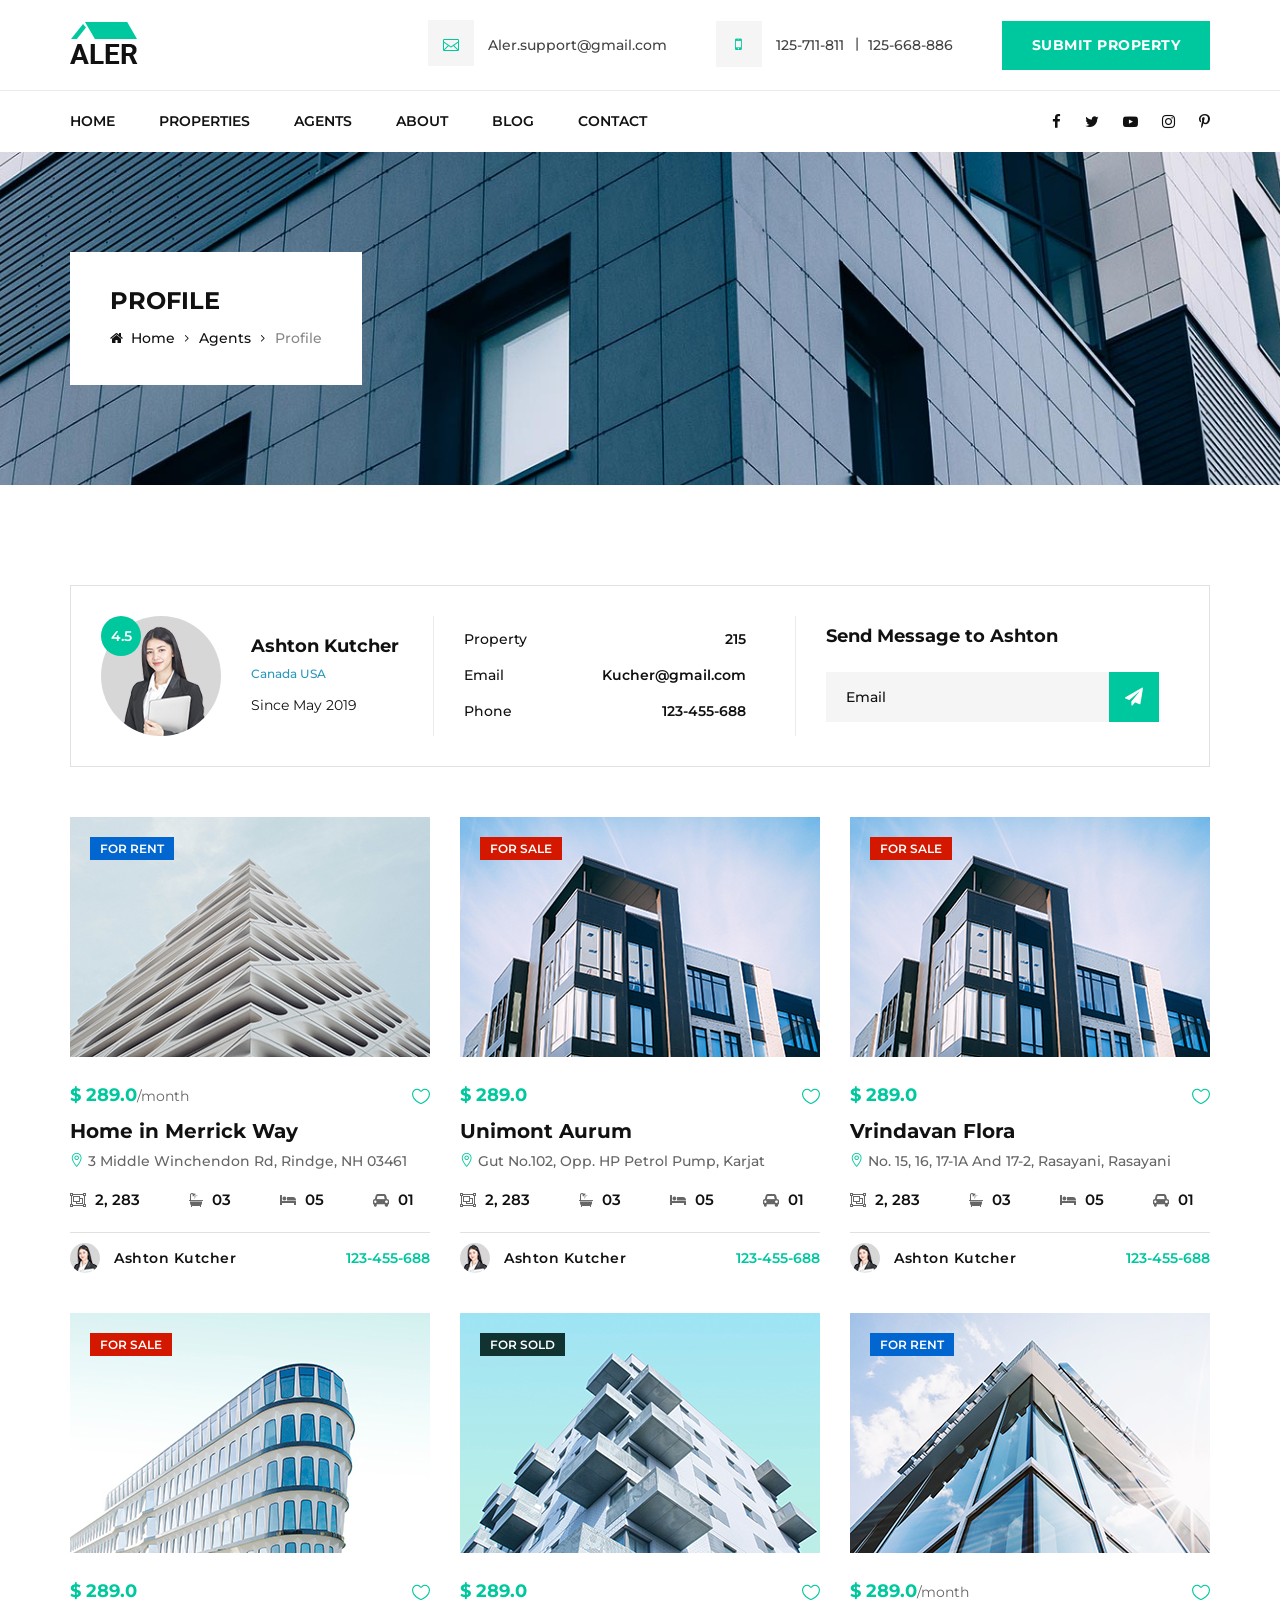
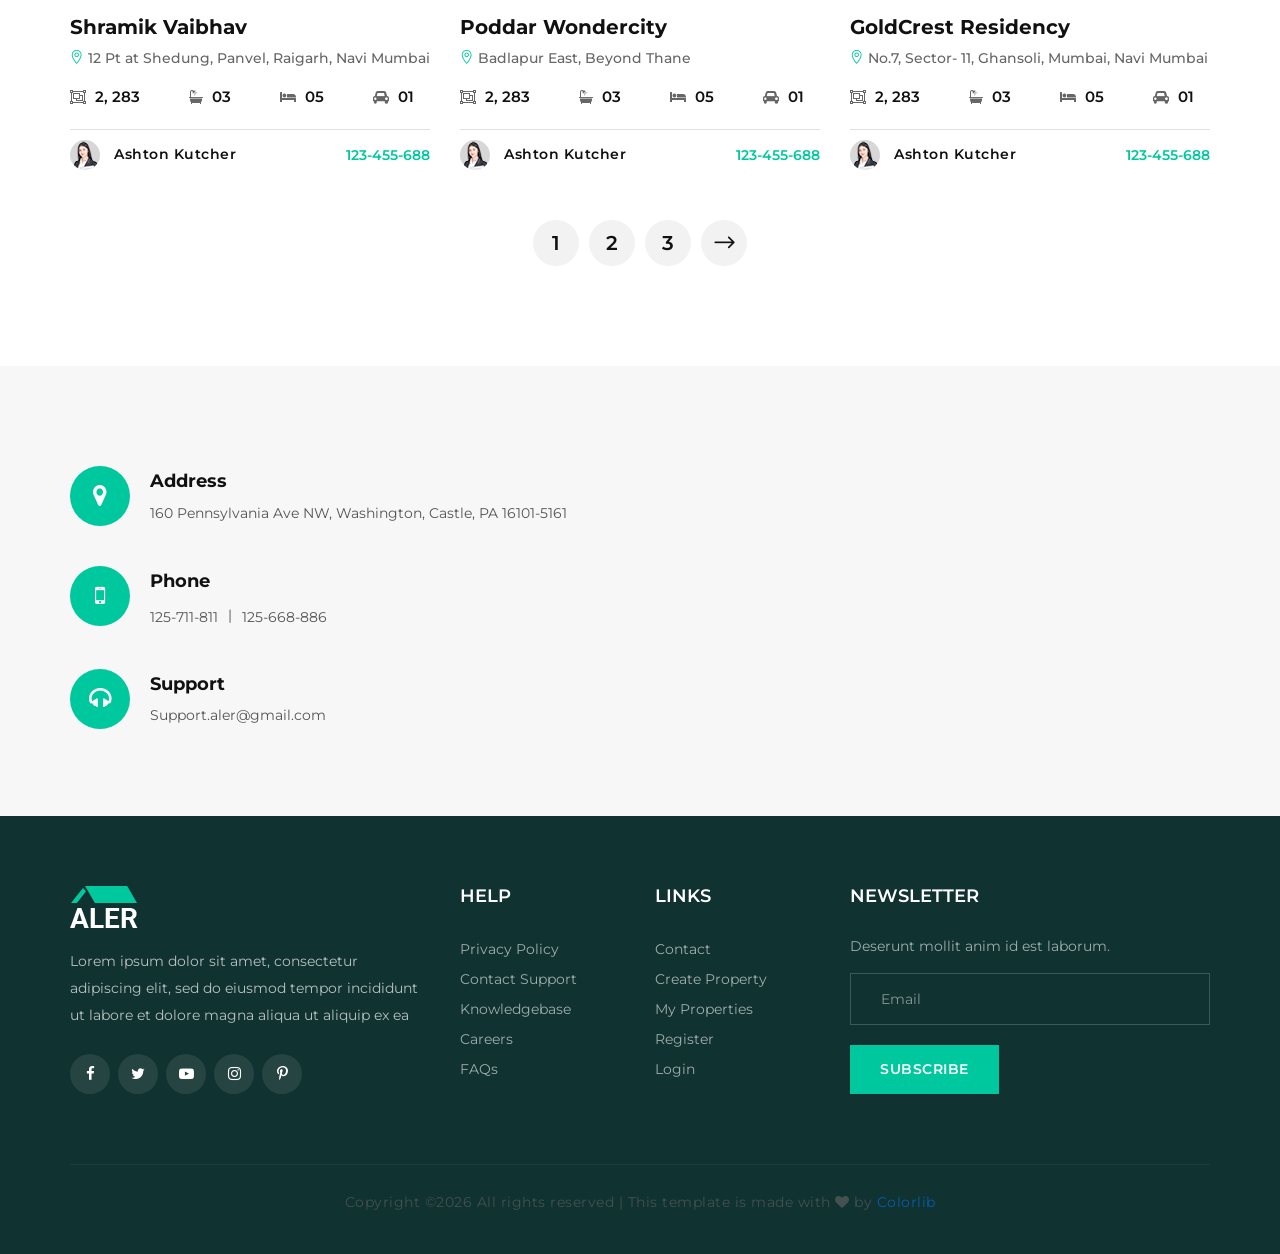
<file: rentalSystem/public/profile.html>
<!DOCTYPE html>
<html lang="zxx">

<head>
    <meta charset="UTF-8">
    <meta name="description" content="Aler Template">
    <meta name="keywords" content="Aler, unica, creative, html">
    <meta name="viewport" content="width=device-width, initial-scale=1.0">
    <meta http-equiv="X-UA-Compatible" content="ie=edge">
    <title>Aler | Template</title>

    <!-- Google Font -->
    <link href="https://fonts.googleapis.com/css?family=Montserrat:300,400,500,600,700,800,900&display=swap" rel="stylesheet">
    <link href="https://fonts.googleapis.com/css?family=Lato:400,700,900&display=swap" rel="stylesheet">

    <!-- Css Styles -->
    <link rel="stylesheet" href="css/bootstrap.min.css" type="text/css">
    <link rel="stylesheet" href="css/font-awesome.min.css" type="text/css">
    <link rel="stylesheet" href="css/elegant-icons.css" type="text/css">
    <link rel="stylesheet" href="css/jquery-ui.min.css" type="text/css">
    <link rel="stylesheet" href="css/nice-select.css" type="text/css">
    <link rel="stylesheet" href="css/owl.carousel.min.css" type="text/css">
    <link rel="stylesheet" href="css/magnific-popup.css" type="text/css">
    <link rel="stylesheet" href="css/slicknav.min.css" type="text/css">
    <link rel="stylesheet" href="css/style.css" type="text/css">
</head>

<body>
    <!-- Page Preloder -->
    <div id="preloder">
        <div class="loader"></div>
    </div>

    <!-- Offcanvas Menu Wrapper Begin -->
    <div class="offcanvas-menu-overlay"></div>
    <div class="offcanvas-menu-wrapper">
        <div class="canvas-close">
            <span class="icon_close"></span>
        </div>
        <div class="logo">
            <a href="./index.html">
                <img src="img/logo.png" alt="">
            </a>
        </div>
        <div id="mobile-menu-wrap"></div>
        <div class="om-widget">
            <ul>
                <li><i class="icon_mail_alt"></i> Aler.support@gmail.com</li>
                <li><i class="fa fa-mobile-phone"></i> 125-711-811 <span>125-668-886</span></li>
            </ul>
            <a href="#" class="hw-btn">Submit property</a>
        </div>
        <div class="om-social">
            <a href="#"><i class="fa fa-facebook"></i></a>
            <a href="#"><i class="fa fa-twitter"></i></a>
            <a href="#"><i class="fa fa-youtube-play"></i></a>
            <a href="#"><i class="fa fa-instagram"></i></a>
            <a href="#"><i class="fa fa-pinterest-p"></i></a>
        </div>
    </div>
    <!-- Offcanvas Menu Wrapper End -->

    <!-- Header Section Begin -->
    <header class="header-section">
        <div class="hs-top">
            <div class="container">
                <div class="row">
                    <div class="col-lg-2">
                        <div class="logo">
                            <a href="./index.html"><img src="img/logo.png" alt=""></a>
                        </div>
                    </div>
                    <div class="col-lg-10">
                        <div class="ht-widget">
                            <ul>
                                <li><i class="icon_mail_alt"></i> Aler.support@gmail.com</li>
                                <li><i class="fa fa-mobile-phone"></i> 125-711-811 <span>125-668-886</span></li>
                            </ul>
                            <a href="#" class="hw-btn">Submit property</a>
                        </div>
                    </div>
                </div>
                <div class="canvas-open">
                    <span class="icon_menu"></span>
                </div>
            </div>
        </div>
        <div class="hs-nav">
            <div class="container">
                <div class="row">
                    <div class="col-lg-9">
                        <nav class="nav-menu">
                            <ul>
                                <li><a href="./index.html">Home</a></li>
                                <li><a href="#">Properties</a>
                                    <ul class="dropdown">
                                        <li><a href="./property.html">Property Grid</a></li>
                                        <li><a href="./profile.html">Property List</a></li>
                                        <li><a href="./property-details.html">Property Detail</a></li>
                                        <li><a href="./property-comparison.html">Property Comperison</a></li>
                                        <li><a href="./property-submit.html">Property Submit</a></li>
                                    </ul>
                                </li>
                                <li><a href="./agents.html">Agents</a></li>
                                <li><a href="./about.html">About</a></li>
                                <li><a href="./blog.html">Blog</a></li>
                                <li><a href="./contact.html">Contact</a></li>
                            </ul>
                        </nav>
                    </div>
                    <div class="col-lg-3">
                        <div class="hn-social">
                            <a href="#"><i class="fa fa-facebook"></i></a>
                            <a href="#"><i class="fa fa-twitter"></i></a>
                            <a href="#"><i class="fa fa-youtube-play"></i></a>
                            <a href="#"><i class="fa fa-instagram"></i></a>
                            <a href="#"><i class="fa fa-pinterest-p"></i></a>
                        </div>
                    </div>
                </div>
            </div>
        </div>
    </header>
    <!-- Header End -->

    <!-- Breadcrumb Section Begin -->
    <section class="breadcrumb-section spad set-bg" data-setbg="img/breadcrumb-bg.jpg">
        <div class="container">
            <div class="row">
                <div class="col-lg-12">
                    <div class="breadcrumb-text">
                        <h4>Profile</h4>
                        <div class="bt-option">
                            <a href="./index.html"><i class="fa fa-home"></i> Home</a>
                            <a href="./agents.html">Agents</a>
                            <span>Profile</span>
                        </div>
                    </div>
                </div>
            </div>
        </div>
    </section>
    <!-- Breadcrumb Section End -->

    <!-- Profile Section Begin -->
    <section class="profile-section spad">
        <div class="container">
            <div class="profile-agent-content">
                <div class="row">
                    <div class="col-lg-4">
                        <div class="profile-agent-info">
                            <div class="pi-pic">
                                <img src="img/agents/profile-agent.jpg" alt="">
                                <div class="rating-point">
                                    4.5
                                </div>
                            </div>
                            <div class="pi-text">
                                <h5>Ashton Kutcher</h5>
                                <span>Canada USA</span>
                                <p>Since May 2019</p>
                            </div>
                        </div>
                    </div>
                    <div class="col-lg-4">
                        <div class="profile-agent-widget">
                            <ul>
                                <li>Property <span>215</span></li>
                                <li>Email <span>Kucher@gmail.com</span></li>
                                <li>Phone <span>123-455-688</span></li>
                            </ul>
                        </div>
                    </div>
                    <div class="col-lg-4">
                        <div class="profile-agent-newslatter">
                            <h5>Send Message to Ashton</h5>
                            <form action="#">
                                <input type="text" placeholder="Email">
                                <button type="submit"><i class="fa fa-send"></i></button>
                            </form>
                        </div>
                    </div>
                </div>
            </div>
        </div>
    </section>
    <!-- Profile Section End -->

    <!-- Property Section Begin -->
    <section class="property-section profile-page spad">
        <div class="container">
            <div class="row">
                <div class="col-lg-4">
                    <div class="property-item">
                        <div class="pi-pic set-bg" data-setbg="img/property/property-1.jpg">
                            <div class="label">For rent</div>
                        </div>
                        <div class="pi-text">
                            <a href="#" class="heart-icon"><span class="icon_heart_alt"></span></a>
                            <div class="pt-price">$ 289.0<span>/month</span></div>
                            <h5><a href="#">Home in Merrick Way</a></h5>
                            <p><span class="icon_pin_alt"></span> 3 Middle Winchendon Rd, Rindge, NH 03461</p>
                            <ul>
                                <li><i class="fa fa-object-group"></i> 2, 283</li>
                                <li><i class="fa fa-bathtub"></i> 03</li>
                                <li><i class="fa fa-bed"></i> 05</li>
                                <li><i class="fa fa-automobile"></i> 01</li>
                            </ul>
                            <div class="pi-agent">
                                <div class="pa-item">
                                    <div class="pa-info">
                                        <img src="img/property/posted-by/pb-1.jpg" alt="">
                                        <h6>Ashton Kutcher</h6>
                                    </div>
                                    <div class="pa-text">
                                        123-455-688
                                    </div>
                                </div>
                            </div>
                        </div>
                    </div>
                </div>
                <div class="col-lg-4">
                    <div class="property-item">
                        <div class="pi-pic set-bg" data-setbg="img/property/property-2.jpg">
                            <div class="label c-red">For sale</div>
                        </div>
                        <div class="pi-text">
                            <a href="#" class="heart-icon"><span class="icon_heart_alt"></span></a>
                            <div class="pt-price">$ 289.0</div>
                            <h5><a href="#">Unimont Aurum</a></h5>
                            <p><span class="icon_pin_alt"></span> Gut No.102, Opp. HP Petrol Pump, Karjat</p>
                            <ul>
                                <li><i class="fa fa-object-group"></i> 2, 283</li>
                                <li><i class="fa fa-bathtub"></i> 03</li>
                                <li><i class="fa fa-bed"></i> 05</li>
                                <li><i class="fa fa-automobile"></i> 01</li>
                            </ul>
                            <div class="pi-agent">
                                <div class="pa-item">
                                    <div class="pa-info">
                                        <img src="img/property/posted-by/pb-1.jpg" alt="">
                                        <h6>Ashton Kutcher</h6>
                                    </div>
                                    <div class="pa-text">
                                        123-455-688
                                    </div>
                                </div>
                            </div>
                        </div>
                    </div>
                </div>
                <div class="col-lg-4">
                    <div class="property-item">
                        <div class="pi-pic set-bg" data-setbg="img/property/property-2.jpg">
                            <div class="label c-red">For sale</div>
                        </div>
                        <div class="pi-text">
                            <a href="#" class="heart-icon"><span class="icon_heart_alt"></span></a>
                            <div class="pt-price">$ 289.0</div>
                            <h5><a href="#">Vrindavan Flora</a></h5>
                            <p><span class="icon_pin_alt"></span> No. 15, 16, 17-1A And 17-2, Rasayani, Rasayani</p>
                            <ul>
                                <li><i class="fa fa-object-group"></i> 2, 283</li>
                                <li><i class="fa fa-bathtub"></i> 03</li>
                                <li><i class="fa fa-bed"></i> 05</li>
                                <li><i class="fa fa-automobile"></i> 01</li>
                            </ul>
                            <div class="pi-agent">
                                <div class="pa-item">
                                    <div class="pa-info">
                                        <img src="img/property/posted-by/pb-1.jpg" alt="">
                                        <h6>Ashton Kutcher</h6>
                                    </div>
                                    <div class="pa-text">
                                        123-455-688
                                    </div>
                                </div>
                            </div>
                        </div>
                    </div>
                </div>
                <div class="col-lg-4">
                    <div class="property-item">
                        <div class="pi-pic set-bg" data-setbg="img/property/property-4.jpg">
                            <div class="label c-red">For sale</div>
                        </div>
                        <div class="pi-text">
                            <a href="#" class="heart-icon"><span class="icon_heart_alt"></span></a>
                            <div class="pt-price">$ 289.0</div>
                            <h5><a href="#">Shramik Vaibhav</a></h5>
                            <p><span class="icon_pin_alt"></span> 12 Pt at Shedung, Panvel, Raigarh, Navi Mumbai</p>
                            <ul>
                                <li><i class="fa fa-object-group"></i> 2, 283</li>
                                <li><i class="fa fa-bathtub"></i> 03</li>
                                <li><i class="fa fa-bed"></i> 05</li>
                                <li><i class="fa fa-automobile"></i> 01</li>
                            </ul>
                            <div class="pi-agent">
                                <div class="pa-item">
                                    <div class="pa-info">
                                        <img src="img/property/posted-by/pb-1.jpg" alt="">
                                        <h6>Ashton Kutcher</h6>
                                    </div>
                                    <div class="pa-text">
                                        123-455-688
                                    </div>
                                </div>
                            </div>
                        </div>
                    </div>
                </div>
                <div class="col-lg-4">
                    <div class="property-item">
                        <div class="pi-pic set-bg" data-setbg="img/property/property-5.jpg">
                            <div class="label c-magenta">For sold</div>
                        </div>
                        <div class="pi-text">
                            <a href="#" class="heart-icon"><span class="icon_heart_alt"></span></a>
                            <div class="pt-price">$ 289.0</div>
                            <h5><a href="#">Poddar Wondercity</a></h5>
                            <p><span class="icon_pin_alt"></span> Badlapur East, Beyond Thane</p>
                            <ul>
                                <li><i class="fa fa-object-group"></i> 2, 283</li>
                                <li><i class="fa fa-bathtub"></i> 03</li>
                                <li><i class="fa fa-bed"></i> 05</li>
                                <li><i class="fa fa-automobile"></i> 01</li>
                            </ul>
                            <div class="pi-agent">
                                <div class="pa-item">
                                    <div class="pa-info">
                                        <img src="img/property/posted-by/pb-1.jpg" alt="">
                                        <h6>Ashton Kutcher</h6>
                                    </div>
                                    <div class="pa-text">
                                        123-455-688
                                    </div>
                                </div>
                            </div>
                        </div>
                    </div>
                </div>
                <div class="col-lg-4">
                    <div class="property-item">
                        <div class="pi-pic set-bg" data-setbg="img/property/property-6.jpg">
                            <div class="label">For rent</div>
                        </div>
                        <div class="pi-text">
                            <a href="#" class="heart-icon"><span class="icon_heart_alt"></span></a>
                            <div class="pt-price">$ 289.0<span>/month</span></div>
                            <h5><a href="#">GoldCrest Residency</a></h5>
                            <p><span class="icon_pin_alt"></span> No.7, Sector- 11, Ghansoli, Mumbai, Navi Mumbai</p>
                            <ul>
                                <li><i class="fa fa-object-group"></i> 2, 283</li>
                                <li><i class="fa fa-bathtub"></i> 03</li>
                                <li><i class="fa fa-bed"></i> 05</li>
                                <li><i class="fa fa-automobile"></i> 01</li>
                            </ul>
                            <div class="pi-agent">
                                <div class="pa-item">
                                    <div class="pa-info">
                                        <img src="img/property/posted-by/pb-1.jpg" alt="">
                                        <h6>Ashton Kutcher</h6>
                                    </div>
                                    <div class="pa-text">
                                        123-455-688
                                    </div>
                                </div>
                            </div>
                        </div>
                    </div>
                </div>
                <div class="col-lg-12">
                    <div class="property-pagination">
                        <a href="#">1</a>
                        <a href="#">2</a>
                        <a href="#">3</a>
                        <a href="#" class="icon"><span class="arrow_right"></span></a>
                    </div>
                </div>
            </div>
        </div>
    </section>
    <!-- Property Section End -->

    <!-- Contact Section Begin -->
    <section class="contact-section">
        <div class="container">
            <div class="row">
                <div class="col-lg-6">
                    <div class="contact-info">
                        <div class="ci-item">
                            <div class="ci-icon">
                                <i class="fa fa-map-marker"></i>
                            </div>
                            <div class="ci-text">
                                <h5>Address</h5>
                                <p>160 Pennsylvania Ave NW, Washington, Castle, PA 16101-5161</p>
                            </div>
                        </div>
                        <div class="ci-item">
                            <div class="ci-icon">
                                <i class="fa fa-mobile"></i>
                            </div>
                            <div class="ci-text">
                                <h5>Phone</h5>
                                <ul>
                                    <li>125-711-811</li>
                                    <li>125-668-886</li>
                                </ul>
                            </div>
                        </div>
                        <div class="ci-item">
                            <div class="ci-icon">
                                <i class="fa fa-headphones"></i>
                            </div>
                            <div class="ci-text">
                                <h5>Support</h5>
                                <p>Support.aler@gmail.com</p>
                            </div>
                        </div>
                    </div>
                </div>
            </div>
        </div>
        <div class="cs-map">
            <iframe src="https://www.google.com/maps/embed?pb=!1m18!1m12!1m3!1d735515.5813275519!2d-80.41163541934742!3d43.93644386501528!2m3!1f0!2f0!3f0!3m2!1i1024!2i768!4f13.1!3m3!1m2!1s0x882a55bbf3de23d7%3A0x3ada5af229b47375!2sMono%2C%20ON%2C%20Canada!5e0!3m2!1sen!2sbd!4v1583262687289!5m2!1sen!2sbd" height="450" style="border:0;" allowfullscreen=""></iframe>
        </div>
    </section>
    <!-- Contact Section End -->

    <!-- Footer Section Begin -->
    <footer class="footer-section">
        <div class="container">
            <div class="row">
                <div class="col-lg-4 col-md-6">
                    <div class="fs-about">
                        <div class="fs-logo">
                            <a href="#">
                                <img src="img/f-logo.png" alt="">
                            </a>
                        </div>
                        <p>Lorem ipsum dolor sit amet, consectetur adipiscing elit, sed do eiusmod tempor incididunt ut
                            labore et dolore magna aliqua ut aliquip ex ea</p>
                        <div class="fs-social">
                            <a href="#"><i class="fa fa-facebook"></i></a>
                            <a href="#"><i class="fa fa-twitter"></i></a>
                            <a href="#"><i class="fa fa-youtube-play"></i></a>
                            <a href="#"><i class="fa fa-instagram"></i></a>
                            <a href="#"><i class="fa fa-pinterest-p"></i></a>
                        </div>
                    </div>
                </div>
                <div class="col-lg-2 col-sm-6">
                    <div class="fs-widget">
                        <h5>Help</h5>
                        <ul>
                            <li><a href="#">Privacy Policy</a></li>
                            <li><a href="#">Contact Support</a></li>
                            <li><a href="#">Knowledgebase</a></li>
                            <li><a href="#">Careers</a></li>
                            <li><a href="#">FAQs</a></li>
                        </ul>
                    </div>
                </div>
                <div class="col-lg-2 col-sm-6">
                    <div class="fs-widget">
                        <h5>Links</h5>
                        <ul>
                            <li><a href="#">Contact</a></li>
                            <li><a href="#">Create Property</a></li>
                            <li><a href="#">My Properties</a></li>
                            <li><a href="#">Register</a></li>
                            <li><a href="#">Login</a></li>
                        </ul>
                    </div>
                </div>
                <div class="col-lg-4 col-md-6">
                    <div class="fs-widget">
                        <h5>Newsletter</h5>
                        <p>Deserunt mollit anim id est laborum.</p>
                        <form action="#" class="subscribe-form">
                            <input type="text" placeholder="Email">
                            <button type="submit" class="site-btn">Subscribe</button>
                        </form>
                    </div>
                </div>
            </div>
            <div class="copyright-text">
                <p><!-- Link back to Colorlib can't be removed. Template is licensed under CC BY 3.0. -->
  Copyright &copy;<script>document.write(new Date().getFullYear());</script> All rights reserved | This template is made with <i class="fa fa-heart" aria-hidden="true"></i> by <a href="https://colorlib.com" target="_blank">Colorlib</a>
  <!-- Link back to Colorlib can't be removed. Template is licensed under CC BY 3.0. --></p>
            </div>
        </div>
    </footer>
    <!-- Footer Section End -->

    <!-- Js Plugins -->
    <script src="js/jquery-3.3.1.min.js"></script>
    <script src="js/bootstrap.min.js"></script>
    <script src="js/jquery.magnific-popup.min.js"></script>
    <script src="js/mixitup.min.js"></script>
    <script src="js/jquery-ui.min.js"></script>
    <script src="js/jquery.nice-select.min.js"></script>
    <script src="js/jquery.slicknav.js"></script>
    <script src="js/owl.carousel.min.js"></script>
    <script src="js/jquery.richtext.min.js"></script>
    <script src="js/image-uploader.min.js"></script>
    <script src="js/main.js"></script>
</body>

</html>
</file>
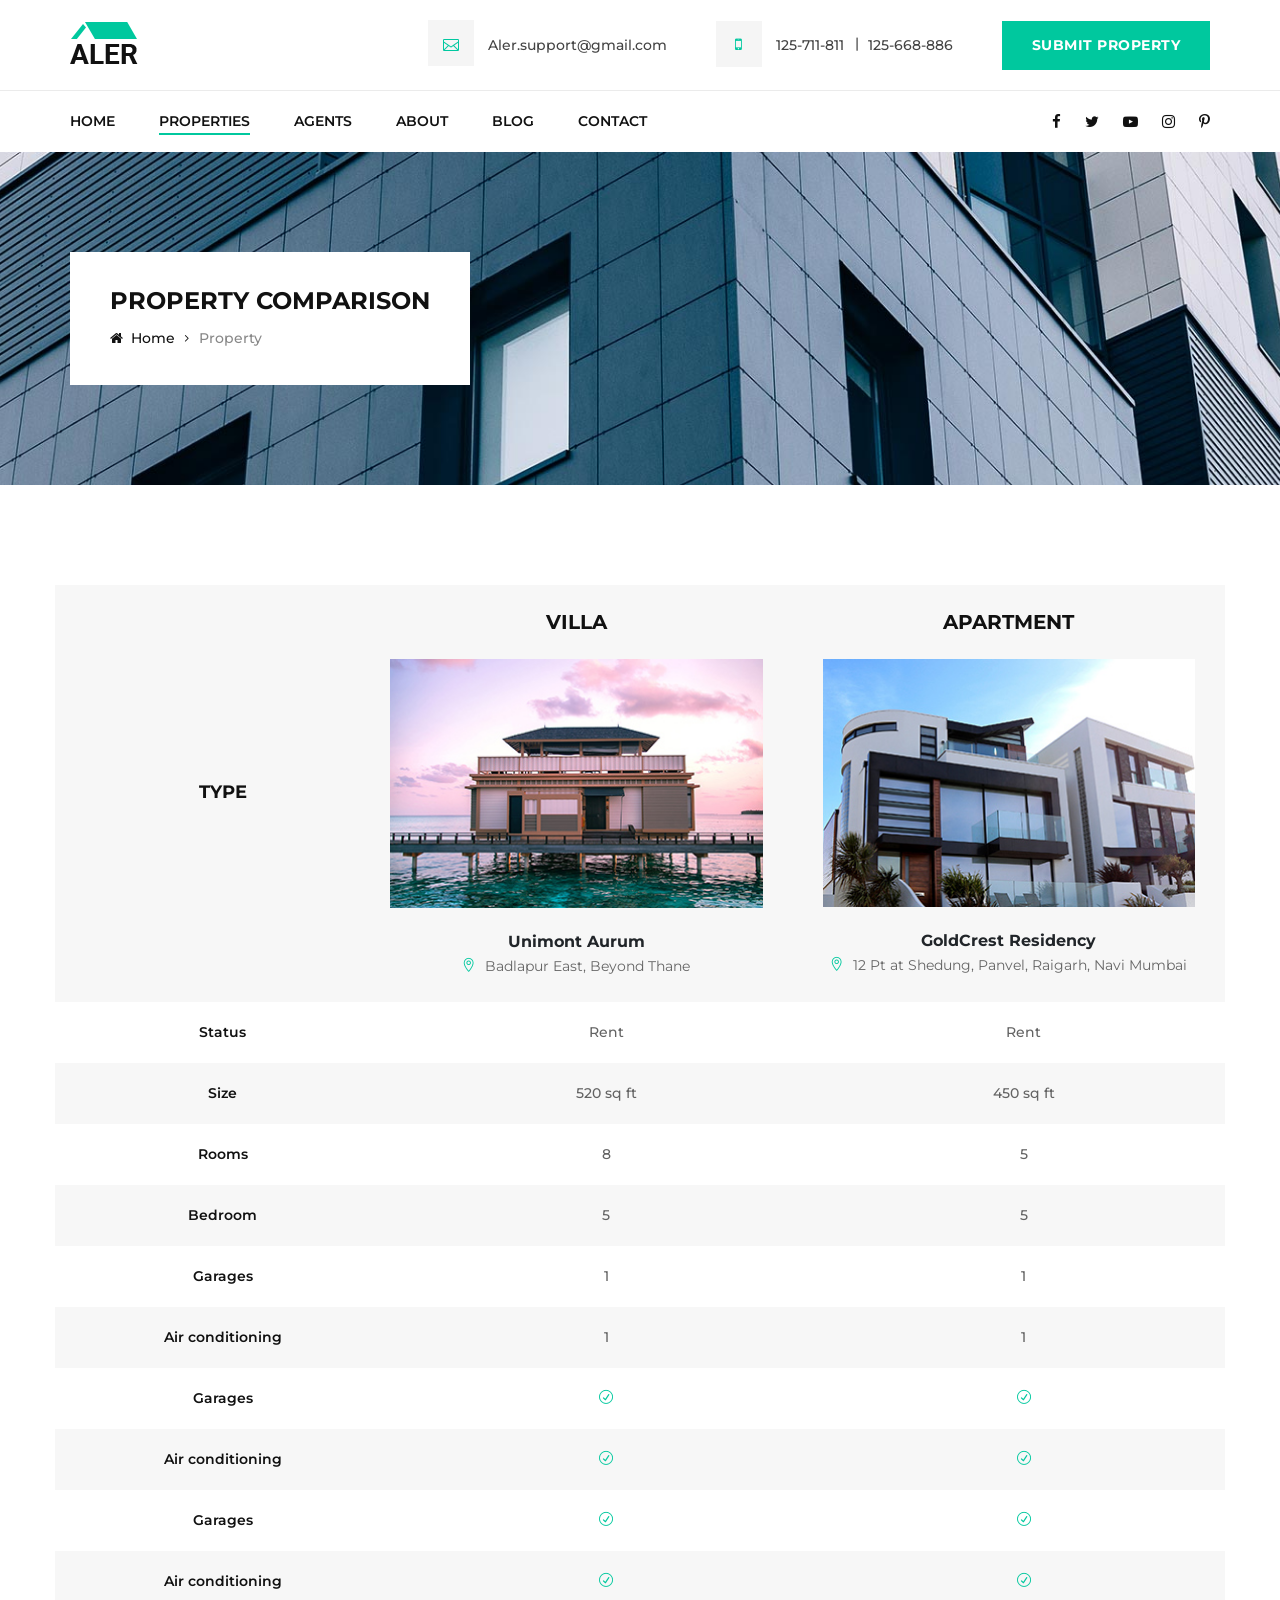
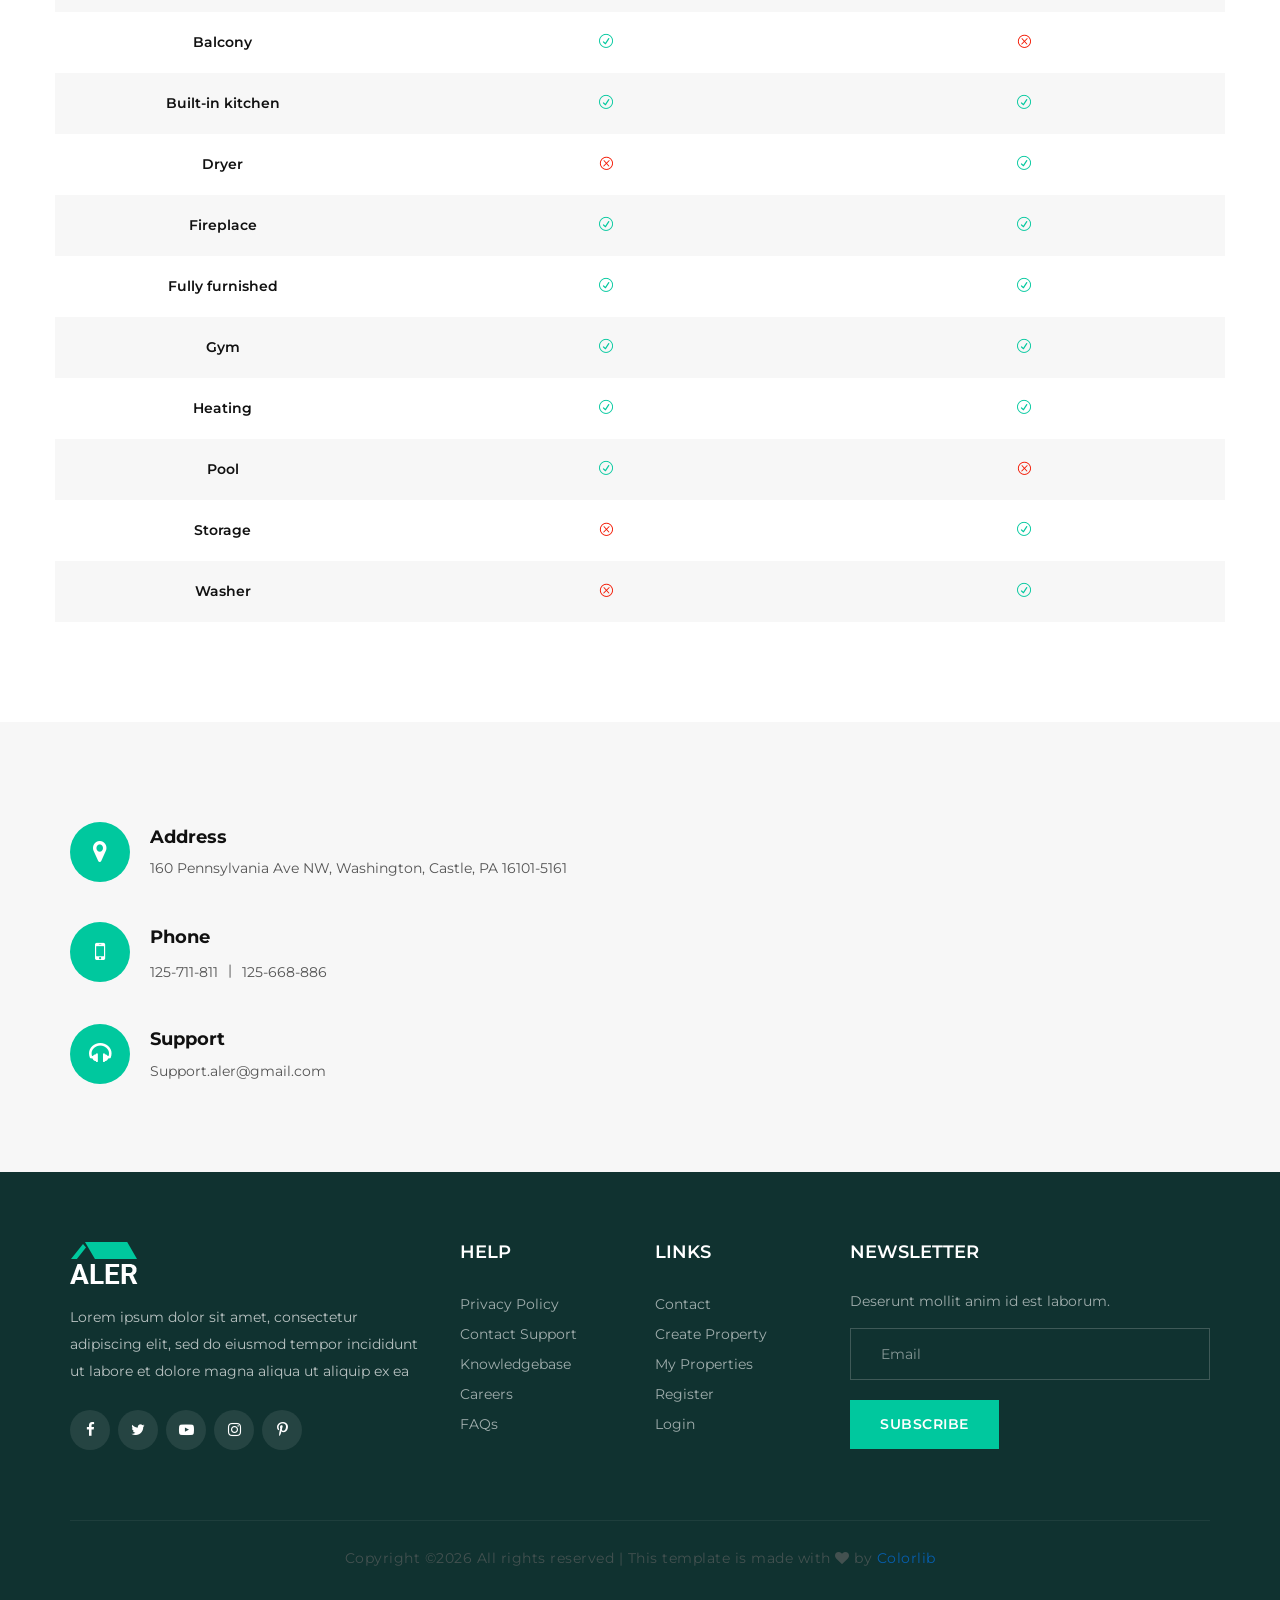
<file: rentalSystem/public/property-comparison.html>
<!DOCTYPE html>
<html lang="zxx">

<head>
    <meta charset="UTF-8">
    <meta name="description" content="Aler Template">
    <meta name="keywords" content="Aler, unica, creative, html">
    <meta name="viewport" content="width=device-width, initial-scale=1.0">
    <meta http-equiv="X-UA-Compatible" content="ie=edge">
    <title>Aler | Template</title>

    <!-- Google Font -->
    <link href="https://fonts.googleapis.com/css?family=Montserrat:300,400,500,600,700,800,900&display=swap" rel="stylesheet">
    <link href="https://fonts.googleapis.com/css?family=Lato:400,700,900&display=swap" rel="stylesheet">

    <!-- Css Styles -->
    <link rel="stylesheet" href="css/bootstrap.min.css" type="text/css">
    <link rel="stylesheet" href="css/font-awesome.min.css" type="text/css">
    <link rel="stylesheet" href="css/elegant-icons.css" type="text/css">
    <link rel="stylesheet" href="css/jquery-ui.min.css" type="text/css">
    <link rel="stylesheet" href="css/nice-select.css" type="text/css">
    <link rel="stylesheet" href="css/owl.carousel.min.css" type="text/css">
    <link rel="stylesheet" href="css/magnific-popup.css" type="text/css">
    <link rel="stylesheet" href="css/slicknav.min.css" type="text/css">
    <link rel="stylesheet" href="css/style.css" type="text/css">
</head>

<body>
    <!-- Page Preloder -->
    <div id="preloder">
        <div class="loader"></div>
    </div>

    <!-- Offcanvas Menu Wrapper Begin -->
    <div class="offcanvas-menu-overlay"></div>
    <div class="offcanvas-menu-wrapper">
        <div class="canvas-close">
            <span class="icon_close"></span>
        </div>
        <div class="logo">
            <a href="./index.html">
                <img src="img/logo.png" alt="">
            </a>
        </div>
        <div id="mobile-menu-wrap"></div>
        <div class="om-widget">
            <ul>
                <li><i class="icon_mail_alt"></i> Aler.support@gmail.com</li>
                <li><i class="fa fa-mobile-phone"></i> 125-711-811 <span>125-668-886</span></li>
            </ul>
            <a href="#" class="hw-btn">Submit property</a>
        </div>
        <div class="om-social">
            <a href="#"><i class="fa fa-facebook"></i></a>
            <a href="#"><i class="fa fa-twitter"></i></a>
            <a href="#"><i class="fa fa-youtube-play"></i></a>
            <a href="#"><i class="fa fa-instagram"></i></a>
            <a href="#"><i class="fa fa-pinterest-p"></i></a>
        </div>
    </div>
    <!-- Offcanvas Menu Wrapper End -->

    <!-- Header Section Begin -->
    <header class="header-section">
        <div class="hs-top">
            <div class="container">
                <div class="row">
                    <div class="col-lg-2">
                        <div class="logo">
                            <a href="./index.html"><img src="img/logo.png" alt=""></a>
                        </div>
                    </div>
                    <div class="col-lg-10">
                        <div class="ht-widget">
                            <ul>
                                <li><i class="icon_mail_alt"></i> Aler.support@gmail.com</li>
                                <li><i class="fa fa-mobile-phone"></i> 125-711-811 <span>125-668-886</span></li>
                            </ul>
                            <a href="#" class="hw-btn">Submit property</a>
                        </div>
                    </div>
                </div>
                <div class="canvas-open">
                    <span class="icon_menu"></span>
                </div>
            </div>
        </div>
        <div class="hs-nav">
            <div class="container">
                <div class="row">
                    <div class="col-lg-9">
                        <nav class="nav-menu">
                            <ul>
                                <li><a href="./index.html">Home</a></li>
                                <li class="active"><a href="#">Properties</a>
                                    <ul class="dropdown">
                                        <li><a href="./property.html">Property Grid</a></li>
                                        <li><a href="./profile.html">Property List</a></li>
                                        <li><a href="./property-details.html">Property Detail</a></li>
                                        <li><a href="./property-comparison.html">Property Comperison</a></li>
                                        <li><a href="./property-submit.html">Property Submit</a></li>
                                    </ul>
                                </li>
                                <li><a href="./agents.html">Agents</a></li>
                                <li><a href="./about.html">About</a></li>
                                <li><a href="./blog.html">Blog</a></li>
                                <li><a href="./contact.html">Contact</a></li>
                            </ul>
                        </nav>
                    </div>
                    <div class="col-lg-3">
                        <div class="hn-social">
                            <a href="#"><i class="fa fa-facebook"></i></a>
                            <a href="#"><i class="fa fa-twitter"></i></a>
                            <a href="#"><i class="fa fa-youtube-play"></i></a>
                            <a href="#"><i class="fa fa-instagram"></i></a>
                            <a href="#"><i class="fa fa-pinterest-p"></i></a>
                        </div>
                    </div>
                </div>
            </div>
        </div>
    </header>
    <!-- Header End -->

    <!-- Breadcrumb Section Begin -->
    <section class="breadcrumb-section spad set-bg" data-setbg="img/breadcrumb-bg.jpg">
        <div class="container">
            <div class="row">
                <div class="col-lg-12">
                    <div class="breadcrumb-text">
                        <h4>Property comparison</h4>
                        <div class="bt-option">
                            <a href="./index.html"><i class="fa fa-home"></i> Home</a>
                            <span>Property</span>
                        </div>
                    </div>
                </div>
            </div>
        </div>
    </section>
    <!-- Breadcrumb Section End -->

    <!-- Property Comparison Section Begin -->
    <div class="property-comparison-section spad">
        <div class="container">
            <div class="row">
                <div class="col-lg-12 p-0">
                    <div class="pc-table">
                        <table>
                            <thead>
                                <tr>
                                    <th class="type">Type</th>
                                    <th class="compare-item middle-item">
                                        <div class="title">Villa</div>
                                        <img src="img/property/comparison/comparison-1.jpg" alt="">
                                        <div>Unimont Aurum</div>
                                        <p><span class="icon_pin_alt"></span> Badlapur East, Beyond Thane</p>
                                    </th>
                                    <th class="compare-item right-item">
                                        <div class="title">Apartment</div>
                                        <img src="img/property/comparison/comparison-2.jpg" alt="">
                                        <div>GoldCrest Residency</div>
                                        <p><span class="icon_pin_alt"></span> 12 Pt at Shedung, Panvel, Raigarh, Navi Mumbai</p>
                                    </th>
                                </tr>
                            </thead>
                            <tbody>
                                <tr>
                                    <td class="p-type">Status</td>
                                    <td>Rent</td>
                                    <td>Rent</td>
                                </tr>
                                <tr>
                                    <td class="p-type">Size</td>
                                    <td>520 sq ft</td>
                                    <td>450 sq ft</td>
                                </tr>
                                <tr>
                                    <td class="p-type">Rooms</td>
                                    <td>8</td>
                                    <td>5</td>
                                </tr>
                                <tr>
                                    <td class="p-type">Bedroom</td>
                                    <td>5</td>
                                    <td>5</td>
                                </tr>
                                <tr>
                                    <td class="p-type">Garages</td>
                                    <td>1</td>
                                    <td>1</td>
                                </tr>
                                <tr>
                                    <td class="p-type">Air conditioning</td>
                                    <td>1</td>
                                    <td>1</td>
                                </tr>
                                <tr>
                                    <td class="p-type">Garages</td>
                                    <td class="icon-check"><span class="icon_check_alt2"></span></td>
                                    <td class="icon-check"><span class="icon_check_alt2"></span></td>
                                </tr>
                                <tr>
                                    <td class="p-type">Air conditioning</td>
                                    <td class="icon-check"><span class="icon_check_alt2"></span></td>
                                    <td class="icon-check"><span class="icon_check_alt2"></span></td>
                                </tr>
                                <tr>
                                    <td class="p-type">Garages</td>
                                    <td class="icon-check"><span class="icon_check_alt2"></span></td>
                                    <td class="icon-check"><span class="icon_check_alt2"></span></td>
                                </tr>
                                <tr>
                                    <td class="p-type">Air conditioning</td>
                                    <td class="icon-check"><span class="icon_check_alt2"></span></td>
                                    <td class="icon-check"><span class="icon_check_alt2"></span></td>
                                </tr>
                                <tr>
                                    <td class="p-type">Balcony</td>
                                    <td class="icon-check"><span class="icon_check_alt2"></span></td>
                                    <td class="icon-close"><span class="icon_close_alt2"></span></td>
                                </tr>
                                <tr>
                                    <td class="p-type">Built-in kitchen</td>
                                    <td class="icon-check"><span class="icon_check_alt2"></span></td>
                                    <td class="icon-check"><span class="icon_check_alt2"></span></td>
                                </tr>
                                <tr>
                                    <td class="p-type">Dryer</td>
                                    <td class="icon-close"><span class="icon_close_alt2"></span></td>
                                    <td class="icon-check"><span class="icon_check_alt2"></span></td>
                                </tr>
                                <tr>
                                    <td class="p-type">Fireplace</td>
                                    <td class="icon-check"><span class="icon_check_alt2"></span></td>
                                    <td class="icon-check"><span class="icon_check_alt2"></span></td>
                                </tr>
                                <tr>
                                    <td class="p-type">Fully furnished</td>
                                    <td class="icon-check"><span class="icon_check_alt2"></span></td>
                                    <td class="icon-check"><span class="icon_check_alt2"></span></td>
                                </tr>
                                <tr>
                                    <td class="p-type">Gym</td>
                                    <td class="icon-check"><span class="icon_check_alt2"></span></td>
                                    <td class="icon-check"><span class="icon_check_alt2"></span></td>
                                </tr>
                                <tr>
                                    <td class="p-type">Heating</td>
                                    <td class="icon-check"><span class="icon_check_alt2"></span></td>
                                    <td class="icon-check"><span class="icon_check_alt2"></span></td>
                                </tr>
                                <tr>
                                    <td class="p-type">Pool</td>
                                    <td class="icon-check"><span class="icon_check_alt2"></span></td>
                                    <td class="icon-close"><span class="icon_close_alt2"></span></td>
                                </tr>
                                <tr>
                                    <td class="p-type">Storage</td>
                                    <td class="icon-close"><span class="icon_close_alt2"></span></td>
                                    <td class="icon-check"><span class="icon_check_alt2"></span></td>
                                </tr>
                                <tr>
                                    <td class="p-type">Washer</td>
                                    <td class="icon-close"><span class="icon_close_alt2"></span></td>
                                    <td class="icon-check"><span class="icon_check_alt2"></span></td>
                                </tr>
                            </tbody>
                        </table>
                    </div>
                </div>
            </div>
        </div>
    </div>
    <!-- Property Comparison Section End -->

    <!-- Contact Section Begin -->
    <section class="contact-section">
        <div class="container">
            <div class="row">
                <div class="col-lg-6">
                    <div class="contact-info">
                        <div class="ci-item">
                            <div class="ci-icon">
                                <i class="fa fa-map-marker"></i>
                            </div>
                            <div class="ci-text">
                                <h5>Address</h5>
                                <p>160 Pennsylvania Ave NW, Washington, Castle, PA 16101-5161</p>
                            </div>
                        </div>
                        <div class="ci-item">
                            <div class="ci-icon">
                                <i class="fa fa-mobile"></i>
                            </div>
                            <div class="ci-text">
                                <h5>Phone</h5>
                                <ul>
                                    <li>125-711-811</li>
                                    <li>125-668-886</li>
                                </ul>
                            </div>
                        </div>
                        <div class="ci-item">
                            <div class="ci-icon">
                                <i class="fa fa-headphones"></i>
                            </div>
                            <div class="ci-text">
                                <h5>Support</h5>
                                <p>Support.aler@gmail.com</p>
                            </div>
                        </div>
                    </div>
                </div>
            </div>
        </div>
        <div class="cs-map">
            <iframe src="https://www.google.com/maps/embed?pb=!1m18!1m12!1m3!1d735515.5813275519!2d-80.41163541934742!3d43.93644386501528!2m3!1f0!2f0!3f0!3m2!1i1024!2i768!4f13.1!3m3!1m2!1s0x882a55bbf3de23d7%3A0x3ada5af229b47375!2sMono%2C%20ON%2C%20Canada!5e0!3m2!1sen!2sbd!4v1583262687289!5m2!1sen!2sbd" height="450" style="border:0;" allowfullscreen=""></iframe>
        </div>
    </section>
    <!-- Contact Section End -->

        <!-- Footer Section Begin -->
    <footer class="footer-section">
        <div class="container">
            <div class="row">
                <div class="col-lg-4 col-md-6">
                    <div class="fs-about">
                        <div class="fs-logo">
                            <a href="#">
                                <img src="img/f-logo.png" alt="">
                            </a>
                        </div>
                        <p>Lorem ipsum dolor sit amet, consectetur adipiscing elit, sed do eiusmod tempor incididunt ut
                            labore et dolore magna aliqua ut aliquip ex ea</p>
                        <div class="fs-social">
                            <a href="#"><i class="fa fa-facebook"></i></a>
                            <a href="#"><i class="fa fa-twitter"></i></a>
                            <a href="#"><i class="fa fa-youtube-play"></i></a>
                            <a href="#"><i class="fa fa-instagram"></i></a>
                            <a href="#"><i class="fa fa-pinterest-p"></i></a>
                        </div>
                    </div>
                </div>
                <div class="col-lg-2 col-sm-6">
                    <div class="fs-widget">
                        <h5>Help</h5>
                        <ul>
                            <li><a href="#">Privacy Policy</a></li>
                            <li><a href="#">Contact Support</a></li>
                            <li><a href="#">Knowledgebase</a></li>
                            <li><a href="#">Careers</a></li>
                            <li><a href="#">FAQs</a></li>
                        </ul>
                    </div>
                </div>
                <div class="col-lg-2 col-sm-6">
                    <div class="fs-widget">
                        <h5>Links</h5>
                        <ul>
                            <li><a href="#">Contact</a></li>
                            <li><a href="#">Create Property</a></li>
                            <li><a href="#">My Properties</a></li>
                            <li><a href="#">Register</a></li>
                            <li><a href="#">Login</a></li>
                        </ul>
                    </div>
                </div>
                <div class="col-lg-4 col-md-6">
                    <div class="fs-widget">
                        <h5>Newsletter</h5>
                        <p>Deserunt mollit anim id est laborum.</p>
                        <form action="#" class="subscribe-form">
                            <input type="text" placeholder="Email">
                            <button type="submit" class="site-btn">Subscribe</button>
                        </form>
                    </div>
                </div>
            </div>
            <div class="copyright-text">
                <p><!-- Link back to Colorlib can't be removed. Template is licensed under CC BY 3.0. -->
  Copyright &copy;<script>document.write(new Date().getFullYear());</script> All rights reserved | This template is made with <i class="fa fa-heart" aria-hidden="true"></i> by <a href="https://colorlib.com" target="_blank">Colorlib</a>
  <!-- Link back to Colorlib can't be removed. Template is licensed under CC BY 3.0. --></p>
            </div>
        </div>
    </footer>
    <!-- Footer Section End -->

    <!-- Js Plugins -->
    <script src="js/jquery-3.3.1.min.js"></script>
    <script src="js/bootstrap.min.js"></script>
    <script src="js/jquery.magnific-popup.min.js"></script>
    <script src="js/mixitup.min.js"></script>
    <script src="js/jquery-ui.min.js"></script>
    <script src="js/jquery.nice-select.min.js"></script>
    <script src="js/jquery.slicknav.js"></script>
    <script src="js/owl.carousel.min.js"></script>
    <script src="js/jquery.richtext.min.js"></script>
    <script src="js/image-uploader.min.js"></script>
    <script src="js/main.js"></script>
</body>

</html>
</file>
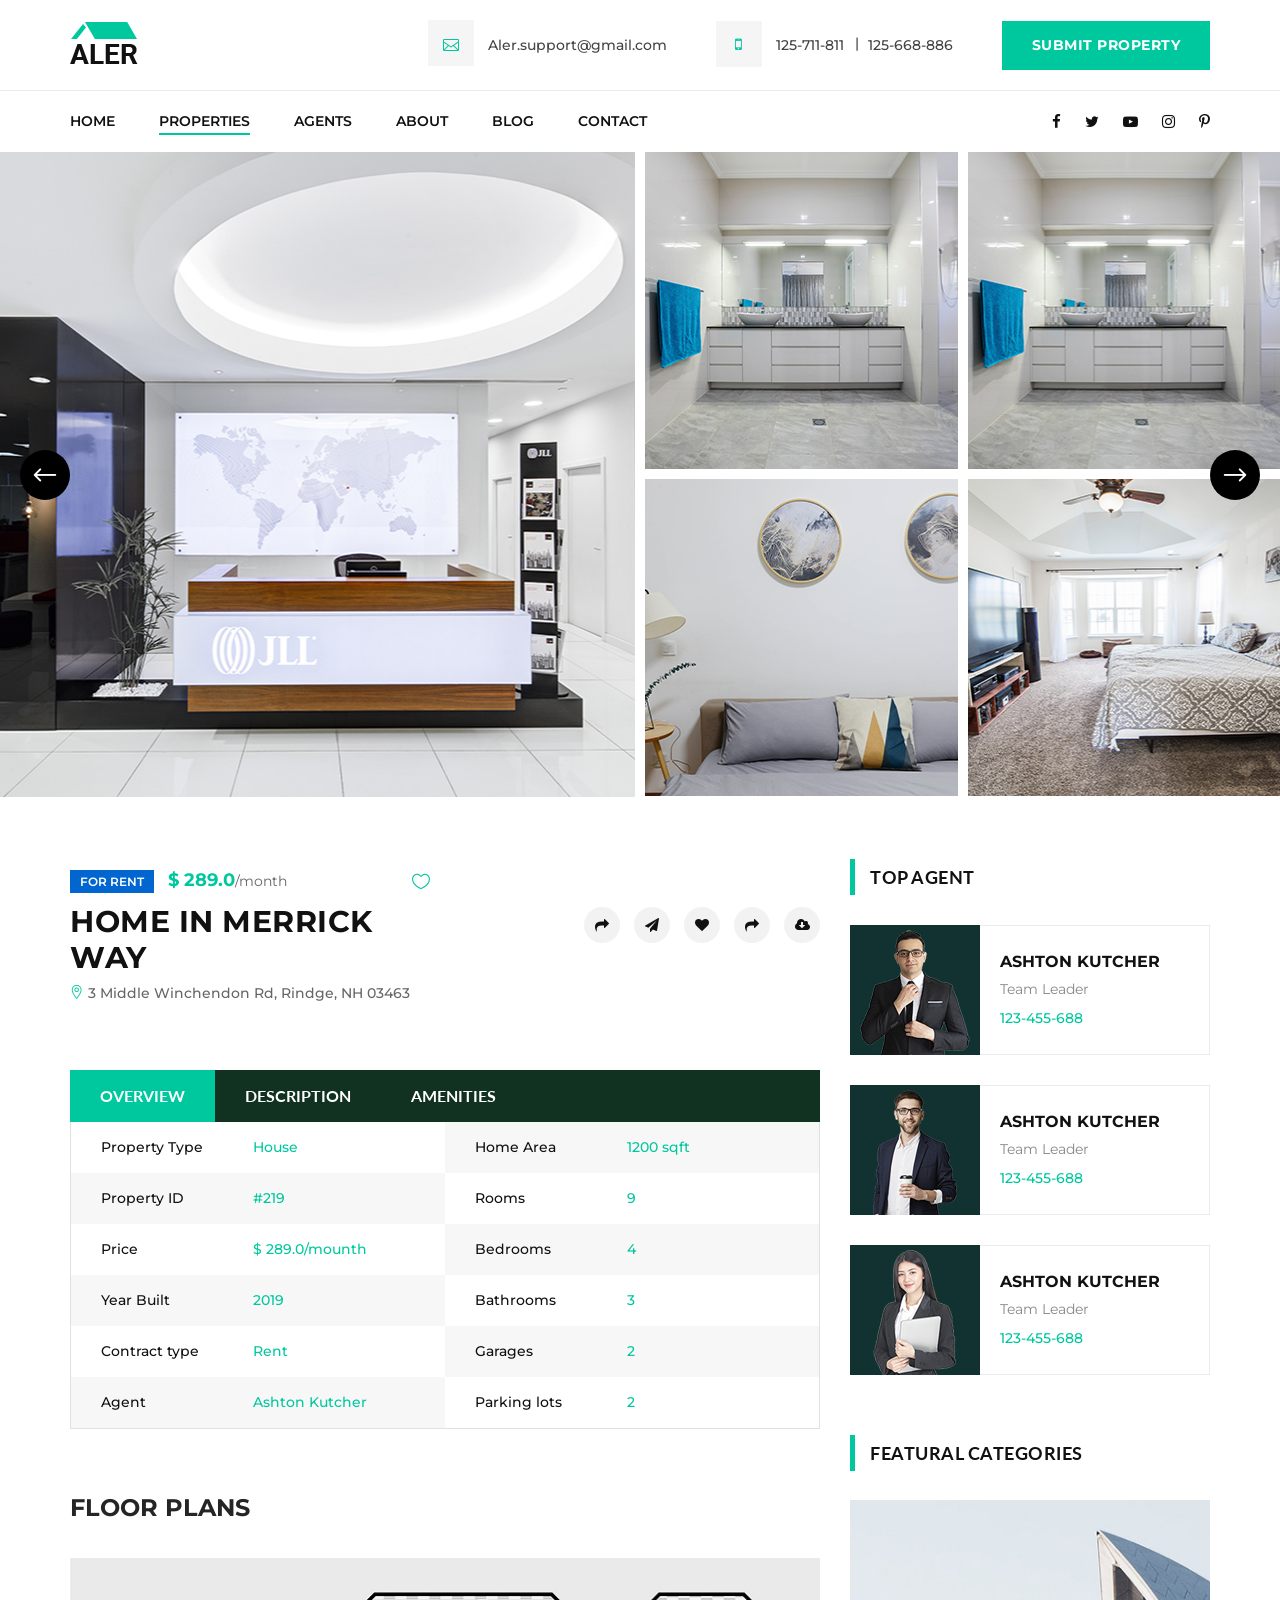
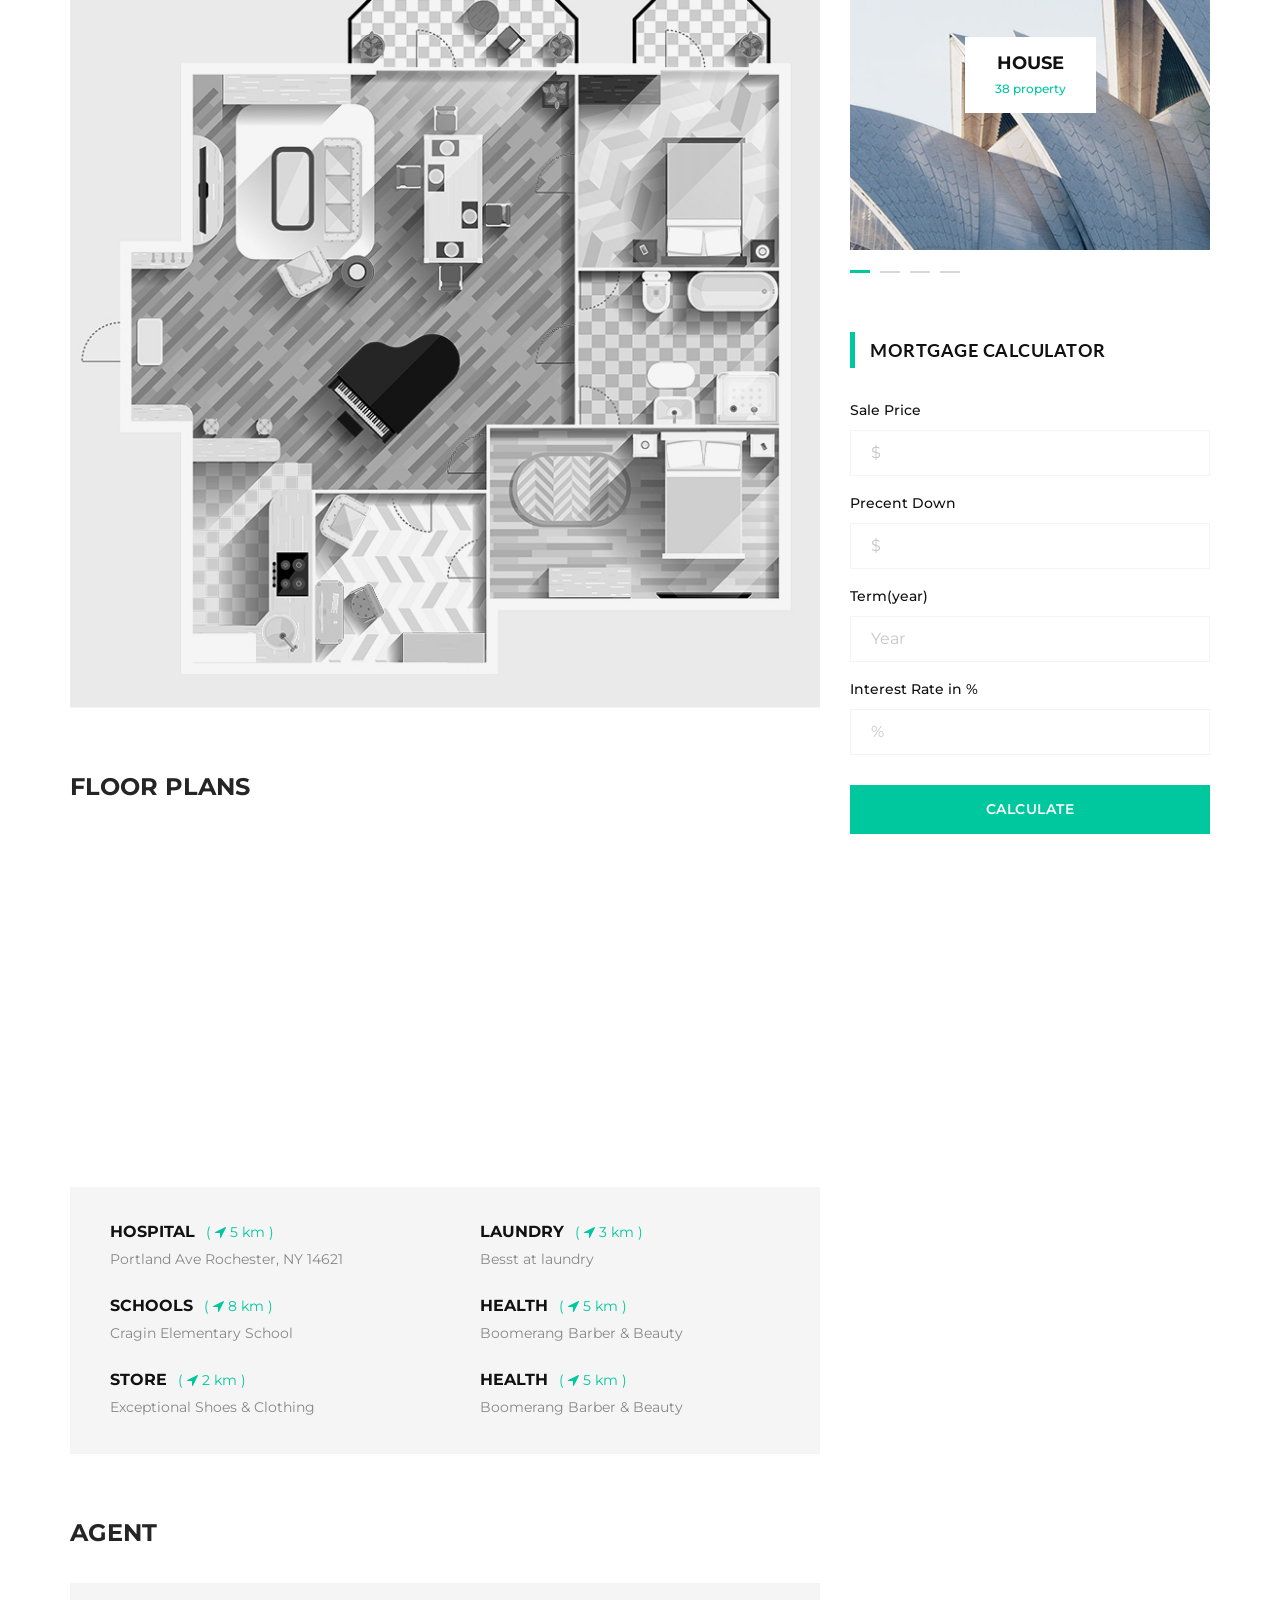
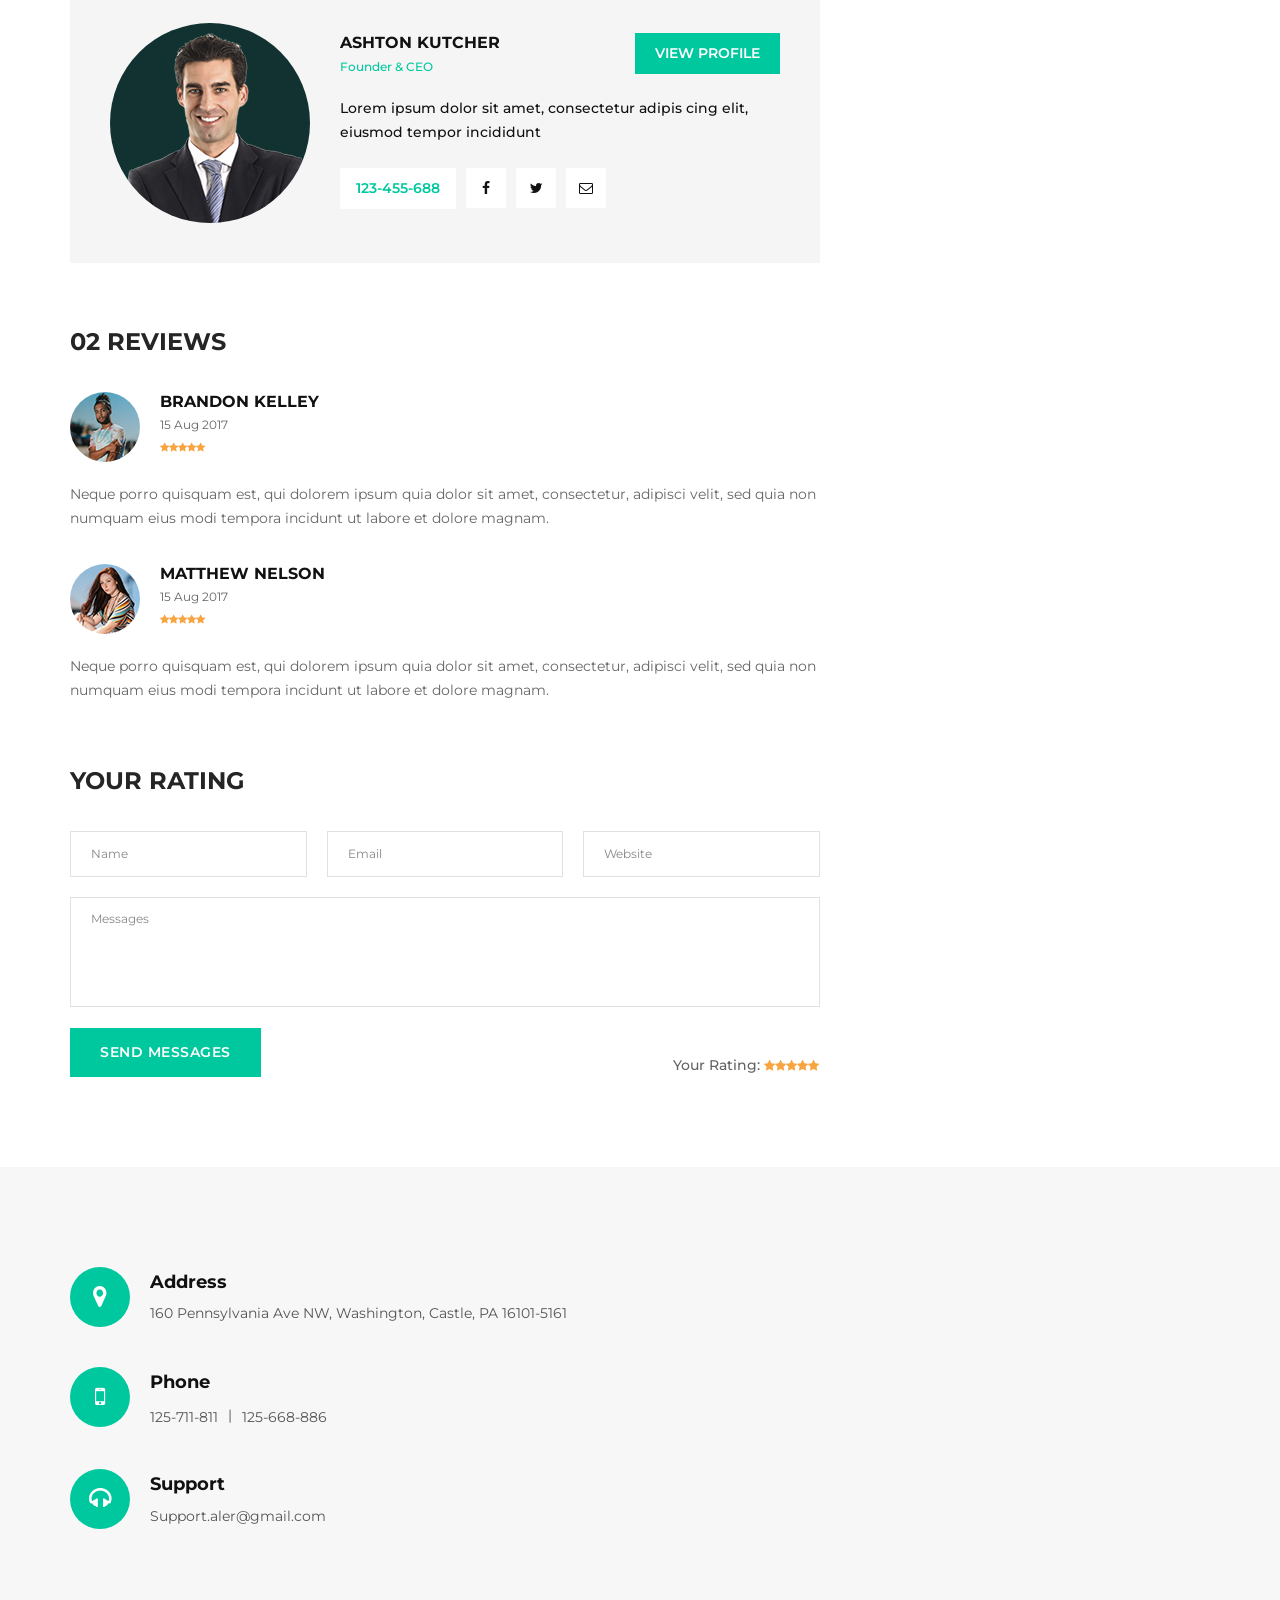
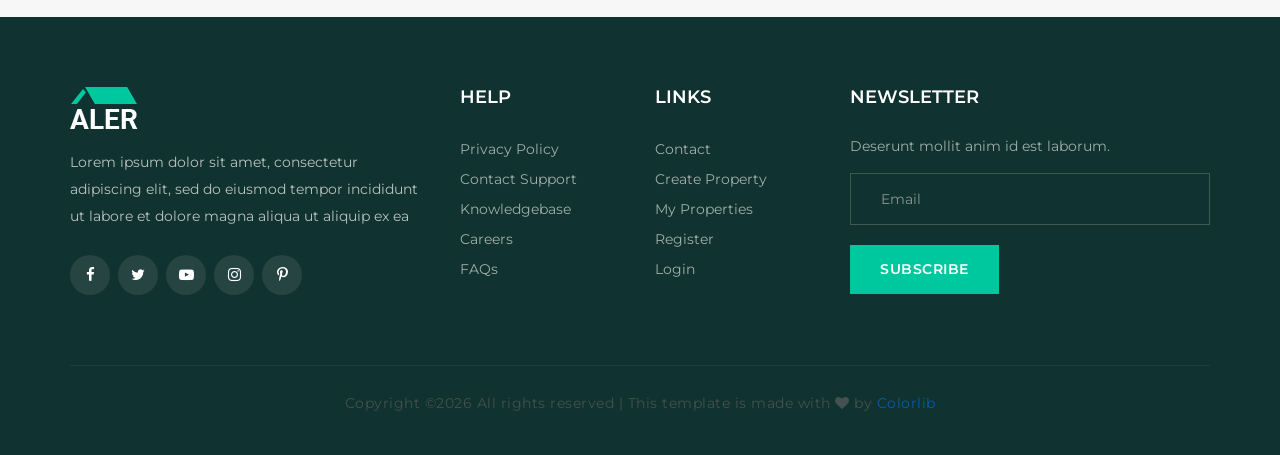
<file: rentalSystem/public/property-details.html>
<!DOCTYPE html>
<html lang="zxx">

<head>
    <meta charset="UTF-8">
    <meta name="description" content="Aler Template">
    <meta name="keywords" content="Aler, unica, creative, html">
    <meta name="viewport" content="width=device-width, initial-scale=1.0">
    <meta http-equiv="X-UA-Compatible" content="ie=edge">
    <title>Aler | Template</title>

    <!-- Google Font -->
    <link href="https://fonts.googleapis.com/css?family=Montserrat:300,400,500,600,700,800,900&display=swap" rel="stylesheet">
    <link href="https://fonts.googleapis.com/css?family=Lato:400,700,900&display=swap" rel="stylesheet">

    <!-- Css Styles -->
    <link rel="stylesheet" href="css/bootstrap.min.css" type="text/css">
    <link rel="stylesheet" href="css/font-awesome.min.css" type="text/css">
    <link rel="stylesheet" href="css/elegant-icons.css" type="text/css">
    <link rel="stylesheet" href="css/jquery-ui.min.css" type="text/css">
    <link rel="stylesheet" href="css/nice-select.css" type="text/css">
    <link rel="stylesheet" href="css/owl.carousel.min.css" type="text/css">
    <link rel="stylesheet" href="css/magnific-popup.css" type="text/css">
    <link rel="stylesheet" href="css/slicknav.min.css" type="text/css">
    <link rel="stylesheet" href="css/style.css" type="text/css">
</head>

<body>
    <!-- Page Preloder -->
    <div id="preloder">
        <div class="loader"></div>
    </div>

    <!-- Offcanvas Menu Wrapper Begin -->
    <div class="offcanvas-menu-overlay"></div>
    <div class="offcanvas-menu-wrapper">
        <div class="canvas-close">
            <span class="icon_close"></span>
        </div>
        <div class="logo">
            <a href="./index.html">
                <img src="img/logo.png" alt="">
            </a>
        </div>
        <div id="mobile-menu-wrap"></div>
        <div class="om-widget">
            <ul>
                <li><i class="icon_mail_alt"></i> Aler.support@gmail.com</li>
                <li><i class="fa fa-mobile-phone"></i> 125-711-811 <span>125-668-886</span></li>
            </ul>
            <a href="#" class="hw-btn">Submit property</a>
        </div>
        <div class="om-social">
            <a href="#"><i class="fa fa-facebook"></i></a>
            <a href="#"><i class="fa fa-twitter"></i></a>
            <a href="#"><i class="fa fa-youtube-play"></i></a>
            <a href="#"><i class="fa fa-instagram"></i></a>
            <a href="#"><i class="fa fa-pinterest-p"></i></a>
        </div>
    </div>
    <!-- Offcanvas Menu Wrapper End -->

    <!-- Header Section Begin -->
    <header class="header-section">
        <div class="hs-top">
            <div class="container">
                <div class="row">
                    <div class="col-lg-2">
                        <div class="logo">
                            <a href="./index.html"><img src="img/logo.png" alt=""></a>
                        </div>
                    </div>
                    <div class="col-lg-10">
                        <div class="ht-widget">
                            <ul>
                                <li><i class="icon_mail_alt"></i> Aler.support@gmail.com</li>
                                <li><i class="fa fa-mobile-phone"></i> 125-711-811 <span>125-668-886</span></li>
                            </ul>
                            <a href="#" class="hw-btn">Submit property</a>
                        </div>
                    </div>
                </div>
                <div class="canvas-open">
                    <span class="icon_menu"></span>
                </div>
            </div>
        </div>
        <div class="hs-nav">
            <div class="container">
                <div class="row">
                    <div class="col-lg-9">
                        <nav class="nav-menu">
                            <ul>
                                <li><a href="./index.html">Home</a></li>
                                <li class="active"><a href="#">Properties</a>
                                    <ul class="dropdown">
                                        <li><a href="./property.html">Property Grid</a></li>
                                        <li><a href="./profile.html">Property List</a></li>
                                        <li><a href="./property-details.html">Property Detail</a></li>
                                        <li><a href="./property-comparison.html">Property Comperison</a></li>
                                        <li><a href="./property-submit.html">Property Submit</a></li>
                                    </ul>
                                </li>
                                <li><a href="./agents.html">Agents</a></li>
                                <li><a href="./about.html">About</a></li>
                                <li><a href="./blog.html">Blog</a></li>
                                <li><a href="./contact.html">Contact</a></li>
                            </ul>
                        </nav>
                    </div>
                    <div class="col-lg-3">
                        <div class="hn-social">
                            <a href="#"><i class="fa fa-facebook"></i></a>
                            <a href="#"><i class="fa fa-twitter"></i></a>
                            <a href="#"><i class="fa fa-youtube-play"></i></a>
                            <a href="#"><i class="fa fa-instagram"></i></a>
                            <a href="#"><i class="fa fa-pinterest-p"></i></a>
                        </div>
                    </div>
                </div>
            </div>
        </div>
    </header>
    <!-- Header End -->

    <!-- Property Details Section Begin -->
    <section class="property-details-section">
        <div class="property-pic-slider owl-carousel">
            <div class="ps-item">
                <div class="container-fluid">
                    <div class="row">
                        <div class="col-lg-6">
                            <div class="row">
                                <div class="col-lg-12 p-0">
                                    <div class="ps-item-inner large-item set-bg" data-setbg="img/property/slider/ps-1.jpg"></div>
                                </div>
                            </div>
                        </div>
                        <div class="col-lg-6">
                            <div class="row">
                                <div class="col-sm-6 p-0">
                                    <div class="ps-item-inner set-bg" data-setbg="img/property/slider/ps-2.jpg"></div>
                                </div>
                                <div class="col-sm-6 p-0">
                                    <div class="ps-item-inner set-bg" data-setbg="img/property/slider/ps-2.jpg"></div>
                                </div>
                                <div class="col-sm-6 p-0">
                                    <div class="ps-item-inner set-bg" data-setbg="img/property/slider/ps-4.jpg"></div>
                                </div>
                                <div class="col-sm-6 p-0">
                                    <div class="ps-item-inner set-bg" data-setbg="img/property/slider/ps-5.jpg"></div>
                                </div>
                            </div>
                        </div>
                    </div>
                </div>
            </div>
            <div class="ps-item">
                <div class="container-fluid">
                    <div class="row">
                        <div class="col-lg-6">
                            <div class="row">
                                <div class="col-lg-12 p-0">
                                    <div class="ps-item-inner large-item set-bg" data-setbg="img/property/slider/ps-1.jpg"></div>
                                </div>
                            </div>
                        </div>
                        <div class="col-lg-6">
                            <div class="row">
                                <div class="col-sm-6 p-0">
                                    <div class="ps-item-inner set-bg" data-setbg="img/property/slider/ps-2.jpg"></div>
                                </div>
                                <div class="col-sm-6 p-0">
                                    <div class="ps-item-inner set-bg" data-setbg="img/property/slider/ps-2.jpg"></div>
                                </div>
                                <div class="col-sm-6 p-0">
                                    <div class="ps-item-inner set-bg" data-setbg="img/property/slider/ps-4.jpg"></div>
                                </div>
                                <div class="col-sm-6 p-0">
                                    <div class="ps-item-inner set-bg" data-setbg="img/property/slider/ps-5.jpg"></div>
                                </div>
                            </div>
                        </div>
                    </div>
                </div>
            </div>
        </div>
        <div class="container">
            <div class="row">
                <div class="col-lg-8">
                    <div class="pd-text">
                        <div class="row">
                            <div class="col-lg-6">
                                <div class="pd-title">
                                    <a href="#" class="heart-icon"><span class="icon_heart_alt"></span></a>
                                    <div class="label">For rent</div>
                                    <div class="pt-price">$ 289.0<span>/month</span></div>
                                    <h3>Home in Merrick Way</h3>
                                    <p><span class="icon_pin_alt"></span> 3 Middle Winchendon Rd, Rindge, NH 03463</p>
                                </div>
                            </div>
                            <div class="col-lg-6">
                                <div class="pd-social">
                                    <a href="#"><i class="fa fa-mail-forward"></i></a>
                                    <a href="#"><i class="fa fa-send"></i></a>
                                    <a href="#"><i class="fa fa-heart"></i></a>
                                    <a href="#"><i class="fa fa-mail-forward"></i></a>
                                    <a href="#"><i class="fa fa-cloud-download"></i></a>
                                </div>
                            </div>
                        </div>
                        <div class="pd-board">
                            <div class="tab-board">
                                <ul class="nav nav-tabs" role="tablist">
                                    <li class="nav-item">
                                        <a class="nav-link active" data-toggle="tab" href="#tabs-1" role="tab">Overview</a>
                                    </li>
                                    <li class="nav-item">
                                        <a class="nav-link" data-toggle="tab" href="#tabs-2" role="tab">Description</a>
                                    </li>
                                    <li class="nav-item">
                                        <a class="nav-link" data-toggle="tab" href="#tabs-3" role="tab">Amenities</a>
                                    </li>
                                </ul><!-- Tab panes -->
                                <div class="tab-content">
                                    <div class="tab-pane active" id="tabs-1" role="tabpanel">
                                        <div class="tab-details">
                                            <ul class="left-table">
                                                <li>
                                                    <span class="type-name">Property Type</span>
                                                    <span class="type-value">House</span>
                                                </li>
                                                <li>
                                                    <span class="type-name">Property ID</span>
                                                    <span class="type-value">#219</span>
                                                </li>
                                                <li>
                                                    <span class="type-name">Price</span>
                                                    <span class="type-value">$ 289.0/mounth</span>
                                                </li>
                                                <li>
                                                    <span class="type-name">Year Built</span>
                                                    <span class="type-value">2019</span>
                                                </li>
                                                <li>
                                                    <span class="type-name">Contract type</span>
                                                    <span class="type-value">Rent</span>
                                                </li>
                                                <li>
                                                    <span class="type-name">Agent</span>
                                                    <span class="type-value">Ashton Kutcher</span>
                                                </li>
                                            </ul>
                                            <ul class="right-table">
                                                <li>
                                                    <span class="type-name">Home Area</span>
                                                    <span class="type-value">1200 sqft</span>
                                                </li>
                                                <li>
                                                    <span class="type-name">Rooms</span>
                                                    <span class="type-value">9</span>
                                                </li>
                                                <li>
                                                    <span class="type-name">Bedrooms</span>
                                                    <span class="type-value">4</span>
                                                </li>
                                                <li>
                                                    <span class="type-name">Bathrooms</span>
                                                    <span class="type-value">3</span>
                                                </li>
                                                <li>
                                                    <span class="type-name">Garages</span>
                                                    <span class="type-value">2</span>
                                                </li>
                                                <li>
                                                    <span class="type-name">Parking lots</span>
                                                    <span class="type-value">2</span>
                                                </li>
                                            </ul>
                                        </div>
                                    </div>
                                    <div class="tab-pane" id="tabs-2" role="tabpanel">
                                        <div class="tab-desc">
                                            <p>Lorem ipsum dolor sit amet consectetur adipisicing elit. Nesciunt dolor itaque facere consequatur, dignissimos minus adipisci ipsam repudiandae nisi illum provident, natus quidem vero? Quaerat ducimus sequi praesentium commodi, consectetur corporis eos sit perspiciatis, quae sed officia error, iure quasi.</p>
                                            <p>Lorem ipsum dolor sit amet consectetur adipisicing elit. Nesciunt dolor itaque facere consequatur, dignissimos minus adipisci ipsam repudiandae nisi illum provident, natus quidem vero? Quaerat ducimus sequi praesentium commodi, consectetur corporis eos sit perspiciatis, quae sed officia error, iure quasi.</p>
                                        </div>
                                    </div>
                                    <div class="tab-pane" id="tabs-3" role="tabpanel">
                                        <div class="tab-details">
                                            <ul class="left-table">
                                                <li>
                                                    <span class="type-name">Property Type</span>
                                                    <span class="type-value">House</span>
                                                </li>
                                                <li>
                                                    <span class="type-name">Property ID</span>
                                                    <span class="type-value">#219</span>
                                                </li>
                                                <li>
                                                    <span class="type-name">Price</span>
                                                    <span class="type-value">$ 289.0/mounth</span>
                                                </li>
                                                <li>
                                                    <span class="type-name">Year Built</span>
                                                    <span class="type-value">2019</span>
                                                </li>
                                                <li>
                                                    <span class="type-name">Contract type</span>
                                                    <span class="type-value">Rent</span>
                                                </li>
                                                <li>
                                                    <span class="type-name">Agent</span>
                                                    <span class="type-value">Ashton Kutcher</span>
                                                </li>
                                            </ul>
                                            <ul class="right-table">
                                                <li>
                                                    <span class="type-name">Home Area</span>
                                                    <span class="type-value">1200 sqft</span>
                                                </li>
                                                <li>
                                                    <span class="type-name">Rooms</span>
                                                    <span class="type-value">9</span>
                                                </li>
                                                <li>
                                                    <span class="type-name">Bedrooms</span>
                                                    <span class="type-value">4</span>
                                                </li>
                                                <li>
                                                    <span class="type-name">Bathrooms</span>
                                                    <span class="type-value">3</span>
                                                </li>
                                                <li>
                                                    <span class="type-name">Garages</span>
                                                    <span class="type-value">2</span>
                                                </li>
                                                <li>
                                                    <span class="type-name">Parking lots</span>
                                                    <span class="type-value">2</span>
                                                </li>
                                            </ul>
                                        </div>
                                    </div>
                                </div>
                            </div>
                        </div>
                        <div class="pd-widget">
                            <h4>Floor plans</h4>
                            <img src="img/property/details/floor-plan.jpg" alt="">
                        </div>
                        <div class="pd-widget">
                            <h4>Floor plans</h4>
                            <div class="map">
                                <iframe src="https://www.google.com/maps/embed?pb=!1m18!1m12!1m3!1d735515.5813275519!2d-80.41163541934742!3d43.93644386501528!2m3!1f0!2f0!3f0!3m2!1i1024!2i768!4f13.1!3m3!1m2!1s0x882a55bbf3de23d7%3A0x3ada5af229b47375!2sMono%2C%20ON%2C%20Canada!5e0!3m2!1sen!2sbd!4v1583262687289!5m2!1sen!2sbd" height="350" style="border:0;" allowfullscreen=""></iframe>
                            </div>
                            <div class="map-location">
                                <div class="row">
                                    <div class="col-lg-6">
                                        <div class="ml-item">
                                            <div class="ml-single-item">
                                                <h6>Hospital <span>( <i class="fa fa-location-arrow"></i> 5 km )</span></h6>
                                                <p>Portland Ave Rochester, NY 14621</p>
                                            </div>
                                            <div class="ml-single-item">
                                                <h6>Schools <span>( <i class="fa fa-location-arrow"></i> 8 km )</span></h6>
                                                <p>Cragin Elementary School</p>
                                            </div>
                                            <div class="ml-single-item">
                                                <h6>Store <span>( <i class="fa fa-location-arrow"></i> 2 km )</span></h6>
                                                <p>Exceptional Shoes & Clothing</p>
                                            </div>
                                        </div>
                                    </div>
                                    <div class="col-lg-6">
                                        <div class="ml-item">
                                            <div class="ml-single-item">
                                                <h6>Laundry <span>( <i class="fa fa-location-arrow"></i> 3 km )</span></h6>
                                                <p>Besst at laundry</p>
                                            </div>
                                            <div class="ml-single-item">
                                                <h6>Health <span>( <i class="fa fa-location-arrow"></i> 5 km )</span></h6>
                                                <p>Boomerang Barber & Beauty</p>
                                            </div>
                                            <div class="ml-single-item">
                                                <h6>Health <span>( <i class="fa fa-location-arrow"></i> 5 km )</span></h6>
                                                <p>Boomerang Barber & Beauty</p>
                                            </div>
                                        </div>
                                    </div>
                                </div>
                            </div>
                        </div>
                        <div class="pd-widget">
                            <h4>Agent</h4>
                            <div class="pd-agent">
                                <div class="agent-pic">
                                    <img src="img/property/details/agent.jpg" alt="">
                                </div>
                                <div class="agent-text">
                                    <div class="at-title">
                                        <h6>Ashton Kutcher</h6>
                                        <span>Founder & CEO</span>
                                        <a href="#" class="primary-btn">VIew profile</a>
                                    </div>
                                    <p>Lorem ipsum dolor sit amet, consectetur adipis cing elit, eiusmod tempor incididunt</p>
                                    <div class="at-option">
                                        <div class="at-number">123-455-688</div>
                                        <div class="at-social">
                                            <a href="#"><i class="fa fa-facebook"></i></a>
                                            <a href="#"><i class="fa fa-twitter"></i></a>
                                            <a href="#"><i class="fa fa-envelope-o"></i></a>
                                        </div>
                                    </div>

                                </div>
                            </div>
                        </div>
                        <div class="pd-widget">
                            <h4>02 reviews</h4>
                            <div class="pd-review">
                                <div class="pr-item">
                                    <div class="pr-avatar">
                                        <div class="pr-pic">
                                            <img src="img/property/details/review/review-1.jpg" alt="">
                                        </div>
                                        <div class="pr-text">
                                            <h6>Brandon Kelley</h6>
                                            <span>15 Aug 2017</span>
                                            <div class="pr-rating">
                                                <i class="fa fa-star"></i>
                                                <i class="fa fa-star"></i>
                                                <i class="fa fa-star"></i>
                                                <i class="fa fa-star"></i>
                                                <i class="fa fa-star"></i>
                                            </div>
                                        </div>
                                    </div>
                                    <p>Neque porro quisquam est, qui dolorem ipsum quia dolor sit amet, consectetur, adipisci velit, sed quia non numquam eius modi tempora incidunt ut labore et dolore magnam.</p>
                                </div>
                                <div class="pr-item">
                                    <div class="pr-avatar">
                                        <div class="pr-pic">
                                            <img src="img/property/details/review/review-2.jpg" alt="">
                                        </div>
                                        <div class="pr-text">
                                            <h6>Matthew Nelson</h6>
                                            <span>15 Aug 2017</span>
                                            <div class="pr-rating">
                                                <i class="fa fa-star"></i>
                                                <i class="fa fa-star"></i>
                                                <i class="fa fa-star"></i>
                                                <i class="fa fa-star"></i>
                                                <i class="fa fa-star"></i>
                                            </div>
                                        </div>
                                    </div>
                                    <p>Neque porro quisquam est, qui dolorem ipsum quia dolor sit amet, consectetur, adipisci velit, sed quia non numquam eius modi tempora incidunt ut labore et dolore magnam.</p>
                                </div>
                            </div>
                        </div>
                        <div class="pd-widget">
                            <h4>YOur Rating</h4>
                            <form action="#" class="review-form">
                                <div class="group-input">
                                    <input type="text" placeholder="Name">
                                    <input type="text" placeholder="Email">
                                    <input type="text" placeholder="Website">
                                </div>
                                <textarea placeholder="Messages"></textarea>
                                <div class="rating">
                                    <span>Your Rating:</span>
                                    <i class="fa fa-star"></i>
                                    <i class="fa fa-star"></i>
                                    <i class="fa fa-star"></i>
                                    <i class="fa fa-star"></i>
                                    <i class="fa fa-star"></i>
                                </div>
                                <button type="submit" class="site-btn">send messages</button>
                            </form>
                        </div>
                    </div>
                </div>
                <div class="col-lg-4">
                    <div class="property-sidebar">
                        <div class="single-sidebar">
                            <div class="section-title sidebar-title">
                                <h5>Top agent</h5>
                            </div>
                            <div class="top-agent">
                                <div class="ta-item">
                                    <div class="ta-pic set-bg" data-setbg="img/property/details/sidebar/ta-1.jpg"></div>
                                    <div class="ta-text">
                                        <h6><a href="#">Ashton Kutcher</a></h6>
                                        <span>Team Leader</span>
                                        <div class="ta-num">123-455-688</div>
                                    </div>
                                </div>
                                <div class="ta-item">
                                    <div class="ta-pic set-bg" data-setbg="img/property/details/sidebar/ta-2.jpg"></div>
                                    <div class="ta-text">
                                        <h6><a href="#">Ashton Kutcher</a></h6>
                                        <span>Team Leader</span>
                                        <div class="ta-num">123-455-688</div>
                                    </div>
                                </div>
                                <div class="ta-item">
                                    <div class="ta-pic set-bg" data-setbg="img/property/details/sidebar/ta-3.jpg"></div>
                                    <div class="ta-text">
                                        <h6><a href="#">Ashton Kutcher</a></h6>
                                        <span>Team Leader</span>
                                        <div class="ta-num">123-455-688</div>
                                    </div>
                                </div>
                            </div>
                        </div>
                        <div class="single-sidebar slider-op">
                            <div class="section-title sidebar-title">
                                <h5>Featural categories</h5>
                            </div>
                            <div class="sf-slider owl-carousel">
                                <div class="sf-item set-bg" data-setbg="img/categories/cat-1.jpg">
                                    <div class="sf-text">
                                        <h5>House</h5>
                                        <span>38 property</span>
                                    </div>
                                </div>
                                <div class="sf-item set-bg" data-setbg="img/categories/cat-2.jpg">
                                    <div class="sf-text">
                                        <h5>Apartment</h5>
                                        <span>238 property</span>
                                    </div>
                                </div>
                                <div class="sf-item set-bg" data-setbg="img/categories/cat-3.jpg">
                                    <div class="sf-text">
                                        <h5>Villa</h5>
                                        <span>230 property</span>
                                    </div>
                                </div>
                                <div class="sf-item set-bg" data-setbg="img/categories/cat-4.jpg">
                                    <div class="sf-text">
                                        <h5>Restaurent</h5>
                                        <span>38 property</span>
                                    </div>
                                </div>
                            </div>
                        </div>
                        <div class="single-sidebar">
                            <div class="section-title sidebar-title">
                                <h5>mortgage calculator</h5>
                            </div>
                            <form action="#" class="calculator-form">
                                <div class="filter-input">
                                    <p>Sale Price</p>
                                    <input type="text" placeholder="$">
                                </div>
                                <div class="filter-input">
                                    <p>Precent Down</p>
                                    <input type="text" placeholder="$">
                                </div>
                                <div class="filter-input">
                                    <p>Term(year)</p>
                                    <input type="text" placeholder="Year">
                                </div>
                                <div class="filter-input">
                                    <p>Interest Rate in %</p>
                                    <input type="text" placeholder="%">
                                </div>
                                <button type="submit" class="site-btn">Calculate</button>
                            </form>
                        </div>
                    </div>
                </div>
            </div>
        </div>
    </section>
    <!-- Property Details Section End -->

    <!-- Contact Section Begin -->
    <section class="contact-section">
        <div class="container">
            <div class="row">
                <div class="col-lg-6">
                    <div class="contact-info">
                        <div class="ci-item">
                            <div class="ci-icon">
                                <i class="fa fa-map-marker"></i>
                            </div>
                            <div class="ci-text">
                                <h5>Address</h5>
                                <p>160 Pennsylvania Ave NW, Washington, Castle, PA 16101-5161</p>
                            </div>
                        </div>
                        <div class="ci-item">
                            <div class="ci-icon">
                                <i class="fa fa-mobile"></i>
                            </div>
                            <div class="ci-text">
                                <h5>Phone</h5>
                                <ul>
                                    <li>125-711-811</li>
                                    <li>125-668-886</li>
                                </ul>
                            </div>
                        </div>
                        <div class="ci-item">
                            <div class="ci-icon">
                                <i class="fa fa-headphones"></i>
                            </div>
                            <div class="ci-text">
                                <h5>Support</h5>
                                <p>Support.aler@gmail.com</p>
                            </div>
                        </div>
                    </div>
                </div>
            </div>
        </div>
        <div class="cs-map">
            <iframe src="https://www.google.com/maps/embed?pb=!1m18!1m12!1m3!1d735515.5813275519!2d-80.41163541934742!3d43.93644386501528!2m3!1f0!2f0!3f0!3m2!1i1024!2i768!4f13.1!3m3!1m2!1s0x882a55bbf3de23d7%3A0x3ada5af229b47375!2sMono%2C%20ON%2C%20Canada!5e0!3m2!1sen!2sbd!4v1583262687289!5m2!1sen!2sbd" height="450" style="border:0;" allowfullscreen=""></iframe>
        </div>
    </section>
    <!-- Contact Section End -->

        <!-- Footer Section Begin -->
    <footer class="footer-section">
        <div class="container">
            <div class="row">
                <div class="col-lg-4 col-md-6">
                    <div class="fs-about">
                        <div class="fs-logo">
                            <a href="#">
                                <img src="img/f-logo.png" alt="">
                            </a>
                        </div>
                        <p>Lorem ipsum dolor sit amet, consectetur adipiscing elit, sed do eiusmod tempor incididunt ut
                            labore et dolore magna aliqua ut aliquip ex ea</p>
                        <div class="fs-social">
                            <a href="#"><i class="fa fa-facebook"></i></a>
                            <a href="#"><i class="fa fa-twitter"></i></a>
                            <a href="#"><i class="fa fa-youtube-play"></i></a>
                            <a href="#"><i class="fa fa-instagram"></i></a>
                            <a href="#"><i class="fa fa-pinterest-p"></i></a>
                        </div>
                    </div>
                </div>
                <div class="col-lg-2 col-sm-6">
                    <div class="fs-widget">
                        <h5>Help</h5>
                        <ul>
                            <li><a href="#">Privacy Policy</a></li>
                            <li><a href="#">Contact Support</a></li>
                            <li><a href="#">Knowledgebase</a></li>
                            <li><a href="#">Careers</a></li>
                            <li><a href="#">FAQs</a></li>
                        </ul>
                    </div>
                </div>
                <div class="col-lg-2 col-sm-6">
                    <div class="fs-widget">
                        <h5>Links</h5>
                        <ul>
                            <li><a href="#">Contact</a></li>
                            <li><a href="#">Create Property</a></li>
                            <li><a href="#">My Properties</a></li>
                            <li><a href="#">Register</a></li>
                            <li><a href="#">Login</a></li>
                        </ul>
                    </div>
                </div>
                <div class="col-lg-4 col-md-6">
                    <div class="fs-widget">
                        <h5>Newsletter</h5>
                        <p>Deserunt mollit anim id est laborum.</p>
                        <form action="#" class="subscribe-form">
                            <input type="text" placeholder="Email">
                            <button type="submit" class="site-btn">Subscribe</button>
                        </form>
                    </div>
                </div>
            </div>
            <div class="copyright-text">
                <p><!-- Link back to Colorlib can't be removed. Template is licensed under CC BY 3.0. -->
  Copyright &copy;<script>document.write(new Date().getFullYear());</script> All rights reserved | This template is made with <i class="fa fa-heart" aria-hidden="true"></i> by <a href="https://colorlib.com" target="_blank">Colorlib</a>
  <!-- Link back to Colorlib can't be removed. Template is licensed under CC BY 3.0. --></p>
            </div>
        </div>
    </footer>
    <!-- Footer Section End -->

    <!-- Js Plugins -->
    <script src="js/jquery-3.3.1.min.js"></script>
    <script src="js/bootstrap.min.js"></script>
    <script src="js/jquery.magnific-popup.min.js"></script>
    <script src="js/mixitup.min.js"></script>
    <script src="js/jquery-ui.min.js"></script>
    <script src="js/jquery.nice-select.min.js"></script>
    <script src="js/jquery.slicknav.js"></script>
    <script src="js/owl.carousel.min.js"></script>
    <script src="js/jquery.richtext.min.js"></script>
    <script src="js/image-uploader.min.js"></script>
    <script src="js/main.js"></script>
</body>

</html>
</file>
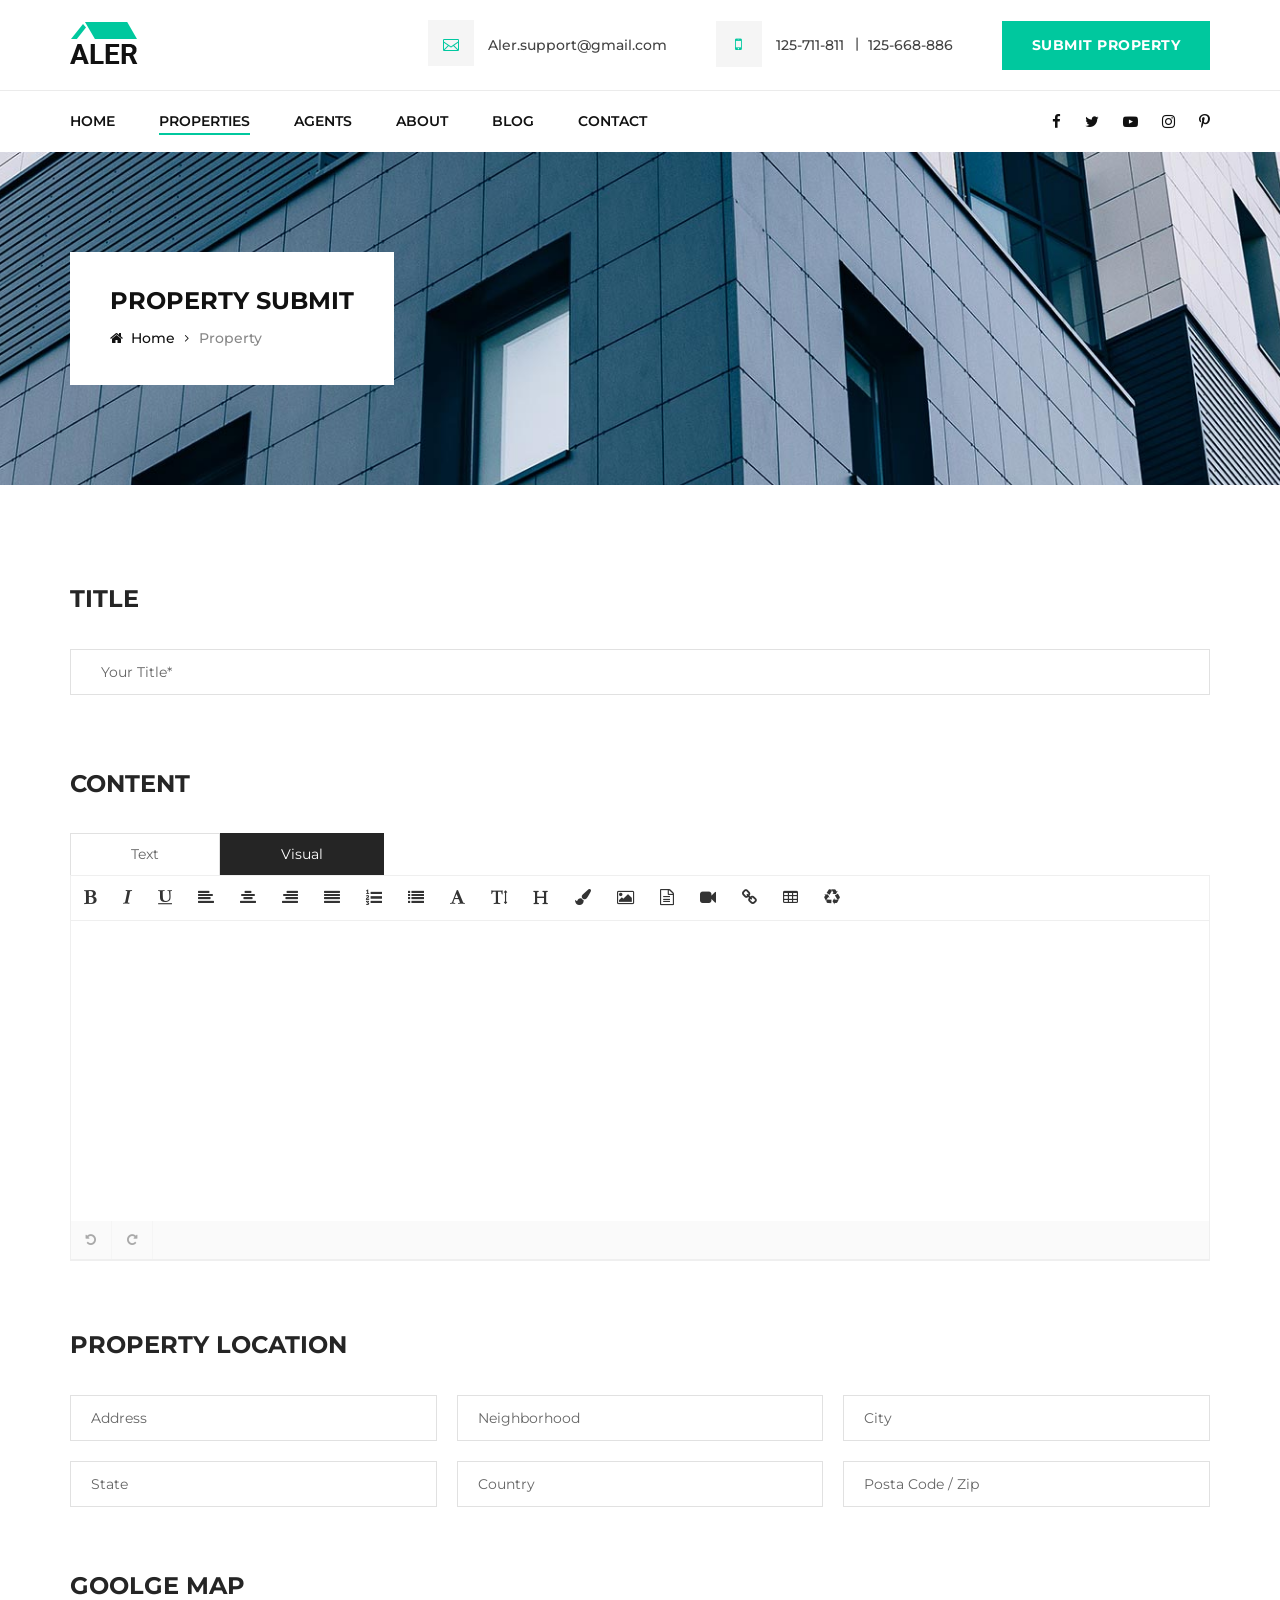
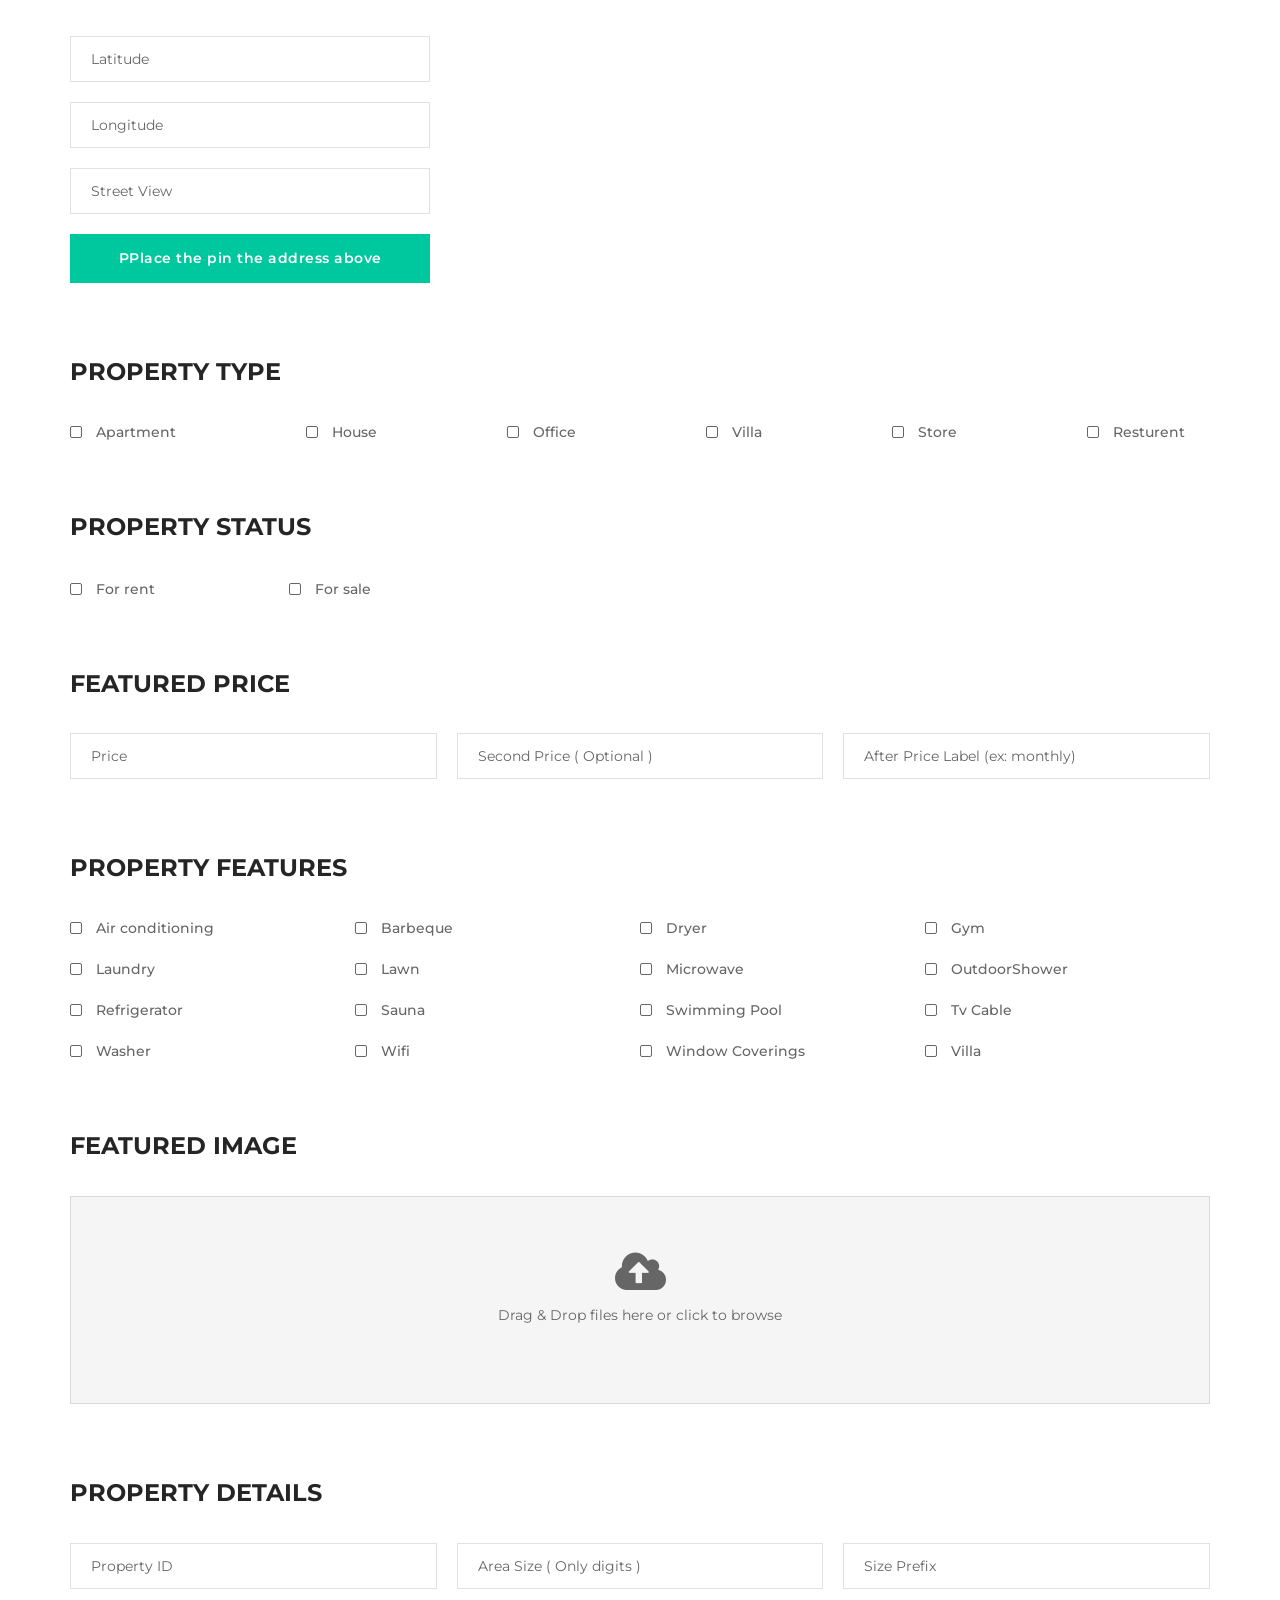
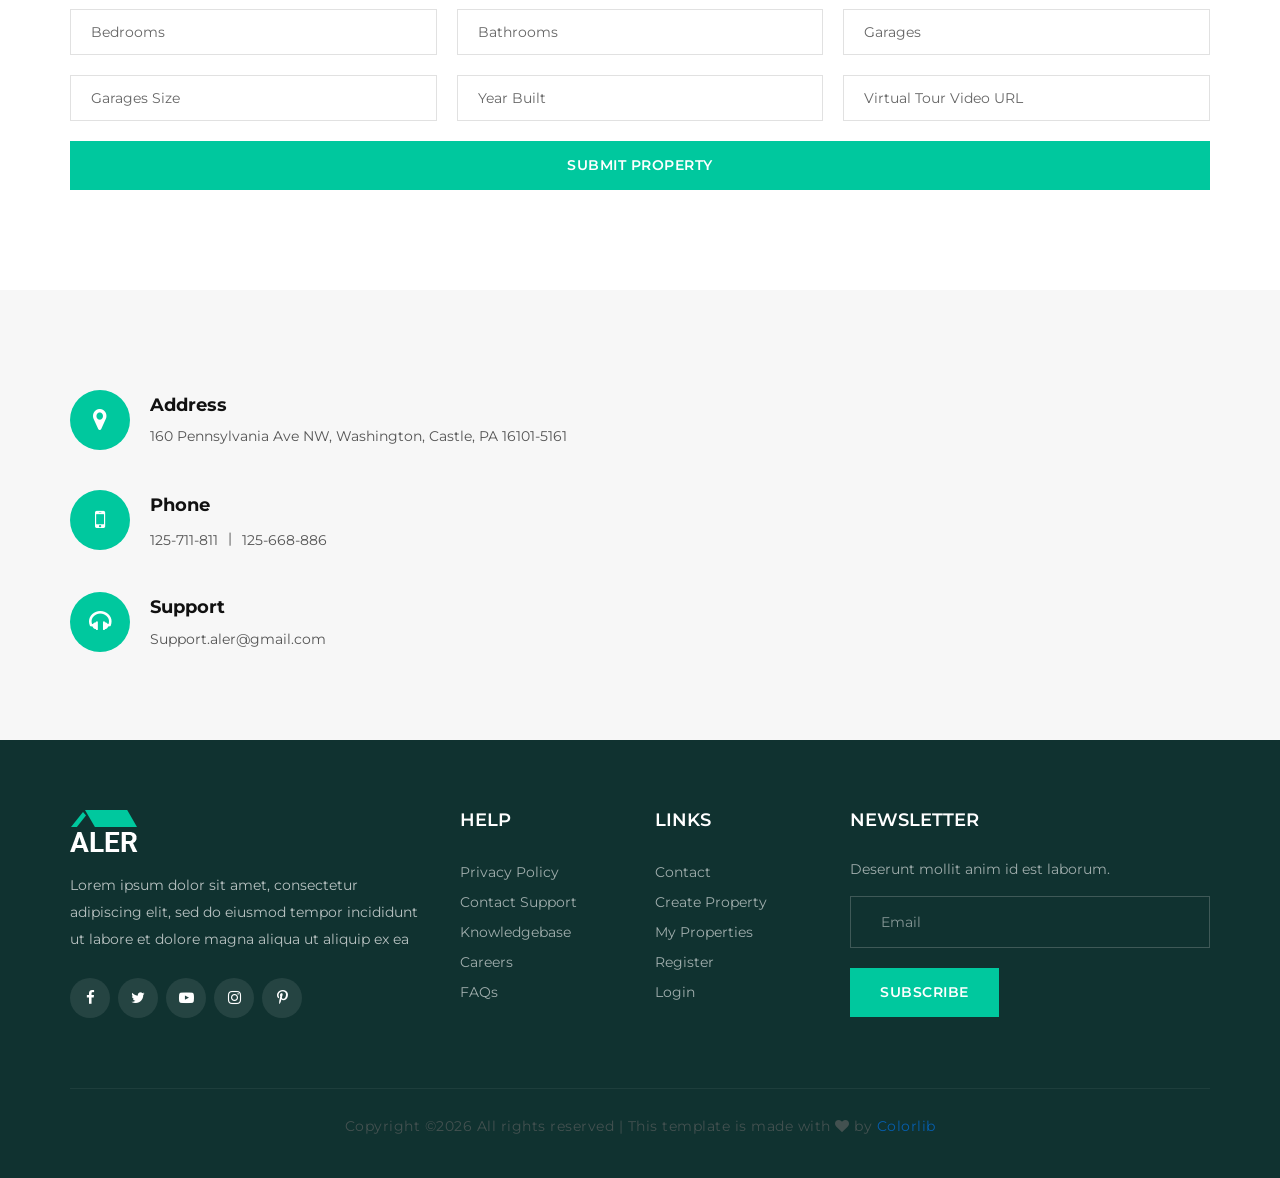
<file: rentalSystem/public/property-submit.html>
<!DOCTYPE html>
<html lang="zxx">

<head>
    <meta charset="UTF-8">
    <meta name="description" content="Aler Template">
    <meta name="keywords" content="Aler, unica, creative, html">
    <meta name="viewport" content="width=device-width, initial-scale=1.0">
    <meta http-equiv="X-UA-Compatible" content="ie=edge">
    <title>Aler | Template</title>

    <!-- Google Font -->
    <link href="https://fonts.googleapis.com/css?family=Montserrat:300,400,500,600,700,800,900&display=swap" rel="stylesheet">
    <link href="https://fonts.googleapis.com/css?family=Lato:400,700,900&display=swap" rel="stylesheet">

    <!-- Css Styles -->
    <link rel="stylesheet" href="css/bootstrap.min.css" type="text/css">
    <link rel="stylesheet" href="css/font-awesome.min.css" type="text/css">
    <link rel="stylesheet" href="css/elegant-icons.css" type="text/css">
    <link rel="stylesheet" href="css/jquery-ui.min.css" type="text/css">
    <link rel="stylesheet" href="css/nice-select.css" type="text/css">
    <link rel="stylesheet" href="css/owl.carousel.min.css" type="text/css">
    <link rel="stylesheet" href="css/magnific-popup.css" type="text/css">
    <link rel="stylesheet" href="css/richtext.min.css" type="text/css">
    <link rel="stylesheet" href="css/image-uploader.min.css" type="text/css">
    <link rel="stylesheet" href="css/slicknav.min.css" type="text/css">
    <link rel="stylesheet" href="css/style.css" type="text/css">
</head>

<body>
    <!-- Page Preloder -->
    <div id="preloder">
        <div class="loader"></div>
    </div>

    <!-- Offcanvas Menu Wrapper Begin -->
    <div class="offcanvas-menu-overlay"></div>
    <div class="offcanvas-menu-wrapper">
        <div class="canvas-close">
            <span class="icon_close"></span>
        </div>
        <div class="logo">
            <a href="./index.html">
                <img src="img/logo.png" alt="">
            </a>
        </div>
        <div id="mobile-menu-wrap"></div>
        <div class="om-widget">
            <ul>
                <li><i class="icon_mail_alt"></i> Aler.support@gmail.com</li>
                <li><i class="fa fa-mobile-phone"></i> 125-711-811 <span>125-668-886</span></li>
            </ul>
            <a href="#" class="hw-btn">Submit property</a>
        </div>
        <div class="om-social">
            <a href="#"><i class="fa fa-facebook"></i></a>
            <a href="#"><i class="fa fa-twitter"></i></a>
            <a href="#"><i class="fa fa-youtube-play"></i></a>
            <a href="#"><i class="fa fa-instagram"></i></a>
            <a href="#"><i class="fa fa-pinterest-p"></i></a>
        </div>
    </div>
    <!-- Offcanvas Menu Wrapper End -->

    <!-- Header Section Begin -->
    <header class="header-section">
        <div class="hs-top">
            <div class="container">
                <div class="row">
                    <div class="col-lg-2">
                        <div class="logo">
                            <a href="./index.html"><img src="img/logo.png" alt=""></a>
                        </div>
                    </div>
                    <div class="col-lg-10">
                        <div class="ht-widget">
                            <ul>
                                <li><i class="icon_mail_alt"></i> Aler.support@gmail.com</li>
                                <li><i class="fa fa-mobile-phone"></i> 125-711-811 <span>125-668-886</span></li>
                            </ul>
                            <a href="#" class="hw-btn">Submit property</a>
                        </div>
                    </div>
                </div>
                <div class="canvas-open">
                    <span class="icon_menu"></span>
                </div>
            </div>
        </div>
        <div class="hs-nav">
            <div class="container">
                <div class="row">
                    <div class="col-lg-9">
                        <nav class="nav-menu">
                            <ul>
                                <li><a href="./index.html">Home</a></li>
                                <li class="active"><a href="#">Properties</a>
                                    <ul class="dropdown">
                                        <li><a href="./property.html">Property Grid</a></li>
                                        <li><a href="./profile.html">Property List</a></li>
                                        <li><a href="./property-details.html">Property Detail</a></li>
                                        <li><a href="./property-comparison.html">Property Comperison</a></li>
                                        <li><a href="./property-submit.html">Property Submit</a></li>
                                    </ul>
                                </li>
                                <li><a href="./agents.html">Agents</a></li>
                                <li><a href="./about.html">About</a></li>
                                <li><a href="./blog.html">Blog</a></li>
                                <li><a href="./contact.html">Contact</a></li>
                            </ul>
                        </nav>
                    </div>
                    <div class="col-lg-3">
                        <div class="hn-social">
                            <a href="#"><i class="fa fa-facebook"></i></a>
                            <a href="#"><i class="fa fa-twitter"></i></a>
                            <a href="#"><i class="fa fa-youtube-play"></i></a>
                            <a href="#"><i class="fa fa-instagram"></i></a>
                            <a href="#"><i class="fa fa-pinterest-p"></i></a>
                        </div>
                    </div>
                </div>
            </div>
        </div>
    </header>
    <!-- Header End -->

    <!-- Breadcrumb Section Begin -->
    <section class="breadcrumb-section spad set-bg" data-setbg="img/breadcrumb-bg.jpg">
        <div class="container">
            <div class="row">
                <div class="col-lg-12">
                    <div class="breadcrumb-text">
                        <h4>Property Submit</h4>
                        <div class="bt-option">
                            <a href="./index.html"><i class="fa fa-home"></i> Home</a>
                            <span>Property</span>
                        </div>
                    </div>
                </div>
            </div>
        </div>
    </section>
    <!-- Breadcrumb Section End -->

    <!-- Property Submit Section Begin -->
    <section class="property-submit-section spad">
        <div class="container">
            <div class="row">
                <div class="col-lg-12">
                    <div class="property-submit-form">
                        <form action="#">
                            <div class="pf-title">
                                <h4>Title</h4>
                                <input type="text" placeholder="Your Title*">
                            </div>
                            <div class="pf-summernote">
                                <h4>Content</h4>
                                <ul class="nav nav-tabs" role="tablist">
                                    <li class="nav-item">
                                        <a class="nav-link texteditor-switch" data-toggle="tab" href="#tabs-1" role="tab">Text</a>
                                    </li>
                                    <li class="nav-item">
                                        <a class="nav-link texteditor-switch active" data-toggle="tab" href="#tabs-2" role="tab">Visual</a>
                                    </li>
                                </ul>
                                <textarea class="texteditor-content" name="example"></textarea>
                            </div>
                            <div class="pf-location">
                                <h4>Property Location</h4>
                                <div class="location-inputs">
                                    <input type="text" placeholder="Address">
                                    <input type="text" placeholder="Neighborhood">
                                    <input type="text" placeholder="City">
                                    <input type="text" placeholder="State">
                                    <input type="text" placeholder="Country">
                                    <input type="text" placeholder="Posta Code / Zip">
                                </div>
                            </div>
                            <div class="pf-map">
                                <h4>Goolge Map</h4>
                                <div class="row">
                                    <div class="col-lg-4">
                                        <div class="map-inputs">
                                            <input type="text" placeholder="Latitude">
                                            <input type="text" placeholder="Longitude">
                                            <input type="text" placeholder="Street View">
                                        </div>
                                        <button type="button" class="site-btn">PPlace the pin the address above</button>
                                    </div>
                                    <div class="col-lg-8">
                                        <div class="g-map">
                                            <iframe src="https://www.google.com/maps/embed?pb=!1m18!1m12!1m3!1d735515.5813275519!2d-80.41163541934742!3d43.93644386501528!2m3!1f0!2f0!3f0!3m2!1i1024!2i768!4f13.1!3m3!1m2!1s0x882a55bbf3de23d7%3A0x3ada5af229b47375!2sMono%2C%20ON%2C%20Canada!5e0!3m2!1sen!2sbd!4v1583262687289!5m2!1sen!2sbd" height="245" style="border:0;" allowfullscreen=""></iframe>
                                        </div>
                                    </div>
                                </div>
                            </div>
                            <div class="pf-type">
                                <h4>Property type</h4>
                                <div class="type-item">
                                    <label for="pt-apart">Apartment
                                        <input type="checkbox" id="pt-apart">
                                        <span class="checkbox"></span>
                                    </label>
                                    <label for="pt-house">House
                                        <input type="checkbox" id="pt-house">
                                        <span class="checkbox"></span>
                                    </label>
                                    <label for="pt-off">Office
                                        <input type="checkbox" id="pt-off">
                                        <span class="checkbox"></span>
                                    </label>
                                    <label for="pt-villa">Villa
                                        <input type="checkbox" id="pt-villa">
                                        <span class="checkbox"></span>
                                    </label>
                                    <label for="pt-store">Store
                                        <input type="checkbox" id="pt-store">
                                        <span class="checkbox"></span>
                                    </label>
                                    <label for="pt-rest">Resturent
                                        <input type="checkbox" id="pt-rest">
                                        <span class="checkbox"></span>
                                    </label>
                                </div>
                            </div>
                            <div class="pf-status">
                                <h4>Property status</h4>
                                <div class="status-item">
                                    <label for="ps-rent">For rent
                                        <input type="checkbox" id="ps-rent">
                                        <span class="checkbox"></span>
                                    </label>
                                    <label for="ps-sale">For sale
                                        <input type="checkbox" id="ps-sale">
                                        <span class="checkbox"></span>
                                    </label>
                                </div>
                            </div>
                            <div class="pf-feature-price">
                                <h4>Featured Price</h4>
                                <div class="fp-inputs">
                                    <input type="text" placeholder="Price">
                                    <input type="text" placeholder="Second Price ( Optional )">
                                    <input type="text" placeholder="After Price Label (ex: monthly)">
                                </div>
                            </div>
                            <div class="pf-feature">
                                <h4>Property Features</h4>
                                <div class="features-list">
                                    <div class="feature-item">
                                        <label for="air">Air conditioning
                                            <input type="checkbox" id="air">
                                            <span class="checkbox"></span>
                                        </label>
                                        <label for="lundry">Laundry
                                            <input type="checkbox" id="lundry">
                                            <span class="checkbox"></span>
                                        </label>
                                        <label for="refrigerator">Refrigerator
                                            <input type="checkbox" id="refrigerator">
                                            <span class="checkbox"></span>
                                        </label>
                                        <label for="washer">Washer
                                            <input type="checkbox" id="washer">
                                            <span class="checkbox"></span>
                                        </label>
                                    </div>
                                    <div class="feature-item">
                                        <label for="barbeque">Barbeque
                                            <input type="checkbox" id="barbeque">
                                            <span class="checkbox"></span>
                                        </label>
                                        <label for="lawn">Lawn
                                            <input type="checkbox" id="lawn">
                                            <span class="checkbox"></span>
                                        </label>
                                        <label for="sauna">Sauna
                                            <input type="checkbox" id="sauna">
                                            <span class="checkbox"></span>
                                        </label>
                                        <label for="wifi">Wifi
                                            <input type="checkbox" id="wifi">
                                            <span class="checkbox"></span>
                                        </label>
                                    </div>
                                    <div class="feature-item">
                                        <label for="dryer">Dryer
                                            <input type="checkbox" id="dryer">
                                            <span class="checkbox"></span>
                                        </label>
                                        <label for="microwave">Microwave
                                            <input type="checkbox" id="microwave">
                                            <span class="checkbox"></span>
                                        </label>
                                        <label for="pool">Swimming Pool
                                            <input type="checkbox" id="pool">
                                            <span class="checkbox"></span>
                                        </label>
                                        <label for="window">Window Coverings
                                            <input type="checkbox" id="window">
                                            <span class="checkbox"></span>
                                        </label>
                                    </div>
                                    <div class="feature-item">
                                        <label for="gym">Gym
                                            <input type="checkbox" id="gym">
                                            <span class="checkbox"></span>
                                        </label>
                                        <label for="shower">OutdoorShower
                                            <input type="checkbox" id="shower">
                                            <span class="checkbox"></span>
                                        </label>
                                        <label for="tv">Tv Cable
                                            <input type="checkbox" id="tv">
                                            <span class="checkbox"></span>
                                        </label>
                                        <label for="villa">Villa
                                            <input type="checkbox" id="villa">
                                            <span class="checkbox"></span>
                                        </label>
                                    </div>
                                </div>
                            </div>
                            <div class="pf-feature-image">
                                <h4>Featured Image</h4>
                                <div class="feature-image-content"></div>
                            </div>
                            <div class="pf-property-details">
                                <h4>Property details</h4>
                                <div class="property-details-inputs">
                                    <input type="text" placeholder="Property ID">
                                    <input type="text" placeholder="Area Size ( Only digits )">
                                    <input type="text" placeholder="Size Prefix">
                                    <input type="text" placeholder="Bedrooms">
                                    <input type="text" placeholder="Bathrooms">
                                    <input type="text" placeholder="Garages">
                                    <input type="text" placeholder="Garages Size">
                                    <input type="text" placeholder="Year Built">
                                    <input type="text" placeholder="Virtual Tour Video URL">
                                </div>
                                <button type="submit" class="site-btn">Submit Property</button>
                            </div>
                        </form>
                    </div>
                </div>
            </div>
        </div>
    </section>
    <!-- Property Submit Section End -->

    <!-- Contact Section Begin -->
    <section class="contact-section">
        <div class="container">
            <div class="row">
                <div class="col-lg-6">
                    <div class="contact-info">
                        <div class="ci-item">
                            <div class="ci-icon">
                                <i class="fa fa-map-marker"></i>
                            </div>
                            <div class="ci-text">
                                <h5>Address</h5>
                                <p>160 Pennsylvania Ave NW, Washington, Castle, PA 16101-5161</p>
                            </div>
                        </div>
                        <div class="ci-item">
                            <div class="ci-icon">
                                <i class="fa fa-mobile"></i>
                            </div>
                            <div class="ci-text">
                                <h5>Phone</h5>
                                <ul>
                                    <li>125-711-811</li>
                                    <li>125-668-886</li>
                                </ul>
                            </div>
                        </div>
                        <div class="ci-item">
                            <div class="ci-icon">
                                <i class="fa fa-headphones"></i>
                            </div>
                            <div class="ci-text">
                                <h5>Support</h5>
                                <p>Support.aler@gmail.com</p>
                            </div>
                        </div>
                    </div>
                </div>
            </div>
        </div>
        <div class="cs-map">
            <iframe src="https://www.google.com/maps/embed?pb=!1m18!1m12!1m3!1d735515.5813275519!2d-80.41163541934742!3d43.93644386501528!2m3!1f0!2f0!3f0!3m2!1i1024!2i768!4f13.1!3m3!1m2!1s0x882a55bbf3de23d7%3A0x3ada5af229b47375!2sMono%2C%20ON%2C%20Canada!5e0!3m2!1sen!2sbd!4v1583262687289!5m2!1sen!2sbd" height="450" style="border:0;" allowfullscreen=""></iframe>
        </div>
    </section>
    <!-- Contact Section End -->

        <!-- Footer Section Begin -->
    <footer class="footer-section">
        <div class="container">
            <div class="row">
                <div class="col-lg-4 col-md-6">
                    <div class="fs-about">
                        <div class="fs-logo">
                            <a href="#">
                                <img src="img/f-logo.png" alt="">
                            </a>
                        </div>
                        <p>Lorem ipsum dolor sit amet, consectetur adipiscing elit, sed do eiusmod tempor incididunt ut
                            labore et dolore magna aliqua ut aliquip ex ea</p>
                        <div class="fs-social">
                            <a href="#"><i class="fa fa-facebook"></i></a>
                            <a href="#"><i class="fa fa-twitter"></i></a>
                            <a href="#"><i class="fa fa-youtube-play"></i></a>
                            <a href="#"><i class="fa fa-instagram"></i></a>
                            <a href="#"><i class="fa fa-pinterest-p"></i></a>
                        </div>
                    </div>
                </div>
                <div class="col-lg-2 col-sm-6">
                    <div class="fs-widget">
                        <h5>Help</h5>
                        <ul>
                            <li><a href="#">Privacy Policy</a></li>
                            <li><a href="#">Contact Support</a></li>
                            <li><a href="#">Knowledgebase</a></li>
                            <li><a href="#">Careers</a></li>
                            <li><a href="#">FAQs</a></li>
                        </ul>
                    </div>
                </div>
                <div class="col-lg-2 col-sm-6">
                    <div class="fs-widget">
                        <h5>Links</h5>
                        <ul>
                            <li><a href="#">Contact</a></li>
                            <li><a href="#">Create Property</a></li>
                            <li><a href="#">My Properties</a></li>
                            <li><a href="#">Register</a></li>
                            <li><a href="#">Login</a></li>
                        </ul>
                    </div>
                </div>
                <div class="col-lg-4 col-md-6">
                    <div class="fs-widget">
                        <h5>Newsletter</h5>
                        <p>Deserunt mollit anim id est laborum.</p>
                        <form action="#" class="subscribe-form">
                            <input type="text" placeholder="Email">
                            <button type="submit" class="site-btn">Subscribe</button>
                        </form>
                    </div>
                </div>
            </div>
            <div class="copyright-text">
                <p><!-- Link back to Colorlib can't be removed. Template is licensed under CC BY 3.0. -->
  Copyright &copy;<script>document.write(new Date().getFullYear());</script> All rights reserved | This template is made with <i class="fa fa-heart" aria-hidden="true"></i> by <a href="https://colorlib.com" target="_blank">Colorlib</a>
  <!-- Link back to Colorlib can't be removed. Template is licensed under CC BY 3.0. --></p>
            </div>
        </div>
    </footer>
    <!-- Footer Section End -->

    <!-- Js Plugins -->
    <script src="js/jquery-3.3.1.min.js"></script>
    <script src="js/bootstrap.min.js"></script>
    <script src="js/jquery.magnific-popup.min.js"></script>
    <script src="js/mixitup.min.js"></script>
    <script src="js/jquery-ui.min.js"></script>
    <script src="js/jquery.nice-select.min.js"></script>
    <script src="js/jquery.slicknav.js"></script>
    <script src="js/owl.carousel.min.js"></script>
    <script src="js/jquery.richtext.min.js"></script>
    <script src="js/image-uploader.min.js"></script>
    <script src="js/main.js"></script>
</body>

</html>
</file>
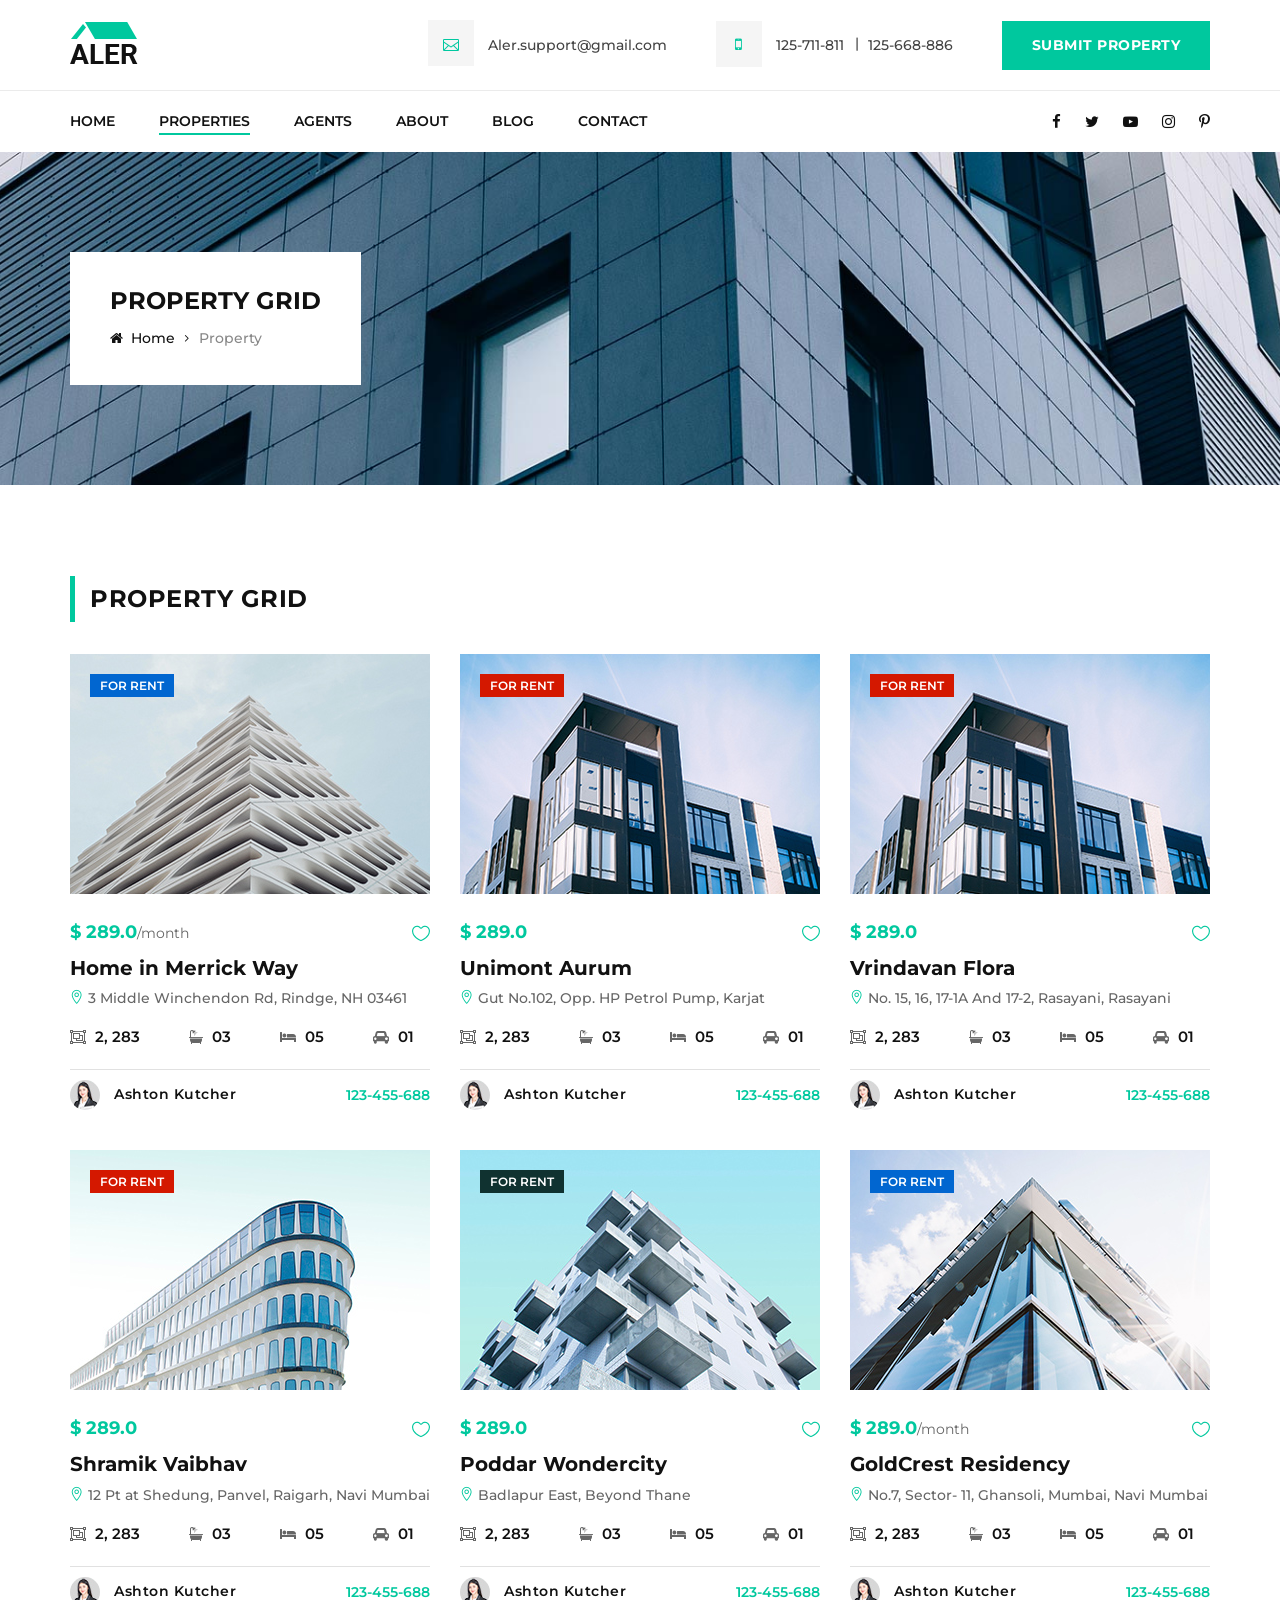
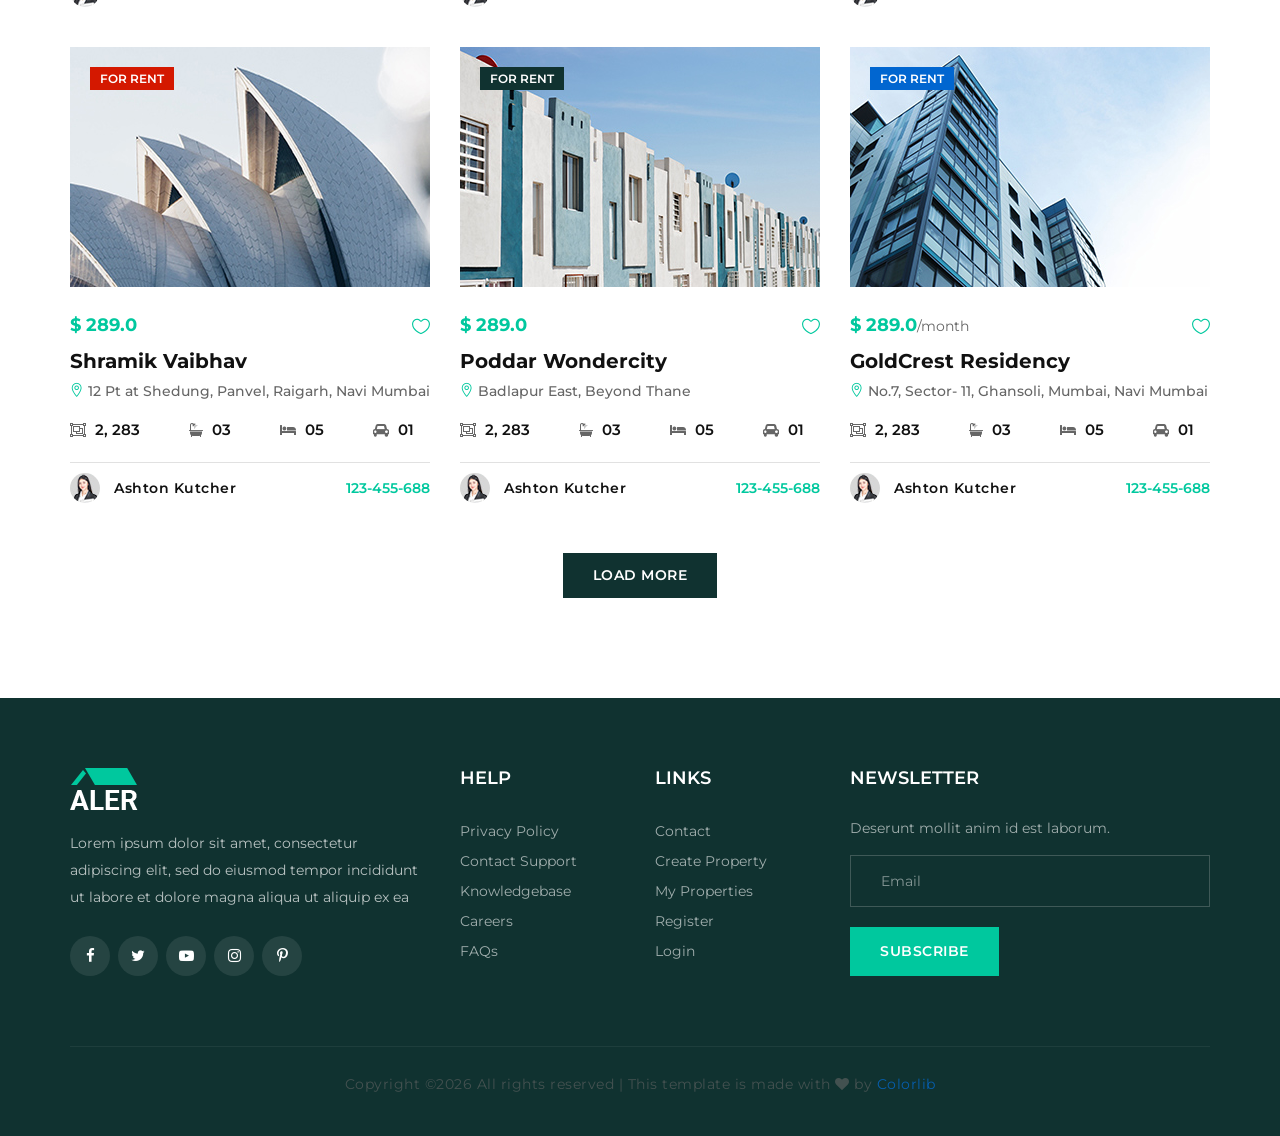
<file: rentalSystem/public/property.html>
<!DOCTYPE html>
<html lang="zxx">

<head>
    <meta charset="UTF-8">
    <meta name="description" content="Aler Template">
    <meta name="keywords" content="Aler, unica, creative, html">
    <meta name="viewport" content="width=device-width, initial-scale=1.0">
    <meta http-equiv="X-UA-Compatible" content="ie=edge">
    <title>Aler | Template</title>

    <!-- Google Font -->
    <link href="https://fonts.googleapis.com/css?family=Montserrat:300,400,500,600,700,800,900&display=swap" rel="stylesheet">
    <link href="https://fonts.googleapis.com/css?family=Lato:400,700,900&display=swap" rel="stylesheet">

    <!-- Css Styles -->
    <link rel="stylesheet" href="css/bootstrap.min.css" type="text/css">
    <link rel="stylesheet" href="css/font-awesome.min.css" type="text/css">
    <link rel="stylesheet" href="css/elegant-icons.css" type="text/css">
    <link rel="stylesheet" href="css/jquery-ui.min.css" type="text/css">
    <link rel="stylesheet" href="css/nice-select.css" type="text/css">
    <link rel="stylesheet" href="css/owl.carousel.min.css" type="text/css">
    <link rel="stylesheet" href="css/magnific-popup.css" type="text/css">
    <link rel="stylesheet" href="css/slicknav.min.css" type="text/css">
    <link rel="stylesheet" href="css/style.css" type="text/css">
</head>

<body>
    <!-- Page Preloder -->
    <div id="preloder">
        <div class="loader"></div>
    </div>

    <!-- Offcanvas Menu Wrapper Begin -->
    <div class="offcanvas-menu-overlay"></div>
    <div class="offcanvas-menu-wrapper">
        <div class="canvas-close">
            <span class="icon_close"></span>
        </div>
        <div class="logo">
            <a href="./index.html">
                <img src="img/logo.png" alt="">
            </a>
        </div>
        <div id="mobile-menu-wrap"></div>
        <div class="om-widget">
            <ul>
                <li><i class="icon_mail_alt"></i> Aler.support@gmail.com</li>
                <li><i class="fa fa-mobile-phone"></i> 125-711-811 <span>125-668-886</span></li>
            </ul>
            <a href="#" class="hw-btn">Submit property</a>
        </div>
        <div class="om-social">
            <a href="#"><i class="fa fa-facebook"></i></a>
            <a href="#"><i class="fa fa-twitter"></i></a>
            <a href="#"><i class="fa fa-youtube-play"></i></a>
            <a href="#"><i class="fa fa-instagram"></i></a>
            <a href="#"><i class="fa fa-pinterest-p"></i></a>
        </div>
    </div>
    <!-- Offcanvas Menu Wrapper End -->

    <!-- Header Section Begin -->
    <header class="header-section">
        <div class="hs-top">
            <div class="container">
                <div class="row">
                    <div class="col-lg-2">
                        <div class="logo">
                            <a href="./index.html"><img src="img/logo.png" alt=""></a>
                        </div>
                    </div>
                    <div class="col-lg-10">
                        <div class="ht-widget">
                            <ul>
                                <li><i class="icon_mail_alt"></i> Aler.support@gmail.com</li>
                                <li><i class="fa fa-mobile-phone"></i> 125-711-811 <span>125-668-886</span></li>
                            </ul>
                            <a href="#" class="hw-btn">Submit property</a>
                        </div>
                    </div>
                </div>
                <div class="canvas-open">
                    <span class="icon_menu"></span>
                </div>
            </div>
        </div>
        <div class="hs-nav">
            <div class="container">
                <div class="row">
                    <div class="col-lg-9">
                        <nav class="nav-menu">
                            <ul>
                                <li><a href="./index.html">Home</a></li>
                                <li class="active"><a href="#">Properties</a>
                                    <ul class="dropdown">
                                        <li><a href="./property.html">Property Grid</a></li>
                                        <li><a href="./profile.html">Property List</a></li>
                                        <li><a href="./property-details.html">Property Detail</a></li>
                                        <li><a href="./property-comparison.html">Property Comperison</a></li>
                                        <li><a href="./property-submit.html">Property Submit</a></li>
                                    </ul>
                                </li>
                                <li><a href="./agents.html">Agents</a></li>
                                <li><a href="./about.html">About</a></li>
                                <li><a href="./blog.html">Blog</a></li>
                                <li><a href="./contact.html">Contact</a></li>
                            </ul>
                        </nav>
                    </div>
                    <div class="col-lg-3">
                        <div class="hn-social">
                            <a href="#"><i class="fa fa-facebook"></i></a>
                            <a href="#"><i class="fa fa-twitter"></i></a>
                            <a href="#"><i class="fa fa-youtube-play"></i></a>
                            <a href="#"><i class="fa fa-instagram"></i></a>
                            <a href="#"><i class="fa fa-pinterest-p"></i></a>
                        </div>
                    </div>
                </div>
            </div>
        </div>
    </header>
    <!-- Header End -->

    <!-- Breadcrumb Section Begin -->
    <section class="breadcrumb-section spad set-bg" data-setbg="img/breadcrumb-bg.jpg">
        <div class="container">
            <div class="row">
                <div class="col-lg-12">
                    <div class="breadcrumb-text">
                        <h4>Property Grid</h4>
                        <div class="bt-option">
                            <a href="./index.html"><i class="fa fa-home"></i> Home</a>
                            <span>Property</span>
                        </div>
                    </div>
                </div>
            </div>
        </div>
    </section>
    <!-- Breadcrumb Section End -->

    <!-- Property Section Begin -->
    <section class="property-section spad">
        <div class="container">
            <div class="row">
                <div class="col-lg-12">
                    <div class="section-title">
                        <h4>PROPERTY Grid</h4>
                    </div>
                </div>
            </div>
            <div class="row">
                <div class="col-lg-4 col-md-6">
                    <div class="property-item">
                        <div class="pi-pic set-bg" data-setbg="img/property/property-1.jpg">
                            <div class="label">For rent</div>
                        </div>
                        <div class="pi-text">
                            <a href="#" class="heart-icon"><span class="icon_heart_alt"></span></a>
                            <div class="pt-price">$ 289.0<span>/month</span></div>
                            <h5><a href="#">Home in Merrick Way</a></h5>
                            <p><span class="icon_pin_alt"></span> 3 Middle Winchendon Rd, Rindge, NH 03461</p>
                            <ul>
                                <li><i class="fa fa-object-group"></i> 2, 283</li>
                                <li><i class="fa fa-bathtub"></i> 03</li>
                                <li><i class="fa fa-bed"></i> 05</li>
                                <li><i class="fa fa-automobile"></i> 01</li>
                            </ul>
                            <div class="pi-agent">
                                <div class="pa-item">
                                    <div class="pa-info">
                                        <img src="img/property/posted-by/pb-1.jpg" alt="">
                                        <h6>Ashton Kutcher</h6>
                                    </div>
                                    <div class="pa-text">
                                        123-455-688
                                    </div>
                                </div>
                            </div>
                        </div>
                    </div>
                </div>
                <div class="col-lg-4 col-md-6">
                    <div class="property-item">
                        <div class="pi-pic set-bg" data-setbg="img/property/property-2.jpg">
                            <div class="label c-red">For rent</div>
                        </div>
                        <div class="pi-text">
                            <a href="#" class="heart-icon"><span class="icon_heart_alt"></span></a>
                            <div class="pt-price">$ 289.0</div>
                            <h5><a href="#">Unimont Aurum</a></h5>
                            <p><span class="icon_pin_alt"></span> Gut No.102, Opp. HP Petrol Pump, Karjat</p>
                            <ul>
                                <li><i class="fa fa-object-group"></i> 2, 283</li>
                                <li><i class="fa fa-bathtub"></i> 03</li>
                                <li><i class="fa fa-bed"></i> 05</li>
                                <li><i class="fa fa-automobile"></i> 01</li>
                            </ul>
                            <div class="pi-agent">
                                <div class="pa-item">
                                    <div class="pa-info">
                                        <img src="img/property/posted-by/pb-1.jpg" alt="">
                                        <h6>Ashton Kutcher</h6>
                                    </div>
                                    <div class="pa-text">
                                        123-455-688
                                    </div>
                                </div>
                            </div>
                        </div>
                    </div>
                </div>
                <div class="col-lg-4 col-md-6">
                    <div class="property-item">
                        <div class="pi-pic set-bg" data-setbg="img/property/property-2.jpg">
                            <div class="label c-red">For rent</div>
                        </div>
                        <div class="pi-text">
                            <a href="#" class="heart-icon"><span class="icon_heart_alt"></span></a>
                            <div class="pt-price">$ 289.0</div>
                            <h5><a href="#">Vrindavan Flora</a></h5>
                            <p><span class="icon_pin_alt"></span> No. 15, 16, 17-1A And 17-2, Rasayani, Rasayani</p>
                            <ul>
                                <li><i class="fa fa-object-group"></i> 2, 283</li>
                                <li><i class="fa fa-bathtub"></i> 03</li>
                                <li><i class="fa fa-bed"></i> 05</li>
                                <li><i class="fa fa-automobile"></i> 01</li>
                            </ul>
                            <div class="pi-agent">
                                <div class="pa-item">
                                    <div class="pa-info">
                                        <img src="img/property/posted-by/pb-1.jpg" alt="">
                                        <h6>Ashton Kutcher</h6>
                                    </div>
                                    <div class="pa-text">
                                        123-455-688
                                    </div>
                                </div>
                            </div>
                        </div>
                    </div>
                </div>
                <div class="col-lg-4 col-md-6">
                    <div class="property-item">
                        <div class="pi-pic set-bg" data-setbg="img/property/property-4.jpg">
                            <div class="label c-red">For rent</div>
                        </div>
                        <div class="pi-text">
                            <a href="#" class="heart-icon"><span class="icon_heart_alt"></span></a>
                            <div class="pt-price">$ 289.0</div>
                            <h5><a href="#">Shramik Vaibhav</a></h5>
                            <p><span class="icon_pin_alt"></span> 12 Pt at Shedung, Panvel, Raigarh, Navi Mumbai</p>
                            <ul>
                                <li><i class="fa fa-object-group"></i> 2, 283</li>
                                <li><i class="fa fa-bathtub"></i> 03</li>
                                <li><i class="fa fa-bed"></i> 05</li>
                                <li><i class="fa fa-automobile"></i> 01</li>
                            </ul>
                            <div class="pi-agent">
                                <div class="pa-item">
                                    <div class="pa-info">
                                        <img src="img/property/posted-by/pb-1.jpg" alt="">
                                        <h6>Ashton Kutcher</h6>
                                    </div>
                                    <div class="pa-text">
                                        123-455-688
                                    </div>
                                </div>
                            </div>
                        </div>
                    </div>
                </div>
                <div class="col-lg-4 col-md-6">
                    <div class="property-item">
                        <div class="pi-pic set-bg" data-setbg="img/property/property-5.jpg">
                            <div class="label c-magenta">For rent</div>
                        </div>
                        <div class="pi-text">
                            <a href="#" class="heart-icon"><span class="icon_heart_alt"></span></a>
                            <div class="pt-price">$ 289.0</div>
                            <h5><a href="#">Poddar Wondercity</a></h5>
                            <p><span class="icon_pin_alt"></span> Badlapur East, Beyond Thane</p>
                            <ul>
                                <li><i class="fa fa-object-group"></i> 2, 283</li>
                                <li><i class="fa fa-bathtub"></i> 03</li>
                                <li><i class="fa fa-bed"></i> 05</li>
                                <li><i class="fa fa-automobile"></i> 01</li>
                            </ul>
                            <div class="pi-agent">
                                <div class="pa-item">
                                    <div class="pa-info">
                                        <img src="img/property/posted-by/pb-1.jpg" alt="">
                                        <h6>Ashton Kutcher</h6>
                                    </div>
                                    <div class="pa-text">
                                        123-455-688
                                    </div>
                                </div>
                            </div>
                        </div>
                    </div>
                </div>
                <div class="col-lg-4 col-md-6">
                    <div class="property-item">
                        <div class="pi-pic set-bg" data-setbg="img/property/property-6.jpg">
                            <div class="label">For rent</div>
                        </div>
                        <div class="pi-text">
                            <a href="#" class="heart-icon"><span class="icon_heart_alt"></span></a>
                            <div class="pt-price">$ 289.0<span>/month</span></div>
                            <h5><a href="#">GoldCrest Residency</a></h5>
                            <p><span class="icon_pin_alt"></span> No.7, Sector- 11, Ghansoli, Mumbai, Navi Mumbai</p>
                            <ul>
                                <li><i class="fa fa-object-group"></i> 2, 283</li>
                                <li><i class="fa fa-bathtub"></i> 03</li>
                                <li><i class="fa fa-bed"></i> 05</li>
                                <li><i class="fa fa-automobile"></i> 01</li>
                            </ul>
                            <div class="pi-agent">
                                <div class="pa-item">
                                    <div class="pa-info">
                                        <img src="img/property/posted-by/pb-1.jpg" alt="">
                                        <h6>Ashton Kutcher</h6>
                                    </div>
                                    <div class="pa-text">
                                        123-455-688
                                    </div>
                                </div>
                            </div>
                        </div>
                    </div>
                </div>
                <div class="col-lg-4 col-md-6">
                    <div class="property-item">
                        <div class="pi-pic set-bg" data-setbg="img/property/property-7.jpg">
                            <div class="label c-red">For rent</div>
                        </div>
                        <div class="pi-text">
                            <a href="#" class="heart-icon"><span class="icon_heart_alt"></span></a>
                            <div class="pt-price">$ 289.0</div>
                            <h5><a href="#">Shramik Vaibhav</a></h5>
                            <p><span class="icon_pin_alt"></span> 12 Pt at Shedung, Panvel, Raigarh, Navi Mumbai</p>
                            <ul>
                                <li><i class="fa fa-object-group"></i> 2, 283</li>
                                <li><i class="fa fa-bathtub"></i> 03</li>
                                <li><i class="fa fa-bed"></i> 05</li>
                                <li><i class="fa fa-automobile"></i> 01</li>
                            </ul>
                            <div class="pi-agent">
                                <div class="pa-item">
                                    <div class="pa-info">
                                        <img src="img/property/posted-by/pb-1.jpg" alt="">
                                        <h6>Ashton Kutcher</h6>
                                    </div>
                                    <div class="pa-text">
                                        123-455-688
                                    </div>
                                </div>
                            </div>
                        </div>
                    </div>
                </div>
                <div class="col-lg-4 col-md-6">
                    <div class="property-item">
                        <div class="pi-pic set-bg" data-setbg="img/property/property-8.jpg">
                            <div class="label c-magenta">For rent</div>
                        </div>
                        <div class="pi-text">
                            <a href="#" class="heart-icon"><span class="icon_heart_alt"></span></a>
                            <div class="pt-price">$ 289.0</div>
                            <h5><a href="#">Poddar Wondercity</a></h5>
                            <p><span class="icon_pin_alt"></span> Badlapur East, Beyond Thane</p>
                            <ul>
                                <li><i class="fa fa-object-group"></i> 2, 283</li>
                                <li><i class="fa fa-bathtub"></i> 03</li>
                                <li><i class="fa fa-bed"></i> 05</li>
                                <li><i class="fa fa-automobile"></i> 01</li>
                            </ul>
                            <div class="pi-agent">
                                <div class="pa-item">
                                    <div class="pa-info">
                                        <img src="img/property/posted-by/pb-1.jpg" alt="">
                                        <h6>Ashton Kutcher</h6>
                                    </div>
                                    <div class="pa-text">
                                        123-455-688
                                    </div>
                                </div>
                            </div>
                        </div>
                    </div>
                </div>
                <div class="col-lg-4 col-md-6">
                    <div class="property-item">
                        <div class="pi-pic set-bg" data-setbg="img/property/property-9.jpg">
                            <div class="label">For rent</div>
                        </div>
                        <div class="pi-text">
                            <a href="#" class="heart-icon"><span class="icon_heart_alt"></span></a>
                            <div class="pt-price">$ 289.0<span>/month</span></div>
                            <h5><a href="#">GoldCrest Residency</a></h5>
                            <p><span class="icon_pin_alt"></span> No.7, Sector- 11, Ghansoli, Mumbai, Navi Mumbai</p>
                            <ul>
                                <li><i class="fa fa-object-group"></i> 2, 283</li>
                                <li><i class="fa fa-bathtub"></i> 03</li>
                                <li><i class="fa fa-bed"></i> 05</li>
                                <li><i class="fa fa-automobile"></i> 01</li>
                            </ul>
                            <div class="pi-agent">
                                <div class="pa-item">
                                    <div class="pa-info">
                                        <img src="img/property/posted-by/pb-1.jpg" alt="">
                                        <h6>Ashton Kutcher</h6>
                                    </div>
                                    <div class="pa-text">
                                        123-455-688
                                    </div>
                                </div>
                            </div>
                        </div>
                    </div>
                </div>
                <div class="col-lg-12">
                    <div class="loadmore-btn">
                        <a href="#">Load more</a>
                    </div>
                </div>
            </div>
        </div>
    </section>
    <!-- Property Section End -->

        <!-- Footer Section Begin -->
    <footer class="footer-section">
        <div class="container">
            <div class="row">
                <div class="col-lg-4 col-md-6">
                    <div class="fs-about">
                        <div class="fs-logo">
                            <a href="#">
                                <img src="img/f-logo.png" alt="">
                            </a>
                        </div>
                        <p>Lorem ipsum dolor sit amet, consectetur adipiscing elit, sed do eiusmod tempor incididunt ut
                            labore et dolore magna aliqua ut aliquip ex ea</p>
                        <div class="fs-social">
                            <a href="#"><i class="fa fa-facebook"></i></a>
                            <a href="#"><i class="fa fa-twitter"></i></a>
                            <a href="#"><i class="fa fa-youtube-play"></i></a>
                            <a href="#"><i class="fa fa-instagram"></i></a>
                            <a href="#"><i class="fa fa-pinterest-p"></i></a>
                        </div>
                    </div>
                </div>
                <div class="col-lg-2 col-sm-6">
                    <div class="fs-widget">
                        <h5>Help</h5>
                        <ul>
                            <li><a href="#">Privacy Policy</a></li>
                            <li><a href="#">Contact Support</a></li>
                            <li><a href="#">Knowledgebase</a></li>
                            <li><a href="#">Careers</a></li>
                            <li><a href="#">FAQs</a></li>
                        </ul>
                    </div>
                </div>
                <div class="col-lg-2 col-sm-6">
                    <div class="fs-widget">
                        <h5>Links</h5>
                        <ul>
                            <li><a href="#">Contact</a></li>
                            <li><a href="#">Create Property</a></li>
                            <li><a href="#">My Properties</a></li>
                            <li><a href="#">Register</a></li>
                            <li><a href="#">Login</a></li>
                        </ul>
                    </div>
                </div>
                <div class="col-lg-4 col-md-6">
                    <div class="fs-widget">
                        <h5>Newsletter</h5>
                        <p>Deserunt mollit anim id est laborum.</p>
                        <form action="#" class="subscribe-form">
                            <input type="text" placeholder="Email">
                            <button type="submit" class="site-btn">Subscribe</button>
                        </form>
                    </div>
                </div>
            </div>
            <div class="copyright-text">
                <p><!-- Link back to Colorlib can't be removed. Template is licensed under CC BY 3.0. -->
  Copyright &copy;<script>document.write(new Date().getFullYear());</script> All rights reserved | This template is made with <i class="fa fa-heart" aria-hidden="true"></i> by <a href="https://colorlib.com" target="_blank">Colorlib</a>
  <!-- Link back to Colorlib can't be removed. Template is licensed under CC BY 3.0. --></p>
            </div>
        </div>
    </footer>
    <!-- Footer Section End -->

    <!-- Js Plugins -->
    <script src="js/jquery-3.3.1.min.js"></script>
    <script src="js/bootstrap.min.js"></script>
    <script src="js/jquery.magnific-popup.min.js"></script>
    <script src="js/mixitup.min.js"></script>
    <script src="js/jquery-ui.min.js"></script>
    <script src="js/jquery.nice-select.min.js"></script>
    <script src="js/jquery.slicknav.js"></script>
    <script src="js/owl.carousel.min.js"></script>
    <script src="js/jquery.richtext.min.js"></script>
    <script src="js/image-uploader.min.js"></script>
    <script src="js/main.js"></script>
</body>

</html>
</file>
<file: rentalSystem/public/css/elegant-icons.css>
@font-face {
	font-family: 'ElegantIcons';
	src:url('../fonts/ElegantIcons.eot');
	src:url('../fonts/ElegantIcons.eot?#iefix') format('embedded-opentype'),
		url('../fonts/ElegantIcons.woff') format('woff'),
		url('../fonts/ElegantIcons.ttf') format('truetype'),
		url('../fonts/ElegantIcons.svg#ElegantIcons') format('svg');
	font-weight: normal;
	font-style: normal;
}

/* Use the following CSS code if you want to use data attributes for inserting your icons */
[data-icon]:before {
	font-family: 'ElegantIcons';
	content: attr(data-icon);
	speak: none;
	font-weight: normal;
	font-variant: normal;
	text-transform: none;
	line-height: 1;
	-webkit-font-smoothing: antialiased;
	-moz-osx-font-smoothing: grayscale;
}

/* Use the following CSS code if you want to have a class per icon */
/*
Instead of a list of all class selectors,
you can use the generic selector below, but it's slower:
[class*="your-class-prefix"] {
*/
.arrow_up, .arrow_down, .arrow_left, .arrow_right, .arrow_left-up, .arrow_right-up, .arrow_right-down, .arrow_left-down, .arrow-up-down, .arrow_up-down_alt, .arrow_left-right_alt, .arrow_left-right, .arrow_expand_alt2, .arrow_expand_alt, .arrow_condense, .arrow_expand, .arrow_move, .arrow_carrot-up, .arrow_carrot-down, .arrow_carrot-left, .arrow_carrot-right, .arrow_carrot-2up, .arrow_carrot-2down, .arrow_carrot-2left, .arrow_carrot-2right, .arrow_carrot-up_alt2, .arrow_carrot-down_alt2, .arrow_carrot-left_alt2, .arrow_carrot-right_alt2, .arrow_carrot-2up_alt2, .arrow_carrot-2down_alt2, .arrow_carrot-2left_alt2, .arrow_carrot-2right_alt2, .arrow_triangle-up, .arrow_triangle-down, .arrow_triangle-left, .arrow_triangle-right, .arrow_triangle-up_alt2, .arrow_triangle-down_alt2, .arrow_triangle-left_alt2, .arrow_triangle-right_alt2, .arrow_back, .icon_minus-06, .icon_plus, .icon_close, .icon_check, .icon_minus_alt2, .icon_plus_alt2, .icon_close_alt2, .icon_check_alt2, .icon_zoom-out_alt, .icon_zoom-in_alt, .icon_search, .icon_box-empty, .icon_box-selected, .icon_minus-box, .icon_plus-box, .icon_box-checked, .icon_circle-empty, .icon_circle-slelected, .icon_stop_alt2, .icon_stop, .icon_pause_alt2, .icon_pause, .icon_menu, .icon_menu-square_alt2, .icon_menu-circle_alt2, .icon_ul, .icon_ol, .icon_adjust-horiz, .icon_adjust-vert, .icon_document_alt, .icon_documents_alt, .icon_pencil, .icon_pencil-edit_alt, .icon_pencil-edit, .icon_folder-alt, .icon_folder-open_alt, .icon_folder-add_alt, .icon_info_alt, .icon_error-oct_alt, .icon_error-circle_alt, .icon_error-triangle_alt, .icon_question_alt2, .icon_question, .icon_comment_alt, .icon_chat_alt, .icon_vol-mute_alt, .icon_volume-low_alt, .icon_volume-high_alt, .icon_quotations, .icon_quotations_alt2, .icon_clock_alt, .icon_lock_alt, .icon_lock-open_alt, .icon_key_alt, .icon_cloud_alt, .icon_cloud-upload_alt, .icon_cloud-download_alt, .icon_image, .icon_images, .icon_lightbulb_alt, .icon_gift_alt, .icon_house_alt, .icon_genius, .icon_mobile, .icon_tablet, .icon_laptop, .icon_desktop, .icon_camera_alt, .icon_mail_alt, .icon_cone_alt, .icon_ribbon_alt, .icon_bag_alt, .icon_creditcard, .icon_cart_alt, .icon_paperclip, .icon_tag_alt, .icon_tags_alt, .icon_trash_alt, .icon_cursor_alt, .icon_mic_alt, .icon_compass_alt, .icon_pin_alt, .icon_pushpin_alt, .icon_map_alt, .icon_drawer_alt, .icon_toolbox_alt, .icon_book_alt, .icon_calendar, .icon_film, .icon_table, .icon_contacts_alt, .icon_headphones, .icon_lifesaver, .icon_piechart, .icon_refresh, .icon_link_alt, .icon_link, .icon_loading, .icon_blocked, .icon_archive_alt, .icon_heart_alt, .icon_star_alt, .icon_star-half_alt, .icon_star, .icon_star-half, .icon_tools, .icon_tool, .icon_cog, .icon_cogs, .arrow_up_alt, .arrow_down_alt, .arrow_left_alt, .arrow_right_alt, .arrow_left-up_alt, .arrow_right-up_alt, .arrow_right-down_alt, .arrow_left-down_alt, .arrow_condense_alt, .arrow_expand_alt3, .arrow_carrot_up_alt, .arrow_carrot-down_alt, .arrow_carrot-left_alt, .arrow_carrot-right_alt, .arrow_carrot-2up_alt, .arrow_carrot-2dwnn_alt, .arrow_carrot-2left_alt, .arrow_carrot-2right_alt, .arrow_triangle-up_alt, .arrow_triangle-down_alt, .arrow_triangle-left_alt, .arrow_triangle-right_alt, .icon_minus_alt, .icon_plus_alt, .icon_close_alt, .icon_check_alt, .icon_zoom-out, .icon_zoom-in, .icon_stop_alt, .icon_menu-square_alt, .icon_menu-circle_alt, .icon_document, .icon_documents, .icon_pencil_alt, .icon_folder, .icon_folder-open, .icon_folder-add, .icon_folder_upload, .icon_folder_download, .icon_info, .icon_error-circle, .icon_error-oct, .icon_error-triangle, .icon_question_alt, .icon_comment, .icon_chat, .icon_vol-mute, .icon_volume-low, .icon_volume-high, .icon_quotations_alt, .icon_clock, .icon_lock, .icon_lock-open, .icon_key, .icon_cloud, .icon_cloud-upload, .icon_cloud-download, .icon_lightbulb, .icon_gift, .icon_house, .icon_camera, .icon_mail, .icon_cone, .icon_ribbon, .icon_bag, .icon_cart, .icon_tag, .icon_tags, .icon_trash, .icon_cursor, .icon_mic, .icon_compass, .icon_pin, .icon_pushpin, .icon_map, .icon_drawer, .icon_toolbox, .icon_book, .icon_contacts, .icon_archive, .icon_heart, .icon_profile, .icon_group, .icon_grid-2x2, .icon_grid-3x3, .icon_music, .icon_pause_alt, .icon_phone, .icon_upload, .icon_download, .social_facebook, .social_twitter, .social_pinterest, .social_googleplus, .social_tumblr, .social_tumbleupon, .social_wordpress, .social_instagram, .social_dribbble, .social_vimeo, .social_linkedin, .social_rss, .social_deviantart, .social_share, .social_myspace, .social_skype, .social_youtube, .social_picassa, .social_googledrive, .social_flickr, .social_blogger, .social_spotify, .social_delicious, .social_facebook_circle, .social_twitter_circle, .social_pinterest_circle, .social_googleplus_circle, .social_tumblr_circle, .social_stumbleupon_circle, .social_wordpress_circle, .social_instagram_circle, .social_dribbble_circle, .social_vimeo_circle, .social_linkedin_circle, .social_rss_circle, .social_deviantart_circle, .social_share_circle, .social_myspace_circle, .social_skype_circle, .social_youtube_circle, .social_picassa_circle, .social_googledrive_alt2, .social_flickr_circle, .social_blogger_circle, .social_spotify_circle, .social_delicious_circle, .social_facebook_square, .social_twitter_square, .social_pinterest_square, .social_googleplus_square, .social_tumblr_square, .social_stumbleupon_square, .social_wordpress_square, .social_instagram_square, .social_dribbble_square, .social_vimeo_square, .social_linkedin_square, .social_rss_square, .social_deviantart_square, .social_share_square, .social_myspace_square, .social_skype_square, .social_youtube_square, .social_picassa_square, .social_googledrive_square, .social_flickr_square, .social_blogger_square, .social_spotify_square, .social_delicious_square, .icon_printer, .icon_calulator, .icon_building, .icon_floppy, .icon_drive, .icon_search-2, .icon_id, .icon_id-2, .icon_puzzle, .icon_like, .icon_dislike, .icon_mug, .icon_currency, .icon_wallet, .icon_pens, .icon_easel, .icon_flowchart, .icon_datareport, .icon_briefcase, .icon_shield, .icon_percent, .icon_globe, .icon_globe-2, .icon_target, .icon_hourglass, .icon_balance, .icon_rook, .icon_printer-alt, .icon_calculator_alt, .icon_building_alt, .icon_floppy_alt, .icon_drive_alt, .icon_search_alt, .icon_id_alt, .icon_id-2_alt, .icon_puzzle_alt, .icon_like_alt, .icon_dislike_alt, .icon_mug_alt, .icon_currency_alt, .icon_wallet_alt, .icon_pens_alt, .icon_easel_alt, .icon_flowchart_alt, .icon_datareport_alt, .icon_briefcase_alt, .icon_shield_alt, .icon_percent_alt, .icon_globe_alt, .icon_clipboard {
	font-family: 'ElegantIcons';
	speak: none;
	font-style: normal;
	font-weight: normal;
	font-variant: normal;
	text-transform: none;
	line-height: 1;
	-webkit-font-smoothing: antialiased;
}
.arrow_up:before {
	content: "\21";
}
.arrow_down:before {
	content: "\22";
}
.arrow_left:before {
	content: "\23";
}
.arrow_right:before {
	content: "\24";
}
.arrow_left-up:before {
	content: "\25";
}
.arrow_right-up:before {
	content: "\26";
}
.arrow_right-down:before {
	content: "\27";
}
.arrow_left-down:before {
	content: "\28";
}
.arrow-up-down:before {
	content: "\29";
}
.arrow_up-down_alt:before {
	content: "\2a";
}
.arrow_left-right_alt:before {
	content: "\2b";
}
.arrow_left-right:before {
	content: "\2c";
}
.arrow_expand_alt2:before {
	content: "\2d";
}
.arrow_expand_alt:before {
	content: "\2e";
}
.arrow_condense:before {
	content: "\2f";
}
.arrow_expand:before {
	content: "\30";
}
.arrow_move:before {
	content: "\31";
}
.arrow_carrot-up:before {
	content: "\32";
}
.arrow_carrot-down:before {
	content: "\33";
}
.arrow_carrot-left:before {
	content: "\34";
}
.arrow_carrot-right:before {
	content: "\35";
}
.arrow_carrot-2up:before {
	content: "\36";
}
.arrow_carrot-2down:before {
	content: "\37";
}
.arrow_carrot-2left:before {
	content: "\38";
}
.arrow_carrot-2right:before {
	content: "\39";
}
.arrow_carrot-up_alt2:before {
	content: "\3a";
}
.arrow_carrot-down_alt2:before {
	content: "\3b";
}
.arrow_carrot-left_alt2:before {
	content: "\3c";
}
.arrow_carrot-right_alt2:before {
	content: "\3d";
}
.arrow_carrot-2up_alt2:before {
	content: "\3e";
}
.arrow_carrot-2down_alt2:before {
	content: "\3f";
}
.arrow_carrot-2left_alt2:before {
	content: "\40";
}
.arrow_carrot-2right_alt2:before {
	content: "\41";
}
.arrow_triangle-up:before {
	content: "\42";
}
.arrow_triangle-down:before {
	content: "\43";
}
.arrow_triangle-left:before {
	content: "\44";
}
.arrow_triangle-right:before {
	content: "\45";
}
.arrow_triangle-up_alt2:before {
	content: "\46";
}
.arrow_triangle-down_alt2:before {
	content: "\47";
}
.arrow_triangle-left_alt2:before {
	content: "\48";
}
.arrow_triangle-right_alt2:before {
	content: "\49";
}
.arrow_back:before {
	content: "\4a";
}
.icon_minus-06:before {
	content: "\4b";
}
.icon_plus:before {
	content: "\4c";
}
.icon_close:before {
	content: "\4d";
}
.icon_check:before {
	content: "\4e";
}
.icon_minus_alt2:before {
	content: "\4f";
}
.icon_plus_alt2:before {
	content: "\50";
}
.icon_close_alt2:before {
	content: "\51";
}
.icon_check_alt2:before {
	content: "\52";
}
.icon_zoom-out_alt:before {
	content: "\53";
}
.icon_zoom-in_alt:before {
	content: "\54";
}
.icon_search:before {
	content: "\55";
}
.icon_box-empty:before {
	content: "\56";
}
.icon_box-selected:before {
	content: "\57";
}
.icon_minus-box:before {
	content: "\58";
}
.icon_plus-box:before {
	content: "\59";
}
.icon_box-checked:before {
	content: "\5a";
}
.icon_circle-empty:before {
	content: "\5b";
}
.icon_circle-slelected:before {
	content: "\5c";
}
.icon_stop_alt2:before {
	content: "\5d";
}
.icon_stop:before {
	content: "\5e";
}
.icon_pause_alt2:before {
	content: "\5f";
}
.icon_pause:before {
	content: "\60";
}
.icon_menu:before {
	content: "\61";
}
.icon_menu-square_alt2:before {
	content: "\62";
}
.icon_menu-circle_alt2:before {
	content: "\63";
}
.icon_ul:before {
	content: "\64";
}
.icon_ol:before {
	content: "\65";
}
.icon_adjust-horiz:before {
	content: "\66";
}
.icon_adjust-vert:before {
	content: "\67";
}
.icon_document_alt:before {
	content: "\68";
}
.icon_documents_alt:before {
	content: "\69";
}
.icon_pencil:before {
	content: "\6a";
}
.icon_pencil-edit_alt:before {
	content: "\6b";
}
.icon_pencil-edit:before {
	content: "\6c";
}
.icon_folder-alt:before {
	content: "\6d";
}
.icon_folder-open_alt:before {
	content: "\6e";
}
.icon_folder-add_alt:before {
	content: "\6f";
}
.icon_info_alt:before {
	content: "\70";
}
.icon_error-oct_alt:before {
	content: "\71";
}
.icon_error-circle_alt:before {
	content: "\72";
}
.icon_error-triangle_alt:before {
	content: "\73";
}
.icon_question_alt2:before {
	content: "\74";
}
.icon_question:before {
	content: "\75";
}
.icon_comment_alt:before {
	content: "\76";
}
.icon_chat_alt:before {
	content: "\77";
}
.icon_vol-mute_alt:before {
	content: "\78";
}
.icon_volume-low_alt:before {
	content: "\79";
}
.icon_volume-high_alt:before {
	content: "\7a";
}
.icon_quotations:before {
	content: "\7b";
}
.icon_quotations_alt2:before {
	content: "\7c";
}
.icon_clock_alt:before {
	content: "\7d";
}
.icon_lock_alt:before {
	content: "\7e";
}
.icon_lock-open_alt:before {
	content: "\e000";
}
.icon_key_alt:before {
	content: "\e001";
}
.icon_cloud_alt:before {
	content: "\e002";
}
.icon_cloud-upload_alt:before {
	content: "\e003";
}
.icon_cloud-download_alt:before {
	content: "\e004";
}
.icon_image:before {
	content: "\e005";
}
.icon_images:before {
	content: "\e006";
}
.icon_lightbulb_alt:before {
	content: "\e007";
}
.icon_gift_alt:before {
	content: "\e008";
}
.icon_house_alt:before {
	content: "\e009";
}
.icon_genius:before {
	content: "\e00a";
}
.icon_mobile:before {
	content: "\e00b";
}
.icon_tablet:before {
	content: "\e00c";
}
.icon_laptop:before {
	content: "\e00d";
}
.icon_desktop:before {
	content: "\e00e";
}
.icon_camera_alt:before {
	content: "\e00f";
}
.icon_mail_alt:before {
	content: "\e010";
}
.icon_cone_alt:before {
	content: "\e011";
}
.icon_ribbon_alt:before {
	content: "\e012";
}
.icon_bag_alt:before {
	content: "\e013";
}
.icon_creditcard:before {
	content: "\e014";
}
.icon_cart_alt:before {
	content: "\e015";
}
.icon_paperclip:before {
	content: "\e016";
}
.icon_tag_alt:before {
	content: "\e017";
}
.icon_tags_alt:before {
	content: "\e018";
}
.icon_trash_alt:before {
	content: "\e019";
}
.icon_cursor_alt:before {
	content: "\e01a";
}
.icon_mic_alt:before {
	content: "\e01b";
}
.icon_compass_alt:before {
	content: "\e01c";
}
.icon_pin_alt:before {
	content: "\e01d";
}
.icon_pushpin_alt:before {
	content: "\e01e";
}
.icon_map_alt:before {
	content: "\e01f";
}
.icon_drawer_alt:before {
	content: "\e020";
}
.icon_toolbox_alt:before {
	content: "\e021";
}
.icon_book_alt:before {
	content: "\e022";
}
.icon_calendar:before {
	content: "\e023";
}
.icon_film:before {
	content: "\e024";
}
.icon_table:before {
	content: "\e025";
}
.icon_contacts_alt:before {
	content: "\e026";
}
.icon_headphones:before {
	content: "\e027";
}
.icon_lifesaver:before {
	content: "\e028";
}
.icon_piechart:before {
	content: "\e029";
}
.icon_refresh:before {
	content: "\e02a";
}
.icon_link_alt:before {
	content: "\e02b";
}
.icon_link:before {
	content: "\e02c";
}
.icon_loading:before {
	content: "\e02d";
}
.icon_blocked:before {
	content: "\e02e";
}
.icon_archive_alt:before {
	content: "\e02f";
}
.icon_heart_alt:before {
	content: "\e030";
}
.icon_star_alt:before {
	content: "\e031";
}
.icon_star-half_alt:before {
	content: "\e032";
}
.icon_star:before {
	content: "\e033";
}
.icon_star-half:before {
	content: "\e034";
}
.icon_tools:before {
	content: "\e035";
}
.icon_tool:before {
	content: "\e036";
}
.icon_cog:before {
	content: "\e037";
}
.icon_cogs:before {
	content: "\e038";
}
.arrow_up_alt:before {
	content: "\e039";
}
.arrow_down_alt:before {
	content: "\e03a";
}
.arrow_left_alt:before {
	content: "\e03b";
}
.arrow_right_alt:before {
	content: "\e03c";
}
.arrow_left-up_alt:before {
	content: "\e03d";
}
.arrow_right-up_alt:before {
	content: "\e03e";
}
.arrow_right-down_alt:before {
	content: "\e03f";
}
.arrow_left-down_alt:before {
	content: "\e040";
}
.arrow_condense_alt:before {
	content: "\e041";
}
.arrow_expand_alt3:before {
	content: "\e042";
}
.arrow_carrot_up_alt:before {
	content: "\e043";
}
.arrow_carrot-down_alt:before {
	content: "\e044";
}
.arrow_carrot-left_alt:before {
	content: "\e045";
}
.arrow_carrot-right_alt:before {
	content: "\e046";
}
.arrow_carrot-2up_alt:before {
	content: "\e047";
}
.arrow_carrot-2dwnn_alt:before {
	content: "\e048";
}
.arrow_carrot-2left_alt:before {
	content: "\e049";
}
.arrow_carrot-2right_alt:before {
	content: "\e04a";
}
.arrow_triangle-up_alt:before {
	content: "\e04b";
}
.arrow_triangle-down_alt:before {
	content: "\e04c";
}
.arrow_triangle-left_alt:before {
	content: "\e04d";
}
.arrow_triangle-right_alt:before {
	content: "\e04e";
}
.icon_minus_alt:before {
	content: "\e04f";
}
.icon_plus_alt:before {
	content: "\e050";
}
.icon_close_alt:before {
	content: "\e051";
}
.icon_check_alt:before {
	content: "\e052";
}
.icon_zoom-out:before {
	content: "\e053";
}
.icon_zoom-in:before {
	content: "\e054";
}
.icon_stop_alt:before {
	content: "\e055";
}
.icon_menu-square_alt:before {
	content: "\e056";
}
.icon_menu-circle_alt:before {
	content: "\e057";
}
.icon_document:before {
	content: "\e058";
}
.icon_documents:before {
	content: "\e059";
}
.icon_pencil_alt:before {
	content: "\e05a";
}
.icon_folder:before {
	content: "\e05b";
}
.icon_folder-open:before {
	content: "\e05c";
}
.icon_folder-add:before {
	content: "\e05d";
}
.icon_folder_upload:before {
	content: "\e05e";
}
.icon_folder_download:before {
	content: "\e05f";
}
.icon_info:before {
	content: "\e060";
}
.icon_error-circle:before {
	content: "\e061";
}
.icon_error-oct:before {
	content: "\e062";
}
.icon_error-triangle:before {
	content: "\e063";
}
.icon_question_alt:before {
	content: "\e064";
}
.icon_comment:before {
	content: "\e065";
}
.icon_chat:before {
	content: "\e066";
}
.icon_vol-mute:before {
	content: "\e067";
}
.icon_volume-low:before {
	content: "\e068";
}
.icon_volume-high:before {
	content: "\e069";
}
.icon_quotations_alt:before {
	content: "\e06a";
}
.icon_clock:before {
	content: "\e06b";
}
.icon_lock:before {
	content: "\e06c";
}
.icon_lock-open:before {
	content: "\e06d";
}
.icon_key:before {
	content: "\e06e";
}
.icon_cloud:before {
	content: "\e06f";
}
.icon_cloud-upload:before {
	content: "\e070";
}
.icon_cloud-download:before {
	content: "\e071";
}
.icon_lightbulb:before {
	content: "\e072";
}
.icon_gift:before {
	content: "\e073";
}
.icon_house:before {
	content: "\e074";
}
.icon_camera:before {
	content: "\e075";
}
.icon_mail:before {
	content: "\e076";
}
.icon_cone:before {
	content: "\e077";
}
.icon_ribbon:before {
	content: "\e078";
}
.icon_bag:before {
	content: "\e079";
}
.icon_cart:before {
	content: "\e07a";
}
.icon_tag:before {
	content: "\e07b";
}
.icon_tags:before {
	content: "\e07c";
}
.icon_trash:before {
	content: "\e07d";
}
.icon_cursor:before {
	content: "\e07e";
}
.icon_mic:before {
	content: "\e07f";
}
.icon_compass:before {
	content: "\e080";
}
.icon_pin:before {
	content: "\e081";
}
.icon_pushpin:before {
	content: "\e082";
}
.icon_map:before {
	content: "\e083";
}
.icon_drawer:before {
	content: "\e084";
}
.icon_toolbox:before {
	content: "\e085";
}
.icon_book:before {
	content: "\e086";
}
.icon_contacts:before {
	content: "\e087";
}
.icon_archive:before {
	content: "\e088";
}
.icon_heart:before {
	content: "\e089";
}
.icon_profile:before {
	content: "\e08a";
}
.icon_group:before {
	content: "\e08b";
}
.icon_grid-2x2:before {
	content: "\e08c";
}
.icon_grid-3x3:before {
	content: "\e08d";
}
.icon_music:before {
	content: "\e08e";
}
.icon_pause_alt:before {
	content: "\e08f";
}
.icon_phone:before {
	content: "\e090";
}
.icon_upload:before {
	content: "\e091";
}
.icon_download:before {
	content: "\e092";
}
.social_facebook:before {
	content: "\e093";
}
.social_twitter:before {
	content: "\e094";
}
.social_pinterest:before {
	content: "\e095";
}
.social_googleplus:before {
	content: "\e096";
}
.social_tumblr:before {
	content: "\e097";
}
.social_tumbleupon:before {
	content: "\e098";
}
.social_wordpress:before {
	content: "\e099";
}
.social_instagram:before {
	content: "\e09a";
}
.social_dribbble:before {
	content: "\e09b";
}
.social_vimeo:before {
	content: "\e09c";
}
.social_linkedin:before {
	content: "\e09d";
}
.social_rss:before {
	content: "\e09e";
}
.social_deviantart:before {
	content: "\e09f";
}
.social_share:before {
	content: "\e0a0";
}
.social_myspace:before {
	content: "\e0a1";
}
.social_skype:before {
	content: "\e0a2";
}
.social_youtube:before {
	content: "\e0a3";
}
.social_picassa:before {
	content: "\e0a4";
}
.social_googledrive:before {
	content: "\e0a5";
}
.social_flickr:before {
	content: "\e0a6";
}
.social_blogger:before {
	content: "\e0a7";
}
.social_spotify:before {
	content: "\e0a8";
}
.social_delicious:before {
	content: "\e0a9";
}
.social_facebook_circle:before {
	content: "\e0aa";
}
.social_twitter_circle:before {
	content: "\e0ab";
}
.social_pinterest_circle:before {
	content: "\e0ac";
}
.social_googleplus_circle:before {
	content: "\e0ad";
}
.social_tumblr_circle:before {
	content: "\e0ae";
}
.social_stumbleupon_circle:before {
	content: "\e0af";
}
.social_wordpress_circle:before {
	content: "\e0b0";
}
.social_instagram_circle:before {
	content: "\e0b1";
}
.social_dribbble_circle:before {
	content: "\e0b2";
}
.social_vimeo_circle:before {
	content: "\e0b3";
}
.social_linkedin_circle:before {
	content: "\e0b4";
}
.social_rss_circle:before {
	content: "\e0b5";
}
.social_deviantart_circle:before {
	content: "\e0b6";
}
.social_share_circle:before {
	content: "\e0b7";
}
.social_myspace_circle:before {
	content: "\e0b8";
}
.social_skype_circle:before {
	content: "\e0b9";
}
.social_youtube_circle:before {
	content: "\e0ba";
}
.social_picassa_circle:before {
	content: "\e0bb";
}
.social_googledrive_alt2:before {
	content: "\e0bc";
}
.social_flickr_circle:before {
	content: "\e0bd";
}
.social_blogger_circle:before {
	content: "\e0be";
}
.social_spotify_circle:before {
	content: "\e0bf";
}
.social_delicious_circle:before {
	content: "\e0c0";
}
.social_facebook_square:before {
	content: "\e0c1";
}
.social_twitter_square:before {
	content: "\e0c2";
}
.social_pinterest_square:before {
	content: "\e0c3";
}
.social_googleplus_square:before {
	content: "\e0c4";
}
.social_tumblr_square:before {
	content: "\e0c5";
}
.social_stumbleupon_square:before {
	content: "\e0c6";
}
.social_wordpress_square:before {
	content: "\e0c7";
}
.social_instagram_square:before {
	content: "\e0c8";
}
.social_dribbble_square:before {
	content: "\e0c9";
}
.social_vimeo_square:before {
	content: "\e0ca";
}
.social_linkedin_square:before {
	content: "\e0cb";
}
.social_rss_square:before {
	content: "\e0cc";
}
.social_deviantart_square:before {
	content: "\e0cd";
}
.social_share_square:before {
	content: "\e0ce";
}
.social_myspace_square:before {
	content: "\e0cf";
}
.social_skype_square:before {
	content: "\e0d0";
}
.social_youtube_square:before {
	content: "\e0d1";
}
.social_picassa_square:before {
	content: "\e0d2";
}
.social_googledrive_square:before {
	content: "\e0d3";
}
.social_flickr_square:before {
	content: "\e0d4";
}
.social_blogger_square:before {
	content: "\e0d5";
}
.social_spotify_square:before {
	content: "\e0d6";
}
.social_delicious_square:before {
	content: "\e0d7";
}
.icon_printer:before {
	content: "\e103";
}
.icon_calulator:before {
	content: "\e0ee";
}
.icon_building:before {
	content: "\e0ef";
}
.icon_floppy:before {
	content: "\e0e8";
}
.icon_drive:before {
	content: "\e0ea";
}
.icon_search-2:before {
	content: "\e101";
}
.icon_id:before {
	content: "\e107";
}
.icon_id-2:before {
	content: "\e108";
}
.icon_puzzle:before {
	content: "\e102";
}
.icon_like:before {
	content: "\e106";
}
.icon_dislike:before {
	content: "\e0eb";
}
.icon_mug:before {
	content: "\e105";
}
.icon_currency:before {
	content: "\e0ed";
}
.icon_wallet:before {
	content: "\e100";
}
.icon_pens:before {
	content: "\e104";
}
.icon_easel:before {
	content: "\e0e9";
}
.icon_flowchart:before {
	content: "\e109";
}
.icon_datareport:before {
	content: "\e0ec";
}
.icon_briefcase:before {
	content: "\e0fe";
}
.icon_shield:before {
	content: "\e0f6";
}
.icon_percent:before {
	content: "\e0fb";
}
.icon_globe:before {
	content: "\e0e2";
}
.icon_globe-2:before {
	content: "\e0e3";
}
.icon_target:before {
	content: "\e0f5";
}
.icon_hourglass:before {
	content: "\e0e1";
}
.icon_balance:before {
	content: "\e0ff";
}
.icon_rook:before {
	content: "\e0f8";
}
.icon_printer-alt:before {
	content: "\e0fa";
}
.icon_calculator_alt:before {
	content: "\e0e7";
}
.icon_building_alt:before {
	content: "\e0fd";
}
.icon_floppy_alt:before {
	content: "\e0e4";
}
.icon_drive_alt:before {
	content: "\e0e5";
}
.icon_search_alt:before {
	content: "\e0f7";
}
.icon_id_alt:before {
	content: "\e0e0";
}
.icon_id-2_alt:before {
	content: "\e0fc";
}
.icon_puzzle_alt:before {
	content: "\e0f9";
}
.icon_like_alt:before {
	content: "\e0dd";
}
.icon_dislike_alt:before {
	content: "\e0f1";
}
.icon_mug_alt:before {
	content: "\e0dc";
}
.icon_currency_alt:before {
	content: "\e0f3";
}
.icon_wallet_alt:before {
	content: "\e0d8";
}
.icon_pens_alt:before {
	content: "\e0db";
}
.icon_easel_alt:before {
	content: "\e0f0";
}
.icon_flowchart_alt:before {
	content: "\e0df";
}
.icon_datareport_alt:before {
	content: "\e0f2";
}
.icon_briefcase_alt:before {
	content: "\e0f4";
}
.icon_shield_alt:before {
	content: "\e0d9";
}
.icon_percent_alt:before {
	content: "\e0da";
}
.icon_globe_alt:before {
	content: "\e0de";
}
.icon_clipboard:before {
	content: "\e0e6";
}


	.glyph {
		float: left;
		text-align: center;
		padding: .75em;
		margin: .4em 1.5em .75em 0;
		width: 6em;
text-shadow: none;
	}
        .glyph_big {
        font-size: 128px;
        color: #59c5dc;
        float: left;
        margin-right: 20px;
        }

        .glyph div { padding-bottom: 10px;}

	.glyph input {
		font-family: consolas, monospace;
		font-size: 12px;
		width: 100%;
		text-align: center;
		border: 0;
		box-shadow: 0 0 0 1px #ccc;
		padding: .2em;
                -moz-border-radius: 5px;
                -webkit-border-radius: 5px;
	}
	.centered {
		margin-left: auto;
		margin-right: auto;
	}
	.glyph .fs1 {
		font-size: 2em;
	}
</file>
<file: rentalSystem/public/css/nice-select.css>
.nice-select {
  -webkit-tap-highlight-color: transparent;
  background-color: #fff;
  border-radius: 5px;
  border: solid 1px #e8e8e8;
  box-sizing: border-box;
  clear: both;
  cursor: pointer;
  display: block;
  float: left;
  font-family: inherit;
  font-size: 14px;
  font-weight: normal;
  height: 42px;
  line-height: 40px;
  outline: none;
  padding-left: 18px;
  padding-right: 30px;
  position: relative;
  text-align: left !important;
  -webkit-transition: all 0.2s ease-in-out;
  transition: all 0.2s ease-in-out;
  -webkit-user-select: none;
     -moz-user-select: none;
      -ms-user-select: none;
          user-select: none;
  white-space: nowrap;
  width: auto; }
  .nice-select:hover {
    border-color: #dbdbdb; }
  .nice-select:active, .nice-select.open, .nice-select:focus {
    border-color: #999; }
  .nice-select:after {
    border-bottom: 2px solid #999;
    border-right: 2px solid #999;
    content: '';
    display: block;
    height: 5px;
    margin-top: -4px;
    pointer-events: none;
    position: absolute;
    right: 12px;
    top: 50%;
    -webkit-transform-origin: 66% 66%;
        -ms-transform-origin: 66% 66%;
            transform-origin: 66% 66%;
    -webkit-transform: rotate(45deg);
        -ms-transform: rotate(45deg);
            transform: rotate(45deg);
    -webkit-transition: all 0.15s ease-in-out;
    transition: all 0.15s ease-in-out;
    width: 5px; }
  .nice-select.open:after {
    -webkit-transform: rotate(-135deg);
        -ms-transform: rotate(-135deg);
            transform: rotate(-135deg); }
  .nice-select.open .list {
    opacity: 1;
    pointer-events: auto;
    -webkit-transform: scale(1) translateY(0);
        -ms-transform: scale(1) translateY(0);
            transform: scale(1) translateY(0); }
  .nice-select.disabled {
    border-color: #ededed;
    color: #999;
    pointer-events: none; }
    .nice-select.disabled:after {
      border-color: #cccccc; }
  .nice-select.wide {
    width: 100%; }
    .nice-select.wide .list {
      left: 0 !important;
      right: 0 !important; }
  .nice-select.right {
    float: right; }
    .nice-select.right .list {
      left: auto;
      right: 0; }
  .nice-select.small {
    font-size: 12px;
    height: 36px;
    line-height: 34px; }
    .nice-select.small:after {
      height: 4px;
      width: 4px; }
    .nice-select.small .option {
      line-height: 34px;
      min-height: 34px; }
  .nice-select .list {
    background-color: #fff;
    border-radius: 5px;
    box-shadow: 0 0 0 1px rgba(68, 68, 68, 0.11);
    box-sizing: border-box;
    margin-top: 4px;
    opacity: 0;
    overflow: hidden;
    padding: 0;
    pointer-events: none;
    position: absolute;
    top: 100%;
    left: 0;
    -webkit-transform-origin: 50% 0;
        -ms-transform-origin: 50% 0;
            transform-origin: 50% 0;
    -webkit-transform: scale(0.75) translateY(-21px);
        -ms-transform: scale(0.75) translateY(-21px);
            transform: scale(0.75) translateY(-21px);
    -webkit-transition: all 0.2s cubic-bezier(0.5, 0, 0, 1.25), opacity 0.15s ease-out;
    transition: all 0.2s cubic-bezier(0.5, 0, 0, 1.25), opacity 0.15s ease-out;
    z-index: 9; }
    .nice-select .list:hover .option:not(:hover) {
      background-color: transparent !important; }
  .nice-select .option {
    cursor: pointer;
    font-weight: 400;
    line-height: 40px;
    list-style: none;
    min-height: 40px;
    outline: none;
    padding-left: 18px;
    padding-right: 29px;
    text-align: left;
    -webkit-transition: all 0.2s;
    transition: all 0.2s; }
    .nice-select .option:hover, .nice-select .option.focus, .nice-select .option.selected.focus {
      background-color: #f6f6f6; }
    .nice-select .option.selected {
      font-weight: bold; }
    .nice-select .option.disabled {
      background-color: transparent;
      color: #999;
      cursor: default; }

.no-csspointerevents .nice-select .list {
  display: none; }

.no-csspointerevents .nice-select.open .list {
  display: block; }
</file>
<file: rentalSystem/public/css/style.css>
@charset "UTF-8";
/******************************************************************
Theme Name: Aler
Description:
Author:
Author URI:
Version: 1.0
Created:
******************************************************************/
/*------------------------------------------------------------------
[Table of contents]

1.  Template default CSS
	1.1	Variables
	1.2	Mixins
	1.3	Flexbox
	1.4	Reset
2.  Helper Css
3.  Header Section
4.  Hero Section
5.  Service Section
6.  Feature Property Section
7.  Team Section
8.  Testimonial Section
9.  Contact
10.  Footer Style

-------------------------------------------------------------------*/
/*----------------------------------------*/
/* Template default CSS
/*----------------------------------------*/
html,
body {
    height: 100%;
    font-family: "Montserrat", sans-serif;
    -webkit-font-smoothing: antialiased;
}

h1,
h2,
h3,
h4,
h5,
h6 {
    margin: 0;
    color: #111111;
    font-weight: 400;
    font-family: "Montserrat", sans-serif;
}

h1 {
    font-size: 70px;
}

h2 {
    font-size: 36px;
}

h3 {
    font-size: 30px;
}

h4 {
    font-size: 24px;
}

h5 {
    font-size: 18px;
}

h6 {
    font-size: 16px;
}

p {
    font-size: 14px;
    font-family: "Montserrat", sans-serif;
    color: #666666;
    font-weight: 400;
    line-height: 24px;
    margin: 0 0 15px 0;
}

img {
    max-width: 100%;
}

input:focus,
select:focus,
button:focus,
textarea:focus {
    outline: none;
}

a:hover,
a:focus {
    text-decoration: none;
    outline: none;
    color: #fff;
}

ul,
ol {
    padding: 0;
    margin: 0;
}

/*---------------------
  Helper CSS
-----------------------*/
.section-title {
    margin-bottom: 40px;
}
.section-title.sidebar-title {
    margin-bottom: 36px;
}
.section-title.sidebar-title h5 {
    font-family: "Lato", sans-serif;
}
.section-title.sidebar-title h5:after {
    height: 36px;
    top: -8px;
}
.section-title.sidebar-title-b {
    margin-bottom: 30px;
    font-family: "Lato", sans-serif;
}
.section-title.sidebar-title-b h6:after {
    height: 20px;
    top: 0;
}
.section-title h4,
.section-title h5,
.section-title h6 {
    color: #111111;
    font-weight: 700;
    text-transform: uppercase;
    letter-spacing: 0.5px;
    position: relative;
    padding-left: 20px;
}
.section-title h4:after,
.section-title h5:after,
.section-title h6:after {
    position: absolute;
    left: 0;
    top: -9px;
    width: 5px;
    height: 46px;
    background: #00c89e;
    content: "";
}

.set-bg {
    background-repeat: no-repeat;
    background-size: cover;
    background-position: top center;
}

.spad {
    padding-top: 100px;
    padding-bottom: 100px;
}

.spad-2 {
    padding-top: 50px;
    padding-bottom: 70px;
}

.text-white h1,
.text-white h2,
.text-white h3,
.text-white h4,
.text-white h5,
.text-white h6,
.text-white p,
.text-white span,
.text-white li,
.text-white a {
    color: #fff;
}

/* buttons */
.primary-btn {
    font-size: 14px;
    color: #ffffff;
    font-weight: 600;
    text-transform: uppercase;
    background: #00c89e;
    padding: 10px 20px;
    display: inline-block;
}

.site-btn {
    font-size: 14px;
    color: #ffffff;
    background: #00c89e;
    border: none;
    font-weight: 600;
    text-transform: uppercase;
    letter-spacing: 0.5px;
    display: inline-block;
    padding: 14px 30px;
}

/* Preloder */
#preloder {
    position: fixed;
    width: 100%;
    height: 100%;
    top: 0;
    left: 0;
    z-index: 999999;
    background: #000;
}

.loader {
    width: 40px;
    height: 40px;
    position: absolute;
    top: 50%;
    left: 50%;
    margin-top: -13px;
    margin-left: -13px;
    border-radius: 60px;
    animation: loader 0.8s linear infinite;
    -webkit-animation: loader 0.8s linear infinite;
}

@keyframes loader {
    0% {
        -webkit-transform: rotate(0deg);
        transform: rotate(0deg);
        border: 4px solid #f44336;
        border-left-color: transparent;
    }
    50% {
        -webkit-transform: rotate(180deg);
        transform: rotate(180deg);
        border: 4px solid #673ab7;
        border-left-color: transparent;
    }
    100% {
        -webkit-transform: rotate(360deg);
        transform: rotate(360deg);
        border: 4px solid #f44336;
        border-left-color: transparent;
    }
}
@-webkit-keyframes loader {
    0% {
        -webkit-transform: rotate(0deg);
        border: 4px solid #f44336;
        border-left-color: transparent;
    }
    50% {
        -webkit-transform: rotate(180deg);
        border: 4px solid #673ab7;
        border-left-color: transparent;
    }
    100% {
        -webkit-transform: rotate(360deg);
        border: 4px solid #f44336;
        border-left-color: transparent;
    }
}
/*---------------------
  Header
-----------------------*/
.hs-top {
    border-bottom: 1px solid #ebebeb;
}
.hs-top .logo {
    padding: 22px 0;
}
.hs-top .logo a {
    display: inline-block;
}
.hs-top .ht-widget {
    text-align: right;
    padding: 20px 0;
}
.hs-top .ht-widget ul {
    display: inline-block;
}
.hs-top .ht-widget ul li {
    list-style: none;
    font-size: 14px;
    color: #444444;
    display: inline-block;
    margin-right: 45px;
    font-weight: 500;
}
.hs-top .ht-widget ul li i {
    display: inline-block;
    font-size: 16px;
    color: #00c8a0;
    height: 46px;
    width: 46px;
    background: #f5f5f5;
    line-height: 46px;
    text-align: center;
    margin-right: 10px;
}
.hs-top .ht-widget ul li span {
    margin-left: 20px;
    display: inline-block;
    position: relative;
}
.hs-top .ht-widget ul li span:after {
    position: absolute;
    left: -13px;
    top: -2px;
    content: "|";
}
.hs-top .ht-widget .hw-btn {
    font-size: 14px;
    color: #ffffff;
    font-weight: 700;
    letter-spacing: 0.5px;
    background: #00c89e;
    padding: 14px 30px;
    text-transform: uppercase;
    display: inline-block;
}

.hs-nav .nav-menu ul li {
    list-style: none;
    display: inline-block;
    margin-right: 40px;
    position: relative;
}
.hs-nav .nav-menu ul li .dropdown {
    position: absolute;
    left: -30px;
    top: 80px;
    width: 270px;
    background: #ffffff;
    z-index: 9;
    padding: 26px 0 14px;
    box-shadow: 1px 3px 15px rgba(11, 27, 32, 0.1);
    opacity: 0;
    visibility: hidden;
    -webkit-transition: all 0.3s;
    transition: all 0.3s;
}
.hs-nav .nav-menu ul li .dropdown li {
    margin-right: 0;
    display: block;
}
.hs-nav .nav-menu ul li .dropdown li a {
    color: #666666;
    padding: 0;
    text-transform: capitalize;
    padding-bottom: 10px;
    -webkit-transition: all 0.3s;
    transition: all 0.3s;
    padding-left: 30px;
}
.hs-nav .nav-menu ul li .dropdown li a:hover {
    color: #111111;
}
.hs-nav .nav-menu ul li .dropdown li a:after {
    left: 0;
    top: 2px;
    width: 5px;
    height: 16px;
    background: #00c89e;
    content: "";
}
.hs-nav .nav-menu ul li:hover > a:after {
    opacity: 1;
}
.hs-nav .nav-menu ul li:hover .dropdown {
    opacity: 1;
    visibility: visible;
    top: 60px;
}
.hs-nav .nav-menu ul li.active > a:after {
    opacity: 1;
}
.hs-nav .nav-menu ul li:last-child {
    margin-right: 0;
}
.hs-nav .nav-menu ul li a {
    color: #111111;
    font-size: 14px;
    font-weight: 600;
    text-transform: uppercase;
    padding: 20px 0;
    display: block;
    position: relative;
}
.hs-nav .nav-menu ul li a:after {
    position: absolute;
    left: 0;
    top: 42px;
    width: 100%;
    height: 2px;
    background: #00c89e;
    content: "";
    opacity: 0;
    -webkit-transition: all 0.3s;
    transition: all 0.3s;
}
.hs-nav .hn-social {
    text-align: right;
    padding: 19px 0 18px;
}
.hs-nav .hn-social a {
    font-size: 15px;
    color: #111111;
    display: inline-block;
    margin-left: 20px;
}

.offcanvas-menu-wrapper {
    display: none;
}

.canvas-open {
    display: none;
}

/*---------------------
  Hero
-----------------------*/
.hero-section {
    overflow: hidden;
    background: #ffffff;
    padding-bottom: 10px;
}

.hs-slider.owl-carousel .owl-stage-outer {
    overflow: visible;
}
.hs-slider.owl-carousel .owl-item.active .hs-item .hc-inner-text {
    opacity: 1;
    top: 0;
}
.hs-slider.owl-carousel .owl-nav button {
    height: 50px;
    width: 50px;
    background: rgba(0, 0, 0, 0.5);
    border-radius: 50%;
    line-height: 58px;
    text-align: center;
    font-size: 30px;
    color: #ffffff;
    position: absolute;
    left: -80px;
    top: 50%;
    transform: translateY(-25px);
}
.hs-slider.owl-carousel .owl-nav button.owl-next {
    left: auto;
    right: -80px;
}

.hs-item {
    display: flex;
    align-items: center;
    justify-content: center;
    height: 780px;
}
.hs-item .hc-inner-text {
    background: #ffffff;
    padding: 40px;
    overflow: hidden;
    opacity: 0;
    position: relative;
    top: 100px;
    display: inline-block;
    -webkit-transition: all 0.3s ease-out;
    transition: all 0.3s ease-out;
}
.hs-item .hc-inner-text .hc-text {
    float: left;
    margin-right: 18px;
}
.hs-item .hc-inner-text .hc-text h4 {
    color: #111111;
    font-weight: 700;
    text-transform: uppercase;
    margin-bottom: 5px;
}
.hs-item .hc-inner-text .hc-text p {
    color: #666666;
}
.hs-item .hc-inner-text .hc-text p span {
    color: #00c89e;
}
.hs-item .hc-inner-text .hc-text .label {
    font-size: 12px;
    display: inline-block;
    text-transform: uppercase;
    color: #ffffff;
    padding: 2px 10px;
    background: #3068b2;
    font-weight: 600;
    margin-right: 10px;
}
.hs-item .hc-inner-text .hc-text h5 {
    color: #00c89e;
    font-weight: 700;
    display: inline-block;
}
.hs-item .hc-inner-text .hc-text h5 span {
    color: #666666;
    font-weight: 400;
    font-size: 14px;
}
.hs-item .hc-inner-text .hc-widget {
    overflow: hidden;
    width: 185px;
    position: relative;
    right: -52px;
    top: 18px;
}
.hs-item .hc-inner-text .hc-widget li {
    font-size: 15px;
    color: #111111;
    font-weight: 500;
    list-style: none;
    width: 50%;
    float: left;
    margin-bottom: 20px;
}
.hs-item .hc-inner-text .hc-widget li i {
    font-size: 14px;
    color: #666666;
    margin-right: 4px;
}

/*---------------------
  Search Form
-----------------------*/
.search-section {
    background: #f7f7f7;
}

.change-btn {
    text-align: right;
}
.change-btn .cb-item {
    display: inline-block;
}
.change-btn .cb-item label {
    font-size: 14px;
    font-weight: 600;
    text-transform: uppercase;
    padding: 12px 32px;
    margin-bottom: 0;
    margin-left: -4px;
    cursor: pointer;
    border: 1px solid #00c89e;
    color: #111111;
}
.change-btn .cb-item label.active {
    background: #00c89e;
    color: #ffffff;
}
.change-btn .cb-item label input {
    position: absolute;
    visibility: hidden;
}

.search-form-content {
    overflow: hidden;
    margin-bottom: 26px;
}
.search-form-content .filter-form {
    margin-right: -20px;
}
.search-form-content .filter-form .sm-width {
    width: calc(33.33% - 20px);
}
.search-form-content .filter-form .nice-select {
    clear: none;
    margin-right: 20px;
    height: 46px;
    background: #ffffff;
    border-radius: 0;
    border: 1px solid #e1e1e1;
    line-height: 43px;
    margin-bottom: 20px;
}
.search-form-content .filter-form .nice-select:after {
    border-bottom: 1px solid #666666;
    border-right: 1px solid #666666;
    height: 6px;
    right: 16px;
    margin-top: -6px;
    width: 6px;
    top: 54%;
}
.search-form-content .filter-form .nice-select span {
    font-size: 13px;
    color: #666666;
    font-weight: 500;
}
.search-form-content .filter-form .nice-select.open .list {
    opacity: 1;
    pointer-events: auto;
    -webkit-transform: scale(1) translateY(0);
    -ms-transform: scale(1) translateY(0);
    transform: scale(1) translateY(0);
    width: 100%;
    border-radius: 0;
    margin-top: 0;
}
.search-form-content .filter-form .price-range-wrap {
    float: left;
    margin-right: 20px;
}
.search-form-content .filter-form .price-range-wrap .price-text {
    margin-bottom: 9px;
}
.search-form-content .filter-form .price-range-wrap .price-text label {
    display: inline-block;
    font-size: 13px;
    font-weight: 500;
    color: #666666;
    margin-bottom: 0;
    text-transform: uppercase;
}
.search-form-content .filter-form .price-range-wrap .price-text input {
    display: inline-block;
    width: 165px;
    font-size: 13px;
    font-weight: 500;
    color: #666666;
    border: none;
    background: transparent;
}
.search-form-content .filter-form .room-size-range-wrap {
    float: left;
    margin-right: 20px;
}
.search-form-content .filter-form .room-size-range-wrap .price-text {
    margin-bottom: 9px;
}
.search-form-content .filter-form .room-size-range-wrap .price-text label {
    display: inline-block;
    font-size: 13px;
    color: #666666;
    font-weight: 500;
    margin-bottom: 0;
}
.search-form-content .filter-form .room-size-range-wrap .price-text input {
    display: inline-block;
    width: 165px;
    font-size: 13px;
    color: #666666;
    font-weight: 500;
    border: none;
    outline: none;
    background: transparent;
}
.search-form-content .filter-form .search-btn {
    font-size: 14px;
    height: 46px;
    background: #00c89e;
    color: #ffffff;
    border: none;
    cursor: pointer;
    text-transform: uppercase;
    font-weight: 600;
}

.ui-widget.ui-widget-content {
    background: #e1e1e1;
    height: 7px;
    border: none;
}

.ui-slider .ui-slider-range {
    background: #00c89e;
}

.ui-slider-horizontal .ui-slider-handle {
    width: 13px;
    height: 13px;
    background: #00c89e;
    border-radius: 50%;
    border: none;
    margin-left: 0;
    top: -3px;
}

.more-option .card {
    border: none;
    border-radius: 0;
    background: transparent;
}
.more-option .card .card-heading {
    padding-left: 34px;
}
.more-option .card .card-heading a {
    font-size: 16px;
    color: #111111;
    font-weight: 600;
    cursor: pointer;
}
.more-option .card .card-body {
    padding: 0;
    padding-top: 30px;
}
.more-option .card .card-body .mo-list .ml-column {
    width: 25%;
    float: left;
}
.more-option .card .card-body .mo-list .ml-column label {
    font-size: 14px;
    color: #666666;
    font-weight: 500;
    position: relative;
    padding-left: 26px;
    cursor: pointer;
    display: block;
    margin-bottom: 20px;
}
.more-option .card .card-body .mo-list .ml-column label .checkbox {
    position: absolute;
    left: 0;
    top: 4px;
    width: 12px;
    height: 12px;
    border: 1px solid #666666;
    border-radius: 2px;
    content: "";
}
.more-option .card .card-body .mo-list .ml-column label input {
    position: absolute;
    visibility: hidden;
}
.more-option .card .card-body .mo-list .ml-column label input:checked ~ span {
    background: #666666;
}

.more-option .card-heading a:after,
.more-option .card-heading > a:after {
    position: absolute;
    left: 0;
    top: 0;
    height: 20px;
    width: 20px;
    background: #00c89e;
    line-height: 20px;
    text-align: center;
}

.more-option .card-heading a:after,
.more-option .card-heading > a.active[aria-expanded="false"]:after {
    content: "L";
    font-size: 16px;
    font-family: "ElegantIcons";
    color: #ffffff;
    background: #00c89e;
}

.more-option .card-heading a[aria-expanded="true"]:after,
.more-option .card-heading > a.active:after {
    content: "K";
    font-size: 16px;
    font-family: "ElegantIcons";
    color: #ffffff;
    background: #00c89e;
}

/*-------------------------
  Property Section
--------------------------*/
.property-section.latest-property-section {
    padding-bottom: 60px;
}
.property-section.profile-page {
    padding-top: 50px;
}

.property-controls {
    text-align: right;
}
.property-controls ul li {
    list-style: none;
    display: inline-block;
    font-size: 14px;
    color: #666666;
    font-weight: 500;
    margin-right: 35px;
    position: relative;
    cursor: pointer;
}
.property-controls ul li:after {
    position: absolute;
    right: -22px;
    top: -1px;
    content: "|";
    color: #b1b0b0;
}
.property-controls ul li:last-child {
    margin-right: 0;
}
.property-controls ul li:last-child:after {
    display: none;
}

.property-item {
    margin-bottom: 40px;
}
.property-item .pi-pic {
    height: 240px;
    position: relative;
    margin-bottom: 25px;
}
.property-item .pi-pic .label {
    font-size: 12px;
    font-weight: 600;
    text-transform: uppercase;
    padding: 3px 10px 2px;
    display: inline-block;
    background: #0166d0;
    color: #ffffff;
    position: absolute;
    left: 20px;
    top: 20px;
}
.property-item .pi-pic .label.c-red {
    background: #d41800;
}
.property-item .pi-pic .label.c-magenta {
    background: #103230;
}
.property-item .pi-text {
    position: relative;
}
.property-item .pi-text .heart-icon {
    position: absolute;
    right: 0;
    top: 0;
    content: "";
    font-family: "ElegantIcons";
    font-size: 18px;
    color: #00c89e;
}
.property-item .pi-text .pt-price {
    font-size: 18px;
    font-weight: 700;
    color: #00c89e;
    margin-bottom: 10px;
}
.property-item .pi-text .pt-price span {
    font-size: 14px;
    color: #666666;
    font-weight: 400;
}
.property-item .pi-text h5 {
    margin-bottom: 6px;
}
.property-item .pi-text h5 a {
    font-size: 20px;
    font-weight: 700;
    color: #111111;
    font-family: "Montserrat", sans-serif;
}
.property-item .pi-text p {
    font-weight: 500;
}
.property-item .pi-text p span {
    color: #00c89e;
}
.property-item .pi-text ul {
    padding-bottom: 20px;
    border-bottom: 1px solid #e1e1e1;
}
.property-item .pi-text ul li {
    font-size: 15px;
    color: #111111;
    font-weight: 600;
    list-style: none;
    display: inline-block;
    margin-right: 45px;
}
.property-item .pi-text ul li:last-child {
    margin-right: 0;
}
.property-item .pi-text ul li i {
    font-size: 14px;
    color: #666666;
    margin-right: 5px;
}
.property-item .pi-text .pi-agent .pa-item {
    overflow: hidden;
    padding-top: 10px;
}
.property-item .pi-text .pi-agent .pa-item .pa-info {
    float: left;
}
.property-item .pi-text .pi-agent .pa-item .pa-info img {
    height: 30px;
    width: 30px;
    border-radius: 50%;
    display: inline-block;
    margin-right: 10px;
}
.property-item .pi-text .pi-agent .pa-item .pa-info h6 {
    font-size: 14px;
    color: #111111;
    font-weight: 600;
    letter-spacing: 0.5px;
    display: inline-block;
}
.property-item .pi-text .pi-agent .pa-item .pa-text {
    font-size: 14px;
    color: #00c89e;
    font-weight: 600;
    float: right;
    line-height: 30px;
}

.loadmore-btn {
    text-align: center;
    padding-top: 10px;
}
.loadmore-btn a {
    display: inline-block;
    font-size: 14px;
    color: #ffffff;
    font-weight: 600;
    text-transform: uppercase;
    letter-spacing: 0.5px;
    padding: 12px 30px;
    background: #103230;
}

.property-pagination {
    text-align: center;
    padding-top: 10px;
}
.property-pagination.blog-pagination {
    text-align: left;
    padding-top: 0;
}
.property-pagination.blog-pagination a {
    color: #666666;
}
.property-pagination a {
    display: inline-block;
    height: 46px;
    width: 46px;
    background: #f2f2f2;
    color: #111111;
    font-size: 20px;
    font-weight: 600;
    line-height: 46px;
    text-align: center;
    border-radius: 50%;
    -webkit-transition: all 0.3s;
    transition: all 0.3s;
    margin-right: 6px;
}
.property-pagination a:last-child {
    margin-right: 0;
}
.property-pagination a:hover {
    background: #00c89e;
    color: #ffffff;
}
.property-pagination a.icon span {
    position: relative;
    top: 5px;
}
.property-pagination a span {
    font-size: 27px;
}

/*---------------------
  Chooseus Section
-----------------------*/
.chooseus-section {
    padding-bottom: 55px;
}

.chooseus-text {
    margin-bottom: 40px;
}
.chooseus-text .section-title {
    margin-bottom: 24px;
}
.chooseus-text .section-title h4 {
    color: #ffffff;
}
.chooseus-text p {
    color: #ffffff;
    opacity: 0.7;
}

.chooseus-features {
    overflow: hidden;
}
.chooseus-features .cf-item {
    width: calc(50% - 40px);
    float: left;
    margin-right: 40px;
    margin-bottom: 35px;
    overflow: hidden;
}
.chooseus-features .cf-item .cf-pic {
    width: 80px;
    height: 80px;
    background: #ffffff;
    border-radius: 50%;
    line-height: 80px;
    text-align: center;
    float: left;
    margin-right: 20px;
}
.chooseus-features .cf-item .cf-text {
    overflow: hidden;
}
.chooseus-features .cf-item .cf-text h5 {
    color: #ffffff;
    font-weight: 700;
    margin-bottom: 10px;
}
.chooseus-features .cf-item .cf-text p {
    margin-bottom: 0;
    color: #ffffff;
    opacity: 0.7;
}

/*---------------------
  Feature Property
-----------------------*/
.feature-property-left {
    background: #103230;
    padding: 50px 50px 40px 50px;
    height: 520px;
}
.feature-property-left .section-title {
    margin-bottom: 35px;
}
.feature-property-left .section-title h4 {
    color: #ffffff;
}
.feature-property-left ul {
    margin-bottom: 45px;
}
.feature-property-left ul li {
    font-size: 14px;
    list-style: none;
    color: #c4c4c4;
    padding-bottom: 12px;
    border-bottom: 1px solid #284745;
    margin-bottom: 15px;
    cursor: pointer;
}
.feature-property-left ul li:last-child {
    margin-bottom: 0;
    padding-bottom: 0;
    border-bottom: none;
}
.feature-property-left ul li:hover {
    color: #ffffff;
    font-weight: 500;
}
.feature-property-left a {
    display: block;
    font-size: 14px;
    font-weight: 700;
    color: #00c89e;
    background: #ffffff;
    padding: 15px 0;
    text-transform: uppercase;
    letter-spacing: 0.5px;
    text-align: center;
}

.fp-slider.owl-carousel .owl-nav button {
    height: 40px;
    width: 40px;
    background: rgba(0, 0, 0, 0.5);
    border-radius: 50%;
    line-height: 45px;
    text-align: center;
    font-size: 24px;
    color: #ffffff;
    position: absolute;
    left: 20px;
    top: 50%;
    transform: translateY(-20px);
}
.fp-slider.owl-carousel .owl-nav button.owl-next {
    left: auto;
    right: 20px;
}
.fp-slider .fp-item {
    height: 520px;
    position: relative;
}
.fp-slider .fp-item .fp-text {
    position: absolute;
    left: 0;
    bottom: 30px;
    width: 100%;
    padding-left: 40px;
}
.fp-slider .fp-item .fp-text .title {
    color: #ffffff;
    font-weight: 700;
    margin-bottom: 5px;
    letter-spacing: 0.5px;
}
.fp-slider .fp-item .fp-text p {
    color: #ffffff;
    opacity: 0.7;
}
.fp-slider .fp-item .fp-text p span {
    margin-right: 4px;
}
.fp-slider .fp-item .fp-text .label {
    font-size: 12px;
    display: inline-block;
    text-transform: uppercase;
    color: #ffffff;
    padding: 2px 10px;
    background: #32aa00;
    font-weight: 600;
    margin-right: 10px;
}
.fp-slider .fp-item .fp-text h5 {
    color: #ffffff;
    font-weight: 600;
    display: inline-block;
}
.fp-slider .fp-item .fp-text h5 span {
    color: #888888;
    font-weight: 400;
    font-size: 14px;
}
.fp-slider .fp-item .fp-text ul {
    width: 210px;
    position: absolute;
    right: -25px;
    top: 25px;
}
.fp-slider .fp-item .fp-text ul:after {
    position: absolute;
    left: -42px;
    top: -22px;
    height: 88px;
    width: 1px;
    background: #ffffff;
    opacity: 0.2;
    content: "";
}
.fp-slider .fp-item .fp-text ul li {
    font-size: 15px;
    color: #ffffff;
    font-weight: 600;
    list-style: none;
    width: 50%;
    float: left;
    margin-bottom: 20px;
}
.fp-slider .fp-item .fp-text ul li i {
    font-size: 14px;
    color: #ffffff;
    margin-right: 4px;
    opacity: 0.5;
}

/*---------------------
  Team Section
-----------------------*/
.team-section {
    background: #f5f5f5;
}
.team-section .section-title {
    margin-bottom: 50px;
}
.team-section .team-btn {
    text-align: right;
}
.team-section .team-btn a {
    font-size: 14px;
    color: #111111;
    font-weight: 700;
    text-transform: uppercase;
    letter-spacing: 0.5px;
    display: inline-block;
    background: #ffffff;
    padding: 12px 30px;
}
.team-section .team-btn a i {
    color: #00c89e;
    margin-right: 6px;
}

.ts-item {
    background: #ffffff;
    text-align: center;
    padding: 35px 25px 30px 25px;
    height: 330px;
    overflow: hidden;
    -webkit-transition: all 0.3s;
    transition: all 0.3s;
}
.ts-item:hover {
    background: #00c89e;
}
.ts-item:hover .ts-text img {
    height: 100px;
    width: 100px;
}
.ts-item:hover .ts-text h5 {
    color: #ffffff;
}
.ts-item:hover .ts-text span {
    margin-bottom: 14px;
    color: #ffffff;
}
.ts-item .ts-text img {
    height: 190px;
    width: 190px;
    border-radius: 50%;
    -webkit-transition: all 0.4s;
    transition: all 0.4s;
}
.ts-item .ts-text h5 {
    color: #111111;
    font-weight: 700;
    letter-spacing: 0.5px;
    margin-bottom: 6px;
    margin-top: 25px;
    -webkit-transition: all 0.2s;
    transition: all 0.2s;
}
.ts-item .ts-text span {
    font-size: 14px;
    color: #00c89e;
    display: block;
    font-weight: 600;
    margin-bottom: 40px;
    -webkit-transition: all 0.2s;
    transition: all 0.2s;
}
.ts-item .ts-text p {
    color: #ffffff;
    margin-bottom: 8px;
}
.ts-item .ts-text .ts-social a {
    font-size: 15px;
    display: inline-block;
    color: #ffffff;
    margin-right: 12px;
}
.ts-item .ts-text .ts-social a:last-child {
    margin-right: 0;
}

/*---------------------
  Categories Section
-----------------------*/
.categories-section {
    overflow: hidden;
    padding-top: 10px;
}

.cs-item-list {
    margin-right: -10px;
}
.cs-item-list .cs-item {
    height: 376px;
    display: flex;
    align-items: center;
    justify-content: center;
    width: calc(20% - 10px);
    float: left;
    margin-right: 10px;
}
.cs-item-list .cs-item .cs-text {
    width: 190px;
    background: #ffffff;
    text-align: center;
    padding: 16px 0 15px;
}
.cs-item-list .cs-item .cs-text h5 {
    font-weight: 700;
    color: #111111;
    text-transform: uppercase;
    margin-bottom: 6px;
}
.cs-item-list .cs-item .cs-text span {
    font-size: 12px;
    color: #00c89e;
    font-weight: 600;
    display: block;
}

/*---------------------
  Testimonial Section
-----------------------*/
.testimonial-section .section-title {
    margin-bottom: 25px;
    padding-left: 15px;
}

.testimonial-slider {
    margin-left: 0;
}
.testimonial-slider.owl-carousel .owl-stage-outer {
    padding-top: 15px;
}
.testimonial-slider.owl-carousel .col-lg-6 {
    max-width: 100%;
}
.testimonial-slider.owl-carousel .owl-nav {
    position: absolute;
    right: 15px;
    top: -62px;
}
.testimonial-slider.owl-carousel .owl-nav button {
    height: 46px;
    width: 46px;
    background: #f2f2f2;
    border-radius: 50%;
    line-height: 53px;
    text-align: center;
    font-size: 27px;
    color: #111111;
    margin-left: 10px;
}
.testimonial-slider .testimonial-item .ti-text {
    background: #ffffff;
    box-shadow: 0px 3px 15px rgba(91, 91, 91, 0.15);
    padding: 30px 25px 30px 40px;
    margin-bottom: 30px;
    position: relative;
}
.testimonial-slider .testimonial-item .ti-text:after {
    position: absolute;
    left: 84px;
    bottom: -7px;
    height: 14px;
    width: 14px;
    background: #ffffff;
    content: "";
    transform: rotate(45deg);
    box-shadow: 0px 3px 15px rgba(91, 91, 91, 0.15);
}
.testimonial-slider .testimonial-item .ti-text p {
    color: #444444;
    line-height: 25px;
    margin-bottom: 0;
    font-weight: 500;
}
.testimonial-slider .testimonial-item .ti-author {
    padding-left: 40px;
}
.testimonial-slider .testimonial-item .ti-author .ta-pic {
    float: left;
    margin-right: 20px;
}
.testimonial-slider .testimonial-item .ti-author .ta-pic img {
    height: 100px;
    width: 100px;
    border-radius: 50%;
}
.testimonial-slider .testimonial-item .ti-author .ta-text {
    padding-top: 15px;
}
.testimonial-slider .testimonial-item .ti-author .ta-text h5 {
    color: #111111;
    font-weight: 700;
    letter-spacing: 0.5px;
    margin-bottom: 4px;
}
.testimonial-slider .testimonial-item .ti-author .ta-text span {
    font-size: 14px;
    color: #00c89e;
    display: block;
    margin-bottom: 5px;
}
.testimonial-slider .testimonial-item .ti-author .ta-text .ta-rating i {
    display: inline-block;
    font-size: 10px;
    color: #ffb129;
    margin-right: -3px;
}

/*---------------------
  Logo Carousel
-----------------------*/
.logo-carousel .lc-slider {
    border-top: 1px solid #ebebeb;
    padding: 50px 0;
}
.logo-carousel .lc-slider .lc-item {
    display: table;
    height: 97px;
}
.logo-carousel .lc-slider .lc-item .lc-item-inner {
    display: table-cell;
    vertical-align: middle;
}

/*---------------------
  Contact Section
-----------------------*/
.contact-section {
    position: relative;
    background: #f7f7f7;
    height: 450px;
}

.contact-info {
    padding-top: 100px;
}
.contact-info .ci-item {
    overflow: hidden;
    margin-bottom: 40px;
}
.contact-info .ci-item .ci-icon {
    height: 60px;
    width: 60px;
    border-radius: 50%;
    background: #00c89e;
    font-size: 24px;
    color: #ffffff;
    line-height: 60px;
    text-align: center;
    float: left;
    margin-right: 20px;
}
.contact-info .ci-item .ci-text {
    overflow: hidden;
    padding-top: 5px;
}
.contact-info .ci-item .ci-text h5 {
    color: #111111;
    font-weight: 700;
    margin-bottom: 8px;
}
.contact-info .ci-item .ci-text p {
    color: #111111;
    opacity: 0.7;
    margin-bottom: 0;
}
.contact-info .ci-item .ci-text ul {
    padding-top: 4px;
}
.contact-info .ci-item .ci-text ul li {
    list-style: none;
    display: inline-block;
    color: #111111;
    opacity: 0.7;
    font-size: 14px;
    margin-right: 20px;
    position: relative;
}
.contact-info .ci-item .ci-text ul li:after {
    position: absolute;
    right: -14px;
    top: -2px;
    content: "|";
}
.contact-info .ci-item .ci-text ul li:last-child {
    margin-right: 0;
}
.contact-info .ci-item .ci-text ul li:last-child:after {
    display: none;
}

.cs-map {
    height: 450px;
    position: absolute;
    right: 0;
    top: 0;
    width: 50%;
}
.cs-map iframe {
    width: 100%;
}

/*---------------------
  Footer
-----------------------*/
.footer-section {
    background: #103230;
    padding-top: 70px;
}

.fs-about {
    margin-bottom: 30px;
}
.fs-about .fs-logo {
    margin-bottom: 20px;
}
.fs-about .fs-logo a {
    display: inline-block;
}
.fs-about p {
    color: #ffffff;
    line-height: 27px;
    opacity: 0.7;
    margin-bottom: 25px;
}
.fs-about .fs-social a {
    display: inline-block;
    font-size: 15px;
    color: #ffffff;
    height: 40px;
    width: 40px;
    background: rgba(225, 225, 225, 0.1);
    line-height: 40px;
    text-align: center;
    border-radius: 50%;
    margin-right: 4px;
}
.fs-about .fs-social a:last-child {
    margin-right: 0;
}

.fs-widget {
    margin-bottom: 30px;
}
.fs-widget h5 {
    color: #ffffff;
    text-transform: uppercase;
    font-weight: 600;
    margin-bottom: 26px;
}
.fs-widget ul li {
    list-style: none;
}
.fs-widget ul li a {
    font-size: 14px;
    color: #ffffff;
    opacity: 0.6;
    line-height: 30px;
}
.fs-widget p {
    color: #ffffff;
    opacity: 0.6;
}
.fs-widget .subscribe-form input {
    width: 100%;
    height: 52px;
    border: 1px solid #536a68;
    font-size: 14px;
    padding-left: 30px;
    color: #ffffff;
    opacity: 0.7;
    background: transparent;
    margin-bottom: 20px;
}
.fs-widget .subscribe-form input::placeholder {
    color: #ffffff;
    opacity: 0.7;
}

.copyright-text {
    font-size: 14px;
    letter-spacing: 0.5px;
    color: #ffffff;
    opacity: 0.6;
    text-align: center;
    border-top: 1px solid #284745;
    padding: 25px 0;
    margin-top: 40px;
}

/*--------------------------------- Other Pages Styles -----------------------------*/
/*---------------------
  Breadcrumb
-----------------------*/
.breadcrumb-text {
    display: inline-block;
    background: #ffffff;
    padding: 35px 40px;
}
.breadcrumb-text h4 {
    font-weight: 700;
    color: #111111;
    text-transform: uppercase;
    margin-bottom: 10px;
}
.breadcrumb-text .bt-option a {
    font-size: 14px;
    color: #111111;
    font-weight: 500;
    margin-right: 20px;
    position: relative;
}
.breadcrumb-text .bt-option a:after {
    position: absolute;
    right: -18px;
    top: -1px;
    content: "5";
    font-family: "ElegantIcons";
}
.breadcrumb-text .bt-option a i {
    margin-right: 4px;
}
.breadcrumb-text .bt-option span {
    font-size: 14px;
    color: #888888;
    font-weight: 500;
}

/*---------------------
  Property Details
-----------------------*/
.property-details-section {
    padding-bottom: 25px;
}

.property-pic-slider {
    margin-right: -10px;
    overflow: hidden;
    margin-bottom: 60px;
}
.property-pic-slider.owl-carousel .owl-nav button {
    height: 50px;
    width: 50px;
    background: #000000;
    border-radius: 50%;
    line-height: 58px;
    text-align: center;
    font-size: 30px;
    color: #ffffff;
    position: absolute;
    left: 20px;
    top: 50%;
    transform: translateY(-30px);
}
.property-pic-slider.owl-carousel .owl-nav button.owl-next {
    left: auto;
    right: 20px;
}
.property-pic-slider .ps-item .container-fluid {
    padding-right: 5px;
}
.property-pic-slider .ps-item .ps-item-inner {
    height: 317px;
    margin-bottom: 10px;
    margin-right: 10px;
}
.property-pic-slider .ps-item .ps-item-inner.large-item {
    height: 645px;
}

.pd-text .pd-title {
    position: relative;
    margin-bottom: 65px;
}
.pd-text .pd-title .heart-icon {
    position: absolute;
    right: 0;
    top: 0;
    content: "";
    font-family: "ElegantIcons";
    font-size: 18px;
    color: #00c89e;
}
.pd-text .pd-title .label {
    font-size: 12px;
    font-weight: 600;
    text-transform: uppercase;
    padding: 3px 10px 2px;
    display: inline-block;
    background: #0166d0;
    color: #ffffff;
    margin-right: 10px;
}
.pd-text .pd-title .pt-price {
    font-size: 18px;
    font-weight: 700;
    color: #00c89e;
    margin-bottom: 10px;
    display: inline-block;
}
.pd-text .pd-title .pt-price span {
    font-size: 14px;
    color: #666666;
    font-weight: 400;
}
.pd-text .pd-title h3 {
    margin-bottom: 6px;
    font-weight: 700;
    color: #111111;
    text-transform: uppercase;
    letter-spacing: 0.5px;
    margin-bottom: 5px;
}
.pd-text .pd-title p {
    font-weight: 500;
}
.pd-text .pd-title p span {
    color: #00c89e;
}
.pd-text .pd-social {
    text-align: right;
    padding-top: 40px;
    margin-bottom: 30px;
}
.pd-text .pd-social a {
    display: inline-block;
    font-size: 14px;
    color: #111111;
    height: 36px;
    width: 36px;
    background: #f2f2f2;
    line-height: 36px;
    text-align: center;
    border-radius: 50%;
    margin-right: 10px;
    -webkit-transition: all 0.3s;
    transition: all 0.3s;
}
.pd-text .pd-social a:hover {
    background: #00c89e;
    color: #ffffff;
}
.pd-text .pd-social a:last-child {
    margin-right: 0;
}
.pd-text .pd-board {
    margin-bottom: 65px;
}
.pd-text .pd-board .tab-board .nav-tabs {
    background: #113220;
    border-bottom: none;
}
.pd-text .pd-board .tab-board .nav-tabs .nav-item {
    margin-bottom: 0;
}
.pd-text .pd-board .tab-board .nav-tabs .nav-item a {
    font-size: 16px;
    color: #ffffff;
    display: inline-block;
    padding: 14px 30px;
    border: none;
    border-top-left-radius: 0;
    border-top-right-radius: 0;
    font-family: "Lato", sans-serif;
    text-transform: uppercase;
    font-weight: 700;
}
.pd-text .pd-board .tab-board .nav-tabs .nav-item a.active {
    color: #ffffff;
    background: #00c89e;
}
.pd-text .pd-board .tab-board .tab-content .tab-details {
    border: 1px solid #e1e1e1;
    overflow: hidden;
    border-top: none;
}
.pd-text .pd-board .tab-board .tab-content .tab-details ul {
    width: 50%;
    float: left;
}
.pd-text
    .pd-board
    .tab-board
    .tab-content
    .tab-details
    ul.left-table
    li:nth-child(even) {
    background: #f7f7f7;
}
.pd-text
    .pd-board
    .tab-board
    .tab-content
    .tab-details
    ul.right-table
    li:nth-child(odd) {
    background: #f7f7f7;
}
.pd-text .pd-board .tab-board .tab-content .tab-details ul li {
    font-size: 14px;
    list-style: none;
    font-weight: 500;
    padding: 15px 0;
    padding-left: 30px;
}
.pd-text .pd-board .tab-board .tab-content .tab-details ul li .type-name {
    color: #111111;
    width: 148px;
    display: inline-block;
}
.pd-text .pd-board .tab-board .tab-content .tab-details ul li .type-value {
    color: #00c89e;
    display: inline-block;
}
.pd-text .pd-board .tab-board .tab-content .tab-desc {
    border: 1px solid #e1e1e1;
    overflow: hidden;
    border-top: none;
    padding: 20px;
}
.pd-text .pd-widget {
    margin-bottom: 65px;
}
.pd-text .pd-widget h4 {
    color: #252525;
    text-transform: uppercase;
    font-weight: 700;
    margin-bottom: 35px;
}
.pd-text .pd-widget .map {
    height: 350px;
}
.pd-text .pd-widget .map iframe {
    width: 100%;
}
.pd-text .pd-widget .map-location {
    background: #f5f5f5;
    padding: 35px 0 10px 40px;
}
.pd-text .pd-widget .map-location .ml-item .ml-single-item {
    margin-bottom: 25px;
}
.pd-text .pd-widget .map-location .ml-item .ml-single-item h6 {
    color: #111111;
    text-transform: uppercase;
    font-weight: 700;
    margin-bottom: 6px;
}
.pd-text .pd-widget .map-location .ml-item .ml-single-item h6 span {
    color: #00c89e;
    text-transform: lowercase;
    margin-left: 6px;
    font-size: 14px;
    font-weight: 400;
}
.pd-text .pd-widget .map-location .ml-item .ml-single-item p {
    color: #888888;
}
.pd-text .pd-widget .pd-agent {
    background: #f5f5f5;
    overflow: hidden;
    padding: 40px;
}
.pd-text .pd-widget .pd-agent .agent-pic {
    float: left;
    margin-right: 30px;
}
.pd-text .pd-widget .pd-agent .agent-pic img {
    height: 200px;
    width: 200px;
    border-radius: 50%;
}
.pd-text .pd-widget .pd-agent .agent-text {
    overflow: hidden;
    padding-top: 10px;
}
.pd-text .pd-widget .pd-agent .agent-text .at-title {
    margin-bottom: 20px;
    position: relative;
}
.pd-text .pd-widget .pd-agent .agent-text .at-title h6 {
    color: #111111;
    font-weight: 700;
    text-transform: uppercase;
    margin-bottom: 6px;
}
.pd-text .pd-widget .pd-agent .agent-text .at-title span {
    display: block;
    font-size: 12px;
    color: #00c89e;
    font-weight: 500;
}
.pd-text .pd-widget .pd-agent .agent-text .at-title .primary-btn {
    position: absolute;
    right: 0;
    top: 0;
}
.pd-text .pd-widget .pd-agent .agent-text p {
    color: #111111;
    font-weight: 500;
    margin-bottom: 24px;
}
.pd-text .pd-widget .pd-agent .agent-text .at-option .at-number {
    font-size: 14px;
    color: #00c89e;
    font-weight: 600;
    display: inline-block;
    padding: 10px 16px;
    background: #ffffff;
    margin-right: 6px;
}
.pd-text .pd-widget .pd-agent .agent-text .at-option .at-social {
    display: inline-block;
}
.pd-text .pd-widget .pd-agent .agent-text .at-option .at-social a {
    font-size: 14px;
    color: #111111;
    background: #ffffff;
    height: 40px;
    width: 40px;
    line-height: 40px;
    text-align: center;
    display: inline-block;
    margin-right: 6px;
}
.pd-text .pd-widget .pd-agent .agent-text .at-option .at-social a:last-child {
    margin-right: 0;
}
.pd-text .pd-widget .pd-review .pr-item {
    margin-bottom: 34px;
}
.pd-text .pd-widget .pd-review .pr-item .pr-avatar {
    overflow: hidden;
    margin-bottom: 20px;
}
.pd-text .pd-widget .pd-review .pr-item .pr-avatar .pr-pic {
    float: left;
    margin-right: 20px;
}
.pd-text .pd-widget .pd-review .pr-item .pr-avatar .pr-pic img {
    height: 70px;
    width: 70px;
    border-radius: 50%;
}
.pd-text .pd-widget .pd-review .pr-item .pr-avatar .pr-text {
    overflow: hidden;
}
.pd-text .pd-widget .pd-review .pr-item .pr-avatar .pr-text h6 {
    color: #111111;
    font-weight: 700;
    text-transform: uppercase;
    margin-bottom: 5px;
}
.pd-text .pd-widget .pd-review .pr-item .pr-avatar .pr-text span {
    font-size: 12px;
    color: #666666;
    display: block;
    margin-right: 4px;
}
.pd-text .pd-widget .pd-review .pr-item .pr-avatar .pr-text .pr-rating i {
    font-size: 10px;
    color: #f7a441;
    margin-right: -4px;
}

.review-form,
.leave-comment-form,
.cc-form {
    overflow: hidden;
    position: relative;
}
.review-form .group-input,
.leave-comment-form .group-input,
.cc-form .group-input {
    margin-right: -20px;
}
.review-form .group-input input,
.leave-comment-form .group-input input,
.cc-form .group-input input {
    width: calc(33.33% - 20px);
    float: left;
    height: 46px;
    font-size: 12px;
    color: #888888;
    padding-left: 20px;
    border: 1px solid #e1e1e1;
    margin-right: 20px;
    margin-bottom: 20px;
    -webkit-transition: all 0.3s;
    transition: all 0.3s;
}
.review-form .group-input input::placeholder,
.leave-comment-form .group-input input::placeholder,
.cc-form .group-input input::placeholder {
    color: #888888;
}
.review-form .group-input input:focus,
.leave-comment-form .group-input input:focus,
.cc-form .group-input input:focus {
    border-color: #00c89e;
}
.review-form textarea,
.leave-comment-form textarea,
.cc-form textarea {
    width: 100%;
    height: 110px;
    font-size: 12px;
    color: #888888;
    padding-left: 20px;
    border: 1px solid #e1e1e1;
    padding-top: 12px;
    resize: none;
    margin-bottom: 14px;
    -webkit-transition: all 0.3s;
    transition: all 0.3s;
}
.review-form textarea::placeholder,
.leave-comment-form textarea::placeholder,
.cc-form textarea::placeholder {
    color: #888888;
}
.review-form textarea:focus,
.leave-comment-form textarea:focus,
.cc-form textarea:focus {
    border-color: #00c89e;
}
.review-form .rating,
.leave-comment-form .rating,
.cc-form .rating {
    position: absolute;
    right: 5px;
    bottom: 0;
}
.review-form .rating span,
.leave-comment-form .rating span,
.cc-form .rating span {
    font-size: 14px;
    color: #636363;
    font-weight: 500;
}
.review-form .rating i,
.leave-comment-form .rating i,
.cc-form .rating i {
    font-size: 12px;
    color: #f7a441;
    margin-right: -4px;
}

.property-sidebar .single-sidebar {
    margin-bottom: 68px;
}
.property-sidebar .single-sidebar.slider-op {
    margin-bottom: 60px;
}
.property-sidebar .single-sidebar .top-agent .ta-item {
    overflow: hidden;
    margin-bottom: 30px;
}
.property-sidebar .single-sidebar .top-agent .ta-item .ta-pic {
    height: 130px;
    width: 130px;
    float: left;
}
.property-sidebar .single-sidebar .top-agent .ta-item .ta-text {
    overflow: hidden;
    border: 1px solid #ebebeb;
    border-left: none;
    height: 130px;
    padding-top: 26px;
    padding-left: 20px;
}
.property-sidebar .single-sidebar .top-agent .ta-item .ta-text h6 {
    margin-bottom: 8px;
}
.property-sidebar .single-sidebar .top-agent .ta-item .ta-text h6 a {
    color: #111111;
    font-weight: 700;
    text-transform: uppercase;
}
.property-sidebar .single-sidebar .top-agent .ta-item .ta-text span {
    font-size: 14px;
    color: #888888;
    display: block;
    margin-bottom: 8px;
}
.property-sidebar .single-sidebar .top-agent .ta-item .ta-text .ta-num {
    font-size: 14px;
    color: #00c89e;
    font-weight: 500;
}
.property-sidebar .single-sidebar .sf-slider.owl-carousel .owl-dots {
    padding-top: 6px;
}
.property-sidebar .single-sidebar .sf-slider.owl-carousel .owl-dots button {
    height: 2px;
    width: 20px;
    background: #d7d7d7;
    margin-right: 10px;
}
.property-sidebar
    .single-sidebar
    .sf-slider.owl-carousel
    .owl-dots
    button.active {
    height: 3px;
    background: #00c89e;
}
.property-sidebar
    .single-sidebar
    .sf-slider.owl-carousel
    .owl-dots
    button:last-child {
    margin-right: 0;
}
.property-sidebar .single-sidebar .sf-slider .sf-item {
    height: 350px;
    display: flex;
    align-items: center;
    justify-content: center;
}
.property-sidebar .single-sidebar .sf-slider .sf-item .sf-text {
    background: #ffffff;
    text-align: center;
    padding: 16px 30px 15px;
}
.property-sidebar .single-sidebar .sf-slider .sf-item .sf-text h5 {
    font-weight: 700;
    color: #111111;
    text-transform: uppercase;
    margin-bottom: 6px;
}
.property-sidebar .single-sidebar .sf-slider .sf-item .sf-text span {
    font-size: 12px;
    color: #00c89e;
    font-weight: 500;
    display: block;
}
.property-sidebar .single-sidebar .calculator-form .filter-input {
    margin-bottom: 15px;
}
.property-sidebar .single-sidebar .calculator-form .filter-input p {
    color: #111111;
    margin-bottom: 8px;
    font-weight: 500;
}
.property-sidebar .single-sidebar .calculator-form .filter-input input {
    height: 46px;
    background: transparent;
    border: 1px solid #ededed;
    width: 100%;
    padding-left: 20px;
    color: #666666;
    opacity: 0.6;
}
.property-sidebar
    .single-sidebar
    .calculator-form
    .filter-input
    input::placeholder {
    color: #666666;
    opacity: 0.6;
}
.property-sidebar .single-sidebar .calculator-form .site-btn {
    width: 100%;
    margin-top: 15px;
}

/*---------------------
  Product Compasion
-----------------------*/
.pc-table table {
    text-align: center;
    width: 100%;
    padding-right: 30px;
}
.pc-table table thead tr th {
    background: #f7f7f7;
    padding: 22px 0 24px;
}
.pc-table table thead tr th.type {
    font-size: 18px;
    color: #111111;
    font-weight: 700;
    text-transform: uppercase;
}
.pc-table table thead tr th.compare-item {
    padding-right: 30px;
}
.pc-table table thead tr th.compare-item.middle-item {
    padding-right: 60px;
}
.pc-table table thead tr th.compare-item .title {
    font-size: 20px;
    font-weight: 700;
    color: #111111;
    text-transform: uppercase;
    margin-bottom: 22px;
}
.pc-table table thead tr th.compare-item img {
    margin-bottom: 22px;
    min-width: 100%;
}
.pc-table table thead tr th.compare-item h5 {
    color: #111111;
    font-weight: 700;
    margin-bottom: 6px;
}
.pc-table table thead tr th.compare-item p {
    color: #666666;
    margin-bottom: 0;
}
.pc-table table thead tr th.compare-item p span {
    color: #00c89e;
    margin-right: 5px;
}
.pc-table table tbody tr:nth-child(even) {
    background: #f7f7f7;
}
.pc-table table tbody tr td {
    font-size: 14px;
    color: #636363;
    font-weight: 500;
    padding: 20px 0;
}
.pc-table table tbody tr td.p-type {
    color: #111111;
    font-weight: 600;
    width: 335px;
}
.pc-table table tbody tr td.icon-check span {
    color: #00c89e;
}
.pc-table table tbody tr td.icon-close span {
    color: #f31700;
}

/*---------------------
  Property Submit
-----------------------*/
.property-submit-form form h4 {
    color: #252525;
    font-weight: 700;
    text-transform: uppercase;
    margin-bottom: 35px;
}
.property-submit-form form input {
    height: 46px;
    width: 100%;
    background: transparent;
    color: #666666;
    padding-left: 20px;
    font-size: 14px;
    border: none;
    border: 1px solid #e1e1e1;
}
.property-submit-form form input::placeholder {
    color: #666666;
}
.property-submit-form form .pf-title {
    margin-bottom: 75px;
}
.property-submit-form form .pf-title input {
    padding-left: 30px;
}
.property-submit-form form .pf-summernote {
    margin-bottom: 70px;
}
.property-submit-form form .pf-summernote .nav {
    border-bottom: none;
}
.property-submit-form form .pf-summernote .nav li a {
    font-size: 14px;
    color: #666666;
    border-bottom: none;
    border: 1px solid #e1e1e1;
    border-top-left-radius: 0;
    border-top-right-radius: 0;
    padding: 10px 60px;
}
.property-submit-form form .pf-summernote .nav li a.active {
    background: #252525;
    border-color: #252525;
    color: #ffffff;
}
.property-submit-form form .pf-summernote .text-editor .button-group {
    border: 1px solid #e1e1e1;
    padding-left: 30px;
    position: relative;
}
.property-submit-form form .pf-summernote .text-editor .button-group .btn-item {
    background: transparent;
    border: none;
    font-size: 16px;
    color: #666666;
    padding-left: 0;
    padding-right: 15px;
    padding-top: 7px;
    padding-bottom: 6px;
    display: inline-block;
}
.property-submit-form
    form
    .pf-summernote
    .text-editor
    .button-group
    .btn-item.media-insert {
    background: #00c89e;
    color: #ffffff;
    padding-left: 34px;
    padding-right: 26px;
    position: absolute;
    right: -1px;
    top: -2px;
    height: 40px;
}
.property-submit-form
    form
    .pf-summernote
    .text-editor
    .button-group
    .btn-item.media-insert
    i {
    margin-right: 5px;
}
.property-submit-form form .pf-summernote .text-editor textarea {
    height: 305px;
    border: 1px solid #e1e1e1;
    border-top: none;
    width: 100%;
    resize: none;
}
.property-submit-form form .pf-location {
    margin-bottom: 45px;
}
.property-submit-form form .pf-location .location-inputs {
    margin-right: -20px;
    overflow: hidden;
}
.property-submit-form form .pf-location .location-inputs input {
    width: calc(33.33% - 20px);
    float: left;
    margin-right: 20px;
    margin-bottom: 20px;
}
.property-submit-form form .pf-map {
    margin-bottom: 75px;
}
.property-submit-form form .pf-map .map-inputs input {
    width: 100%;
    margin-bottom: 20px;
}
.property-submit-form form .pf-map button {
    width: 100%;
    text-transform: initial;
}
.property-submit-form form .pf-map .g-map {
    height: 245px;
}
.property-submit-form form .pf-map .g-map iframe {
    width: 100%;
}
.property-submit-form form .pf-type {
    margin-bottom: 60px;
}
.property-submit-form form .pf-type .type-item {
    overflow: hidden;
}
.property-submit-form form .pf-type .type-item label {
    font-size: 14px;
    color: #666666;
    font-weight: 500;
    position: relative;
    padding-left: 26px;
    cursor: pointer;
    float: left;
    margin-bottom: 10px;
    margin-right: 130px;
}
.property-submit-form form .pf-type .type-item label:last-child {
    margin-right: 0;
}
.property-submit-form form .pf-type .type-item label .checkbox {
    position: absolute;
    left: 0;
    top: 4px;
    width: 12px;
    height: 12px;
    border: 1px solid #666666;
    border-radius: 2px;
    content: "";
}
.property-submit-form form .pf-type .type-item label input {
    position: absolute;
    visibility: hidden;
}
.property-submit-form form .pf-type .type-item label input:checked ~ span {
    background: #666666;
}
.property-submit-form form .pf-status {
    margin-bottom: 60px;
}
.property-submit-form form .pf-status .status-item label {
    font-size: 14px;
    color: #666666;
    font-weight: 500;
    position: relative;
    padding-left: 26px;
    cursor: pointer;
    display: inline-block;
    margin-bottom: 10px;
    margin-right: 130px;
}
.property-submit-form form .pf-status .status-item label:last-child {
    margin-right: 0;
}
.property-submit-form form .pf-status .status-item label .checkbox {
    position: absolute;
    left: 0;
    top: 4px;
    width: 12px;
    height: 12px;
    border: 1px solid #666666;
    border-radius: 2px;
    content: "";
}
.property-submit-form form .pf-status .status-item label input {
    position: absolute;
    visibility: hidden;
}
.property-submit-form form .pf-status .status-item label input:checked ~ span {
    background: #666666;
}
.property-submit-form form .pf-feature-price {
    margin-bottom: 55px;
}
.property-submit-form form .pf-feature-price .fp-inputs {
    margin-right: -20px;
    overflow: hidden;
}
.property-submit-form form .pf-feature-price .fp-inputs input {
    width: calc(33.33% - 20px);
    float: left;
    margin-right: 20px;
    margin-bottom: 20px;
}
.property-submit-form form .pf-feature {
    margin-bottom: 50px;
}
.property-submit-form form .pf-feature .features-list {
    overflow: hidden;
}
.property-submit-form form .pf-feature .features-list .feature-item {
    width: 25%;
    float: left;
}
.property-submit-form form .pf-feature .features-list .feature-item label {
    font-size: 14px;
    color: #666666;
    font-weight: 500;
    position: relative;
    padding-left: 26px;
    cursor: pointer;
    display: block;
    margin-bottom: 20px;
}
.property-submit-form
    form
    .pf-feature
    .features-list
    .feature-item
    label:last-child {
    margin-right: 0;
}
.property-submit-form
    form
    .pf-feature
    .features-list
    .feature-item
    label
    .checkbox {
    position: absolute;
    left: 0;
    top: 4px;
    width: 12px;
    height: 12px;
    border: 1px solid #666666;
    border-radius: 2px;
    content: "";
}
.property-submit-form
    form
    .pf-feature
    .features-list
    .feature-item
    label
    input {
    position: absolute;
    visibility: hidden;
}
.property-submit-form
    form
    .pf-feature
    .features-list
    .feature-item
    label
    input:checked
    ~ span {
    background: #666666;
}
.property-submit-form form .pf-feature-image {
    margin-bottom: 75px;
}
.property-submit-form form .pf-feature-image .feature-image-content {
    background: #f5f5f5;
    position: relative;
}
.property-submit-form
    form
    .pf-feature-image
    .feature-image-content
    .image-uploader {
    min-height: 13rem;
}
.property-submit-form
    form
    .pf-feature-image
    .feature-image-content
    .image-uploader
    .uploaded
    .uploaded-image
    .delete-image
    i {
    font-size: 15px;
}
.property-submit-form
    form
    .pf-feature-image
    .feature-image-content
    .upload-input-class {
    opacity: 0;
    visibility: hidden;
    position: absolute;
    left: 0;
    z-index: -999;
}
.property-submit-form form .pf-feature-image .feature-image-content p {
    margin-bottom: 20px;
}
.property-submit-form form .pf-feature-image .feature-image-content p i {
    margin-right: 5px;
}
.property-submit-form form .pf-feature-image .feature-image-content div {
    font-size: 14px;
    color: #666666;
    margin-bottom: 25px;
}
.property-submit-form form .pf-property-details .property-details-inputs {
    margin-right: -20px;
    overflow: hidden;
}
.property-submit-form form .pf-property-details .property-details-inputs input {
    width: calc(33.33% - 20px);
    float: left;
    margin-right: 20px;
    margin-bottom: 20px;
}
.property-submit-form form .pf-property-details button {
    width: 100%;
}

.richText {
    background: transparent;
}

.richText .richText-help {
    display: none;
}

.richText .richText-toolbar:last-child {
    background-color: #fafafa;
}

.richText .richText-editor {
    overflow-y: auto;
}

.richText .richText-editor:focus {
    border-left: none;
}

.richText .richText-toolbar ul li a {
    border: none;
}

li .richText-btn[data-command="toggleCode"] {
    opacity: 0;
    visibility: hidden;
}

/*---------------------
  Agent Section
-----------------------*/
.agent-section {
    padding-bottom: 60px;
}

.agent-search-form {
    position: relative;
    margin-bottom: 20px;
    padding-left: 15px;
}
.agent-search-form form input {
    width: 100%;
    height: 46px;
    border: 1px solid #d7d7d7;
    font-size: 14px;
    color: #666666;
    padding-left: 20px;
    background: transparent;
    font-weight: 500;
}
.agent-search-form form input::placeholder {
    color: #666666;
}
.agent-search-form form button {
    font-size: 13px;
    color: #ffffff;
    background: #00c89e;
    border: none;
    height: 100%;
    width: 46px;
    position: absolute;
    right: 0;
    top: 0;
}

.as-slider .row {
    margin-right: 0px;
    margin-left: 0px;
}
.as-slider.owl-carousel .owl-stage-outer {
    padding-top: 20px;
}
.as-slider.owl-carousel .owl-nav {
    position: absolute;
    right: 15px;
    top: -66px;
}
.as-slider.owl-carousel .owl-nav button {
    height: 46px;
    width: 46px;
    background: #f2f2f2;
    border-radius: 50%;
    line-height: 54px;
    text-align: center;
    font-size: 27px;
    color: #111111;
    margin-left: 10px;
}

.as-item {
    text-align: center;
    background: #ffffff;
    padding: 35px 35px 30px 35px;
    box-shadow: 0px 3px 15px rgba(91, 91, 91, 0.15);
    margin-bottom: 40px;
    -webkit-transition: all 0.3s;
    transition: all 0.3s;
}
.as-item:hover {
    background: #00c89e;
}
.as-item:hover .as-pic .rating-point {
    color: #00c89e;
    background: #ffffff;
}
.as-item:hover .as-text .at-title {
    border-color: #33d3b3;
}
.as-item:hover .as-text .at-title h6 {
    color: #ffffff;
}
.as-item:hover .as-text ul li {
    color: #ffffff;
}
.as-item:hover .as-text .primary-btn {
    background: #ffffff;
}
.as-item .as-pic {
    width: 151px;
    height: 151px;
    position: relative;
    margin: 0 auto;
    margin-bottom: 25px;
}
.as-item .as-pic img {
    border-radius: 50%;
}
.as-item .as-pic .rating-point {
    font-size: 16px;
    font-weight: 600;
    color: #ffffff;
    background: #00c89e;
    height: 50px;
    width: 50px;
    border-radius: 50%;
    line-height: 50px;
    text-align: center;
    position: absolute;
    left: -10px;
    top: 0;
    -webkit-transition: all 0.2s;
    transition: all 0.2s;
}
.as-item .as-text .at-title {
    border-bottom: 1px solid #e1e1e1;
    padding-bottom: 15px;
    -webkit-transition: all 0.2s;
    transition: all 0.2s;
}
.as-item .as-text .at-title h6 {
    color: #111111;
    text-transform: uppercase;
    font-weight: 700;
    -webkit-transition: all 0.2s;
    transition: all 0.2s;
}
.as-item .as-text .at-title .rating-star i {
    font-size: 10px;
    color: #ffb129;
    margin-right: -4px;
}
.as-item .as-text ul {
    text-align: left;
    padding-top: 20px;
    margin-bottom: 16px;
}
.as-item .as-text ul li {
    list-style: none;
    font-size: 14px;
    color: #111111;
    font-weight: 500;
    line-height: 36px;
    overflow: hidden;
    -webkit-transition: all 22s;
    transition: all 0.2s;
}
.as-item .as-text ul li span {
    font-weight: 600;
    float: right;
}
.as-item .as-text .primary-btn {
    background: #f2f2f2;
    color: #00c89e;
    display: block;
    padding: 14px 20px;
    text-align: center;
    -webkit-transition: all 0.2s;
    transition: all 0.2s;
}

/*-----------------------
  Profile Agent Content
------------------------*/
.profile-section {
    padding-bottom: 0;
}

.profile-agent-content {
    padding: 30px 50px 30px 30px;
    border: 1px solid #e1e1e1;
}
.profile-agent-content .profile-agent-info {
    position: relative;
}
.profile-agent-content .profile-agent-info:after {
    position: absolute;
    right: 0;
    top: 0;
    width: 1px;
    height: 120px;
    background: #ebebeb;
    content: "";
}
.profile-agent-content .profile-agent-info .pi-pic {
    width: 120px;
    height: 120px;
    position: relative;
    float: left;
    margin-right: 30px;
}
.profile-agent-content .profile-agent-info .pi-pic img {
    border-radius: 50%;
}
.profile-agent-content .profile-agent-info .pi-pic .rating-point {
    font-size: 14px;
    font-weight: 600;
    color: #ffffff;
    background: #00c89e;
    height: 40px;
    width: 40px;
    border-radius: 50%;
    line-height: 40px;
    text-align: center;
    position: absolute;
    left: 0;
    top: 0;
    -webkit-transition: all 0.2s;
    transition: all 0.2s;
}
.profile-agent-content .profile-agent-info .pi-text {
    overflow: hidden;
    padding-top: 20px;
}
.profile-agent-content .profile-agent-info .pi-text h5 {
    color: #111111;
    font-weight: 700;
    margin-bottom: 4px;
}
.profile-agent-content .profile-agent-info .pi-text span {
    font-size: 12px;
    color: #2897bb;
    font-weight: 500;
}
.profile-agent-content .profile-agent-info .pi-text p {
    margin-bottom: 0;
    color: #111111;
    margin-top: 8px;
}
.profile-agent-content .profile-agent-widget {
    padding-right: 50px;
    position: relative;
}
.profile-agent-content .profile-agent-widget:after {
    position: absolute;
    right: 0;
    top: 0;
    width: 1px;
    height: 120px;
    background: #ebebeb;
    content: "";
}
.profile-agent-content .profile-agent-widget ul {
    padding-top: 5px;
}
.profile-agent-content .profile-agent-widget ul li {
    list-style: none;
    font-size: 14px;
    color: #111111;
    font-weight: 500;
    line-height: 36px;
    overflow: hidden;
    -webkit-transition: all 22s;
    transition: all 0.2s;
}
.profile-agent-content .profile-agent-widget ul li span {
    font-weight: 600;
    float: right;
}
.profile-agent-content .profile-agent-newslatter {
    padding-top: 10px;
}
.profile-agent-content .profile-agent-newslatter h5 {
    color: #111111;
    font-weight: 700;
    margin-bottom: 25px;
}
.profile-agent-content .profile-agent-newslatter form {
    position: relative;
}
.profile-agent-content .profile-agent-newslatter form input {
    height: 50px;
    padding-left: 20px;
    font-size: 14px;
    color: #111111;
    background: #f5f5f5;
    border: none;
    width: 100%;
    font-weight: 500;
}
.profile-agent-content .profile-agent-newslatter form input::placeholder {
    color: #111111;
}
.profile-agent-content .profile-agent-newslatter form button {
    height: 50px;
    width: 50px;
    background: #00c89e;
    color: #ffffff;
    font-size: 18px;
    border: none;
    position: absolute;
    right: 0;
    top: 0;
}

/*---------------------
  About
-----------------------*/
.about-section {
    padding-bottom: 60px;
}

.about-text .at-title {
    margin-bottom: 20px;
}
.about-text .at-title h3 {
    color: #111111;
    font-weight: 700;
    text-transform: uppercase;
    margin-bottom: 15px;
}
.about-text .at-title p {
    font-size: 15px;
    line-height: 27px;
}
.about-text .at-feature .af-item {
    margin-bottom: 32px;
}
.about-text .at-feature .af-item .af-icon {
    float: left;
    margin-right: 30px;
}
.about-text .at-feature .af-item .af-text {
    overflow: hidden;
}
.about-text .at-feature .af-item .af-text h6 {
    color: #111111;
    font-weight: 700;
    margin-bottom: 8px;
}
.about-text .at-feature .af-item .af-text p {
    color: #111111;
    opacity: 0.7;
    margin-bottom: 0;
}

.about-pic {
    height: 423px;
    display: flex;
    align-items: center;
    justify-content: center;
}
.about-pic .play-btn {
    font-size: 42px;
    color: #ffffff;
}

/*---------------------
  Blog
-----------------------*/
.blog-item {
    overflow: hidden;
    padding-bottom: 30px;
    border-bottom: 1px solid #e1e1e1;
    margin-bottom: 30px;
}
.blog-item:last-child {
    padding-bottom: 0;
    border-bottom: none;
    margin-bottom: 50px;
}
.blog-item.large-blog {
    padding-bottom: 25px;
}
.blog-item.large-blog .bi-pic {
    float: none;
    margin-bottom: 25px;
    margin-right: 0;
}
.blog-item.large-blog .bi-pic img {
    min-width: 100%;
}
.blog-item.large-blog .bi-pic .bi-text {
    overflow: visible;
}
.blog-item .bi-pic {
    float: left;
    margin-right: 30px;
}
.blog-item .bi-text {
    overflow: hidden;
}
.blog-item .bi-text h4 {
    margin-bottom: 6px;
}
.blog-item .bi-text h4 a {
    line-height: 31px;
    font-weight: 700;
    color: #111111;
}
.blog-item .bi-text h5 {
    margin-bottom: 6px;
}
.blog-item .bi-text h5 a {
    font-size: 20px;
    line-height: 31px;
    font-weight: 700;
    color: #111111;
}
.blog-item .bi-text ul {
    margin-bottom: 16px;
}
.blog-item .bi-text ul li {
    list-style: none;
    display: inline-block;
    position: relative;
    font-size: 12px;
    color: #999999;
    font-weight: 500;
    margin-right: 32px;
}
.blog-item .bi-text ul li:last-child {
    margin-right: 0;
}
.blog-item .bi-text ul li:last-child:after {
    display: none;
}
.blog-item .bi-text ul li span {
    color: #111111;
    font-weight: 600;
}
.blog-item .bi-text ul li:after {
    position: absolute;
    right: -23px;
    top: 6px;
    height: 6px;
    width: 6px;
    border: 1px solid #dcdcdc;
    content: "";
    -webkit-transform: rotate(45deg);
    transform: rotate(45deg);
}
.blog-item .bi-text .read-more {
    font-size: 14px;
    color: #111111;
    font-weight: 600;
}
.blog-item .bi-text .read-more span {
    font-size: 16px;
    position: relative;
    top: 4px;
    right: -2px;
    font-weight: 600;
}

.blog-sidebar .follow-us {
    margin-bottom: 60px;
}
.blog-sidebar .follow-us .fu-links a {
    font-size: 14px;
    color: #ffffff;
    height: 46px;
    width: 46px;
    background: #3263af;
    line-height: 46px;
    text-align: center;
    border-radius: 50%;
    display: inline-block;
    margin-right: 10px;
}
.blog-sidebar .follow-us .fu-links a:last-child {
    margin-right: 0;
}
.blog-sidebar .follow-us .fu-links a.twitter {
    background: #40c4ff;
}
.blog-sidebar .follow-us .fu-links a.youtube {
    background: #ff0000;
}
.blog-sidebar .follow-us .fu-links a.instagram {
    background: linear-gradient(45deg, #af00e1, #ff9e35);
}
.blog-sidebar .feature-post {
    margin-bottom: 60px;
}
.blog-sidebar .feature-post .recent-post .rp-item {
    overflow: hidden;
    margin-bottom: 30px;
}
.blog-sidebar .feature-post .recent-post .rp-item .rp-pic {
    float: left;
    margin-right: 20px;
}
.blog-sidebar .feature-post .recent-post .rp-item .rp-text h6 {
    margin-bottom: 4px;
}
.blog-sidebar .feature-post .recent-post .rp-item .rp-text h6 a {
    color: #111111;
    font-weight: 700;
    font-family: "Lato", sans-serif;
    line-height: 21px;
}
.blog-sidebar .feature-post .recent-post .rp-item .rp-text span {
    font-size: 12px;
    color: #999999;
    position: relative;
    padding-left: 22px;
}
.blog-sidebar .feature-post .recent-post .rp-item .rp-text span:after {
    position: absolute;
    left: 0;
    top: 5px;
    height: 6px;
    width: 6px;
    border: 1px solid #dcdcdc;
    content: "";
    -webkit-transform: rotate(45deg);
    transform: rotate(45deg);
}
.blog-sidebar .subscribe-form {
    background: #f5f5f5;
    padding: 30px;
}
.blog-sidebar .subscribe-form .section-title {
    margin-bottom: 25px;
}
.blog-sidebar .subscribe-form form input {
    font-size: 14px;
    color: #999999;
    font-weight: 500;
    width: 100%;
    height: 50px;
    border: 1px solid #cccccc;
    padding-left: 20px;
    background: transparent;
    margin-bottom: 20px;
}
.blog-sidebar .subscribe-form form input::placeholder {
    color: #999999;
}

/*---------------------
  Blog Details
-----------------------*/
.blog-details-section {
    padding-top: 80px;
    padding-bottom: 60px;
}

.blog-details-content .bc-top {
    margin-bottom: 24px;
}
.blog-details-content .bc-top p {
    font-size: 15px;
    line-height: 27px;
}
.blog-details-content .bc-details {
    margin-bottom: 15px;
    overflow: hidden;
}
.blog-details-content .bc-details .bc-pic {
    float: left;
    margin-right: 30px;
}
.blog-details-content .bc-details .bc-text {
    overflow: hidden;
}
.blog-details-content .bc-details .bc-text p {
    font-size: 15px;
    line-height: 27px;
}
.blog-details-content .bc-desc {
    margin-bottom: 30px;
}
.blog-details-content .bc-desc p {
    font-size: 15px;
    line-height: 27px;
}
.blog-details-content .bc-quote {
    overflow: hidden;
    margin-bottom: 6px;
}
.blog-details-content .bc-quote .bq-icon {
    width: 75px;
    height: 75px;
    border: 1px solid #e1e1e1;
    border-radius: 50%;
    line-height: 75px;
    text-align: center;
    font-size: 30px;
    color: #00c89e;
    float: left;
    margin-right: 20px;
}
.blog-details-content .bc-quote .bq-text {
    overflow: hidden;
}
.blog-details-content .bc-quote .bq-text p {
    color: #111111;
    font-size: 16px;
    font-weight: 600;
    font-style: italic;
    line-height: 30px;
}
.blog-details-content .bc-desc-last {
    margin-bottom: 33px;
}
.blog-details-content .bc-desc-last p {
    font-size: 15px;
    line-height: 27px;
}
.blog-details-content .bc-tags {
    margin-bottom: 50px;
}
.blog-details-content .bc-tags a {
    font-size: 13px;
    color: #666666;
    display: inline-block;
    border: 1px solid #e1e1e1;
    padding: 8px 15px;
    margin-right: 6px;
    margin-bottom: 10px;
}
.blog-details-content .bc-related-post {
    background: #f5f5f5;
    padding: 15px 20px 12px;
    margin-bottom: 65px;
}
.blog-details-content .bc-related-post .previous-post,
.blog-details-content .bc-related-post .next-post {
    font-size: 14px;
    text-transform: uppercase;
    font-weight: 700;
    color: #111111;
}
.blog-details-content .bc-related-post .previous-post i,
.blog-details-content .bc-related-post .next-post i {
    margin-right: 5px;
    font-weight: 700;
}
.blog-details-content .bc-related-post .next-post {
    float: right;
}
.blog-details-content .bc-related-post .next-post i {
    margin-left: 5px;
    margin-right: 0;
}
.blog-details-content .bc-widget {
    margin-bottom: 30px;
}
.blog-details-content .bc-widget h4 {
    color: #111111;
    text-transform: uppercase;
    margin-bottom: 35px;
    font-weight: 700;
}
.blog-details-content .bc-widget .related-post .related-item {
    margin-bottom: 30px;
}
.blog-details-content .bc-widget .related-post .related-item .ri-pic {
    margin-bottom: 15px;
}
.blog-details-content .bc-widget .related-post .related-item .ri-pic img {
    min-width: 100%;
}
.blog-details-content .bc-widget .related-post .related-item .ri-text h6 {
    color: #111111;
    font-size: 15px;
    font-weight: 600;
    line-height: 20px;
    margin-bottom: 4px;
}
.blog-details-content .bc-widget .related-post .related-item .ri-text span {
    font-size: 12px;
    color: #999999;
    position: relative;
    padding-left: 22px;
}
.blog-details-content
    .bc-widget
    .related-post
    .related-item
    .ri-text
    span:after {
    position: absolute;
    left: 0;
    top: 5px;
    height: 6px;
    width: 6px;
    border: 1px solid #dcdcdc;
    content: "";
    -webkit-transform: rotate(45deg);
    transform: rotate(45deg);
}
.blog-details-content .bc-widget .comment-option {
    margin-bottom: 55px;
}
.blog-details-content .bc-widget .comment-option .co-item {
    overflow: hidden;
    margin-bottom: 20px;
}
.blog-details-content .bc-widget .comment-option .co-item.reply-item {
    padding-left: 115px;
}
.blog-details-content .bc-widget .comment-option .co-item .ci-pic {
    float: left;
    margin-right: 25px;
}
.blog-details-content .bc-widget .comment-option .co-item .ci-pic img {
    height: 90px;
    width: 90px;
    border-radius: 50%;
}
.blog-details-content .bc-widget .comment-option .co-item .ci-text {
    overflow: hidden;
    position: relative;
}
.blog-details-content .bc-widget .comment-option .co-item .ci-text h5 {
    color: #111111;
    font-weight: 700;
    margin-bottom: 13px;
}
.blog-details-content .bc-widget .comment-option .co-item .ci-text p {
    font-size: 15px;
    line-height: 26px;
}
.blog-details-content .bc-widget .comment-option .co-item .ci-text ul {
    position: absolute;
    right: 0;
    top: 0;
}
.blog-details-content .bc-widget .comment-option .co-item .ci-text ul li {
    list-style: none;
    font-size: 12px;
    color: #888888;
    margin-right: 25px;
    display: inline-block;
}
.blog-details-content
    .bc-widget
    .comment-option
    .co-item
    .ci-text
    ul
    li:last-child {
    margin-right: 0;
}
.blog-details-content .bc-widget .comment-option .co-item .ci-text ul li i {
    font-size: 14px;
    color: #00c89e;
    margin-right: 5px;
}

/*---------------------
  Blog Hero
-----------------------*/
.blog-hero-section {
    height: 640px;
    display: flex;
    align-items: center;
    text-align: center;
}

.bh-text {
    display: inline-block;
    background: #ffffff;
    text-align: center;
    padding: 35px 65px 32px 65px;
}
.bh-text h4 {
    margin-bottom: 6px;
    line-height: 31px;
    font-weight: 700;
    color: #111111;
}
.bh-text ul li {
    list-style: none;
    display: inline-block;
    position: relative;
    font-size: 12px;
    color: #999999;
    font-weight: 500;
    margin-right: 32px;
}
.bh-text ul li:last-child {
    margin-right: 0;
}
.bh-text ul li:last-child:after {
    display: none;
}
.bh-text ul li span {
    color: #111111;
    font-weight: 600;
}
.bh-text ul li:after {
    position: absolute;
    right: -23px;
    top: 6px;
    height: 6px;
    width: 6px;
    border: 1px solid #dcdcdc;
    content: "";
    -webkit-transform: rotate(45deg);
    transform: rotate(45deg);
}

/*---------------------
  Contact Form
-----------------------*/
.cf-content {
    text-align: center;
}
.cf-content .cc-title {
    margin-bottom: 35px;
}
.cf-content .cc-title h4 {
    color: #111111;
    font-weight: 700;
    text-transform: uppercase;
    margin-bottom: 8px;
}
.cf-content .cc-form input {
    margin-bottom: 24px;
}
.cf-content .cc-form textarea {
    margin-bottom: 10px;
}

/*--------------------------------- Responsive Media Quaries -----------------------------*/
@media only screen and (min-width: 1600px) and (max-width: 1920px) {
    .hs-slider.owl-carousel .owl-nav button {
        left: -220px;
    }

    .hs-slider.owl-carousel .owl-nav button.owl-next {
        right: -220px;
    }
}
@media only screen and (min-width: 1200px) and (max-width: 1350px) {
    .hs-slider.owl-carousel .owl-nav button {
        left: 0px;
    }

    .hs-slider.owl-carousel .owl-nav button.owl-next {
        right: 0px;
    }
}
@media only screen and (min-width: 1200px) {
    .container {
        max-width: 1170px;
    }
}
/* Medium Device = 1200px */
@media only screen and (min-width: 992px) and (max-width: 1199px) {
    .hs-top .ht-widget .hw-btn {
        font-size: 11px;
    }

    .hs-slider.owl-carousel .owl-nav button {
        left: 0;
    }

    .hs-slider.owl-carousel .owl-nav button.owl-next {
        right: 0;
    }

    .property-item .pi-text ul li {
        margin-right: 25px;
    }

    .feature-property-left {
        padding: 40px 30px 30px 30px;
    }

    .cs-item-list .cs-item .cs-text {
        width: 160px;
    }

    .pd-text .pd-widget .pd-agent .agent-text .at-title .primary-btn {
        position: relative;
        top: 10px;
    }

    .property-submit-form form .pf-map button {
        font-size: 12px;
    }

    .property-submit-form form .pf-type .type-item label {
        margin-right: 70px;
    }

    .profile-agent-content {
        padding: 30px 20px 30px 20px;
    }

    .ts-item {
        padding: 25px 25px 30px 25px;
    }
}
/* Tablet Device = 768px */
@media only screen and (min-width: 768px) and (max-width: 991px) {
    .hs-slider.owl-carousel .owl-nav button {
        left: -30px;
    }

    .hs-slider.owl-carousel .owl-nav button.owl-next {
        right: -30px;
    }

    .change-btn {
        text-align: left;
        margin-bottom: 20px;
    }

    .property-controls {
        text-align: left;
        margin-bottom: 20px;
    }

    .chooseus-features .cf-item {
        width: 100%;
    }

    .chooseus-features .cf-item .cf-text {
        overflow: hidden;
        padding-top: 20px;
    }

    .team-section .team-btn a {
        padding: 12px 26px;
    }

    .ts-item .ts-text img {
        height: 160px;
        width: 160px;
    }

    .ts-item {
        margin-bottom: 20px;
    }

    .cs-item-list .cs-item {
        width: calc(33.33% - 10px);
        margin-bottom: 10px;
    }

    .contact-section {
        height: auto;
    }

    .cs-map {
        height: 450px;
        position: relative;
        width: 100%;
    }

    .pd-text .pd-social {
        text-align: left;
        padding-top: 0;
    }

    .pd-text .pd-title {
        margin-bottom: 30px;
    }

    .property-submit-form
        form
        .pf-summernote
        .text-editor
        .button-group
        .btn-item {
        padding-right: 10px;
    }

    .property-submit-form form .pf-map .g-map {
        margin-top: 30px;
    }

    .property-submit-form form .pf-type .type-item label {
        margin-right: 30px;
    }

    .property-submit-form form .pf-feature-price .fp-inputs input {
        width: 100%;
        float: none;
        margin-right: 0;
    }

    .property-submit-form
        form
        .pf-property-details
        .property-details-inputs
        input {
        width: 100%;
        float: none;
        margin-right: 0;
    }

    .property-submit-form form .pf-location .location-inputs input {
        width: 100%;
        float: none;
        margin-right: 0;
    }

    .agent-search-form {
        margin-bottom: 70px;
    }

    .as-slider.owl-carousel .owl-nav {
        top: -50px;
    }

    .profile-agent-content .profile-agent-info {
        margin-bottom: 20px;
        overflow: hidden;
    }
    .profile-agent-content .profile-agent-info:after {
        display: none;
    }

    .profile-agent-content .profile-agent-widget {
        margin-bottom: 15px;
    }
    .profile-agent-content .profile-agent-widget:after {
        display: none;
    }

    .blog-sidebar {
        padding-top: 50px;
    }

    .review-form .group-input input,
    .leave-comment-form .group-input input,
    .cc-form .group-input input {
        width: 100%;
        float: none;
        margin-right: 0;
    }

    .review-form .group-input,
    .leave-comment-form .group-input,
    .cc-form .group-input {
        margin-right: 0;
    }

    .property-submit-form form .pf-location .location-inputs {
        margin-right: 0;
        overflow: visible;
    }

    .property-submit-form form .pf-feature-price .fp-inputs {
        margin-right: 0;
        overflow: visible;
    }

    .property-submit-form form .pf-property-details .property-details-inputs {
        margin-right: 0;
        overflow: visible;
    }

    .feature-property-left {
        height: auto;
    }

    .hs-top .ht-widget {
        border-bottom: none;
        display: none;
    }

    .nav-menu {
        display: none;
    }

    .hs-nav .hn-social {
        display: none;
    }

    .hs-top .container {
        position: relative;
    }

    .offcanvas-menu-overlay {
        position: fixed;
        height: 100%;
        width: 100%;
        background: rgba(0, 0, 0, 0.5);
        z-index: 99;
        left: 0;
        top: 0;
        -webkit-transition: all 0.3s;
        transition: all 0.3s;
        visibility: hidden;
    }
    .offcanvas-menu-overlay.active {
        visibility: visible;
    }

    .canvas-open {
        font-size: 22px;
        height: 35px;
        width: 35px;
        border: 1px solid #111111;
        display: inline-block;
        line-height: 37px;
        text-align: center;
        cursor: pointer;
        position: absolute;
        right: 0;
        top: 26px;
        display: block;
    }
    .canvas-open span {
        font-weight: 600;
    }

    .offcanvas-menu-wrapper {
        width: 300px;
        position: fixed;
        height: 100%;
        background: #ffffff;
        overflow-y: scroll;
        padding: 70px 30px 30px 30px;
        z-index: 99;
        left: -300px;
        top: 0;
        opacity: 0;
        display: block;
        visibility: hidden;
        -webkit-transition: all 0.3s;
        transition: all 0.3s;
    }
    .offcanvas-menu-wrapper.show-offcanvas-menu-wrapper {
        left: 0;
        opacity: 1;
        visibility: visible;
    }
    .offcanvas-menu-wrapper .canvas-close {
        font-size: 22px;
        height: 35px;
        width: 35px;
        border: 1px solid #111111;
        display: inline-block;
        line-height: 35px;
        text-align: center;
        cursor: pointer;
        position: absolute;
        right: 30px;
        top: 30px;
    }
    .offcanvas-menu-wrapper .canvas-close span {
        font-weight: 600;
    }
    .offcanvas-menu-wrapper .logo {
        margin-bottom: 40px;
    }
    .offcanvas-menu-wrapper .logo a {
        display: inline-block;
    }
    .offcanvas-menu-wrapper .om-widget {
        margin-bottom: 30px;
    }
    .offcanvas-menu-wrapper .om-widget ul {
        margin-bottom: 20px;
    }
    .offcanvas-menu-wrapper .om-widget ul li {
        list-style: none;
        font-size: 14px;
        color: #444444;
        font-weight: 500;
        margin-bottom: 20px;
    }
    .offcanvas-menu-wrapper .om-widget ul li i {
        display: inline-block;
        font-size: 16px;
        color: #00c8a0;
        height: 46px;
        width: 46px;
        background: #f5f5f5;
        line-height: 46px;
        text-align: center;
        margin-right: 10px;
    }
    .offcanvas-menu-wrapper .om-widget ul li span {
        margin-left: 20px;
        display: inline-block;
        position: relative;
    }
    .offcanvas-menu-wrapper .om-widget ul li span:after {
        position: absolute;
        left: -13px;
        top: -2px;
        content: "|";
    }
    .offcanvas-menu-wrapper .om-widget .hw-btn {
        font-size: 14px;
        color: #ffffff;
        font-weight: 700;
        letter-spacing: 0.5px;
        background: #00c89e;
        padding: 14px 30px;
        text-transform: uppercase;
        display: inline-block;
    }
    .offcanvas-menu-wrapper .om-menu {
        display: none;
    }
    .offcanvas-menu-wrapper .slicknav_btn {
        display: none;
    }
    .offcanvas-menu-wrapper .slicknav_nav {
        display: block !important;
    }
    .offcanvas-menu-wrapper .slicknav_menu {
        background: transparent;
        padding: 0;
        margin-bottom: 40px;
    }
    .offcanvas-menu-wrapper .slicknav_nav ul {
        margin: 0;
    }
    .offcanvas-menu-wrapper .slicknav_nav .slicknav_row,
    .offcanvas-menu-wrapper .slicknav_nav a {
        padding: 10px 0;
        margin: 0;
        color: #111111;
        font-weight: 600;
    }
    .offcanvas-menu-wrapper .slicknav_nav a:hover {
        -webkit-border-radius: 0;
        border-radius: 0;
        background: transparent;
        color: #111111;
    }
    .offcanvas-menu-wrapper .slicknav_nav li {
        border-bottom: 1px solid #111111;
    }
    .offcanvas-menu-wrapper .slicknav_nav li .dropdown {
        border-top: 1px solid #111111;
    }
    .offcanvas-menu-wrapper .om-social a {
        font-size: 16px;
        color: #111111;
        height: 35px;
        width: 35px;
        line-height: 35px;
        text-align: center;
        border: 1px solid #111111;
        border-radius: 50%;
        display: inline-block;
        margin-right: 6px;
    }
}
/* Wide Mobile = 480px */
@media only screen and (max-width: 767px) {
    .ts-item {
        margin-bottom: 20px;
    }

    .cs-item-list .cs-item {
        margin-bottom: 10px;
    }

    .hs-item {
        height: auto;
        padding: 113px 15px;
    }

    .pd-text .pd-social {
        text-align: left;
        padding-top: 0;
    }

    .pd-text .pd-title {
        margin-bottom: 30px;
    }

    .property-submit-form form .pf-map .g-map {
        margin-top: 30px;
    }

    .property-submit-form form .pf-feature-price .fp-inputs input {
        width: 100%;
        float: none;
        margin-right: 0;
    }

    .property-submit-form
        form
        .pf-property-details
        .property-details-inputs
        input {
        width: 100%;
        float: none;
        margin-right: 0;
    }

    .property-submit-form form .pf-location .location-inputs input {
        width: 100%;
        float: none;
        margin-right: 0;
    }

    .agent-search-form {
        margin-bottom: 70px;
    }

    .as-slider.owl-carousel .owl-nav {
        top: -50px;
    }

    .profile-agent-content .profile-agent-info {
        margin-bottom: 20px;
        overflow: hidden;
    }

    .profile-agent-content .profile-agent-widget {
        margin-bottom: 15px;
    }
    .profile-agent-content .profile-agent-widget:after {
        display: none;
    }

    .profile-agent-content .profile-agent-info:after {
        display: none;
    }

    .blog-sidebar {
        padding-top: 50px;
    }

    .review-form .group-input input,
    .leave-comment-form .group-input input,
    .cc-form .group-input input {
        width: 100%;
        float: none;
        margin-right: 0;
    }

    .review-form .group-input,
    .leave-comment-form .group-input,
    .cc-form .group-input {
        margin-right: 0;
    }

    .property-submit-form form .pf-location .location-inputs {
        margin-right: 0;
        overflow: visible;
    }

    .property-submit-form form .pf-feature-price .fp-inputs {
        margin-right: 0;
        overflow: visible;
    }

    .property-submit-form form .pf-property-details .property-details-inputs {
        margin-right: 0;
        overflow: visible;
    }

    .hs-item .hc-inner-text .hc-text {
        float: none;
        margin-right: 0;
    }

    .hs-item .hc-inner-text .hc-widget {
        overflow: hidden;
        width: auto;
        position: relative;
        right: 0;
        top: 18px;
    }

    .hs-slider.owl-carousel .owl-nav button {
        left: 0;
    }

    .hs-slider.owl-carousel .owl-nav button.owl-next {
        right: 0;
    }

    .search-form-content .filter-form {
        margin-right: 0;
    }

    .search-form-content .filter-form .sm-width {
        width: 100%;
        margin-bottom: 20px;
        margin-right: 0 !important;
    }

    .change-btn {
        text-align: left;
        margin-bottom: 20px;
    }

    .property-controls {
        text-align: left;
    }

    .property-controls ul li {
        margin-right: 24px;
        margin-bottom: 20px;
    }

    .property-controls ul li:after {
        right: -17px;
    }

    .chooseus-features .cf-item {
        width: 100%;
        float: none;
        margin-right: 0;
    }

    .fp-slider .fp-item .fp-text ul {
        position: relative;
        right: 0;
    }

    .team-section .team-btn {
        text-align: left;
        margin-bottom: 25px;
    }

    .cs-item-list .cs-item {
        width: calc(50% - 10px);
    }

    .testimonial-section .section-title {
        margin-bottom: 80px;
    }

    .testimonial-slider.owl-carousel .owl-nav {
        top: -50px;
    }

    .contact-section {
        height: auto;
    }

    .cs-map {
        height: 450px;
        position: relative;
        width: 100%;
    }

    .pd-text .pd-board .tab-board .tab-content .tab-details ul {
        width: 100%;
        float: left;
    }
    .pd-text .pd-board .tab-board .tab-content .tab-details ul.left-table {
        margin-bottom: 10px;
    }

    .pd-text .pd-board .tab-board .nav-tabs .nav-item a {
        padding: 14px 26px;
    }

    .pd-text .pd-widget .pd-agent .agent-pic {
        float: none;
        margin-right: 0;
        margin-bottom: 20px;
    }

    .pc-table {
        overflow-x: auto;
    }

    .contact-info {
        padding-top: 60px;
    }

    .blog-item .bi-pic {
        float: none;
        margin-right: 0;
        margin-bottom: 20px;
    }

    .bh-text ul li {
        margin-right: 26px;
    }

    .bh-text ul li:after {
        right: -19px;
    }

    .blog-details-section .p-0 {
        padding: 0 15px !important;
    }

    .blog-details-content .bc-details .bc-pic {
        float: none;
        margin-right: 0;
        margin-bottom: 20px;
    }
    .blog-details-content .bc-details .bc-pic img {
        min-width: 100%;
    }

    .blog-details-content .bc-widget .comment-option .co-item .ci-text ul {
        position: relative;
    }

    .feature-property-left {
        height: auto;
    }

    .property-submit-form form .pf-type .type-item label {
        margin-right: 20px;
    }

    .property-submit-form form .pf-feature .features-list .feature-item {
        width: 100%;
        float: none;
    }

    .more-option .card .card-body .mo-list .ml-column {
        width: 100%;
        float: none;
    }

    .property-submit-form
        form
        .pf-summernote
        .text-editor
        .button-group
        .btn-item.media-insert {
        position: relative;
        right: 0;
        top: 0;
        height: auto;
    }

    .hs-top .ht-widget {
        border-bottom: none;
        display: none;
    }

    .nav-menu {
        display: none;
    }

    .hs-nav .hn-social {
        display: none;
    }

    .hs-top .container {
        position: relative;
    }

    .offcanvas-menu-overlay {
        position: fixed;
        height: 100%;
        width: 100%;
        background: rgba(0, 0, 0, 0.5);
        z-index: 99;
        left: 0;
        top: 0;
        -webkit-transition: all 0.3s;
        transition: all 0.3s;
        visibility: hidden;
    }
    .offcanvas-menu-overlay.active {
        visibility: visible;
    }

    .canvas-open {
        font-size: 22px;
        height: 35px;
        width: 35px;
        border: 1px solid #111111;
        display: inline-block;
        line-height: 37px;
        text-align: center;
        cursor: pointer;
        position: absolute;
        right: 0;
        top: 26px;
        display: block;
    }
    .canvas-open span {
        font-weight: 600;
    }

    .offcanvas-menu-wrapper {
        width: 300px;
        position: fixed;
        height: 100%;
        background: #ffffff;
        overflow-y: scroll;
        padding: 70px 30px 30px 30px;
        z-index: 99;
        left: -300px;
        top: 0;
        opacity: 0;
        display: block;
        visibility: hidden;
        -webkit-transition: all 0.3s;
        transition: all 0.3s;
    }
    .offcanvas-menu-wrapper.show-offcanvas-menu-wrapper {
        left: 0;
        opacity: 1;
        visibility: visible;
    }
    .offcanvas-menu-wrapper .canvas-close {
        font-size: 22px;
        height: 35px;
        width: 35px;
        border: 1px solid #111111;
        display: inline-block;
        line-height: 35px;
        text-align: center;
        cursor: pointer;
        position: absolute;
        right: 30px;
        top: 30px;
    }
    .offcanvas-menu-wrapper .canvas-close span {
        font-weight: 600;
    }
    .offcanvas-menu-wrapper .logo {
        margin-bottom: 40px;
    }
    .offcanvas-menu-wrapper .logo a {
        display: inline-block;
    }
    .offcanvas-menu-wrapper .om-widget {
        margin-bottom: 30px;
    }
    .offcanvas-menu-wrapper .om-widget ul {
        margin-bottom: 20px;
    }
    .offcanvas-menu-wrapper .om-widget ul li {
        list-style: none;
        font-size: 14px;
        color: #444444;
        font-weight: 500;
        margin-bottom: 20px;
    }
    .offcanvas-menu-wrapper .om-widget ul li i {
        display: inline-block;
        font-size: 16px;
        color: #00c8a0;
        height: 46px;
        width: 46px;
        background: #f5f5f5;
        line-height: 46px;
        text-align: center;
        margin-right: 10px;
    }
    .offcanvas-menu-wrapper .om-widget ul li span {
        margin-left: 20px;
        display: inline-block;
        position: relative;
    }
    .offcanvas-menu-wrapper .om-widget ul li span:after {
        position: absolute;
        left: -13px;
        top: -2px;
        content: "|";
    }
    .offcanvas-menu-wrapper .om-widget .hw-btn {
        font-size: 14px;
        color: #ffffff;
        font-weight: 700;
        letter-spacing: 0.5px;
        background: #00c89e;
        padding: 14px 30px;
        text-transform: uppercase;
        display: inline-block;
    }
    .offcanvas-menu-wrapper .om-menu {
        display: none;
    }
    .offcanvas-menu-wrapper .slicknav_btn {
        display: none;
    }
    .offcanvas-menu-wrapper .slicknav_nav {
        display: block !important;
    }
    .offcanvas-menu-wrapper .slicknav_menu {
        background: transparent;
        padding: 0;
        margin-bottom: 40px;
    }
    .offcanvas-menu-wrapper .slicknav_nav ul {
        margin: 0;
    }
    .offcanvas-menu-wrapper .slicknav_nav .slicknav_row,
    .offcanvas-menu-wrapper .slicknav_nav a {
        padding: 10px 0;
        margin: 0;
        color: #111111;
        font-weight: 600;
    }
    .offcanvas-menu-wrapper .slicknav_nav a:hover {
        -webkit-border-radius: 0;
        border-radius: 0;
        background: transparent;
        color: #111111;
    }
    .offcanvas-menu-wrapper .slicknav_nav li {
        border-bottom: 1px solid #111111;
    }
    .offcanvas-menu-wrapper .slicknav_nav li .dropdown {
        border-top: 1px solid #111111;
    }
    .offcanvas-menu-wrapper .om-social a {
        font-size: 16px;
        color: #111111;
        height: 35px;
        width: 35px;
        line-height: 35px;
        text-align: center;
        border: 1px solid #111111;
        border-radius: 50%;
        display: inline-block;
        margin-right: 6px;
    }
}
/* Small Device = 320px */
@media only screen and (max-width: 479px) {
    .hs-item .hc-inner-text {
        padding: 25px 14px;
    }

    .hs-slider.owl-carousel .owl-nav {
        display: none;
    }

    .ts-item {
        padding: 25px 25px 30px 25px;
    }

    .pd-text .pd-board .tab-board .tab-content .tab-details ul li {
        padding-left: 15px;
    }

    .pd-text .pd-widget .pd-agent .agent-text .at-title .primary-btn {
        position: relative;
    }

    .pd-text .pd-widget .pd-agent .agent-text .at-title span {
        margin-bottom: 15px;
    }

    .pd-text .pd-widget .pd-agent .agent-text .at-option .at-social {
        margin-top: 10px;
    }

    .review-form .rating,
    .leave-comment-form .rating,
    .cc-form .rating {
        position: relative;
        right: 0;
        margin-bottom: 20px;
    }

    .property-sidebar .single-sidebar .top-agent .ta-item .ta-text {
        padding-top: 20px;
    }

    .property-submit-form form .pf-summernote .nav li a {
        padding: 10px 50px;
    }

    .profile-agent-content .profile-agent-info .pi-pic {
        float: none;
        margin-right: 0;
    }

    .profile-agent-content .profile-agent-widget ul li span {
        display: block;
        float: none;
    }

    .cs-item-list .cs-item {
        width: 100%;
        float: none;
        margin-right: 0;
    }

    .profile-agent-content {
        padding: 30px 30px 30px 30px;
    }

    .property-item .pi-text ul li {
        margin-right: 20px;
    }

    .breadcrumb-text {
        padding: 35px 35px;
    }

    .bh-text {
        padding: 35px 50px 32px 50px;
    }

    .bh-text ul li {
        display: block;
        text-align: center;
        margin-right: 0;
        margin-bottom: 10px;
    }

    .bh-text ul li:after {
        display: none;
    }

    .blog-details-content .bc-related-post .next-post {
        float: none;
        display: block;
        text-align: right;
        margin-top: 10px;
    }

    .blog-details-content .bc-widget .comment-option .co-item.reply-item {
        padding-left: 0;
    }

    .blog-details-content .bc-widget .comment-option .co-item .ci-text ul li {
        margin-right: 5px;
    }

    .blog-details-content .bc-widget .comment-option .co-item .ci-pic {
        float: none;
        margin-bottom: 20px;
    }

    .blog-details-content .bc-widget .comment-option .co-item.reply-item {
        padding-left: 10%;
    }
}

/*# sourceMappingURL=style.css.map */
</file>
<file: rentalSystem/public/vendors/feather/feather.css>
@charset "UTF-8";
 
@font-face {
  font-family: "feather";
  src:url("fonts/feather-webfont.eot");
  src:url("fonts/feather-webfont.eot?#iefix") format("embedded-opentype"),
    url("fonts/feather-webfont.woff") format("woff"),
    url("fonts/feather-webfont.ttf") format("truetype"),
    url("fonts/feather-webfont.svg#feather") format("svg");
  font-weight: normal;
  font-style: normal;
}

/* Character Mapping Method */
 
[data-icon]:before {
  display: inline-block;
  font-family: "feather";
  content: attr(data-icon);
  font-style: normal;
  font-weight: normal;
  font-variant: normal;
  text-transform: none;
  speak: none;
  line-height: 1;
  -webkit-font-smoothing: antialiased;
  -moz-osx-font-smoothing: grayscale;
}

/* CSS Class Mapping Method */
 
[class^="icon-"],
[class*=" icon-"] {
  display: inline-block;
  font-family: "feather";
  font-style: normal;
  font-weight: normal;
  font-variant: normal;
  text-transform: none;
  speak: none;
  line-height: 1;
  -webkit-font-smoothing: antialiased;
  -moz-osx-font-smoothing: grayscale;
}

.icon-eye:before {
  content: "\e000";
}

.icon-paper-clip:before {
  content: "\e001";
}

.icon-mail:before {
  content: "\e002";
}

.icon-mail:before {
  content: "\e002";
}

.icon-toggle:before {
  content: "\e003";
}

.icon-layout:before {
  content: "\e004";
}

.icon-link:before {
  content: "\e005";
}

.icon-bell:before {
  content: "\e006";
}

.icon-lock:before {
  content: "\e007";
}

.icon-unlock:before {
  content: "\e008";
}

.icon-ribbon:before {
  content: "\e009";
}

.icon-image:before {
  content: "\e010";
}

.icon-signal:before {
  content: "\e011";
}

.icon-target:before {
  content: "\e012";
}

.icon-clipboard:before {
  content: "\e013";
}

.icon-clock:before {
  content: "\e014";
}

.icon-clock:before {
  content: "\e014";
}

.icon-watch:before {
  content: "\e015";
}

.icon-air-play:before {
  content: "\e016";
}

.icon-camera:before {
  content: "\e017";
}

.icon-video:before {
  content: "\e018";
}

.icon-disc:before {
  content: "\e019";
}

.icon-printer:before {
  content: "\e020";
}

.icon-monitor:before {
  content: "\e021";
}

.icon-server:before {
  content: "\e022";
}

.icon-cog:before {
  content: "\e023";
}

.icon-heart:before {
  content: "\e024";
}

.icon-paragraph:before {
  content: "\e025";
}

.icon-align-justify:before {
  content: "\e026";
}

.icon-align-left:before {
  content: "\e027";
}

.icon-align-center:before {
  content: "\e028";
}

.icon-align-right:before {
  content: "\e029";
}

.icon-book:before {
  content: "\e030";
}

.icon-layers:before {
  content: "\e031";
}

.icon-stack:before {
  content: "\e032";
}

.icon-stack-2:before {
  content: "\e033";
}

.icon-paper:before {
  content: "\e034";
}

.icon-paper-stack:before {
  content: "\e035";
}

.icon-search:before {
  content: "\e036";
}

.icon-zoom-in:before {
  content: "\e037";
}

.icon-zoom-out:before {
  content: "\e038";
}

.icon-reply:before {
  content: "\e039";
}

.icon-circle-plus:before {
  content: "\e040";
}

.icon-circle-minus:before {
  content: "\e041";
}

.icon-circle-check:before {
  content: "\e042";
}

.icon-circle-cross:before {
  content: "\e043";
}

.icon-square-plus:before {
  content: "\e044";
}

.icon-square-minus:before {
  content: "\e045";
}

.icon-square-check:before {
  content: "\e046";
}

.icon-square-cross:before {
  content: "\e047";
}

.icon-microphone:before {
  content: "\e048";
}

.icon-record:before {
  content: "\e049";
}

.icon-skip-back:before {
  content: "\e050";
}

.icon-rewind:before {
  content: "\e051";
}

.icon-play:before {
  content: "\e052";
}

.icon-pause:before {
  content: "\e053";
}

.icon-stop:before {
  content: "\e054";
}

.icon-fast-forward:before {
  content: "\e055";
}

.icon-skip-forward:before {
  content: "\e056";
}

.icon-shuffle:before {
  content: "\e057";
}

.icon-repeat:before {
  content: "\e058";
}

.icon-folder:before {
  content: "\e059";
}

.icon-umbrella:before {
  content: "\e060";
}

.icon-moon:before {
  content: "\e061";
}

.icon-thermometer:before {
  content: "\e062";
}

.icon-drop:before {
  content: "\e063";
}

.icon-sun:before {
  content: "\e064";
}

.icon-cloud:before {
  content: "\e065";
}

.icon-cloud-upload:before {
  content: "\e066";
}

.icon-cloud-download:before {
  content: "\e067";
}

.icon-upload:before {
  content: "\e068";
}

.icon-download:before {
  content: "\e069";
}

.icon-location:before {
  content: "\e070";
}

.icon-location-2:before {
  content: "\e071";
}

.icon-map:before {
  content: "\e072";
}

.icon-battery:before {
  content: "\e073";
}

.icon-head:before {
  content: "\e074";
}

.icon-briefcase:before {
  content: "\e075";
}

.icon-speech-bubble:before {
  content: "\e076";
}

.icon-anchor:before {
  content: "\e077";
}

.icon-globe:before {
  content: "\e078";
}

.icon-box:before {
  content: "\e079";
}

.icon-reload:before {
  content: "\e080";
}

.icon-share:before {
  content: "\e081";
}

.icon-marquee:before {
  content: "\e082";
}

.icon-marquee-plus:before {
  content: "\e083";
}

.icon-marquee-minus:before {
  content: "\e084";
}

.icon-tag:before {
  content: "\e085";
}

.icon-power:before {
  content: "\e086";
}

.icon-command:before {
  content: "\e087";
}

.icon-alt:before {
  content: "\e088";
}

.icon-esc:before {
  content: "\e089";
}

.icon-bar-graph:before {
  content: "\e090";
}

.icon-bar-graph-2:before {
  content: "\e091";
}

.icon-pie-graph:before {
  content: "\e092";
}

.icon-star:before {
  content: "\e093";
}

.icon-arrow-left:before {
  content: "\e094";
}

.icon-arrow-right:before {
  content: "\e095";
}

.icon-arrow-up:before {
  content: "\e096";
}

.icon-arrow-down:before {
  content: "\e097";
}

.icon-volume:before {
  content: "\e098";
}

.icon-mute:before {
  content: "\e099";
}

.icon-content-right:before {
  content: "\e100";
}

.icon-content-left:before {
  content: "\e101";
}

.icon-grid:before {
  content: "\e102";
}

.icon-grid-2:before {
  content: "\e103";
}

.icon-columns:before {
  content: "\e104";
}

.icon-loader:before {
  content: "\e105";
}

.icon-bag:before {
  content: "\e106";
}

.icon-ban:before {
  content: "\e107";
}

.icon-flag:before {
  content: "\e108";
}

.icon-trash:before {
  content: "\e109";
}

.icon-expand:before {
  content: "\e110";
}

.icon-contract:before {
  content: "\e111";
}

.icon-maximize:before {
  content: "\e112";
}

.icon-minimize:before {
  content: "\e113";
}

.icon-plus:before {
  content: "\e114";
}

.icon-minus:before {
  content: "\e115";
}

.icon-check:before {
  content: "\e116";
}

.icon-cross:before {
  content: "\e117";
}

.icon-move:before {
  content: "\e118";
}

.icon-delete:before {
  content: "\e119";
}

.icon-menu:before {
  content: "\e120";
}

.icon-archive:before {
  content: "\e121";
}

.icon-inbox:before {
  content: "\e122";
}

.icon-outbox:before {
  content: "\e123";
}

.icon-file:before {
  content: "\e124";
}

.icon-file-add:before {
  content: "\e125";
}

.icon-file-subtract:before {
  content: "\e126";
}

.icon-help:before {
  content: "\e127";
}

.icon-open:before {
  content: "\e128";
}

.icon-ellipsis:before {
  content: "\e129";
}
</file>
<file: rentalSystem/public/vendors/ti-icons/css/themify-icons.css>
@font-face {
	font-family: 'themify';
	src:url('../fonts/themify.eot');
	src:url('../fonts/themify.eot?#iefix') format('embedded-opentype'),
		url('../fonts/themify.woff') format('woff'),
		url('../fonts/themify.ttf') format('truetype'),
		url('../fonts/themify.svg') format('svg');
	font-weight: normal;
	font-style: normal;
}

[class^="ti-"], [class*=" ti-"] {
	font-family: 'themify';
	speak: none;
	font-style: normal;
	font-weight: normal;
	font-variant: normal;
	text-transform: none;
	line-height: 1;

	/* Better Font Rendering =========== */
	-webkit-font-smoothing: antialiased;
	-moz-osx-font-smoothing: grayscale;
}

.ti-wand:before {
	content: "\e600";
}
.ti-volume:before {
	content: "\e601";
}
.ti-user:before {
	content: "\e602";
}
.ti-unlock:before {
	content: "\e603";
}
.ti-unlink:before {
	content: "\e604";
}
.ti-trash:before {
	content: "\e605";
}
.ti-thought:before {
	content: "\e606";
}
.ti-target:before {
	content: "\e607";
}
.ti-tag:before {
	content: "\e608";
}
.ti-tablet:before {
	content: "\e609";
}
.ti-star:before {
	content: "\e60a";
}
.ti-spray:before {
	content: "\e60b";
}
.ti-signal:before {
	content: "\e60c";
}
.ti-shopping-cart:before {
	content: "\e60d";
}
.ti-shopping-cart-full:before {
	content: "\e60e";
}
.ti-settings:before {
	content: "\e60f";
}
.ti-search:before {
	content: "\e610";
}
.ti-zoom-in:before {
	content: "\e611";
}
.ti-zoom-out:before {
	content: "\e612";
}
.ti-cut:before {
	content: "\e613";
}
.ti-ruler:before {
	content: "\e614";
}
.ti-ruler-pencil:before {
	content: "\e615";
}
.ti-ruler-alt:before {
	content: "\e616";
}
.ti-bookmark:before {
	content: "\e617";
}
.ti-bookmark-alt:before {
	content: "\e618";
}
.ti-reload:before {
	content: "\e619";
}
.ti-plus:before {
	content: "\e61a";
}
.ti-pin:before {
	content: "\e61b";
}
.ti-pencil:before {
	content: "\e61c";
}
.ti-pencil-alt:before {
	content: "\e61d";
}
.ti-paint-roller:before {
	content: "\e61e";
}
.ti-paint-bucket:before {
	content: "\e61f";
}
.ti-na:before {
	content: "\e620";
}
.ti-mobile:before {
	content: "\e621";
}
.ti-minus:before {
	content: "\e622";
}
.ti-medall:before {
	content: "\e623";
}
.ti-medall-alt:before {
	content: "\e624";
}
.ti-marker:before {
	content: "\e625";
}
.ti-marker-alt:before {
	content: "\e626";
}
.ti-arrow-up:before {
	content: "\e627";
}
.ti-arrow-right:before {
	content: "\e628";
}
.ti-arrow-left:before {
	content: "\e629";
}
.ti-arrow-down:before {
	content: "\e62a";
}
.ti-lock:before {
	content: "\e62b";
}
.ti-location-arrow:before {
	content: "\e62c";
}
.ti-link:before {
	content: "\e62d";
}
.ti-layout:before {
	content: "\e62e";
}
.ti-layers:before {
	content: "\e62f";
}
.ti-layers-alt:before {
	content: "\e630";
}
.ti-key:before {
	content: "\e631";
}
.ti-import:before {
	content: "\e632";
}
.ti-image:before {
	content: "\e633";
}
.ti-heart:before {
	content: "\e634";
}
.ti-heart-broken:before {
	content: "\e635";
}
.ti-hand-stop:before {
	content: "\e636";
}
.ti-hand-open:before {
	content: "\e637";
}
.ti-hand-drag:before {
	content: "\e638";
}
.ti-folder:before {
	content: "\e639";
}
.ti-flag:before {
	content: "\e63a";
}
.ti-flag-alt:before {
	content: "\e63b";
}
.ti-flag-alt-2:before {
	content: "\e63c";
}
.ti-eye:before {
	content: "\e63d";
}
.ti-export:before {
	content: "\e63e";
}
.ti-exchange-vertical:before {
	content: "\e63f";
}
.ti-desktop:before {
	content: "\e640";
}
.ti-cup:before {
	content: "\e641";
}
.ti-crown:before {
	content: "\e642";
}
.ti-comments:before {
	content: "\e643";
}
.ti-comment:before {
	content: "\e644";
}
.ti-comment-alt:before {
	content: "\e645";
}
.ti-close:before {
	content: "\e646";
}
.ti-clip:before {
	content: "\e647";
}
.ti-angle-up:before {
	content: "\e648";
}
.ti-angle-right:before {
	content: "\e649";
}
.ti-angle-left:before {
	content: "\e64a";
}
.ti-angle-down:before {
	content: "\e64b";
}
.ti-check:before {
	content: "\e64c";
}
.ti-check-box:before {
	content: "\e64d";
}
.ti-camera:before {
	content: "\e64e";
}
.ti-announcement:before {
	content: "\e64f";
}
.ti-brush:before {
	content: "\e650";
}
.ti-briefcase:before {
	content: "\e651";
}
.ti-bolt:before {
	content: "\e652";
}
.ti-bolt-alt:before {
	content: "\e653";
}
.ti-blackboard:before {
	content: "\e654";
}
.ti-bag:before {
	content: "\e655";
}
.ti-move:before {
	content: "\e656";
}
.ti-arrows-vertical:before {
	content: "\e657";
}
.ti-arrows-horizontal:before {
	content: "\e658";
}
.ti-fullscreen:before {
	content: "\e659";
}
.ti-arrow-top-right:before {
	content: "\e65a";
}
.ti-arrow-top-left:before {
	content: "\e65b";
}
.ti-arrow-circle-up:before {
	content: "\e65c";
}
.ti-arrow-circle-right:before {
	content: "\e65d";
}
.ti-arrow-circle-left:before {
	content: "\e65e";
}
.ti-arrow-circle-down:before {
	content: "\e65f";
}
.ti-angle-double-up:before {
	content: "\e660";
}
.ti-angle-double-right:before {
	content: "\e661";
}
.ti-angle-double-left:before {
	content: "\e662";
}
.ti-angle-double-down:before {
	content: "\e663";
}
.ti-zip:before {
	content: "\e664";
}
.ti-world:before {
	content: "\e665";
}
.ti-wheelchair:before {
	content: "\e666";
}
.ti-view-list:before {
	content: "\e667";
}
.ti-view-list-alt:before {
	content: "\e668";
}
.ti-view-grid:before {
	content: "\e669";
}
.ti-uppercase:before {
	content: "\e66a";
}
.ti-upload:before {
	content: "\e66b";
}
.ti-underline:before {
	content: "\e66c";
}
.ti-truck:before {
	content: "\e66d";
}
.ti-timer:before {
	content: "\e66e";
}
.ti-ticket:before {
	content: "\e66f";
}
.ti-thumb-up:before {
	content: "\e670";
}
.ti-thumb-down:before {
	content: "\e671";
}
.ti-text:before {
	content: "\e672";
}
.ti-stats-up:before {
	content: "\e673";
}
.ti-stats-down:before {
	content: "\e674";
}
.ti-split-v:before {
	content: "\e675";
}
.ti-split-h:before {
	content: "\e676";
}
.ti-smallcap:before {
	content: "\e677";
}
.ti-shine:before {
	content: "\e678";
}
.ti-shift-right:before {
	content: "\e679";
}
.ti-shift-left:before {
	content: "\e67a";
}
.ti-shield:before {
	content: "\e67b";
}
.ti-notepad:before {
	content: "\e67c";
}
.ti-server:before {
	content: "\e67d";
}
.ti-quote-right:before {
	content: "\e67e";
}
.ti-quote-left:before {
	content: "\e67f";
}
.ti-pulse:before {
	content: "\e680";
}
.ti-printer:before {
	content: "\e681";
}
.ti-power-off:before {
	content: "\e682";
}
.ti-plug:before {
	content: "\e683";
}
.ti-pie-chart:before {
	content: "\e684";
}
.ti-paragraph:before {
	content: "\e685";
}
.ti-panel:before {
	content: "\e686";
}
.ti-package:before {
	content: "\e687";
}
.ti-music:before {
	content: "\e688";
}
.ti-music-alt:before {
	content: "\e689";
}
.ti-mouse:before {
	content: "\e68a";
}
.ti-mouse-alt:before {
	content: "\e68b";
}
.ti-money:before {
	content: "\e68c";
}
.ti-microphone:before {
	content: "\e68d";
}
.ti-menu:before {
	content: "\e68e";
}
.ti-menu-alt:before {
	content: "\e68f";
}
.ti-map:before {
	content: "\e690";
}
.ti-map-alt:before {
	content: "\e691";
}
.ti-loop:before {
	content: "\e692";
}
.ti-location-pin:before {
	content: "\e693";
}
.ti-list:before {
	content: "\e694";
}
.ti-light-bulb:before {
	content: "\e695";
}
.ti-Italic:before {
	content: "\e696";
}
.ti-info:before {
	content: "\e697";
}
.ti-infinite:before {
	content: "\e698";
}
.ti-id-badge:before {
	content: "\e699";
}
.ti-hummer:before {
	content: "\e69a";
}
.ti-home:before {
	content: "\e69b";
}
.ti-help:before {
	content: "\e69c";
}
.ti-headphone:before {
	content: "\e69d";
}
.ti-harddrives:before {
	content: "\e69e";
}
.ti-harddrive:before {
	content: "\e69f";
}
.ti-gift:before {
	content: "\e6a0";
}
.ti-game:before {
	content: "\e6a1";
}
.ti-filter:before {
	content: "\e6a2";
}
.ti-files:before {
	content: "\e6a3";
}
.ti-file:before {
	content: "\e6a4";
}
.ti-eraser:before {
	content: "\e6a5";
}
.ti-envelope:before {
	content: "\e6a6";
}
.ti-download:before {
	content: "\e6a7";
}
.ti-direction:before {
	content: "\e6a8";
}
.ti-direction-alt:before {
	content: "\e6a9";
}
.ti-dashboard:before {
	content: "\e6aa";
}
.ti-control-stop:before {
	content: "\e6ab";
}
.ti-control-shuffle:before {
	content: "\e6ac";
}
.ti-control-play:before {
	content: "\e6ad";
}
.ti-control-pause:before {
	content: "\e6ae";
}
.ti-control-forward:before {
	content: "\e6af";
}
.ti-control-backward:before {
	content: "\e6b0";
}
.ti-cloud:before {
	content: "\e6b1";
}
.ti-cloud-up:before {
	content: "\e6b2";
}
.ti-cloud-down:before {
	content: "\e6b3";
}
.ti-clipboard:before {
	content: "\e6b4";
}
.ti-car:before {
	content: "\e6b5";
}
.ti-calendar:before {
	content: "\e6b6";
}
.ti-book:before {
	content: "\e6b7";
}
.ti-bell:before {
	content: "\e6b8";
}
.ti-basketball:before {
	content: "\e6b9";
}
.ti-bar-chart:before {
	content: "\e6ba";
}
.ti-bar-chart-alt:before {
	content: "\e6bb";
}
.ti-back-right:before {
	content: "\e6bc";
}
.ti-back-left:before {
	content: "\e6bd";
}
.ti-arrows-corner:before {
	content: "\e6be";
}
.ti-archive:before {
	content: "\e6bf";
}
.ti-anchor:before {
	content: "\e6c0";
}
.ti-align-right:before {
	content: "\e6c1";
}
.ti-align-left:before {
	content: "\e6c2";
}
.ti-align-justify:before {
	content: "\e6c3";
}
.ti-align-center:before {
	content: "\e6c4";
}
.ti-alert:before {
	content: "\e6c5";
}
.ti-alarm-clock:before {
	content: "\e6c6";
}
.ti-agenda:before {
	content: "\e6c7";
}
.ti-write:before {
	content: "\e6c8";
}
.ti-window:before {
	content: "\e6c9";
}
.ti-widgetized:before {
	content: "\e6ca";
}
.ti-widget:before {
	content: "\e6cb";
}
.ti-widget-alt:before {
	content: "\e6cc";
}
.ti-wallet:before {
	content: "\e6cd";
}
.ti-video-clapper:before {
	content: "\e6ce";
}
.ti-video-camera:before {
	content: "\e6cf";
}
.ti-vector:before {
	content: "\e6d0";
}
.ti-themify-logo:before {
	content: "\e6d1";
}
.ti-themify-favicon:before {
	content: "\e6d2";
}
.ti-themify-favicon-alt:before {
	content: "\e6d3";
}
.ti-support:before {
	content: "\e6d4";
}
.ti-stamp:before {
	content: "\e6d5";
}
.ti-split-v-alt:before {
	content: "\e6d6";
}
.ti-slice:before {
	content: "\e6d7";
}
.ti-shortcode:before {
	content: "\e6d8";
}
.ti-shift-right-alt:before {
	content: "\e6d9";
}
.ti-shift-left-alt:before {
	content: "\e6da";
}
.ti-ruler-alt-2:before {
	content: "\e6db";
}
.ti-receipt:before {
	content: "\e6dc";
}
.ti-pin2:before {
	content: "\e6dd";
}
.ti-pin-alt:before {
	content: "\e6de";
}
.ti-pencil-alt2:before {
	content: "\e6df";
}
.ti-palette:before {
	content: "\e6e0";
}
.ti-more:before {
	content: "\e6e1";
}
.ti-more-alt:before {
	content: "\e6e2";
}
.ti-microphone-alt:before {
	content: "\e6e3";
}
.ti-magnet:before {
	content: "\e6e4";
}
.ti-line-double:before {
	content: "\e6e5";
}
.ti-line-dotted:before {
	content: "\e6e6";
}
.ti-line-dashed:before {
	content: "\e6e7";
}
.ti-layout-width-full:before {
	content: "\e6e8";
}
.ti-layout-width-default:before {
	content: "\e6e9";
}
.ti-layout-width-default-alt:before {
	content: "\e6ea";
}
.ti-layout-tab:before {
	content: "\e6eb";
}
.ti-layout-tab-window:before {
	content: "\e6ec";
}
.ti-layout-tab-v:before {
	content: "\e6ed";
}
.ti-layout-tab-min:before {
	content: "\e6ee";
}
.ti-layout-slider:before {
	content: "\e6ef";
}
.ti-layout-slider-alt:before {
	content: "\e6f0";
}
.ti-layout-sidebar-right:before {
	content: "\e6f1";
}
.ti-layout-sidebar-none:before {
	content: "\e6f2";
}
.ti-layout-sidebar-left:before {
	content: "\e6f3";
}
.ti-layout-placeholder:before {
	content: "\e6f4";
}
.ti-layout-menu:before {
	content: "\e6f5";
}
.ti-layout-menu-v:before {
	content: "\e6f6";
}
.ti-layout-menu-separated:before {
	content: "\e6f7";
}
.ti-layout-menu-full:before {
	content: "\e6f8";
}
.ti-layout-media-right-alt:before {
	content: "\e6f9";
}
.ti-layout-media-right:before {
	content: "\e6fa";
}
.ti-layout-media-overlay:before {
	content: "\e6fb";
}
.ti-layout-media-overlay-alt:before {
	content: "\e6fc";
}
.ti-layout-media-overlay-alt-2:before {
	content: "\e6fd";
}
.ti-layout-media-left-alt:before {
	content: "\e6fe";
}
.ti-layout-media-left:before {
	content: "\e6ff";
}
.ti-layout-media-center-alt:before {
	content: "\e700";
}
.ti-layout-media-center:before {
	content: "\e701";
}
.ti-layout-list-thumb:before {
	content: "\e702";
}
.ti-layout-list-thumb-alt:before {
	content: "\e703";
}
.ti-layout-list-post:before {
	content: "\e704";
}
.ti-layout-list-large-image:before {
	content: "\e705";
}
.ti-layout-line-solid:before {
	content: "\e706";
}
.ti-layout-grid4:before {
	content: "\e707";
}
.ti-layout-grid3:before {
	content: "\e708";
}
.ti-layout-grid2:before {
	content: "\e709";
}
.ti-layout-grid2-thumb:before {
	content: "\e70a";
}
.ti-layout-cta-right:before {
	content: "\e70b";
}
.ti-layout-cta-left:before {
	content: "\e70c";
}
.ti-layout-cta-center:before {
	content: "\e70d";
}
.ti-layout-cta-btn-right:before {
	content: "\e70e";
}
.ti-layout-cta-btn-left:before {
	content: "\e70f";
}
.ti-layout-column4:before {
	content: "\e710";
}
.ti-layout-column3:before {
	content: "\e711";
}
.ti-layout-column2:before {
	content: "\e712";
}
.ti-layout-accordion-separated:before {
	content: "\e713";
}
.ti-layout-accordion-merged:before {
	content: "\e714";
}
.ti-layout-accordion-list:before {
	content: "\e715";
}
.ti-ink-pen:before {
	content: "\e716";
}
.ti-info-alt:before {
	content: "\e717";
}
.ti-help-alt:before {
	content: "\e718";
}
.ti-headphone-alt:before {
	content: "\e719";
}
.ti-hand-point-up:before {
	content: "\e71a";
}
.ti-hand-point-right:before {
	content: "\e71b";
}
.ti-hand-point-left:before {
	content: "\e71c";
}
.ti-hand-point-down:before {
	content: "\e71d";
}
.ti-gallery:before {
	content: "\e71e";
}
.ti-face-smile:before {
	content: "\e71f";
}
.ti-face-sad:before {
	content: "\e720";
}
.ti-credit-card:before {
	content: "\e721";
}
.ti-control-skip-forward:before {
	content: "\e722";
}
.ti-control-skip-backward:before {
	content: "\e723";
}
.ti-control-record:before {
	content: "\e724";
}
.ti-control-eject:before {
	content: "\e725";
}
.ti-comments-smiley:before {
	content: "\e726";
}
.ti-brush-alt:before {
	content: "\e727";
}
.ti-youtube:before {
	content: "\e728";
}
.ti-vimeo:before {
	content: "\e729";
}
.ti-twitter:before {
	content: "\e72a";
}
.ti-time:before {
	content: "\e72b";
}
.ti-tumblr:before {
	content: "\e72c";
}
.ti-skype:before {
	content: "\e72d";
}
.ti-share:before {
	content: "\e72e";
}
.ti-share-alt:before {
	content: "\e72f";
}
.ti-rocket:before {
	content: "\e730";
}
.ti-pinterest:before {
	content: "\e731";
}
.ti-new-window:before {
	content: "\e732";
}
.ti-microsoft:before {
	content: "\e733";
}
.ti-list-ol:before {
	content: "\e734";
}
.ti-linkedin:before {
	content: "\e735";
}
.ti-layout-sidebar-2:before {
	content: "\e736";
}
.ti-layout-grid4-alt:before {
	content: "\e737";
}
.ti-layout-grid3-alt:before {
	content: "\e738";
}
.ti-layout-grid2-alt:before {
	content: "\e739";
}
.ti-layout-column4-alt:before {
	content: "\e73a";
}
.ti-layout-column3-alt:before {
	content: "\e73b";
}
.ti-layout-column2-alt:before {
	content: "\e73c";
}
.ti-instagram:before {
	content: "\e73d";
}
.ti-google:before {
	content: "\e73e";
}
.ti-github:before {
	content: "\e73f";
}
.ti-flickr:before {
	content: "\e740";
}
.ti-facebook:before {
	content: "\e741";
}
.ti-dropbox:before {
	content: "\e742";
}
.ti-dribbble:before {
	content: "\e743";
}
.ti-apple:before {
	content: "\e744";
}
.ti-android:before {
	content: "\e745";
}
.ti-save:before {
	content: "\e746";
}
.ti-save-alt:before {
	content: "\e747";
}
.ti-yahoo:before {
	content: "\e748";
}
.ti-wordpress:before {
	content: "\e749";
}
.ti-vimeo-alt:before {
	content: "\e74a";
}
.ti-twitter-alt:before {
	content: "\e74b";
}
.ti-tumblr-alt:before {
	content: "\e74c";
}
.ti-trello:before {
	content: "\e74d";
}
.ti-stack-overflow:before {
	content: "\e74e";
}
.ti-soundcloud:before {
	content: "\e74f";
}
.ti-sharethis:before {
	content: "\e750";
}
.ti-sharethis-alt:before {
	content: "\e751";
}
.ti-reddit:before {
	content: "\e752";
}
.ti-pinterest-alt:before {
	content: "\e753";
}
.ti-microsoft-alt:before {
	content: "\e754";
}
.ti-linux:before {
	content: "\e755";
}
.ti-jsfiddle:before {
	content: "\e756";
}
.ti-joomla:before {
	content: "\e757";
}
.ti-html5:before {
	content: "\e758";
}
.ti-flickr-alt:before {
	content: "\e759";
}
.ti-email:before {
	content: "\e75a";
}
.ti-drupal:before {
	content: "\e75b";
}
.ti-dropbox-alt:before {
	content: "\e75c";
}
.ti-css3:before {
	content: "\e75d";
}
.ti-rss:before {
	content: "\e75e";
}
.ti-rss-alt:before {
	content: "\e75f";
}
</file>
<file: rentalSystem/public/vendors/css/vendor.bundle.base.css>
/*
 * Container style
 */
.ps {
  overflow: hidden !important;
  overflow-anchor: none;
  -ms-overflow-style: none;
  touch-action: auto;
  -ms-touch-action: auto;
}

/*
 * Scrollbar rail styles
 */
.ps__rail-x {
  display: none;
  opacity: 0;
  transition: background-color .2s linear, opacity .2s linear;
  -webkit-transition: background-color .2s linear, opacity .2s linear;
  height: 15px;
  /* there must be 'bottom' or 'top' for ps__rail-x */
  bottom: 0px;
  /* please don't change 'position' */
  position: absolute;
}

.ps__rail-y {
  display: none;
  opacity: 0;
  transition: background-color .2s linear, opacity .2s linear;
  -webkit-transition: background-color .2s linear, opacity .2s linear;
  width: 15px;
  /* there must be 'right' or 'left' for ps__rail-y */
  right: 0;
  /* please don't change 'position' */
  position: absolute;
}

.ps--active-x > .ps__rail-x,
.ps--active-y > .ps__rail-y {
  display: block;
  background-color: transparent;
}

.ps:hover > .ps__rail-x,
.ps:hover > .ps__rail-y,
.ps--focus > .ps__rail-x,
.ps--focus > .ps__rail-y,
.ps--scrolling-x > .ps__rail-x,
.ps--scrolling-y > .ps__rail-y {
  opacity: 0.6;
}

.ps .ps__rail-x:hover,
.ps .ps__rail-y:hover,
.ps .ps__rail-x:focus,
.ps .ps__rail-y:focus,
.ps .ps__rail-x.ps--clicking,
.ps .ps__rail-y.ps--clicking {
  background-color: #eee;
  opacity: 0.9;
}

/*
 * Scrollbar thumb styles
 */
.ps__thumb-x {
  background-color: #aaa;
  border-radius: 6px;
  transition: background-color .2s linear, height .2s ease-in-out;
  -webkit-transition: background-color .2s linear, height .2s ease-in-out;
  height: 6px;
  /* there must be 'bottom' for ps__thumb-x */
  bottom: 2px;
  /* please don't change 'position' */
  position: absolute;
}

.ps__thumb-y {
  background-color: #aaa;
  border-radius: 6px;
  transition: background-color .2s linear, width .2s ease-in-out;
  -webkit-transition: background-color .2s linear, width .2s ease-in-out;
  width: 6px;
  /* there must be 'right' for ps__thumb-y */
  right: 2px;
  /* please don't change 'position' */
  position: absolute;
}

.ps__rail-x:hover > .ps__thumb-x,
.ps__rail-x:focus > .ps__thumb-x,
.ps__rail-x.ps--clicking .ps__thumb-x {
  background-color: #999;
  height: 11px;
}

.ps__rail-y:hover > .ps__thumb-y,
.ps__rail-y:focus > .ps__thumb-y,
.ps__rail-y.ps--clicking .ps__thumb-y {
  background-color: #999;
  width: 11px;
}

/* MS supports */
@supports (-ms-overflow-style: none) {
  .ps {
    overflow: auto !important;
  }
}

@media screen and (-ms-high-contrast: active), (-ms-high-contrast: none) {
  .ps {
    overflow: auto !important;
  }
}
</file>
